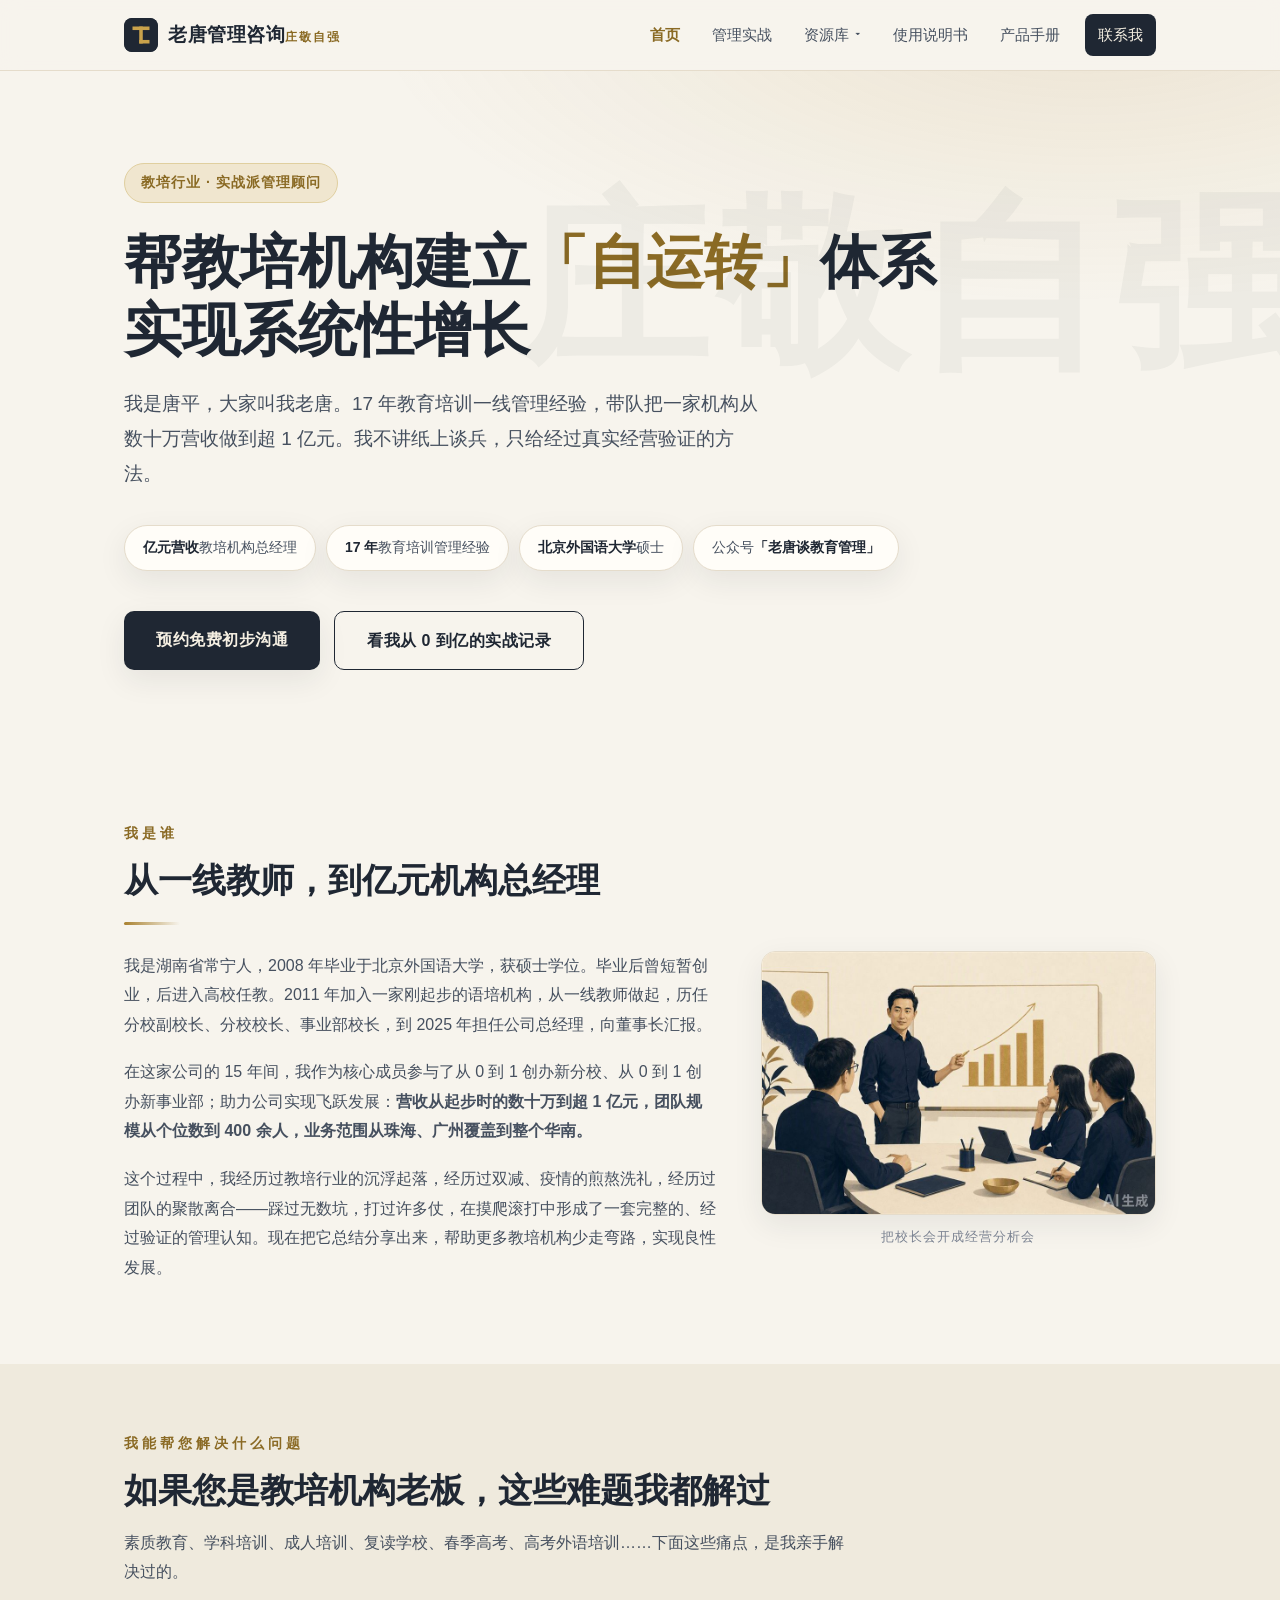
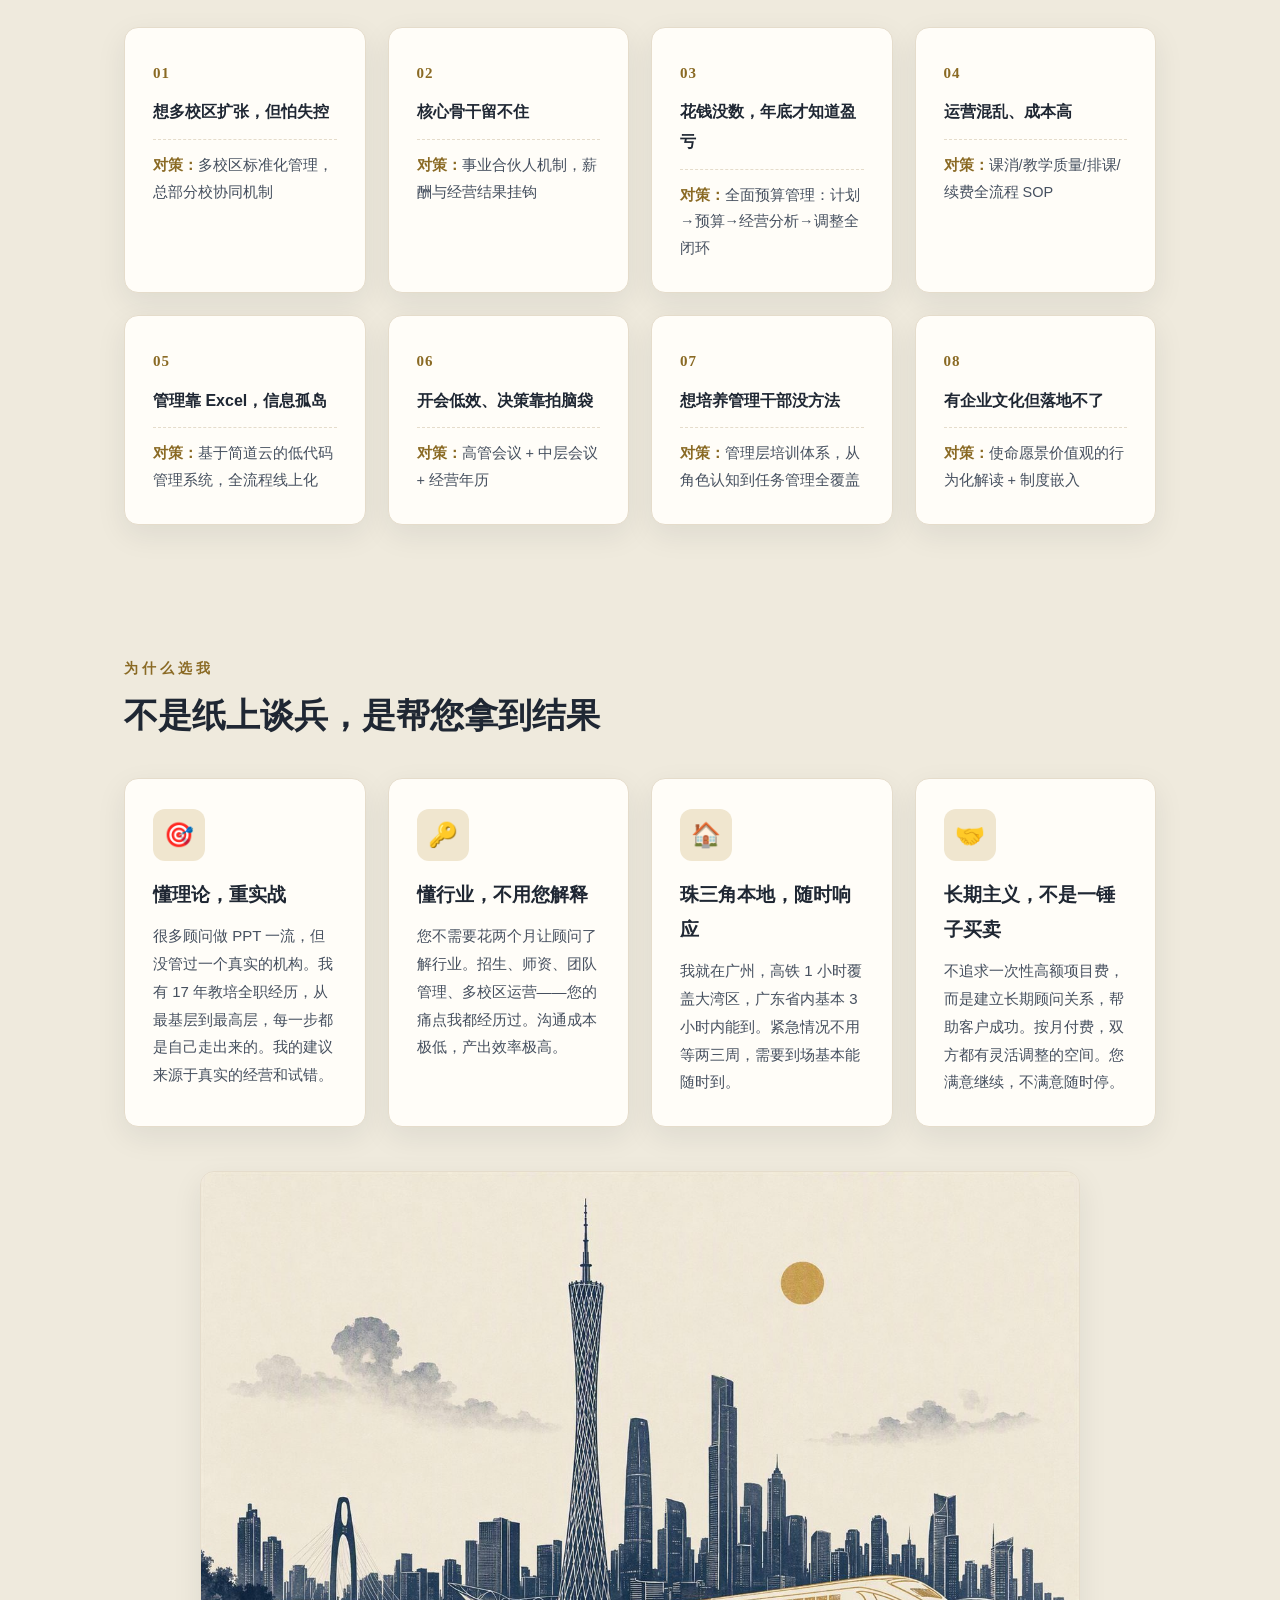
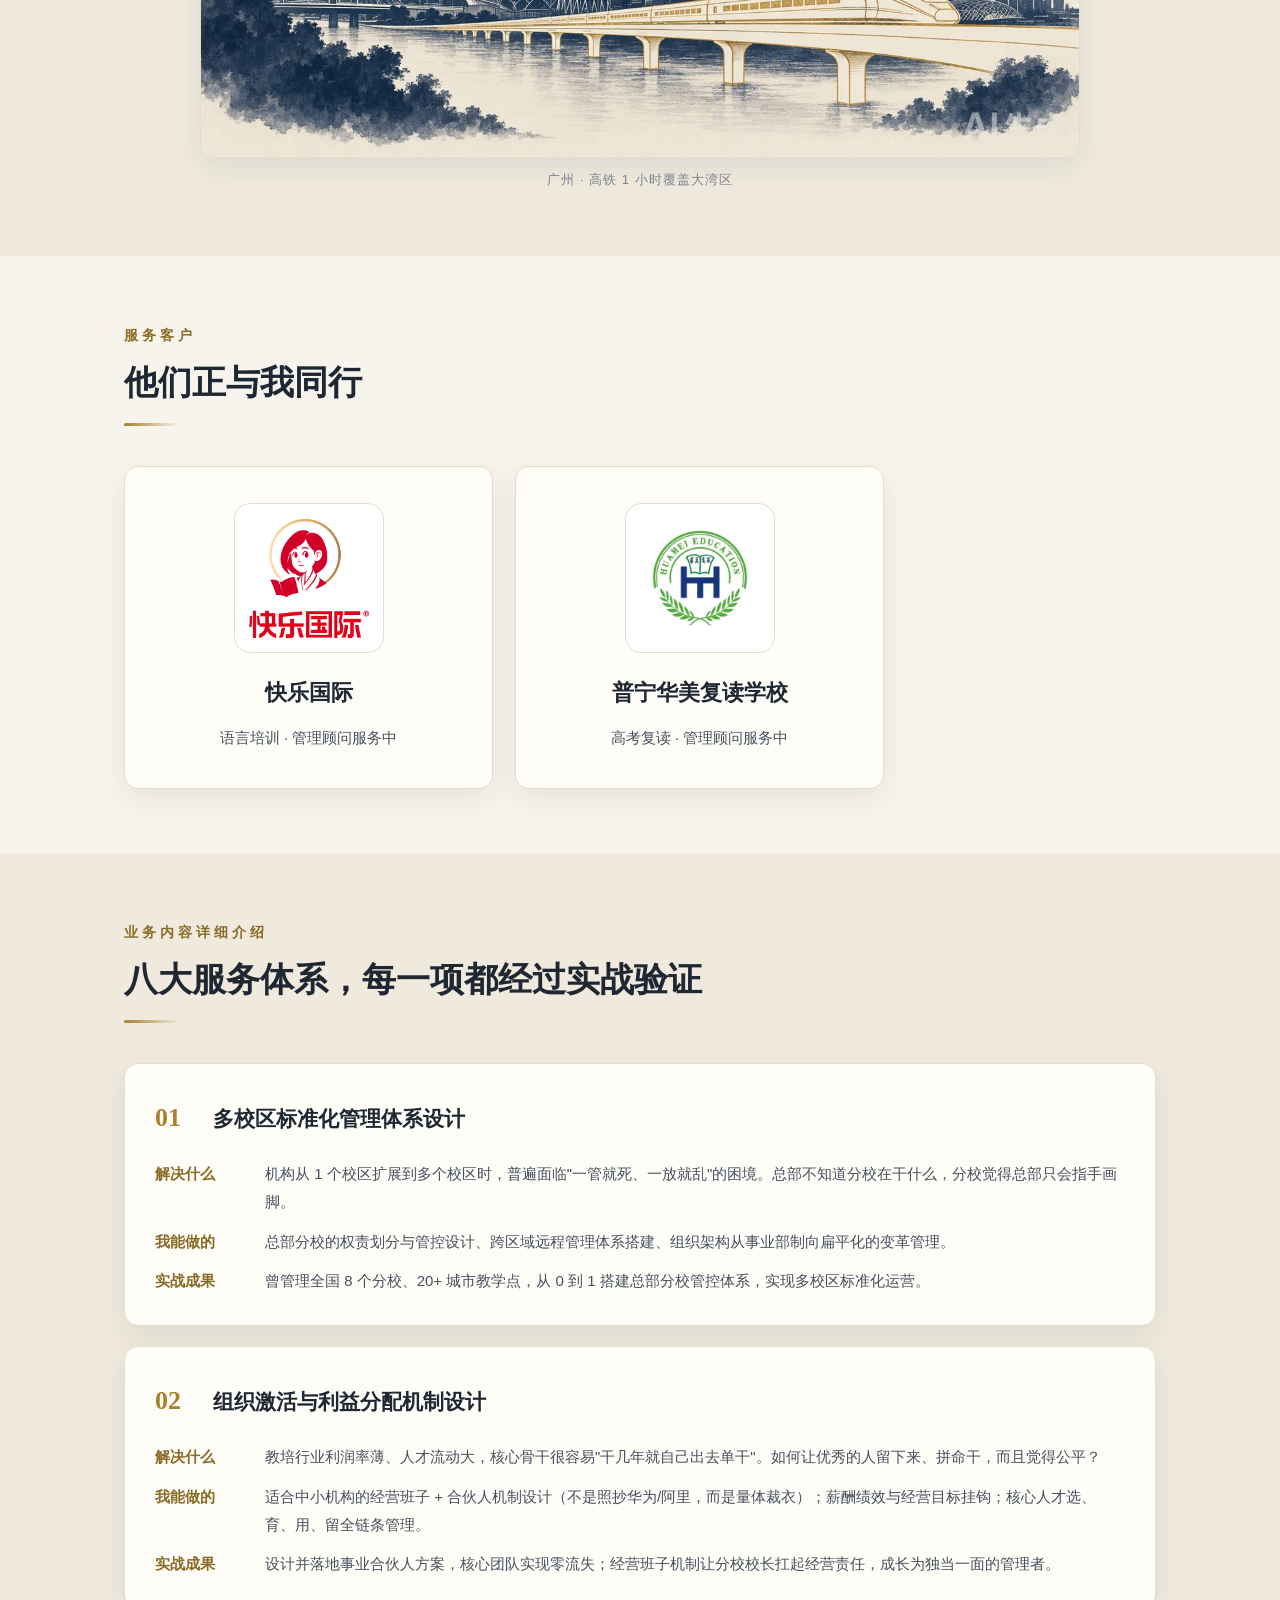
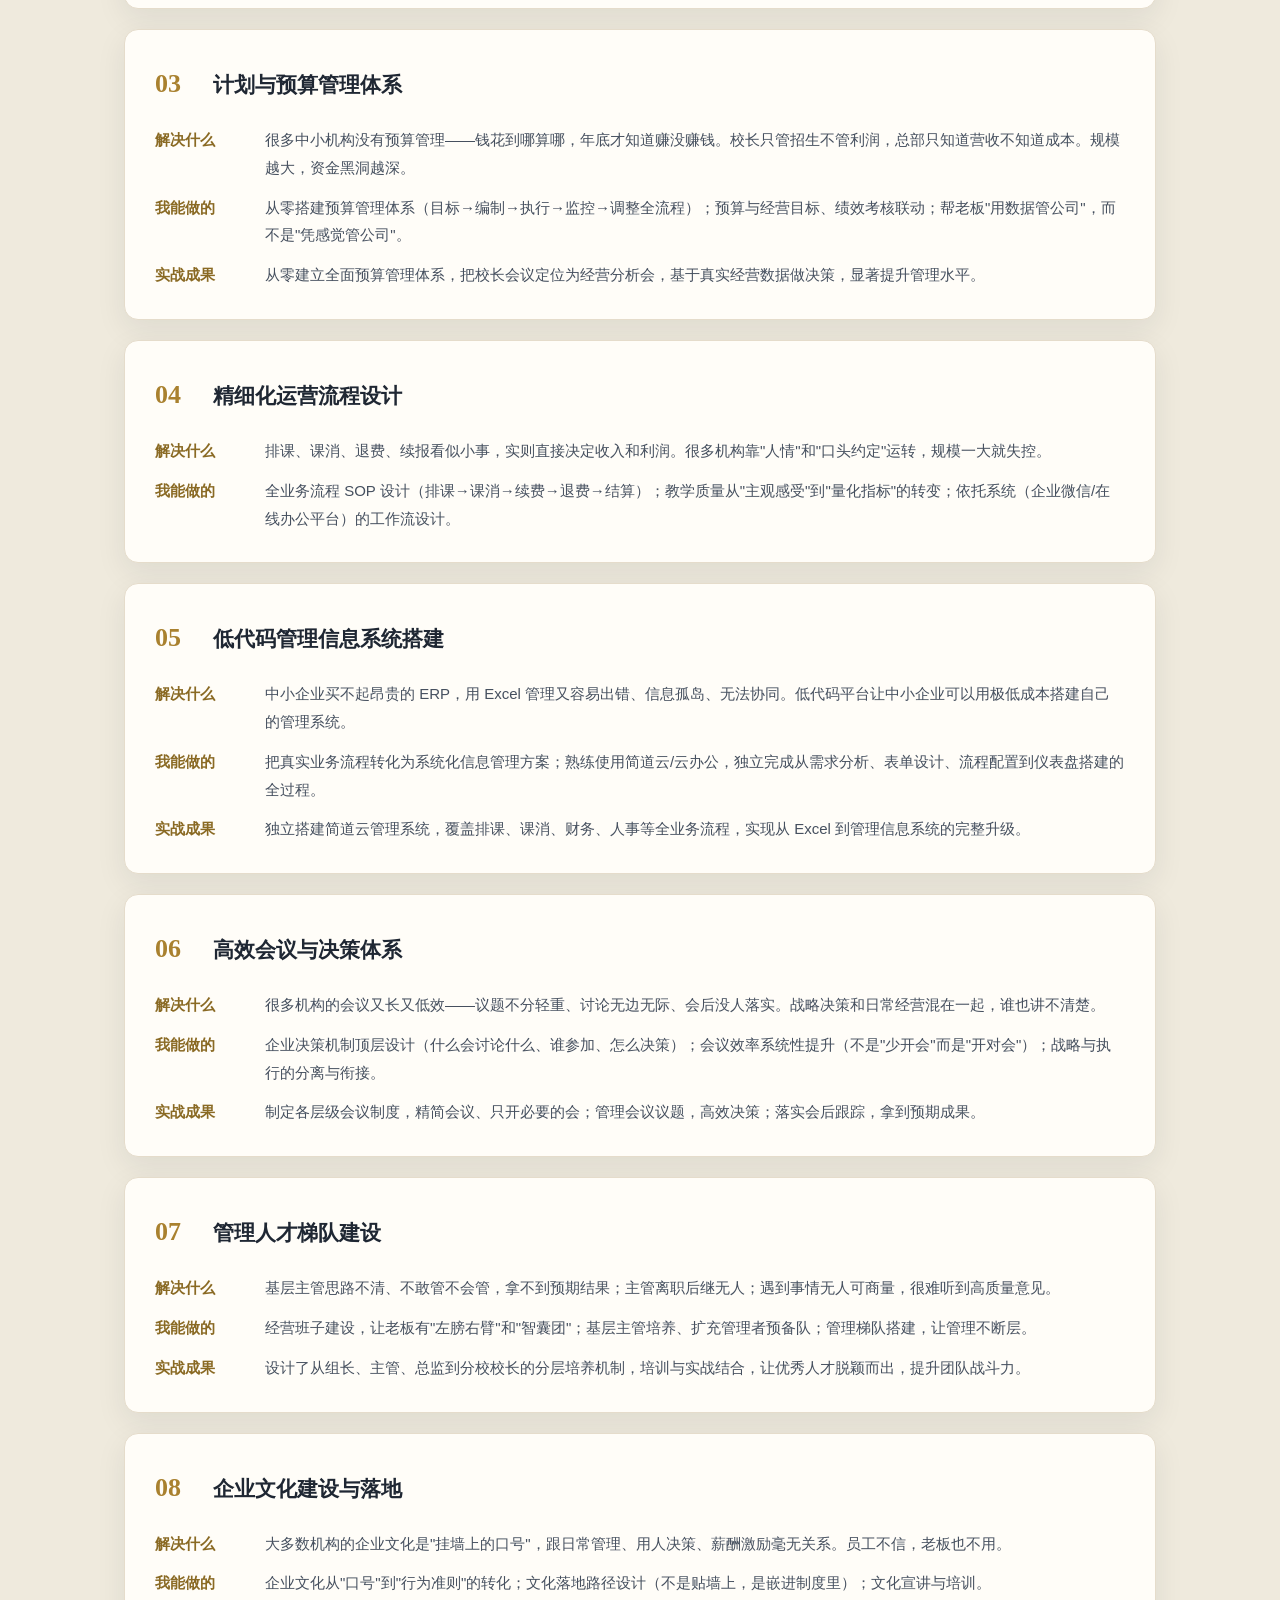
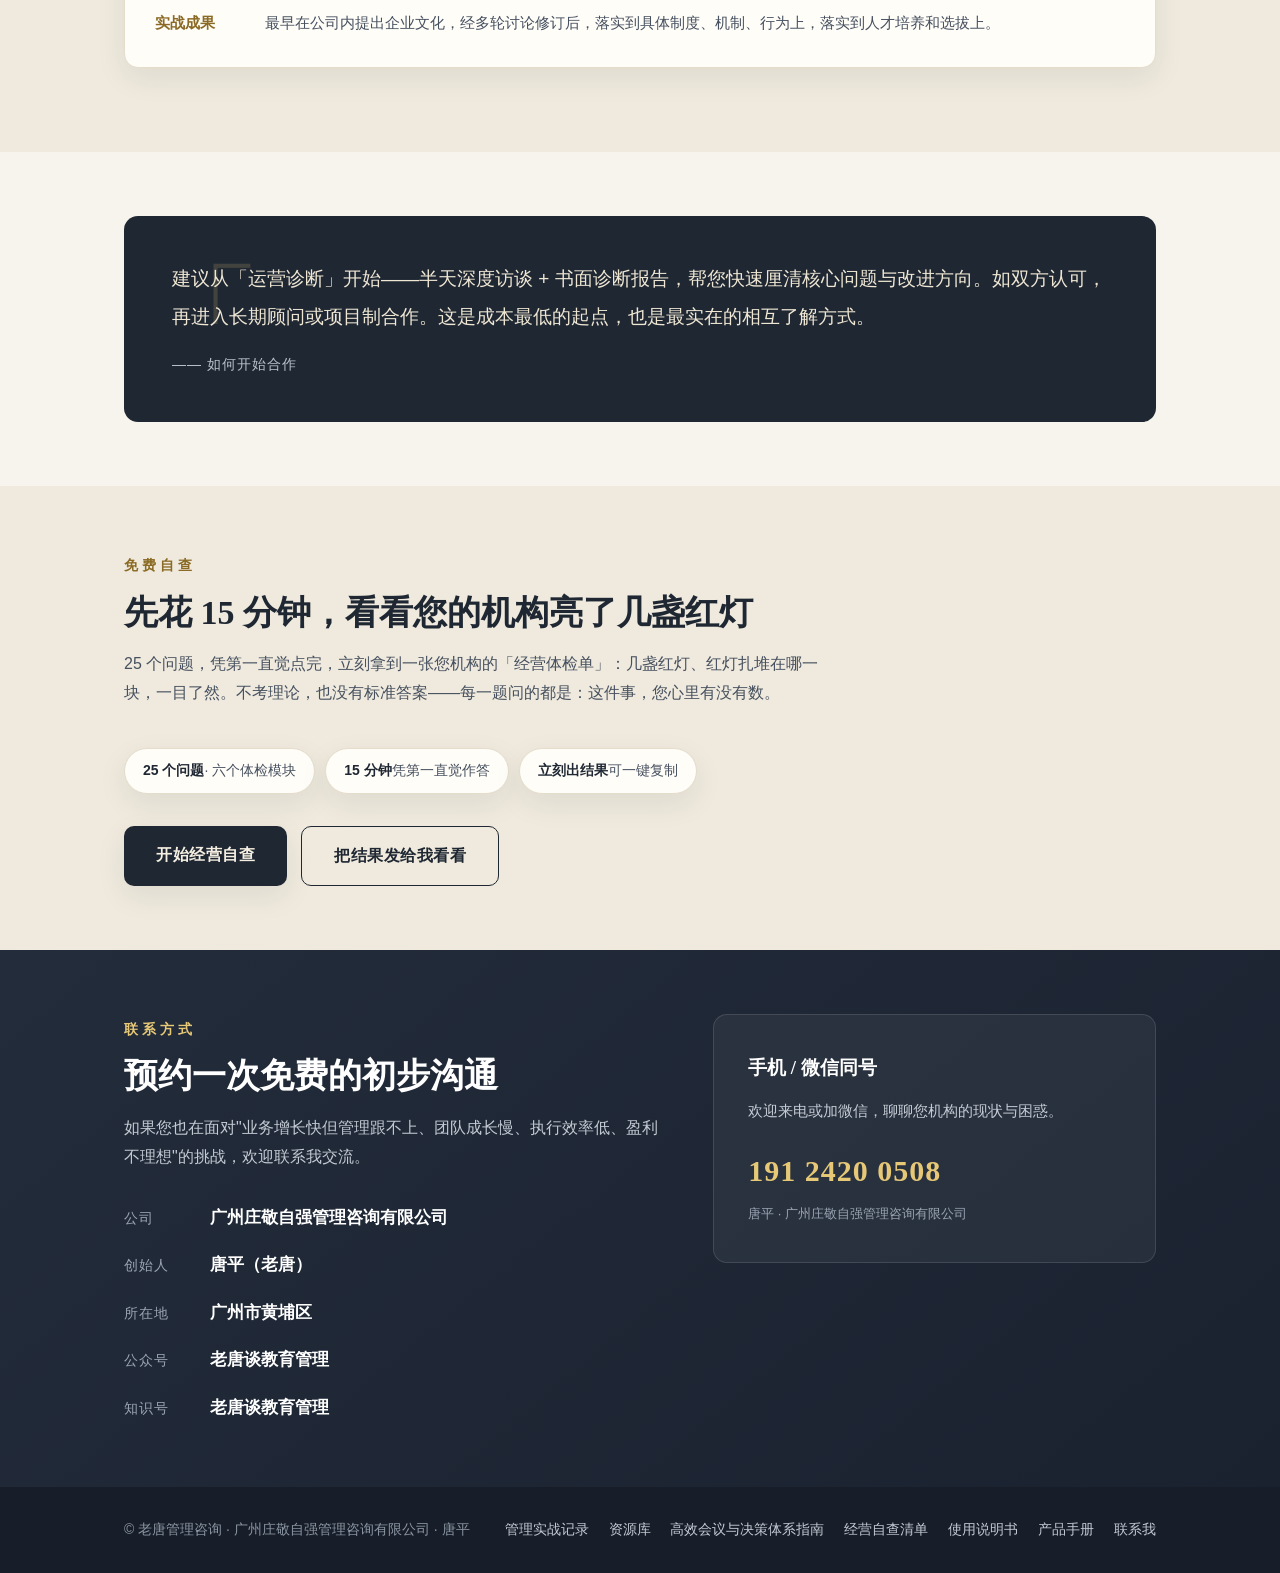
<file: index.html>
<!DOCTYPE html>
<html lang="zh-CN">
<head>
<meta charset="UTF-8">
<meta name="viewport" content="width=device-width, initial-scale=1.0">
<meta name="color-scheme" content="light dark">
<meta name="theme-color" media="(prefers-color-scheme: light)" content="#f7f4ed">
<meta name="theme-color" media="(prefers-color-scheme: dark)" content="#12151b">
<title>老唐管理咨询 · 教培行业实战派管理顾问 | 唐平</title>
<meta name="description" content="唐平（老唐），17年教育培训管理经验，亿元营收教培机构总经理。为教培机构提供多校区管理、预算体系、组织激活、数字化等实战管理咨询服务。">
<meta property="og:type" content="website">
<meta property="og:site_name" content="老唐管理咨询">
<meta property="og:title" content="老唐管理咨询 · 教培行业实战派管理顾问 | 唐平">
<meta property="og:description" content="唐平（老唐），17年教育培训管理经验，亿元营收教培机构总经理。为教培机构提供多校区管理、预算体系、组织激活、数字化等实战管理咨询服务。">
<meta property="og:url" content="https://kuaieltang.github.io/">
<meta property="og:image" content="https://kuaieltang.github.io/img-skyline.jpg">
<meta property="og:locale" content="zh_CN">
<link rel="icon" type="image/svg+xml" href="logo.svg">
<link rel="icon" type="image/png" sizes="64x64" href="logo-64.png">
<link rel="stylesheet" href="style.css">
<!-- 百度统计 -->
<script>
var _hmt = _hmt || [];
(function() {
  var hm = document.createElement("script");
  hm.src = "https://hm.baidu.com/hm.js?043c0b5ba553f957fb49d6e25bbfd659";
  var s = document.getElementsByTagName("script")[0];
  s.parentNode.insertBefore(hm, s);
})();
</script>
</head>
<body>

<nav class="nav">
  <div class="nav-inner">
    <a class="brand" href="index.html">
      <img class="seal" src="logo.svg" alt="老唐管理咨询">
      <span>老唐管理咨询<small>庄敬自强</small></span>
    </a>
    <div class="nav-links">
      <a href="index.html" class="active">首页</a>
      <a href="record.html">管理实战</a>
      <div class="nav-drop">
        <a class="nav-drop-btn" href="library.html">资源库 <span class="caret">&#9662;</span></a>
        <div class="nav-drop-menu" id="nav-res">
          <a href="library.html"><span class="t">资源库总览</span><span class="d">全部资料一览</span></a>
          <a href="decision-system.html"><span class="t">教培机构经营决策系统（PDF 版）</span><span class="d">33 页 · 可搜索</span></a>
          <a href="decision-deck.html"><span class="t">经营决策体系 · 放映版</span><span class="d">75 屏 · 投影或阅读</span></a>
          <a href="meeting.html"><span class="t">高效会议与决策体系指南</span><span class="d">38 屏放映版 · 投影讲解用</span></a>
          <a href="meeting-read.html"><span class="t">会议指南 · 图文阅读版</span><span class="d">手机可读 · 含 9 张图示</span></a>
          <a href="selfcheck.html"><span class="t">经营自查清单</span><span class="d">25 题红黄绿灯自测</span></a>
        </div>
      </div>
      <a href="manual.html">使用说明书</a>
      <a href="plan.html">产品手册</a>
      <a href="#contact" class="btn-mini">联系我</a>
    </div>
  </div>
</nav>

<header class="hero">
  <div class="wrap">
    <span class="hero-tag">教培行业 · 实战派管理顾问</span>
    <h1>帮教培机构建立<span class="accent">「自运转」</span>体系<br>实现系统性增长</h1>
    <p class="hero-sub">我是唐平，大家叫我老唐。17 年教育培训一线管理经验，带队把一家机构从数十万营收做到超 1 亿元。我不讲纸上谈兵，只给经过真实经营验证的方法。</p>
    <div class="chips">
      <span class="chip"><b>亿元营收</b>教培机构总经理</span>
      <span class="chip"><b>17 年</b>教育培训管理经验</span>
      <span class="chip"><b>北京外国语大学</b>硕士</span>
      <span class="chip">公众号<b>「老唐谈教育管理」</b></span>
    </div>
    <div class="hero-cta">
      <a href="#contact" class="btn btn-primary">预约免费初步沟通</a>
      <a href="record.html" class="btn btn-ghost">看我从 0 到亿的实战记录</a>
    </div>
  </div>
</header>

<section id="who">
  <div class="wrap">
    <span class="eyebrow">我是谁</span>
    <h2 class="section-title">从一线教师，到亿元机构总经理</h2>
    <div class="rule"></div>
    <div class="who-grid">
      <div class="prose">
      <p>我是湖南省常宁人，2008 年毕业于北京外国语大学，获硕士学位。毕业后曾短暂创业，后进入高校任教。2011 年加入一家刚起步的语培机构，从一线教师做起，历任分校副校长、分校校长、事业部校长，到 2025 年担任公司总经理，向董事长汇报。</p>
      <p>在这家公司的 15 年间，我作为核心成员参与了从 0 到 1 创办新分校、从 0 到 1 创办新事业部；助力公司实现飞跃发展：<b>营收从起步时的数十万到超 1 亿元，团队规模从个位数到 400 余人，业务范围从珠海、广州覆盖到整个华南。</b></p>
      <p>这个过程中，我经历过教培行业的沉浮起落，经历过双减、疫情的煎熬洗礼，经历过团队的聚散离合——踩过无数坑，打过许多仗，在摸爬滚打中形成了一套完整的、经过验证的管理认知。现在把它总结分享出来，帮助更多教培机构少走弯路，实现良性发展。</p>
      </div>
      <figure class="figure">
        <img src="img-meeting.jpg" alt="经营分析会现场">
        <figcaption>把校长会开成经营分析会</figcaption>
      </figure>
    </div>
  </div>
</section>

<section id="problems" class="section-alt">
  <div class="wrap">
    <span class="eyebrow">我能帮您解决什么问题</span>
    <h2 class="section-title">如果您是教培机构老板，这些难题我都解过</h2>
    <p class="section-lead">素质教育、学科培训、成人培训、复读学校、春季高考、高考外语培训……下面这些痛点，是我亲手解决过的。</p>
    <div class="grid grid-4">
      <div class="card pc"><span class="no">01</span><div class="pain" style="margin-top:10px;">想多校区扩张，但怕失控</div><div class="fix"><b>对策：</b>多校区标准化管理，总部分校协同机制</div></div>
      <div class="card pc"><span class="no">02</span><div class="pain" style="margin-top:10px;">核心骨干留不住</div><div class="fix"><b>对策：</b>事业合伙人机制，薪酬与经营结果挂钩</div></div>
      <div class="card pc"><span class="no">03</span><div class="pain" style="margin-top:10px;">花钱没数，年底才知道盈亏</div><div class="fix"><b>对策：</b>全面预算管理：计划→预算→经营分析→调整全闭环</div></div>
      <div class="card pc"><span class="no">04</span><div class="pain" style="margin-top:10px;">运营混乱、成本高</div><div class="fix"><b>对策：</b>课消/教学质量/排课/续费全流程 SOP</div></div>
      <div class="card pc"><span class="no">05</span><div class="pain" style="margin-top:10px;">管理靠 Excel，信息孤岛</div><div class="fix"><b>对策：</b>基于简道云的低代码管理系统，全流程线上化</div></div>
      <div class="card pc"><span class="no">06</span><div class="pain" style="margin-top:10px;">开会低效、决策靠拍脑袋</div><div class="fix"><b>对策：</b>高管会议 + 中层会议 + 经营年历</div></div>
      <div class="card pc"><span class="no">07</span><div class="pain" style="margin-top:10px;">想培养管理干部没方法</div><div class="fix"><b>对策：</b>管理层培训体系，从角色认知到任务管理全覆盖</div></div>
      <div class="card pc"><span class="no">08</span><div class="pain" style="margin-top:10px;">有企业文化但落地不了</div><div class="fix"><b>对策：</b>使命愿景价值观的行为化解读 + 制度嵌入</div></div>
    </div>
  </div>
</section>

<section id="why" class="section-alt">
  <div class="wrap">
    <span class="eyebrow">为什么选我</span>
    <h2 class="section-title">不是纸上谈兵，是帮您拿到结果</h2>
    <div class="grid grid-4" style="margin-top:40px;">
      <div class="card why"><div class="ico">🎯</div><h3>懂理论，重实战</h3><p>很多顾问做 PPT 一流，但没管过一个真实的机构。我有 17 年教培全职经历，从最基层到最高层，每一步都是自己走出来的。我的建议来源于真实的经营和试错。</p></div>
      <div class="card why"><div class="ico">🔑</div><h3>懂行业，不用您解释</h3><p>您不需要花两个月让顾问了解行业。招生、师资、团队管理、多校区运营——您的痛点我都经历过。沟通成本极低，产出效率极高。</p></div>
      <div class="card why"><div class="ico">🏠</div><h3>珠三角本地，随时响应</h3><p>我就在广州，高铁 1 小时覆盖大湾区，广东省内基本 3 小时内能到。紧急情况不用等两三周，需要到场基本能随时到。</p></div>
      <div class="card why"><div class="ico">🤝</div><h3>长期主义，不是一锤子买卖</h3><p>不追求一次性高额项目费，而是建立长期顾问关系，帮助客户成功。按月付费，双方都有灵活调整的空间。您满意继续，不满意随时停。</p></div>
    </div>
    <figure class="figure figure-band">
      <img src="img-skyline.jpg" alt="广州天际线与高铁">
      <figcaption>广州 · 高铁 1 小时覆盖大湾区</figcaption>
    </figure>
  </div>
</section>

<section id="clients">
  <div class="wrap">
    <span class="eyebrow">服务客户</span>
    <h2 class="section-title">他们正与我同行</h2>
    <div class="rule"></div>
    <div class="grid grid-2" style="margin-top:40px;max-width:760px;">
      <div class="card client">
        <div class="client-logo"><img src="logo-kuaile.png" alt="快乐国际 logo"></div>
        <h3>快乐国际</h3>
        <p>语言培训 · 管理顾问服务中</p>
      </div>
      <div class="card client">
        <div class="client-logo"><img src="logo-huamei.jpg" alt="普宁华美复读学校 logo"></div>
        <h3>普宁华美复读学校</h3>
        <p>高考复读 · 管理顾问服务中</p>
      </div>
    </div>
  </div>
</section>

<section id="detail" class="section-alt">
  <div class="wrap">
    <span class="eyebrow">业务内容详细介绍</span>
    <h2 class="section-title">八大服务体系，每一项都经过实战验证</h2>
    <div class="rule"></div>

    <div style="margin-top:40px;">
      <div class="detail">
        <div class="detail-head"><span class="dno">01</span><h3>多校区标准化管理体系设计</h3></div>
        <div class="detail-rows">
          <div class="drow"><span class="k">解决什么</span><span class="v">机构从 1 个校区扩展到多个校区时，普遍面临"一管就死、一放就乱"的困境。总部不知道分校在干什么，分校觉得总部只会指手画脚。</span></div>
          <div class="drow"><span class="k">我能做的</span><span class="v">总部分校的权责划分与管控设计、跨区域远程管理体系搭建、组织架构从事业部制向扁平化的变革管理。</span></div>
          <div class="drow"><span class="k">实战成果</span><span class="v">曾管理全国 8 个分校、20+ 城市教学点，从 0 到 1 搭建总部分校管控体系，实现多校区标准化运营。</span></div>
        </div>
      </div>

      <div class="detail">
        <div class="detail-head"><span class="dno">02</span><h3>组织激活与利益分配机制设计</h3></div>
        <div class="detail-rows">
          <div class="drow"><span class="k">解决什么</span><span class="v">教培行业利润率薄、人才流动大，核心骨干很容易"干几年就自己出去单干"。如何让优秀的人留下来、拼命干，而且觉得公平？</span></div>
          <div class="drow"><span class="k">我能做的</span><span class="v">适合中小机构的经营班子 + 合伙人机制设计（不是照抄华为/阿里，而是量体裁衣）；薪酬绩效与经营目标挂钩；核心人才选、育、用、留全链条管理。</span></div>
          <div class="drow"><span class="k">实战成果</span><span class="v">设计并落地事业合伙人方案，核心团队实现零流失；经营班子机制让分校校长扛起经营责任，成长为独当一面的管理者。</span></div>
        </div>
      </div>

      <div class="detail">
        <div class="detail-head"><span class="dno">03</span><h3>计划与预算管理体系</h3></div>
        <div class="detail-rows">
          <div class="drow"><span class="k">解决什么</span><span class="v">很多中小机构没有预算管理——钱花到哪算哪，年底才知道赚没赚钱。校长只管招生不管利润，总部只知道营收不知道成本。规模越大，资金黑洞越深。</span></div>
          <div class="drow"><span class="k">我能做的</span><span class="v">从零搭建预算管理体系（目标→编制→执行→监控→调整全流程）；预算与经营目标、绩效考核联动；帮老板"用数据管公司"，而不是"凭感觉管公司"。</span></div>
          <div class="drow"><span class="k">实战成果</span><span class="v">从零建立全面预算管理体系，把校长会议定位为经营分析会，基于真实经营数据做决策，显著提升管理水平。</span></div>
        </div>
      </div>

      <div class="detail">
        <div class="detail-head"><span class="dno">04</span><h3>精细化运营流程设计</h3></div>
        <div class="detail-rows">
          <div class="drow"><span class="k">解决什么</span><span class="v">排课、课消、退费、续报看似小事，实则直接决定收入和利润。很多机构靠"人情"和"口头约定"运转，规模一大就失控。</span></div>
          <div class="drow"><span class="k">我能做的</span><span class="v">全业务流程 SOP 设计（排课→课消→续费→退费→结算）；教学质量从"主观感受"到"量化指标"的转变；依托系统（企业微信/在线办公平台）的工作流设计。</span></div>
        </div>
      </div>

      <div class="detail">
        <div class="detail-head"><span class="dno">05</span><h3>低代码管理信息系统搭建</h3></div>
        <div class="detail-rows">
          <div class="drow"><span class="k">解决什么</span><span class="v">中小企业买不起昂贵的 ERP，用 Excel 管理又容易出错、信息孤岛、无法协同。低代码平台让中小企业可以用极低成本搭建自己的管理系统。</span></div>
          <div class="drow"><span class="k">我能做的</span><span class="v">把真实业务流程转化为系统化信息管理方案；熟练使用简道云/云办公，独立完成从需求分析、表单设计、流程配置到仪表盘搭建的全过程。</span></div>
          <div class="drow"><span class="k">实战成果</span><span class="v">独立搭建简道云管理系统，覆盖排课、课消、财务、人事等全业务流程，实现从 Excel 到管理信息系统的完整升级。</span></div>
        </div>
      </div>

      <div class="detail">
        <div class="detail-head"><span class="dno">06</span><h3>高效会议与决策体系</h3></div>
        <div class="detail-rows">
          <div class="drow"><span class="k">解决什么</span><span class="v">很多机构的会议又长又低效——议题不分轻重、讨论无边无际、会后没人落实。战略决策和日常经营混在一起，谁也讲不清楚。</span></div>
          <div class="drow"><span class="k">我能做的</span><span class="v">企业决策机制顶层设计（什么会讨论什么、谁参加、怎么决策）；会议效率系统性提升（不是"少开会"而是"开对会"）；战略与执行的分离与衔接。</span></div>
          <div class="drow"><span class="k">实战成果</span><span class="v">制定各层级会议制度，精简会议、只开必要的会；管理会议议题，高效决策；落实会后跟踪，拿到预期成果。</span></div>
        </div>
      </div>

      <div class="detail">
        <div class="detail-head"><span class="dno">07</span><h3>管理人才梯队建设</h3></div>
        <div class="detail-rows">
          <div class="drow"><span class="k">解决什么</span><span class="v">基层主管思路不清、不敢管不会管，拿不到预期结果；主管离职后继无人；遇到事情无人可商量，很难听到高质量意见。</span></div>
          <div class="drow"><span class="k">我能做的</span><span class="v">经营班子建设，让老板有"左膀右臂"和"智囊团"；基层主管培养、扩充管理者预备队；管理梯队搭建，让管理不断层。</span></div>
          <div class="drow"><span class="k">实战成果</span><span class="v">设计了从组长、主管、总监到分校校长的分层培养机制，培训与实战结合，让优秀人才脱颖而出，提升团队战斗力。</span></div>
        </div>
      </div>

      <div class="detail">
        <div class="detail-head"><span class="dno">08</span><h3>企业文化建设与落地</h3></div>
        <div class="detail-rows">
          <div class="drow"><span class="k">解决什么</span><span class="v">大多数机构的企业文化是"挂墙上的口号"，跟日常管理、用人决策、薪酬激励毫无关系。员工不信，老板也不用。</span></div>
          <div class="drow"><span class="k">我能做的</span><span class="v">企业文化从"口号"到"行为准则"的转化；文化落地路径设计（不是贴墙上，是嵌进制度里）；文化宣讲与培训。</span></div>
          <div class="drow"><span class="k">实战成果</span><span class="v">最早在公司内提出企业文化，经多轮讨论修订后，落实到具体制度、机制、行为上，落实到人才培养和选拔上。</span></div>
        </div>
      </div>
    </div>
  </div>
</section>

<section>
  <div class="wrap">
    <div class="quote">
      <p>建议从「运营诊断」开始——半天深度访谈 + 书面诊断报告，帮您快速厘清核心问题与改进方向。如双方认可，再进入长期顾问或项目制合作。这是成本最低的起点，也是最实在的相互了解方式。</p>
      <div class="src">—— 如何开始合作</div>
    </div>
  </div>
</section>

<section id="selfcheck" class="section-alt">
  <div class="wrap">
    <span class="eyebrow">免费自查</span>
    <h2 class="section-title">先花 15 分钟，看看您的机构亮了几盏红灯</h2>
    <p class="section-lead">25 个问题，凭第一直觉点完，立刻拿到一张您机构的「经营体检单」：几盏红灯、红灯扎堆在哪一块，一目了然。不考理论，也没有标准答案——每一题问的都是：这件事，您心里有没有数。</p>
    <div class="chips" style="margin-bottom:32px;">
      <span class="chip"><b>25 个问题</b>· 六个体检模块</span>
      <span class="chip"><b>15 分钟</b>凭第一直觉作答</span>
      <span class="chip"><b>立刻出结果</b>可一键复制</span>
    </div>
    <div class="hero-cta">
      <a href="selfcheck.html" class="btn btn-primary">开始经营自查</a>
      <a href="index.html#contact" class="btn btn-ghost">把结果发给我看看</a>
    </div>
  </div>
</section>

<section id="contact" class="contact">
  <div class="wrap">
    <div class="contact-grid">
      <div>
        <span class="eyebrow" style="color:#e6c877;">联系方式</span>
        <h2 class="section-title">预约一次免费的初步沟通</h2>
        <p class="lead">如果您也在面对"业务增长快但管理跟不上、团队成长慢、执行效率低、盈利不理想"的挑战，欢迎联系我交流。</p>
        <ul class="contact-list">
          <li><span class="k">公司</span><span class="v">广州庄敬自强管理咨询有限公司</span></li>
          <li><span class="k">创始人</span><span class="v">唐平（老唐）</span></li>
          <li><span class="k">所在地</span><span class="v">广州市黄埔区</span></li>
          <li><span class="k">公众号</span><span class="v">老唐谈教育管理</span></li>
          <li><span class="k">知识号</span><span class="v">老唐谈教育管理</span></li>
        </ul>
      </div>
      <div class="contact-card">
        <h3>手机 / 微信同号</h3>
        <p>欢迎来电或加微信，聊聊您机构的现状与困惑。</p>
        <div class="big">&#49;&#57;&#49; &#50;&#52;&#50;&#48; &#48;&#53;&#48;&#56;</div>
        <div class="note">唐平 · 广州庄敬自强管理咨询有限公司</div>
      </div>
    </div>
  </div>
</section>

<footer>
  <div class="wrap">
    <span>© 老唐管理咨询 · 广州庄敬自强管理咨询有限公司 · 唐平</span>
    <span>
      <a href="record.html">管理实战记录</a>
      <a href="library.html">资源库</a>
      <a href="meeting.html">高效会议与决策体系指南</a>
      <a href="selfcheck.html">经营自查清单</a>
      <a href="manual.html">使用说明书</a>
      <a href="plan.html">产品手册</a>
      <a href="#contact">联系我</a>
    </span>
  </div>
</footer>

<script src="nav.js"></script>

</body>
</html>
</file>
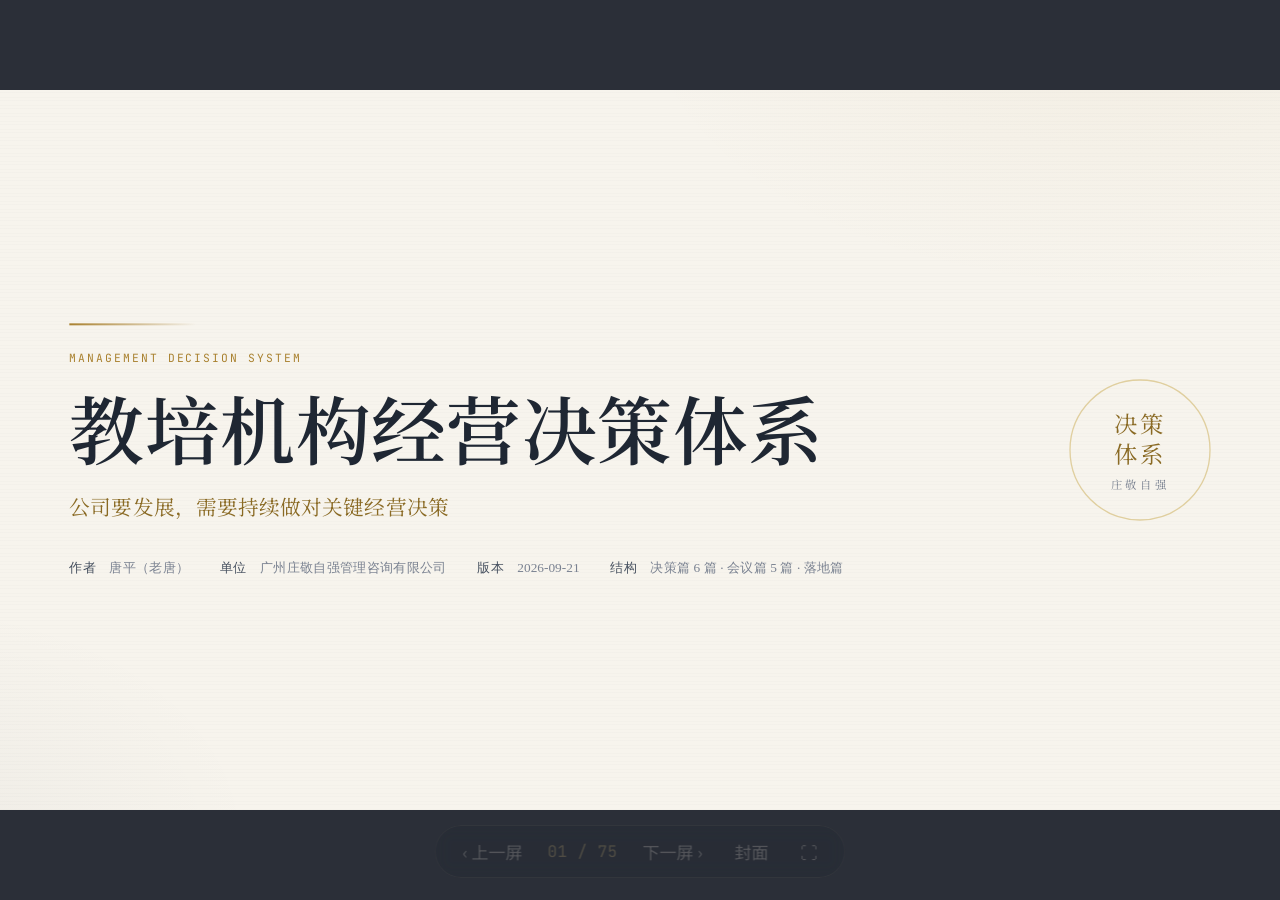
<file: decision-deck.html>
<!DOCTYPE html>
<html lang="zh-CN">
<head>
<meta charset="UTF-8">
<meta name="viewport" content="width=device-width, initial-scale=1.0">
<title>教培机构经营决策体系 · 放映版｜唐平（老唐）</title>
<meta name="description" content="公司要发展，需要持续做对关键经营决策。会议是决策的载体。教培机构经营决策体系：决策篇 6 篇 + 会议篇 5 篇 + 落地篇与附录工具。唐平（老唐）｜广州庄敬自强管理咨询有限公司。">
<meta name="author" content="唐平（老唐）｜广州庄敬自强管理咨询有限公司">
<link rel="preconnect" href="https://fonts.googleapis.com">
<link rel="preconnect" href="https://fonts.gstatic.com" crossorigin>
<link href="https://fonts.googleapis.com/css2?family=Noto+Serif+SC:wght@400;500;600;700&family=Noto+Sans+SC:wght@300;400;500;700&family=JetBrains+Mono:wght@400;500&display=swap" rel="stylesheet">
<style>
/* ============================================================
   设计令牌：纸 + 墨 + 金（唯一来源 = 网站 style.css 的 :root）
   ============================================================ */
:root{
  --paper:#f7f4ed;      /* 纸底 */
  --paper2:#efeadd;     /* 交替底 */
  --card:#fffdf8;       /* 卡片底 */
  --ink:#1f2733;        /* 墨 */
  --ink2:#46505f;       /* 次级 */
  --ink3:#7a8291;       /* 弱化 */
  --gold:#a9812f;       /* 主金 */
  --gold-d:#8a6a24;     /* 深金 */
  --gold-pale:#f0e6cf;  /* 金浅底 */
  --gold-line:#e0cf9f;  /* 金边框 */
  --rule:#e5dccb;       /* 分隔线 */
  --panel:#1f2733;      /* 深墨面板 */
  --panel-fg:#f5efe2;
  --panel-num:#e6c877;
  --green:#3f7d58;      /* 档位语义色（保留） */
  --amber:#b8862b;
  --red:#a6392b;

  --serif:'Noto Serif SC',"Songti SC","SimSun",serif;
  --sans:'Noto Sans SC',"PingFang SC","Microsoft YaHei",sans-serif;
  --mono:'JetBrains Mono',ui-monospace,monospace;

  --stage-bg:#2b2f38;
  --slide-bg:var(--paper);
  --maxw:1560px;
  --ease:cubic-bezier(.16,1,.3,1);
}

/* ============================================================
   固定 1920x1080 舞台（含 viewport-base 规则）
   ============================================================ */
*{margin:0;padding:0;box-sizing:border-box}
html,body{width:100%;height:100%;margin:0;overflow:hidden;background:var(--stage-bg)}
.deck-viewport{position:fixed;inset:0;overflow:hidden;background:var(--stage-bg)}
/* transform-origin 取舞台几何中心（绝对像素，不随 left/top 漂移）：
   于是「元素中心 = origin + translate」，横竖屏共用同一套居中公式。
   ⚠️ 不要用 50% 50%（语义随元素尺寸漂移），也不要用回 0 0 —— 见 JS 里 scale()。 */
.deck-stage{position:absolute;left:0;top:0;width:1920px;height:1080px;overflow:hidden;
  transform-origin:960px 540px;background:var(--slide-bg)}
.slide{position:absolute;inset:0;width:1920px;height:1080px;overflow:hidden;display:block;
  visibility:hidden;opacity:0;pointer-events:none;background:var(--slide-bg)}
.slide.active,.slide.visible{visibility:visible;opacity:1;pointer-events:auto;z-index:1}
img,video,canvas,svg{max-width:100%;max-height:100%}
.deck-controls{position:fixed;left:50%;bottom:22px;transform:translateX(-50%);z-index:1000}

/* ============================================================
   纸纹：极淡的横向纤维 + 角落暖光，让纸底不至于死板
   ============================================================ */
.slide::before{
  content:'';position:absolute;inset:0;pointer-events:none;
  background:
    radial-gradient(1200px 700px at 88% -12%,rgba(169,129,47,.055),transparent 62%),
    radial-gradient(900px 600px at -8% 104%,rgba(31,39,51,.038),transparent 60%),
    repeating-linear-gradient(0deg,rgba(31,39,51,.016) 0 1px,transparent 1px 4px);
}
.slide>*{position:relative;z-index:1}

/* ============================================================
   通用版心与页眉页脚
   定位：发给别人阅读（高密度 / 阅读优先）
   —— 版心压低、留白收紧，一屏承载 4~8 条要点 / 4~6 张卡片。
   ============================================================ */
.pad{position:absolute;inset:0;padding:74px 104px 70px;display:flex;
  flex-direction:column;justify-content:center;overflow:hidden}
.pad>*{flex:0 0 auto}
/* 顶部标题区不参与居中，让整体在标题下方均匀分布 */
.pad.tight{justify-content:flex-start}
.hdr{position:absolute;left:104px;right:104px;top:40px;display:flex;
  align-items:baseline;justify-content:space-between;
  border-bottom:1px solid var(--rule);padding-bottom:12px}
.hdr .hz{font-family:var(--serif);font-size:19px;letter-spacing:.1em;color:var(--ink3)}
.hdr .hr{font-family:var(--mono);font-size:15px;letter-spacing:.16em;color:var(--gold)}
.ftr{position:absolute;left:104px;right:104px;bottom:32px;display:flex;
  align-items:center;justify-content:space-between;color:var(--ink3);font-size:15px}
.ftr .fl{font-family:var(--serif);letter-spacing:.06em}
.ftr .fn{font-family:var(--mono);font-size:15px;color:var(--gold);letter-spacing:.06em}

/* 标题层级 */
h1.title{font-family:var(--serif);font-weight:600;font-size:96px;line-height:1.18;
  letter-spacing:.01em;color:var(--ink)}
h2.sh{font-family:var(--serif);font-weight:600;font-size:46px;line-height:1.24;color:var(--ink)}
h3.hh{font-family:var(--serif);font-weight:600;font-size:33px;line-height:1.3;color:var(--ink)}
h4.h4{font-family:var(--serif);font-weight:600;font-size:26px;line-height:1.34;color:var(--ink)}
.kicker{font-family:var(--mono);font-size:17px;letter-spacing:.2em;color:var(--gold);
  text-transform:uppercase}
.lead{font-size:25px;line-height:1.72;color:var(--ink2)}
.body{font-size:22px;line-height:1.74;color:var(--ink2)}
.small{font-size:18px;line-height:1.66;color:var(--ink3)}
.smaller{font-size:16px;line-height:1.6;color:var(--ink3)}
b{font-weight:700;color:var(--ink)}
.goldline{height:2px;background:linear-gradient(90deg,var(--gold),rgba(169,129,47,0));border:0}

/* 卡片 / 强调块 */
.card{background:var(--card);border:1px solid var(--rule);border-radius:14px;padding:28px 32px}
.card.g{border-color:var(--gold-line);background:var(--gold-pale)}
.callout{background:var(--card);border-left:4px solid var(--gold);border-radius:0 12px 12px 0;
  padding:20px 26px;font-size:21px;line-height:1.7;color:var(--ink2)}
.note{background:var(--gold-pale);border:1px solid var(--gold-line);border-radius:12px;
  padding:20px 26px;font-size:21px;line-height:1.7;color:var(--ink2)}
.panel{background:var(--panel);color:var(--panel-fg);border-radius:14px;padding:34px 38px}
.panel .num{font-family:var(--mono);color:var(--panel-num)}
.quote{font-family:var(--serif);font-size:28px;line-height:1.66;color:var(--ink);
  padding-left:24px;border-left:4px solid var(--gold)}
.quote .src{display:block;margin-top:14px;font-family:var(--sans);font-size:19px;
  color:var(--ink3);font-weight:400}

/* 数字统计 */
.stat{font-family:var(--mono);font-size:56px;line-height:1;color:var(--gold);font-weight:500}
.stat-l{font-size:18px;color:var(--ink3);margin-top:8px;letter-spacing:.04em}

/* 列表 */
ul.tick{list-style:none}
ul.tick li{position:relative;padding-left:28px;margin-bottom:11px;font-size:22px;
  line-height:1.7;color:var(--ink2)}
ul.tick li::before{content:'';position:absolute;left:5px;top:.62em;width:8px;height:8px;
  border-radius:50%;background:var(--gold)}
ul.tick.sm li{font-size:20px;margin-bottom:9px;padding-left:25px}

/* 表格 */
table{width:100%;border-collapse:collapse;font-size:19px}
th,td{padding:12px 16px;text-align:left;border-bottom:1px solid var(--rule);
  vertical-align:top;line-height:1.56}
th{font-family:var(--serif);font-weight:600;color:var(--ink);background:var(--gold-pale);
  font-size:19px}
td{color:var(--ink2)}
tr:last-child td{border-bottom:0}
td.k{font-family:var(--serif);color:var(--ink);white-space:nowrap}
table.dense{font-size:17px}
table.dense th,table.dense td{padding:9px 13px;line-height:1.5}
table.dense th{font-size:17px}

/* ============================================================
   阅读优先新增组件
   ============================================================ */
/* 小节标题（屏内分栏的小标题） */
.sec-t{display:flex;align-items:center;gap:14px;margin-bottom:16px}
.sec-t .bar{width:4px;height:26px;background:var(--gold);border-radius:2px;flex:0 0 auto}
.sec-t .tt{font-family:var(--serif);font-size:26px;font-weight:600;color:var(--ink)}
.sec-t .tag{font-family:var(--mono);font-size:15px;color:var(--gold);letter-spacing:.12em}

/* 定义行（左词右释） */
.rows{display:flex;flex-direction:column}
.rows .r{display:flex;gap:22px;padding:14px 0;border-bottom:1px solid var(--rule)}
.rows .r:last-child{border-bottom:0}
.rows .r .k{flex:0 0 168px;font-family:var(--serif);font-size:21px;color:var(--gold-d);
  line-height:1.5}
.rows .r .v{flex:1;font-size:20px;line-height:1.66;color:var(--ink2)}
.rows .r .k.w{flex:0 0 226px}

/* 引文卡（作者 + 原文） */
.qcard{background:var(--card);border:1px solid var(--rule);border-radius:12px;
  padding:22px 26px;border-left:4px solid var(--gold)}
.qcard .q{font-family:var(--serif);font-size:21px;line-height:1.66;color:var(--ink)}
.qcard .s{margin-top:12px;font-size:17px;color:var(--ink3)}

/* 密排要点（两列） */
.two-col{display:grid;grid-template-columns:1fr 1fr;gap:12px 40px}

/* ============================================================
   动画
   ============================================================ */
.rv{opacity:0;transform:translateY(18px);
  transition:opacity .5s var(--ease),transform .5s var(--ease)}
.slide.visible .rv{opacity:1;transform:none}
.slide.visible .rv:nth-child(1){transition-delay:.04s}
.slide.visible .rv:nth-child(2){transition-delay:.08s}
.slide.visible .rv:nth-child(3){transition-delay:.12s}
.slide.visible .rv:nth-child(4){transition-delay:.16s}
.slide.visible .rv:nth-child(5){transition-delay:.20s}
.slide.visible .rv:nth-child(6){transition-delay:.24s}
.slide.visible .rv:nth-child(7){transition-delay:.28s}
.slide.visible .rv:nth-child(8){transition-delay:.32s}
.slide.visible .rv:nth-child(n+9){transition-delay:.34s}

/* ============================================================
   控件（舞台外）
   ============================================================ */
.ctrl{display:flex;align-items:center;gap:14px;background:rgba(31,39,51,.92);
  border:1px solid rgba(224,207,159,.28);border-radius:999px;padding:9px 18px;
  backdrop-filter:blur(8px);opacity:.2;transition:opacity .3s}
.ctrl:hover{opacity:1}
.ctrl button{background:none;border:0;color:#f5efe2;font-size:17px;cursor:pointer;
  padding:4px 9px;border-radius:8px;font-family:var(--sans)}
.ctrl button:hover{background:rgba(224,207,159,.16)}
.ctrl .cnum{font-family:var(--mono);font-size:16px;color:#e6c877;min-width:74px;
  text-align:center;white-space:nowrap}
.ctrl .cbar{position:absolute;left:0;bottom:0;height:2px;background:var(--gold);width:0;
  transition:width .28s var(--ease)}
.ctrl-wrap{position:relative;border-radius:999px;overflow:hidden}
/* 手机窄屏：控件条压到一行内（基准版约 425px 宽，390px 视口会折成三行），
   并把默认 opacity 提到 1 —— 触屏没有 hover，.2 的"半隐身"在手机上等于用不了；
   键盘操作提示（F 全屏 / E 编辑）在手机上没意义，收起。 */
@media (max-width:760px){
  .ctrl{gap:8px;padding:6px 10px;opacity:1}
  .ctrl button{padding:6px 7px;font-size:14px;white-space:nowrap}
  .ctrl .cnum{min-width:0;font-size:14px;white-space:nowrap}
  .hint{display:none}
}
/* 触屏没有 hover，控件条会一直停在 .2 的"半隐身"，等于点不到翻页。
   注意：本机无头浏览器对 hover:none 判定不可靠，所以这条只作增强、不作唯一依据——
   万一不生效，只是退化成原来的半隐身，不会挡住任何入口。 */
@media (hover:none){
  .ctrl{opacity:1}
  .hint{display:none}
}

.hint{position:fixed;right:26px;bottom:26px;z-index:1000;color:rgba(245,239,226,.5);
  font-size:15px;font-family:var(--sans);letter-spacing:.03em;
  transition:opacity .6s;pointer-events:none}
.hint.off{opacity:0}

.edit-hotzone{position:fixed;top:0;left:0;width:80px;height:80px;z-index:10000;cursor:pointer}
.edit-toggle{position:fixed;top:14px;left:14px;z-index:10001;opacity:0;pointer-events:none;
  transition:opacity .3s ease;background:rgba(31,39,51,.94);border:1px solid rgba(224,207,159,.35);
  color:#f5efe2;border-radius:10px;padding:9px 13px;font-size:16px;cursor:pointer;
  font-family:var(--sans)}
.edit-toggle.show,.edit-toggle.active{opacity:1;pointer-events:auto}
.edit-bar{position:fixed;top:14px;left:60px;z-index:10001;display:none;gap:10px;
  align-items:center;background:rgba(31,39,51,.94);border:1px solid rgba(224,207,159,.35);
  border-radius:10px;padding:7px 13px;color:#f5efe2;font-size:15px;font-family:var(--sans)}
.edit-bar.on{display:flex}
.edit-bar button{background:rgba(224,207,159,.14);border:1px solid rgba(224,207,159,.3);
  color:#f5efe2;border-radius:7px;padding:4px 10px;font-size:14px;cursor:pointer;
  font-family:var(--sans)}
[contenteditable="true"]:focus{outline:2px dashed var(--gold);outline-offset:5px;border-radius:4px}

/* ============================================================
   横屏模式 —— 手机竖屏「转横」查看
   16:9 的舞台在竖屏手机上只能缩成一条，字小到看不清。
   横屏模式把 1920x1080 舞台整体旋转 90°，铺满整个竖屏视口，
   等效于「把手机横过来看」；由右上角悬浮按钮切换，状态存 localStorage。
   不依赖屏幕方向 API（iOS Safari 不支持锁定），也不靠媒体查询判定设备
   （部分无头/桌面浏览器不认 hover:none）——显隐由 JS 判定后加 .show。
   ============================================================ */
.rotate-btn{position:fixed;top:14px;right:14px;z-index:10002;
  display:none;align-items:center;gap:6px;padding:10px 14px;
  border:1px solid var(--gold-line);border-radius:999px;
  background:rgba(255,253,248,.95);color:var(--ink);
  font-family:var(--sans);font-size:13px;font-weight:500;letter-spacing:.02em;
  cursor:pointer;box-shadow:0 6px 20px rgba(31,39,51,.22);
  -webkit-tap-highlight-color:transparent;transition:opacity .25s ease}
.rotate-btn svg{display:block;flex:none}
.rotate-btn.show{display:inline-flex}
.rotate-btn.active{background:var(--panel);color:var(--panel-num);border-color:var(--panel)}
/* 全屏时按钮贴到屏幕上沿；横屏模式下按钮处在旋转坐标系里，改贴左下角 */
:fullscreen .rotate-btn.show{top:14px;right:14px}
body.force-land:fullscreen .rotate-btn.show{top:auto;right:auto;bottom:14px;left:14px}
/* 横屏时正文占满全屏，翻页提示先收起来，别压着内容 */
body.force-land .hint{opacity:0;pointer-events:none}
/* 横屏时舞台只占视口高度的一部分（上下留边），把控件条放到留边里，不压住正文 */
body.force-land .deck-controls{bottom:6px}

/* ============================================================
   打印
   ============================================================ */
@media print{
  html,body{width:1920px;height:auto;overflow:visible;background:#fff}
  .deck-viewport{position:static;overflow:visible;background:#fff}
  .deck-stage{position:static;width:auto;height:auto;transform:none !important;background:none}
  .slide{position:relative;display:block !important;visibility:visible !important;
    opacity:1 !important;pointer-events:auto !important;width:1920px;height:1080px;
    break-after:page;page-break-after:always}
  .slide:last-child{break-after:auto;page-break-after:auto}
  .deck-controls,.hint,.edit-hotzone,.edit-toggle,.edit-bar,.rotate-btn{display:none !important}
}
@media (prefers-reduced-motion:reduce){
  *,*::before,*::after{animation-duration:.01ms !important;transition-duration:.2s !important}
}

/* ============================================================
   版面专属
   ============================================================ */

/* --- 封面 --- */
.cover{display:flex;flex-direction:column;justify-content:center;height:100%;
  padding:0 104px}
.cover .rule1{width:190px;height:3px;
  background:linear-gradient(90deg,var(--gold),rgba(169,129,47,0));margin:0 0 38px}
.cover h1{font-size:112px}
.cover .tag{margin-top:30px;font-size:31px;color:var(--gold-d);font-family:var(--serif);
  letter-spacing:.02em}
.cover .meta{margin-top:56px;display:flex;gap:46px;flex-wrap:wrap;font-size:20px;
  color:var(--ink3)}
.cover .meta b{color:var(--ink2);font-weight:500}
.cover .seal{position:absolute;right:104px;top:50%;transform:translateY(-50%);
  width:212px;height:212px;border:2px solid var(--gold-line);border-radius:50%;
  display:flex;flex-direction:column;align-items:center;justify-content:center;
  color:var(--gold-d);font-family:var(--serif);letter-spacing:.22em}
.cover .seal .s1{font-size:35px;line-height:1.3}
.cover .seal .s2{font-size:17px;letter-spacing:.3em;margin-top:11px;color:var(--ink3)}

/* --- 大数字封面 --- */
.bignum{font-family:var(--mono);font-size:164px;line-height:.92;color:var(--gold);
  font-weight:500;letter-spacing:-.02em}

/* --- 目录 --- */
.toc{display:grid;grid-template-columns:1fr 1fr;gap:44px 64px;margin-top:38px}
.toc .part{border-top:2px solid var(--gold);padding-top:18px}
.toc .part .pt{font-family:var(--serif);font-size:26px;color:var(--gold-d);margin-bottom:16px;
  letter-spacing:.04em}
.toc ol{list-style:none;counter-reset:t}
.toc ol li{counter-increment:t;position:relative;padding-left:46px;margin-bottom:12px;
  font-size:22px;color:var(--ink2);line-height:1.5}
.toc ol li::before{content:counter(t,decimal-leading-zero);position:absolute;left:0;top:.06em;
  font-family:var(--mono);font-size:17px;color:var(--gold)}

/* --- 篇章页 --- */
.parthead{display:flex;flex-direction:column;justify-content:center;height:100%;padding:0 104px;
  background:var(--panel);color:var(--panel-fg)}
.parthead .pw{font-family:var(--mono);font-size:20px;letter-spacing:.32em;color:var(--panel-num);
  margin-bottom:30px}
.parthead h1{font-family:var(--serif);font-size:84px;color:var(--panel-fg);line-height:1.2;
  font-weight:600}
.parthead .desc{margin-top:32px;font-size:26px;color:rgba(245,239,226,.72);line-height:1.7;
  max-width:1180px}
.parthead .idx{position:absolute;right:96px;bottom:64px;font-family:var(--mono);
  font-size:180px;color:rgba(230,200,119,.11);line-height:1;font-weight:500}
.parthead .bar{width:220px;height:3px;
  background:linear-gradient(90deg,var(--panel-num),rgba(230,200,119,0));margin-bottom:34px}

/* --- 篇首（带编号的节页） --- */
.secw{font-family:var(--mono);font-size:18px;letter-spacing:.28em;color:var(--gold);
  margin-bottom:22px}
.secbody{margin-top:34px}

/* --- 两栏 --- */
.two{display:grid;grid-template-columns:1fr 1fr;gap:44px;align-items:start}
.two.w6040{grid-template-columns:1.5fr 1fr}
.two.w4060{grid-template-columns:1fr 1.5fr}
.two.w7030{grid-template-columns:2.4fr 1fr}
.three{display:grid;grid-template-columns:repeat(3,1fr);gap:26px}
.four{display:grid;grid-template-columns:repeat(4,1fr);gap:20px}

/* --- 编号大卡（四个保证 / 五条药方等） --- */
.numcard{background:var(--card);border:1px solid var(--gold-line);border-radius:14px;
  padding:24px 26px;position:relative;overflow:hidden}
.numcard::after{content:'';position:absolute;left:0;top:0;right:0;height:3px;background:var(--gold)}
.numcard .no{font-family:var(--mono);font-size:32px;color:var(--gold);line-height:1}
.numcard .nm{font-family:var(--serif);font-size:25px;color:var(--ink);margin-top:12px}
.numcard .ds{font-size:19px;color:var(--ink3);margin-top:10px;line-height:1.58}

/* --- 竖排步骤 / 阶梯 --- */
.steps{display:flex;flex-direction:column;gap:14px}
.step{display:flex;align-items:stretch;background:var(--card);border:1px solid var(--rule);
  border-radius:14px;overflow:hidden}
.step .sn2{flex:0 0 82px;background:var(--gold-pale);display:flex;align-items:center;
  justify-content:center;font-family:var(--mono);font-size:32px;color:var(--gold-d);
  border-right:1px solid var(--gold-line)}
.step .sb2{flex:1;padding:17px 26px}
.step .sb2 .st{font-family:var(--serif);font-size:25px;color:var(--ink)}
.step .sb2 .sd{font-size:19px;color:var(--ink3);margin-top:7px;line-height:1.58}

/* --- 深色数据带 --- */
.band{display:grid;grid-template-columns:repeat(3,1fr);gap:2px;background:var(--gold-line);
  border-radius:14px;overflow:hidden}
.band.four-col{grid-template-columns:repeat(4,1fr)}
.band>div{background:var(--panel);padding:28px 30px}
.band .n{font-family:var(--mono);font-size:50px;color:var(--panel-num);line-height:1}
.band .l{font-size:19px;color:rgba(245,239,226,.66);margin-top:12px;line-height:1.55}

/* --- 图区 --- */
/* 固定舞台里图区必须有「可用的剩余高度」上限，否则 SVG 按宽度撑高会溢出屏。
   关键：SVG 有固有宽高比，只写 width:100% 会让高度 = 宽度/比例 而越界。
   做法：给 svg 同时设 max-height:100% + width:auto，两条约束一起生效才等比缩。 */
.figsl{display:flex;flex-direction:column;height:100%}
.figwrap{background:var(--card);border:1px solid var(--rule);border-radius:14px;
  padding:18px 24px;display:flex;flex-direction:column;gap:12px;
  flex:1 1 auto;min-height:0}
.figwrap .figbox{flex:1 1 auto;min-height:0;display:flex;align-items:center;
  justify-content:center;overflow:hidden}
.figwrap svg{display:block;width:auto;height:100%;max-width:100%;max-height:100%}
.figwrap .cap{font-size:17px;line-height:1.6;color:var(--ink3)}
/* 图 + 注释双栏：左图右注（阅读优先的主力版面） */
.figrow{display:grid;grid-template-columns:1.72fr 1fr;gap:26px;align-items:stretch;
  flex:1 1 auto;min-height:0}

/* --- 对比双栏 --- */
.vs{display:grid;grid-template-columns:1fr 1fr;gap:0;border-radius:14px;overflow:hidden;
  border:1px solid var(--rule)}
.vs>div{padding:28px 32px}
.vs .bad{background:var(--card)}
.vs .good{background:var(--gold-pale)}
.vs .vsh{display:flex;align-items:center;justify-content:space-between;
  padding-bottom:14px;margin-bottom:18px;border-bottom:1px solid var(--gold-line)}
.vs .vst{font-family:var(--serif);font-size:30px;color:var(--ink)}
.vs .good .vst{color:var(--gold-d)}

/* 结尾 */
.end{display:flex;flex-direction:column;justify-content:center;align-items:center;
  height:100%;text-align:center;padding:0 104px}
.end .ct{margin-top:44px;display:grid;grid-template-columns:repeat(2,auto);gap:18px 64px;
  font-size:22px;color:var(--ink2)}
.end .ct b{color:var(--ink3);font-weight:500;margin-right:10px}
.end .sig{margin-top:52px;font-family:var(--serif);font-size:25px;color:var(--gold-d)}
</style>
<!-- 百度统计 -->
<script>
var _hmt = _hmt || [];
(function() {
  var hm = document.createElement("script");
  hm.src = "https://hm.baidu.com/hm.js?043c0b5ba553f957fb49d6e25bbfd659";
  var s = document.getElementsByTagName("script")[0];
  s.parentNode.insertBefore(hm, s);
})();
</script>
</head>
<body>
<div class="deck-viewport">
<main class="deck-stage" id="deckStage">
<section class="slide active visible" data-kind="cover"><div class="cover"><div class="rule1"></div><div class="kicker" style="margin-bottom:26px">MANAGEMENT DECISION SYSTEM</div><h1 class="title">教培机构经营决策体系</h1><div class="tag">公司要发展，需要持续做对关键经营决策</div><div class="meta"><span><b>作者</b>　唐平（老唐）</span><span><b>单位</b>　广州庄敬自强管理咨询有限公司</span><span><b>版本</b>　2026-09-21</span><span><b>结构</b>　决策篇 6 篇 · 会议篇 5 篇 · 落地篇</span></div><div class="seal"><div class="s1">决策</div><div class="s1">体系</div><div class="s2">庄敬自强</div></div></div></section>
<section class="slide" data-kind="claim"><div class="hdr"><span class="hz">主张</span><span class="hr">THESIS</span></div><div class="ftr"><span class="fl">教培机构经营决策体系</span><span class="fn">02 / 75</span></div><div class="pad" style="display:flex;flex-direction:column;justify-content:center"><h1 class="title rv" style="font-size:84px;line-height:1.26">公司要发展，需要持续做对<b>关键经营决策</b>。<br>会议是决策的<b>载体</b>。</h1><hr class="goldline rv" style="width:420px;margin:40px 0 32px"><div class="rv two" style="gap:56px"><p class="body" style="font-size:23px;line-height:1.74">对公司来说，决策——尤其是高层（战略层面）、中层（运营层面）的决策——才是最重要的。关键决策塑造了机构，决定了机构能否得到市场的认可和客户的信任。</p><p class="body" style="font-size:23px;line-height:1.74">会议本身不产生成果，只有会议的决策在会后得到落实，才产生真正的成果。所以先讲清决策，再落到会议：先做对决策，才谈得上把会开好。</p></div></div></section>
<section class="slide" data-kind="why"><div class="hdr"><span class="hz">导言</span><span class="hr">WHY</span></div><div class="ftr"><span class="fl">教培机构经营决策体系</span><span class="fn">03 / 75</span></div><div class="pad"><h2 class="sh rv">为什么先把「决策」讲清楚</h2><div class="two w6040" style="margin-top:36px"><div><p class="lead rv" style="font-size:26px">公司要发展，需要的不是开更多的会，而是<b>持续做对关键经营决策</b>。</p><p class="body rv" style="margin-top:22px">基于 17 年的教培机构管理经验，并结合对各种经典管理学著作的研读，我总结出了一套经营决策体系，并落实到会议中。</p><p class="body rv" style="margin-top:18px">这份材料分三部分：<b>决策篇</b>讲「做对决策」（6 篇，总纲），<b>会议篇</b>讲「把会开好」（5 篇，操作细则），<b>落地篇</b>讲「从读到用」。先讲清决策，再落到会议。</p><div class="note rv" style="margin-top:24px">阅读方式：每一屏是一个完整话题。可以先通读一遍，再挑最痛的那一部分照着做。</div></div><div class="panel rv" style="align-self:start"><div class="kicker" style="color:var(--panel-num);margin-bottom:22px">阅读路径</div><div class="steps" style="gap:0"><div style="padding:16px 0;border-bottom:1px solid rgba(245,239,226,.14)"><div class="num" style="font-size:28px;font-weight:500">01</div><div style="font-family:var(--serif);font-size:25px;margin-top:9px">决策篇</div><div style="font-size:18px;color:rgba(245,239,226,.62);margin-top:7px;line-height:1.6">总纲：把关键决策做对</div></div><div style="padding:16px 0;border-bottom:1px solid rgba(245,239,226,.14)"><div class="num" style="font-size:28px;font-weight:500">02</div><div style="font-family:var(--serif);font-size:25px;margin-top:9px">会议篇</div><div style="font-size:18px;color:rgba(245,239,226,.62);margin-top:7px;line-height:1.6">细则：把会开好</div></div><div style="padding:16px 0;border-bottom:1px solid rgba(245,239,226,.14)"><div class="num" style="font-size:28px;font-weight:500">03</div><div style="font-family:var(--serif);font-size:25px;margin-top:9px">落地篇</div><div style="font-size:18px;color:rgba(245,239,226,.62);margin-top:7px;line-height:1.6">路径：从读到用</div></div></div></div></div></div></section>
<section class="slide" data-kind="toc"><div class="hdr"><span class="hz">目录</span><span class="hr">CONTENTS</span></div><div class="ftr"><span class="fl">教培机构经营决策体系</span><span class="fn">04 / 75</span></div><div class="pad"><h2 class="sh rv">这篇体系讲什么</h2><div class="toc"><div class="part hxv rv"><div class="pt">第一部分　决策篇（总纲）· 6 屏—34 屏</div><ol style="counter-reset:t 0"><li>什么是关键决策</li><li>决策的具体议题来自哪里</li><li>决策何时做：时机与衔接</li><li>决策谁来做：层级、分权与集体决策</li><li>决策怎么做对：质量的四个保证</li><li>决策怎么用人：人才梯队与人事决策</li></ol></div><div class="part hxv rv"><div class="pt">第二部分　会议篇（操作细则）· 36 屏—65 屏</div><ol style="counter-reset:t 6"><li>会议为什么重要：它是决策的载体</li><li>会议怎么设计：把决策排进日程</li><li>会议怎么运行：把会开好</li><li>会议怎么掌舵：领导是关键</li><li>会议怎么治理：定期体检与治本</li></ol></div></div><div class="callout rv" style="margin-top:30px"><b>第三部分　落地篇（66 屏起）</b>　导入六步 + 分层适配 + 决策闭环 + 优先级矩阵　<span class="small">附录：经营分析会指南 · 核心经营指标 · 决策日志模板</span></div><div class="note rv" style="margin-top:16px">全文共 75 屏：决策篇 6 篇（关键决策 / 议题来源 / 时机 / 层级 / 质量 / 用人）、会议篇 5 篇（为什么 / 怎么设计 / 怎么运行 / 怎么掌舵 / 怎么治理）、落地篇 1 篇 + 两份附录工具。</div></div></section>
<section class="slide" data-kind="part"><div class="hdr"><span class="hz">第一部分</span><span class="hr">PART ONE</span></div><div class="ftr"><span class="fl">决策篇</span><span class="fn">05 / 75</span></div><div class="parthead"><div class="pw">PART ONE / 决策篇</div><div class="bar"></div><h1>决策篇<br>做对决策</h1><div class="desc">能定义「我们是一家怎样的机构」、「我们未来是一家怎样的机构」的决策，就是关键决策。本篇回答六个问题：是什么、议题从哪来、何时做、谁来做、怎么做对、怎么用人。</div><div class="idx">I</div></div></section>
<section class="slide" data-kind="sec"><div class="hdr"><span class="hz">第一篇</span><span class="hr">01</span></div><div class="ftr"><span class="fl">决策篇 · 什么是关键决策</span><span class="fn">06 / 75</span></div><div class="pad"><h2 class="sh rv" style="font-size:56px">关键决策清单</h2><p class="lead rv" style="margin-top:26px;max-width:1300px;font-size:27px">不是所有决策都叫关键决策。先看清「关键」在哪里。</p><hr class="goldline rv" style="width:280px;margin:40px 0 34px"><ul class="tick" style="max-width:1180px"><li class="rv" style="font-size:24px;margin-bottom:14px">关键决策定义「我们是谁、要去哪」</li><li class="rv" style="font-size:24px;margin-bottom:14px">12 项清单，覆盖定位 / 能力 / 投入三层</li><li class="rv" style="font-size:24px;margin-bottom:14px">决策权必须归位到对应层级</li></ul></div></section>
<section class="slide" data-kind="two_para"><div class="hdr"><span class="hz">第一篇 · 什么是关键决策</span><span class="hr">01 / WHAT</span></div><div class="ftr"><span class="fl">决策篇 · 关键决策清单</span><span class="fn">07 / 75</span></div><div class="pad"><h2 class="sh rv">什么决策，才叫「关键决策」</h2><div class="two rv" style="margin-top:26px;align-items:stretch"><div class="card rv" style="height:100%;padding:28px 30px"><div style="font-family:var(--serif);font-size:26px;color:var(--gold-d)">判据</div><hr class="goldline" style="width:110px;margin:16px 0 4px"><p class="body" style="font-size:20px;margin-top:15px">能定义「我们是一家怎样的机构」、「我们未来是一家怎样的机构」的决策，就是关键决策。关键决策，通常涉及到以下问题。</p><p class="body" style="font-size:20px;margin-top:15px">培训机构的成功，有赖于「做对关键决策」。正是关键决策塑造了机构，决定了机构能否得到市场的认可和客户的信任。</p><div class="callout" style="margin-top:22px;font-size:19px">判据只有一条：这个问题回答完，机构的方向就定了。</div></div><div class="card rv" style="height:100%;padding:28px 30px"><div style="font-family:var(--serif);font-size:26px;color:var(--gold-d)">两类决策者，两种责任</div><hr class="goldline" style="width:110px;margin:16px 0 4px"><p class="body" style="font-size:20px;margin-top:15px"><b>最高（核心）管理团队</b>：做出关键决策本身。</p><p class="body" style="font-size:20px;margin-top:15px"><b>中层管理团队</b>：把关键决策转化为具体的目标、具体的计划和清晰的预算；制定配套的制度、规则和流程；确保基层管理者在目标、计划和预算的指引下，按制度、规则、流程落实到位，取得具体成果。</p><div class="callout" style="margin-top:22px;font-size:19px">关键决策不能下放给中层，否则方向会散。</div></div></div></div></section>
<section class="slide" data-kind="figslide"><div class="hdr"><span class="hz">第一篇 · 什么是关键决策</span><span class="hr">01 / CHECKLIST</span></div><div class="ftr"><span class="fl">决策篇 · 关键决策清单</span><span class="fn">08 / 75</span></div><div class="pad figsl"><h2 class="sh rv">12 项关键决策，分三层</h2><p class="body rv" style="margin-top:16px;max-width:1520px">12 个问题，就是 12 项关键决策。它们层层递进：先定位，再能力，后投入。</p><div style="margin-top:22px;flex:1 1 auto;min-height:0;display:flex"><div class="figwrap rv"><div class="figbox"><svg viewBox="0 0 1000 402" xmlns="http://www.w3.org/2000/svg" role="img" aria-label="示意图"><rect x="0" y="20" width="186" height="106" rx="10" fill="var(--gold-pale)"/><rect x="0" y="20" width="5" height="106" rx="2" fill="var(--gold)"/><text x="24" y="70" font-size="34" fill="var(--ink)" text-anchor="start" font-weight="600" font-family="var(--serif)" letter-spacing="0">定位</text><text x="24" y="100" font-size="23" fill="var(--ink3)" text-anchor="start" font-weight="400" font-family="var(--sans)" letter-spacing="0">决定方向</text><rect x="200" y="20" width="188" height="106" rx="10" fill="var(--card)" stroke="var(--gold-line)" stroke-width="1.4"/><text x="294" y="82" font-size="28" fill="var(--ink)" text-anchor="middle" font-weight="400" font-family="var(--sans)" letter-spacing="0">赛道</text><rect x="404" y="20" width="188" height="106" rx="10" fill="var(--card)" stroke="var(--gold-line)" stroke-width="1.4"/><text x="498" y="82" font-size="28" fill="var(--ink)" text-anchor="middle" font-weight="400" font-family="var(--sans)" letter-spacing="0">愿景</text><rect x="608" y="20" width="188" height="106" rx="10" fill="var(--card)" stroke="var(--gold-line)" stroke-width="1.4"/><text x="702" y="82" font-size="28" fill="var(--ink)" text-anchor="middle" font-weight="400" font-family="var(--sans)" letter-spacing="0">客户</text><rect x="812" y="20" width="188" height="106" rx="10" fill="var(--card)" stroke="var(--gold-line)" stroke-width="1.4"/><text x="906" y="82" font-size="28" fill="var(--ink)" text-anchor="middle" font-weight="400" font-family="var(--sans)" letter-spacing="0">价值</text><rect x="0" y="148" width="186" height="106" rx="10" fill="var(--gold-pale)"/><rect x="0" y="148" width="5" height="106" rx="2" fill="var(--gold)"/><text x="24" y="198" font-size="34" fill="var(--ink)" text-anchor="start" font-weight="600" font-family="var(--serif)" letter-spacing="0">能力</text><text x="24" y="228" font-size="23" fill="var(--ink3)" text-anchor="start" font-weight="400" font-family="var(--sans)" letter-spacing="0">决定兑现</text><rect x="200" y="148" width="188" height="106" rx="10" fill="var(--card)" stroke="var(--gold-line)" stroke-width="1.4"/><text x="294" y="210" font-size="28" fill="var(--ink)" text-anchor="middle" font-weight="400" font-family="var(--sans)" letter-spacing="0">产品</text><rect x="404" y="148" width="188" height="106" rx="10" fill="var(--card)" stroke="var(--gold-line)" stroke-width="1.4"/><text x="498" y="210" font-size="28" fill="var(--ink)" text-anchor="middle" font-weight="400" font-family="var(--sans)" letter-spacing="0">核心竞争力</text><rect x="608" y="148" width="188" height="106" rx="10" fill="var(--card)" stroke="var(--gold-line)" stroke-width="1.4"/><text x="702" y="210" font-size="28" fill="var(--ink)" text-anchor="middle" font-weight="400" font-family="var(--sans)" letter-spacing="0">核心价值观</text><rect x="812" y="148" width="188" height="106" rx="10" fill="var(--card)" stroke="var(--gold-line)" stroke-width="1.4"/><text x="906" y="210" font-size="28" fill="var(--ink)" text-anchor="middle" font-weight="400" font-family="var(--sans)" letter-spacing="0">组织架构</text><rect x="0" y="276" width="186" height="106" rx="10" fill="var(--gold-pale)"/><rect x="0" y="276" width="5" height="106" rx="2" fill="var(--gold)"/><text x="24" y="326" font-size="34" fill="var(--ink)" text-anchor="start" font-weight="600" font-family="var(--serif)" letter-spacing="0">投入</text><text x="24" y="356" font-size="23" fill="var(--ink3)" text-anchor="start" font-weight="400" font-family="var(--sans)" letter-spacing="0">决定速度</text><rect x="200" y="276" width="188" height="106" rx="10" fill="var(--card)" stroke="var(--gold-line)" stroke-width="1.4"/><text x="294" y="338" font-size="28" fill="var(--ink)" text-anchor="middle" font-weight="400" font-family="var(--sans)" letter-spacing="0">高管团队</text><rect x="404" y="276" width="188" height="106" rx="10" fill="var(--card)" stroke="var(--gold-line)" stroke-width="1.4"/><text x="498" y="338" font-size="28" fill="var(--ink)" text-anchor="middle" font-weight="400" font-family="var(--sans)" letter-spacing="0">资本支出</text><rect x="608" y="276" width="188" height="106" rx="10" fill="var(--card)" stroke="var(--gold-line)" stroke-width="1.4"/><text x="702" y="338" font-size="28" fill="var(--ink)" text-anchor="middle" font-weight="400" font-family="var(--sans)" letter-spacing="0">目标</text><rect x="812" y="276" width="188" height="106" rx="10" fill="var(--card)" stroke="var(--gold-line)" stroke-width="1.4"/><text x="906" y="338" font-size="28" fill="var(--ink)" text-anchor="middle" font-weight="400" font-family="var(--sans)" letter-spacing="0">创新</text></svg></div><div class="cap">图 1　关键决策清单：定位 → 能力 → 投入</div></div></div></div></section>
<section class="slide" data-kind="table"><div class="hdr"><span class="hz">第一篇 · 什么是关键决策</span><span class="hr">01 / 12 ITEMS</span></div><div class="ftr"><span class="fl">决策篇 · 关键决策清单</span><span class="fn">09 / 75</span></div><div class="pad"><h2 class="sh rv">12 项关键决策，逐条对照</h2><p class="body rv" style="margin-top:16px;max-width:1520px">12 项分三层：先定位，再能力，后投入。对着每一条提问：我们机构有明确答案吗？答案写在纸上了吗？换个人来答，答案一样吗？</p><div class="card rv" style="margin-top:24px;padding:0;overflow:hidden"><table class="dense"><thead><tr><th>层次</th><th>决策维度</th><th>核心问题与判断要点</th></tr></thead><tbody><tr><td>定位</td><td>赛道</td><td>我们业务是什么？边界在哪里？是否需要调整或拓展？</td></tr><tr><td>定位</td><td>愿景</td><td>我们梦想变成什么样？3–5 年后希望被市场如何定义？</td></tr><tr><td>定位</td><td>客户</td><td>客户画像是什么？我们明确拒绝什么样的客户？拒绝标准是什么？</td></tr><tr><td>定位</td><td>价值</td><td>客户最看重的价值是什么（效果 / 体验 / 交付确定性 / 服务 / 性价比等）？</td></tr><tr><td>能力</td><td>产品</td><td>课程产品有哪些？分别如何定位？生命周期如何管理？</td></tr><tr><td>能力</td><td>核心竞争力</td><td>（客户认为）我们比别人强在哪儿？可验证的证据是什么？</td></tr><tr><td>能力</td><td>核心价值观</td><td>我们赞扬、奖励什么样的行为？绝不容忍、惩罚什么样的行为？</td></tr><tr><td>能力</td><td>组织架构</td><td>组织架构是怎样的？总部与分校权责如何划分？</td></tr><tr><td>投入</td><td>高管团队</td><td>高管团队是哪些人？关键岗位是否匹配当前最重要任务？</td></tr><tr><td>投入</td><td>资本支出</td><td>公司会进行哪些投资？优先级如何排序（场地 / 教研 / 数字化 / 人才）？</td></tr><tr><td>投入</td><td>目标</td><td>未来三年，财务（营收 / 利润 / 现金流）、教学产品、教研成果、团队发展目标是怎样的？</td></tr><tr><td>投入</td><td>创新</td><td>我们会进行哪些创新（新产品 / 新渠道 / 新市场 / 新流程等）？成功标准是什么？多长时间验证？预计投入多少？</td></tr></tbody></table></div></div></section>
<section class="slide" data-kind="split"><div class="hdr"><span class="hz">第一篇 · 什么是关键决策</span><span class="hr">01 / WHO</span></div><div class="ftr"><span class="fl">决策篇 · 关键决策清单</span><span class="fn">10 / 75</span></div><div class="pad"><h2 class="sh rv">关键决策由谁做？</h2><div class="two rv" style="margin-top:32px;align-items:stretch"><div class="card " style="height:100%"><h3 class="hh" style="font-size:29px"><span style="color:var(--gold);font-family:var(--mono);font-size:23px;margin-right:13px">B</span>最高（核心）管理团队</h3><hr class="goldline" style="width:120px;margin:18px 0 20px"><ul class="tick"><li style="font-size:21px">赛道与愿景</li><li style="font-size:21px">客户与价值</li><li style="font-size:21px">产品与核心竞争力</li><li style="font-size:21px">核心价值观</li><li style="font-size:21px">三年目标</li><li style="font-size:21px">组织架构与高管团队</li><li style="font-size:21px">资本支出与创新</li></ul></div><div class="card g" style="height:100%"><h3 class="hh" style="font-size:29px"><span style="color:var(--gold);font-family:var(--mono);font-size:23px;margin-right:13px">A</span>中层管理团队</h3><hr class="goldline" style="width:120px;margin:18px 0 20px"><ul class="tick"><li style="font-size:21px">把关键决策转化为具体目标</li><li style="font-size:21px">制定具体计划与清晰预算</li><li style="font-size:21px">制定配套制度、规则和流程</li><li style="font-size:21px">确保基层按规则落实到位</li><li style="font-size:21px">取得具体成果</li></ul></div></div><div class="callout rv" style="margin-top:26px">关键决策必须由最高管理团队做出；中层负责把它变成目标、计划、预算和规则。</div></div></section>
<section class="slide" data-kind="sec"><div class="hdr"><span class="hz">第二篇</span><span class="hr">02</span></div><div class="ftr"><span class="fl">决策篇 · 决策的具体议题来自哪里</span><span class="fn">11 / 75</span></div><div class="pad"><h2 class="sh rv" style="font-size:56px">议题从哪来</h2><p class="lead rv" style="margin-top:26px;max-width:1300px;font-size:27px">德鲁克：管理者要做出的真正重要的决策，不是找到正确的答案，而是提出正确的问题。</p><hr class="goldline rv" style="width:280px;margin:40px 0 34px"><ul class="tick" style="max-width:1180px"><li class="rv" style="font-size:24px;margin-bottom:14px">正确的问题来自机会，而不是问题</li><li class="rv" style="font-size:24px;margin-bottom:14px">至少每半年做一次外部环境扫描</li><li class="rv" style="font-size:24px;margin-bottom:14px">「不做什么」「什么也不做」同样是决策</li></ul></div></section>
<section class="slide" data-kind="figslide"><div class="hdr"><span class="hz">第二篇 · 议题从哪来</span><span class="hr">02 / OPPORTUNITY</span></div><div class="ftr"><span class="fl">决策篇 · 聚焦于机会</span><span class="fn">12 / 75</span></div><div class="pad figsl"><h2 class="sh rv">聚焦机会，而不是解决问题</h2><p class="body rv" style="margin-top:16px;max-width:1520px">德鲁克：管理者首先要聚焦于机会，而不是解决问题。因为企业的成果在外部。</p><div style="margin-top:22px;flex:1 1 auto;min-height:0;display:flex"><div class="figwrap rv"><div class="figbox"><svg viewBox="0 0 1000 344" xmlns="http://www.w3.org/2000/svg" role="img" aria-label="示意图"><rect x="0" y="14" width="400" height="226" rx="12" fill="var(--card)" stroke="var(--rule)" stroke-width="1.4"/><text x="30" y="70" font-size="34" fill="var(--ink2)" text-anchor="start" font-weight="600" font-family="var(--serif)" letter-spacing="0">问题导向</text><text x="30" y="106" font-size="26" fill="var(--ink3)" text-anchor="start" font-weight="400" font-family="var(--sans)" letter-spacing="0">内部 / 成本 / 正确的做事</text><text x="30" y="166" font-size="27" fill="var(--ink2)" text-anchor="start" font-weight="400" font-family="var(--sans)" letter-spacing="0">不解决会损失 100 块</text><text x="30" y="206" font-size="26" fill="var(--ink3)" text-anchor="start" font-weight="400" font-family="var(--sans)" letter-spacing="0">很多问题不值得解决</text><rect x="600" y="14" width="400" height="226" rx="12" fill="var(--gold-pale)" stroke="var(--gold-line)" stroke-width="1.4"/><rect x="600" y="14" width="400" height="5" rx="2" fill="var(--gold)"/><text x="630" y="70" font-size="34" fill="var(--gold-d)" text-anchor="start" font-weight="600" font-family="var(--serif)" letter-spacing="0">机会导向</text><text x="630" y="106" font-size="26" fill="var(--gold-d)" text-anchor="start" font-weight="400" font-family="var(--sans)" letter-spacing="0">外部 / 成果 / 做正确的事</text><text x="630" y="166" font-size="27" fill="var(--gold-d)" text-anchor="start" font-weight="400" font-family="var(--sans)" letter-spacing="0">抓住可以赚 1000 块</text><text x="630" y="206" font-size="26" fill="var(--gold-d)" text-anchor="start" font-weight="400" font-family="var(--sans)" letter-spacing="0">要喂饱机会，饿死问题</text><line x1="422" y1="153" x2="578" y2="153" stroke="var(--gold)" stroke-width="2.6"/><path d="M 578 153 L 560 162 L 560 144 Z" fill="var(--gold)"/><text x="500" y="113" font-size="26" fill="var(--gold-d)" text-anchor="middle" font-weight="600" font-family="var(--sans)" letter-spacing="0">资源优先分配</text><line x1="0" y1="292" x2="307" y2="292" stroke="var(--rule)" stroke-width="1.6"/><text x="0" y="324" font-size="24" fill="var(--ink3)" text-anchor="start" font-weight="400" font-family="var(--sans)" letter-spacing="0">内部只有成本，成果在外部</text><line x1="333" y1="292" x2="641" y2="292" stroke="var(--rule)" stroke-width="1.6"/><text x="333" y="324" font-size="24" fill="var(--ink3)" text-anchor="start" font-weight="400" font-family="var(--sans)" letter-spacing="0">解决问题不必然产生成果</text><line x1="667" y1="292" x2="974" y2="292" stroke="var(--rule)" stroke-width="1.6"/><text x="667" y="324" font-size="24" fill="var(--ink3)" text-anchor="start" font-weight="400" font-family="var(--sans)" letter-spacing="0">把资源优先分配给机会</text></svg></div><div class="cap">图 2　问题导向 vs 机会导向</div></div></div></div></section>
<section class="slide" data-kind="two_para"><div class="hdr"><span class="hz">第二篇 · 议题从哪来</span><span class="hr">02 / WHY CARE</span></div><div class="ftr"><span class="fl">决策篇 · 聚焦于机会</span><span class="fn">13 / 75</span></div><div class="pad"><h2 class="sh rv">为什么「机会导向」比「问题导向」重要</h2><div class="two rv" style="margin-top:26px;align-items:stretch"><div class="card rv" style="height:100%;padding:28px 30px"><div style="font-family:var(--serif);font-size:26px;color:var(--gold-d)">德鲁克的三条理由</div><hr class="goldline" style="width:110px;margin:16px 0 4px"><p class="body" style="font-size:20px;margin-top:15px">管理学大师德鲁克指出，管理者要做出的真正重要的决策，不是去找到<b>正确的答案，而是提出正确的问题</b>。正确的问题来自<b>机会</b>——存在于外部的、真正能带来成果的机会。管理者首先要聚焦于机会，要「喂饱机会，饿死问题」。</p><p class="body" style="font-size:20px;margin-top:15px"><b>我们所关注的问题，都存在于企业内部</b>，但是企业的成果在外部（赢得市场的认可、客户的购买），内部只有成本。也就是说，<b>解决问题并不必然产生成果</b>。</p><p class="body" style="font-size:20px;margin-top:15px"><b>解决问题在本质上只是一个效率改善的问题</b>，是为了「正确的做事」，而企业首先要确保自己「做正确的事」。</p><p class="body" style="font-size:20px;margin-top:15px"><b>企业要取得成果，就必须发现和把握外部环境中的机会</b>，把内部资源优先分配给机会。</p><div class="callout" style="margin-top:22px;font-size:19px">内部只有成本，成果在外部。</div></div><div class="card rv" style="height:100%;padding:28px 30px"><div style="font-family:var(--serif);font-size:26px;color:var(--gold-d)">一个比方：100 块 vs 1000 块</div><hr class="goldline" style="width:110px;margin:16px 0 4px"><p class="body" style="font-size:20px;margin-top:15px">现在你有一个问题，如果不解决，你会损失 100 块钱，你要不要解决？答案是不一定。如果在你解决这个问题的同时，你有一个可以从别人那里<b>赚 1000 块</b>的机会呢？</p><p class="body" style="font-size:20px;margin-top:15px">「损失 100 块」是自己的事、是内部的事，是萦绕在你心头的「问题」；而从别人那里「赚到 1000 块」则是外部的事，是取得成果的「机会」。</p><p class="body" style="font-size:20px;margin-top:15px">所以机会导向，倒逼我们向外看、向成果看，而不是孜孜于解决问题——<b>很多问题不值得解决</b>。</p><p class="body" style="font-size:20px;margin-top:15px"><b>当前 AI 备受关注</b>。对教培机构来说，AI 是不是机会？谁能让 AI 在实际经营中产生实实在在的成果（产品优化、效率提升、成本降低等），AI 就是巨大的机会；如果不能，AI 就是威胁。</p><div class="callout" style="margin-top:22px;font-size:19px">机会导向，倒逼我们向外看、向成果看。</div></div></div></div></section>
<section class="slide" data-kind="quote"><div class="hdr"><span class="hz">第二篇 · 议题从哪来</span><span class="hr">02 / REN</span></div><div class="ftr"><span class="fl">决策篇 · 聚焦于机会</span><span class="fn">14 / 75</span></div><div class="pad" style="display:flex;flex-direction:column;justify-content:center"><blockquote class="quote rv" style="font-size:38px;line-height:1.58;max-width:1420px">企业经营宛如滚滚长江，在奔腾入海的过程中，必然伴随着泥沙俱下，有问题很正常。只要在正确的目标牵引下滚滚向前，过程中的问题都将不再成为问题。<span class="src">—— 任正非</span></blockquote><hr class="goldline rv" style="width:320px;margin:38px 0 30px"><p class="lead rv" style="max-width:1300px">现实中一些管理者好像天生有「洁癖」，整天拿着显微镜找问题，舍本逐末。企业很多问题是过程性和阶段性的，无须解决却非要解决，就是做无效功。</p></div></section>
<section class="slide" data-kind="kv"><div class="hdr"><span class="hz">第二篇 · 议题从哪来</span><span class="hr">02 / SCAN</span></div><div class="ftr"><span class="fl">决策篇 · 外部环境扫描</span><span class="fn">15 / 75</span></div><div class="pad"><h2 class="sh rv">至少每半年，做一次外部环境扫描</h2><p class="body rv" style="margin-top:16px;max-width:1600px">就教培机构来说，校长们总是容易被繁杂的内部事务所纠缠，往往忽视关注外部的变化。</p><div class="rv grid1" style="margin-top:22px;display:flex;flex-direction:column;gap:18px"><div class="card rv" style="padding:22px 26px"><div class="sec-t" style="margin-bottom:10px"><span class="bar"></span><span class="tt" style="font-size:23px">外部环境扫描清单</span><span class="tag" style="margin-left:auto">建议每半年一次</span></div><div class="rows"><div class="r"><div class="k">政策与合规</div><div class="v">最新监管要求、资质、广告、学费监管、教师资格红线。</div></div><div class="r"><div class="k">人口与生源</div><div class="v">本地适龄人口变化、入学政策、竞品动态。</div></div><div class="r"><div class="k">客户需求</div><div class="v">家长最关注的价值排序是否变化（效果 / 安全 / 体验 / 价格）？</div></div><div class="r"><div class="k">技术与模式</div><div class="v">AI 辅助教学、线上线下融合、内容交付方式有什么新的可能？</div></div><div class="r"><div class="k">竞品与替代</div><div class="v">谁在抢走我们的客户？客户为什么会离开？我们的核心竞争力还在吗？</div></div></div></div></div><div class="note rv" style="margin-top:20px">找出其变化，发现蕴藏在其中、能够带来成果和领先优势的机会。</div></div></section>
<section class="slide" data-kind="two_para"><div class="hdr"><span class="hz">第二篇 · 议题从哪来</span><span class="hr">02 / STOP</span></div><div class="ftr"><span class="fl">决策篇 · 议题从哪来</span><span class="fn">16 / 75</span></div><div class="pad"><h2 class="sh rv">决策不总是「要做什么」</h2><div class="two rv" style="margin-top:26px;align-items:stretch"><div class="card rv" style="height:100%;padding:28px 30px"><div style="font-family:var(--serif);font-size:26px;color:var(--gold-d)">不做、停止做，同等重要</div><hr class="goldline" style="width:110px;margin:16px 0 4px"><p class="body" style="font-size:20px;margin-top:15px">值得强调的是，「<b>不做什么</b>」「<b>停止做什么</b>」同等重要。</p><p class="body" style="font-size:20px;margin-top:15px">「<b>有计划的放弃</b>」，是每个机构的必要动作。所有决策都是基于决策<b>当时</b>的情况做出的，时过境迁，这些决策或早或晚，都会变得<b>不再有效</b>。</p><p class="body" style="font-size:20px;margin-top:15px">因此，机构必须定期对已经过时、不再产生成果的决策（以及这些决策产生的惯例、行为、制度、流程）进行「断舍离」，否则组织就会越来越臃肿，同时无法释放资源去抓住真的「机会」——那些真正会带来成果的事情。</p><div class="callout" style="margin-top:22px;font-size:19px">有计划的放弃，是每个机构的必要动作。</div></div><div class="card rv" style="height:100%;padding:28px 30px"><div style="font-family:var(--serif);font-size:26px;color:var(--gold-d)">「什么也不做」也是选项之一</div><hr class="goldline" style="width:110px;margin:16px 0 4px"><p class="body" style="font-size:20px;margin-top:15px">另外，不要忘记，「<b>什么也不做</b>」也是决策的选项之一。</p><p class="body" style="font-size:20px;margin-top:15px">有的时候，不做任何改变，事情也不会出什么问题，「什么也不做」才是最好的决策。</p><div class="callout" style="margin-top:22px;font-size:19px">决策的三个方向：做什么、不做什么、什么也不做。</div></div></div></div></section>
<section class="slide" data-kind="sec"><div class="hdr"><span class="hz">第三篇</span><span class="hr">03</span></div><div class="ftr"><span class="fl">决策篇 · 决策何时做</span><span class="fn">17 / 75</span></div><div class="pad"><h2 class="sh rv" style="font-size:56px">时机与衔接</h2><p class="lead rv" style="margin-top:26px;max-width:1300px;font-size:27px">想起来了就决策、没空就不决策——这是机构节奏混乱的根源。</p><hr class="goldline rv" style="width:280px;margin:40px 0 34px"><ul class="tick" style="max-width:1180px"><li class="rv" style="font-size:24px;margin-bottom:14px">决策时机错了，要么仓促，要么贻误战机</li><li class="rv" style="font-size:24px;margin-bottom:14px">把「重大决策」和重要运营事项提前塞进日程</li><li class="rv" style="font-size:24px;margin-bottom:14px">决策之间层层咬合，不能跳步</li></ul></div></section>
<section class="slide" data-kind="two_para"><div class="hdr"><span class="hz">第三篇 · 决策何时做</span><span class="hr">03 / TIMING</span></div><div class="ftr"><span class="fl">决策篇 · 时机与衔接</span><span class="fn">18 / 75</span></div><div class="pad"><h2 class="sh rv">为什么决策的时机不能「随性」</h2><div class="two rv" style="margin-top:26px;align-items:stretch"><div class="card rv" style="height:100%;padding:28px 30px"><div style="font-family:var(--serif);font-size:26px;color:var(--gold-d)">随性决策的两种后果</div><hr class="goldline" style="width:110px;margin:16px 0 4px"><p class="body" style="font-size:20px;margin-top:15px">很多机构的老板比较「随性」：想起来了就决策，没想起来就不决策；有空就决策，没空就不决策。整个公司节奏混乱，员工茫然不知所措。</p><p class="body" style="font-size:20px;margin-top:15px">决策时机错了，要么被迫<b>仓促决策</b>、要么<b>贻误战机</b>，都会造成严重影响，应该避免。</p><div class="callout" style="margin-top:22px;font-size:19px">决策时机错了，后面所有的动作都要加倍还债。</div></div><div class="card rv" style="height:100%;padding:28px 30px"><div style="font-family:var(--serif);font-size:26px;color:var(--gold-d)">教培机构有天然的节拍</div><hr class="goldline" style="width:110px;margin:16px 0 4px"><p class="body" style="font-size:20px;margin-top:15px">教培机构几乎都是围绕学校或社会化考试来做运营的。</p><p class="body" style="font-size:20px;margin-top:15px">学校有明显的开学、放假周期，社会化考试大多有固定日程，教培机构应该可以结合学校周期和社会化考试日程，建立起自己的经营节奏。</p><p class="body" style="font-size:20px;margin-top:15px">在经营周期的合适时间节点，<b>提前研判、提前决策</b>。</p><div class="callout" style="margin-top:22px;font-size:19px">具体来说，要根据时间节点，把「重大决策」和重要运营事项提前塞进日程，形成「经营年历」。</div></div></div></div></section>
<section class="slide" data-kind="figslide"><div class="hdr"><span class="hz">第三篇 · 决策何时做</span><span class="hr">03 / CHAIN</span></div><div class="ftr"><span class="fl">决策篇 · 时机与衔接</span><span class="fn">19 / 75</span></div><div class="pad figsl"><h2 class="sh rv">决策之间，层层咬合</h2><p class="body rv" style="margin-top:16px;max-width:1520px">经营周期内，每个时间节点都绑着必须做出的决策。用长期计划指导短期计划。</p><div style="margin-top:22px;flex:1 1 auto;min-height:0;display:flex"><div class="figwrap rv"><div class="figbox"><svg viewBox="0 0 1000 392" xmlns="http://www.w3.org/2000/svg" role="img" aria-label="示意图"><rect x="0" y="14" width="1000" height="78" rx="12" fill="var(--gold-pale)" stroke="var(--gold-line)" stroke-width="1.4"/><rect x="0" y="14" width="6" height="78" rx="3" fill="var(--gold)"/><text x="36" y="64" font-size="32" fill="var(--ink)" text-anchor="start" font-weight="600" font-family="var(--serif)" letter-spacing="0">三年（战略）计划</text><text x="970" y="64" font-size="28" fill="var(--gold-d)" text-anchor="end" font-weight="600" font-family="var(--sans)" letter-spacing="0">指导</text><line x1="128" y1="96" x2="128" y2="128" stroke="var(--gold)" stroke-width="2.2"/><path d="M 128 128 L 122 115 L 134 115 Z" fill="var(--gold)"/><rect x="0" y="132" width="868" height="78" rx="12" fill="var(--paper2)" stroke="var(--rule)" stroke-width="1.4"/><rect x="0" y="132" width="6" height="78" rx="3" fill="var(--gold)"/><text x="36" y="182" font-size="32" fill="var(--ink)" text-anchor="start" font-weight="600" font-family="var(--serif)" letter-spacing="0">一年经营计划与目标</text><text x="838" y="182" font-size="28" fill="var(--ink2)" text-anchor="end" font-weight="600" font-family="var(--sans)" letter-spacing="0">分解</text><line x1="128" y1="214" x2="128" y2="246" stroke="var(--gold)" stroke-width="2.2"/><path d="M 128 246 L 122 233 L 134 233 Z" fill="var(--gold)"/><rect x="0" y="250" width="736" height="78" rx="12" fill="var(--card)" stroke="var(--rule)" stroke-width="1.4"/><rect x="0" y="250" width="6" height="78" rx="3" fill="var(--gold)"/><text x="36" y="300" font-size="32" fill="var(--ink)" text-anchor="start" font-weight="600" font-family="var(--serif)" letter-spacing="0">日常运营动作</text><text x="706" y="300" font-size="28" fill="var(--ink3)" text-anchor="end" font-weight="600" font-family="var(--sans)" letter-spacing="0">落地</text><text x="0" y="372" font-size="25" fill="var(--ink3)" text-anchor="start" font-weight="400" font-family="var(--sans)" letter-spacing="0">先有长期计划，才有一年计划；先有经营目标，才有日常动作。不能跳步、不能倒置。</text></svg></div><div class="cap">图 3　长期计划 → 短期计划 → 日常行为</div></div></div></div></section>
<section class="slide" data-kind="kv"><div class="hdr"><span class="hz">第三篇 · 决策何时做</span><span class="hr">03 / SEQUENCE</span></div><div class="ftr"><span class="fl">决策篇 · 时机与衔接</span><span class="fn">20 / 75</span></div><div class="pad"><h2 class="sh rv">一个真实的时间表：7 月至次年 6 月</h2><p class="body rv" style="margin-top:16px;max-width:1600px">以我曾任总校长的机构为例，经营周期为每年 7 月至次年 6 月。由此反推出了一整条决策链——顺序不能颠倒。</p><div class="rv grid1" style="margin-top:22px;display:flex;flex-direction:column;gap:18px"><div class="card rv" style="padding:22px 26px"><div class="sec-t" style="margin-bottom:10px"><span class="bar"></span><span class="tt" style="font-size:23px">倒推的决策链条</span><span class="tag" style="margin-left:auto">不能跳步、不能倒置</span></div><div class="rows"><div class="r"><div class="k">6 月底前</div><div class="v">必须做出下一年度的预算。</div></div><div class="r"><div class="k">要做预算</div><div class="v">就必须确定下一年度的年度计划（含经营目标）。</div></div><div class="r"><div class="k">要定年度计划</div><div class="v">又必须依据未来三年的三年（战略）计划。</div></div><div class="r"><div class="k">最终目的</div><div class="v">把机构的发展战略落实到经营中：用长期计划指导短期计划，把短期计划变成日常经营行为。</div></div></div></div></div><div class="note rv" style="margin-top:20px">决策之间必须层层咬合：先有三年经营计划，才能定一年经营计划与目标；先有经营目标，才能落实到日常运营动作。不能跳步、不能倒置。</div></div></section>
<section class="slide" data-kind="figrow"><div class="hdr"><span class="hz">第三篇 · 决策何时做</span><span class="hr">03 / CALENDAR</span></div><div class="ftr"><span class="fl">决策篇 · 时机与衔接</span><span class="fn">21 / 75</span></div><div class="pad"><h2 class="sh rv">经营年历，就是「重大决策日程」</h2><p class="body rv" style="margin-top:14px;max-width:1520px">教培机构的「经营年历」，就如同农民的「二十四节气」，指导我们在正确的时间节点上，春耕、播种、收获，争取「多打粮食」。</p><div class="figrow rv" style="margin-top:18px"><div class="figwrap rv"><div class="figbox"><svg viewBox="0 0 1000 660" xmlns="http://www.w3.org/2000/svg" role="img" aria-label="示意图"><circle cx="12" cy="26" r="9" fill="var(--gold)"/><text x="34" y="34" font-size="27" fill="var(--gold-d)" text-anchor="start" font-weight="600" font-family="var(--mono)" letter-spacing="0">07 月</text><text x="0" y="74" font-size="22" fill="var(--ink2)" text-anchor="start" font-weight="400" font-family="var(--sans)" letter-spacing="0">年度经营分析会</text><text x="0" y="106" font-size="22" fill="var(--ink2)" text-anchor="start" font-weight="400" font-family="var(--sans)" letter-spacing="0">年度总结表彰大会</text><circle cx="345" cy="26" r="9" fill="var(--gold)"/><text x="367" y="34" font-size="27" fill="var(--gold-d)" text-anchor="start" font-weight="600" font-family="var(--mono)" letter-spacing="0">10 / 01 月</text><text x="333" y="74" font-size="22" fill="var(--ink2)" text-anchor="start" font-weight="400" font-family="var(--sans)" letter-spacing="0">季度 · 半年度</text><text x="333" y="106" font-size="22" fill="var(--ink2)" text-anchor="start" font-weight="400" font-family="var(--sans)" letter-spacing="0">经营分析会</text><circle cx="679" cy="26" r="9" fill="var(--gold)"/><text x="701" y="34" font-size="27" fill="var(--gold-d)" text-anchor="start" font-weight="600" font-family="var(--mono)" letter-spacing="0">04 / 05 月</text><text x="667" y="74" font-size="22" fill="var(--ink2)" text-anchor="start" font-weight="400" font-family="var(--sans)" letter-spacing="0">战略研讨会</text><text x="667" y="106" font-size="22" fill="var(--ink2)" text-anchor="start" font-weight="400" font-family="var(--sans)" letter-spacing="0">年度计划研讨会</text><line x1="0" y1="136" x2="1000" y2="136" stroke="var(--rule)" stroke-width="1.6"/><path d="M 492.9 197.2 A 202.9 202.9 0 0 0 595.3 220.8 L 557.7 291.4 A 123.0 123.0 0 0 1 495.7 277.1 Z" fill="var(--gold)"/><text x="537" y="251" font-size="30" fill="var(--panel-fg)" text-anchor="middle" font-weight="700" font-family="var(--mono)" letter-spacing="0">07</text><path d="M 595.3 220.8 A 202.9 202.9 0 0 0 672.1 292.5 L 604.3 334.8 A 123.0 123.0 0 0 1 557.7 291.4 Z" fill="var(--paper2)" stroke="var(--rule)" stroke-width="1.4"/><text x="611" y="291" font-size="30" fill="var(--ink2)" text-anchor="middle" font-weight="400" font-family="var(--mono)" letter-spacing="0">08</text><path d="M 672.1 292.5 A 202.9 202.9 0 0 0 702.8 392.9 L 622.9 395.7 A 123.0 123.0 0 0 1 604.3 334.8 Z" fill="var(--paper2)" stroke="var(--rule)" stroke-width="1.4"/><text x="656" y="362" font-size="30" fill="var(--ink2)" text-anchor="middle" font-weight="400" font-family="var(--mono)" letter-spacing="0">09</text><path d="M 702.8 392.9 A 202.9 202.9 0 0 0 679.2 495.3 L 608.6 457.7 A 123.0 123.0 0 0 1 622.9 395.7 Z" fill="var(--amber)"/><text x="659" y="447" font-size="30" fill="var(--panel-fg)" text-anchor="middle" font-weight="700" font-family="var(--mono)" letter-spacing="0">10</text><path d="M 679.2 495.3 A 202.9 202.9 0 0 0 607.5 572.1 L 565.2 504.3 A 123.0 123.0 0 0 1 608.6 457.7 Z" fill="var(--paper2)" stroke="var(--rule)" stroke-width="1.4"/><text x="619" y="521" font-size="30" fill="var(--ink2)" text-anchor="middle" font-weight="400" font-family="var(--mono)" letter-spacing="0">11</text><path d="M 607.5 572.1 A 202.9 202.9 0 0 0 507.1 602.8 L 504.3 522.9 A 123.0 123.0 0 0 1 565.2 504.3 Z" fill="var(--paper2)" stroke="var(--rule)" stroke-width="1.4"/><text x="548" y="566" font-size="30" fill="var(--ink2)" text-anchor="middle" font-weight="400" font-family="var(--mono)" letter-spacing="0">12</text><path d="M 507.1 602.8 A 202.9 202.9 0 0 0 404.7 579.2 L 442.3 508.6 A 123.0 123.0 0 0 1 504.3 522.9 Z" fill="var(--amber)"/><text x="463" y="569" font-size="30" fill="var(--panel-fg)" text-anchor="middle" font-weight="700" font-family="var(--mono)" letter-spacing="0">01</text><path d="M 404.7 579.2 A 202.9 202.9 0 0 0 327.9 507.5 L 395.7 465.2 A 123.0 123.0 0 0 1 442.3 508.6 Z" fill="var(--paper2)" stroke="var(--rule)" stroke-width="1.4"/><text x="389" y="529" font-size="30" fill="var(--ink2)" text-anchor="middle" font-weight="400" font-family="var(--mono)" letter-spacing="0">02</text><path d="M 327.9 507.5 A 202.9 202.9 0 0 0 297.2 407.1 L 377.1 404.3 A 123.0 123.0 0 0 1 395.7 465.2 Z" fill="var(--paper2)" stroke="var(--rule)" stroke-width="1.4"/><text x="344" y="458" font-size="30" fill="var(--ink2)" text-anchor="middle" font-weight="400" font-family="var(--mono)" letter-spacing="0">03</text><path d="M 297.2 407.1 A 202.9 202.9 0 0 0 320.8 304.7 L 391.4 342.3 A 123.0 123.0 0 0 1 377.1 404.3 Z" fill="var(--gold)"/><text x="341" y="373" font-size="30" fill="var(--panel-fg)" text-anchor="middle" font-weight="700" font-family="var(--mono)" letter-spacing="0">04</text><path d="M 320.8 304.7 A 202.9 202.9 0 0 0 392.5 227.9 L 434.8 295.7 A 123.0 123.0 0 0 1 391.4 342.3 Z" fill="var(--gold)"/><text x="381" y="299" font-size="30" fill="var(--panel-fg)" text-anchor="middle" font-weight="700" font-family="var(--mono)" letter-spacing="0">05</text><path d="M 392.5 227.9 A 202.9 202.9 0 0 0 492.9 197.2 L 495.7 277.1 A 123.0 123.0 0 0 1 434.8 295.7 Z" fill="var(--paper2)" stroke="var(--rule)" stroke-width="1.4"/><text x="452" y="254" font-size="30" fill="var(--ink2)" text-anchor="middle" font-weight="400" font-family="var(--mono)" letter-spacing="0">06</text><circle cx="500" cy="400" r="107" fill="var(--panel)"/><text x="500" y="390" font-size="40" fill="var(--panel-fg)" text-anchor="middle" font-weight="600" font-family="var(--serif)" letter-spacing="0">经营</text><text x="500" y="440" font-size="40" fill="var(--panel-num)" text-anchor="middle" font-weight="600" font-family="var(--serif)" letter-spacing="0">年历</text><text x="500" y="654" font-size="23" fill="var(--ink3)" text-anchor="middle" font-weight="400" font-family="var(--sans)" letter-spacing="0">深色格：重要会议节点　·　浅色格：常规运营月</text></svg></div><div class="cap">图 4　经营年历：7 月至次年 6 月（示例）</div></div><div style="display:flex;flex-direction:column;overflow:hidden"><div class="sec-t"><span class="bar"></span><span class="tt">深色格 = 决策节点</span></div><div style="flex:1 1 auto;min-height:0;overflow:hidden"><div class="r" style="display:block;padding:13px 0;border-bottom:1px solid var(--rule)"><div style="font-family:var(--serif);font-size:20px;color:var(--gold-d);line-height:1.5">07 月</div><div style="font-size:18px;line-height:1.62;color:var(--ink2);margin-top:6px">年度经营分析会 · 年度总结表彰大会</div></div><div class="r" style="display:block;padding:13px 0;border-bottom:1px solid var(--rule)"><div style="font-family:var(--serif);font-size:20px;color:var(--gold-d);line-height:1.5">10 月</div><div style="font-size:18px;line-height:1.62;color:var(--ink2);margin-top:6px">Q1 季度经营分析会</div></div><div class="r" style="display:block;padding:13px 0;border-bottom:1px solid var(--rule)"><div style="font-family:var(--serif);font-size:20px;color:var(--gold-d);line-height:1.5">01 月</div><div style="font-size:18px;line-height:1.62;color:var(--ink2);margin-top:6px">半年度经营分析会</div></div><div class="r" style="display:block;padding:13px 0;border-bottom:1px solid var(--rule)"><div style="font-family:var(--serif);font-size:20px;color:var(--gold-d);line-height:1.5">04 月</div><div style="font-size:18px;line-height:1.62;color:var(--ink2);margin-top:6px">Q3 季度经营分析会 · 战略研讨会</div></div><div class="r" style="display:block;padding:13px 0;border-bottom:1px solid var(--rule)"><div style="font-family:var(--serif);font-size:20px;color:var(--gold-d);line-height:1.5">05 月</div><div style="font-size:18px;line-height:1.62;color:var(--ink2);margin-top:6px">年度计划研讨会</div></div></div><div class="smaller" style="margin-top:12px;padding-top:10px;border-top:1px solid var(--rule)">浅色格是常规运营月：教师星级评定、薪酬回顾、人才盘点、组织氛围调查、预算制定等。</div></div></div></div></section>
<section class="slide" data-kind="sec"><div class="hdr"><span class="hz">第四篇</span><span class="hr">04</span></div><div class="ftr"><span class="fl">决策篇 · 决策谁来做</span><span class="fn">22 / 75</span></div><div class="pad"><h2 class="sh rv" style="font-size:56px">层级、分权与集体决策</h2><p class="lead rv" style="margin-top:26px;max-width:1300px;font-size:27px">决策放在哪个层级，本质上是组织架构设计的问题。</p><hr class="goldline rv" style="width:280px;margin:40px 0 34px"><ul class="tick" style="max-width:1180px"><li class="rv" style="font-size:24px;margin-bottom:14px">分校担责 → 决策权尽可能下放</li><li class="rv" style="font-size:24px;margin-bottom:14px">例外形成【总部审批清单】</li><li class="rv" style="font-size:24px;margin-bottom:14px">重大决策不能一人「独裁」</li></ul></div></section>
<section class="slide" data-kind="figslide"><div class="hdr"><span class="hz">第四篇 · 决策谁来做</span><span class="hr">04 / LEVELS</span></div><div class="ftr"><span class="fl">决策篇 · 层级与分权</span><span class="fn">23 / 75</span></div><div class="pad figsl"><h2 class="sh rv">三层结构：清单内审批，清单外下放</h2><p class="body rv" style="margin-top:16px;max-width:1520px">总部持有否决权，但不替分校做决定——决定即负责。</p><div style="margin-top:22px;flex:1 1 auto;min-height:0;display:flex"><div class="figwrap rv"><div class="figbox"><svg viewBox="0 0 1000 378" xmlns="http://www.w3.org/2000/svg" role="img" aria-label="示意图"><rect x="0" y="14" width="1000" height="74" rx="12" fill="var(--paper2)" stroke="var(--rule)" stroke-width="1.4"/><text x="34" y="61" font-size="32" fill="var(--ink)" text-anchor="start" font-weight="600" font-family="var(--serif)" letter-spacing="0">总部经营班子</text><text x="966" y="61" font-size="26" fill="var(--ink3)" text-anchor="end" font-weight="400" font-family="var(--sans)" letter-spacing="0">总校长、各职能部门总监、分校校长</text><rect x="72" y="122" width="856" height="132" rx="12" fill="var(--gold-pale)" stroke="var(--gold-line)" stroke-width="1.4"/><text x="106" y="168" font-size="30" fill="var(--gold-d)" text-anchor="start" font-weight="600" font-family="var(--serif)" letter-spacing="0">总部审批清单</text><text x="894" y="168" font-size="24" fill="var(--gold-d)" text-anchor="end" font-weight="400" font-family="var(--sans)" letter-spacing="0">清单内：总部审批（拥有否决权）</text><circle cx="113" cy="201" r="6" fill="var(--gold)"/><text x="132" y="206" font-size="24" fill="var(--ink2)" text-anchor="start" font-weight="400" font-family="var(--sans)" letter-spacing="0">年度计划与预算</text><circle cx="376" cy="201" r="6" fill="var(--gold)"/><text x="395" y="206" font-size="24" fill="var(--ink2)" text-anchor="start" font-weight="400" font-family="var(--sans)" letter-spacing="0">增减课程产品</text><circle cx="638" cy="201" r="6" fill="var(--gold)"/><text x="657" y="206" font-size="24" fill="var(--ink2)" text-anchor="start" font-weight="400" font-family="var(--sans)" letter-spacing="0">大额 / 预算外支出</text><circle cx="113" cy="239" r="6" fill="var(--gold)"/><text x="132" y="244" font-size="24" fill="var(--ink2)" text-anchor="start" font-weight="400" font-family="var(--sans)" letter-spacing="0">特殊合作协议</text><circle cx="376" cy="239" r="6" fill="var(--gold)"/><text x="395" y="244" font-size="24" fill="var(--ink2)" text-anchor="start" font-weight="400" font-family="var(--sans)" letter-spacing="0">分校班子与主管任免</text><circle cx="638" cy="239" r="6" fill="var(--gold)"/><text x="657" y="244" font-size="24" fill="var(--ink2)" text-anchor="start" font-weight="400" font-family="var(--sans)" letter-spacing="0">负面行为认定</text><rect x="0" y="288" width="1000" height="74" rx="12" fill="var(--card)" stroke="var(--gold-line)" stroke-width="1.4"/><rect x="0" y="288" width="6" height="74" rx="3" fill="var(--gold)"/><text x="34" y="335" font-size="32" fill="var(--ink)" text-anchor="start" font-weight="600" font-family="var(--serif)" letter-spacing="0">分校经营班子</text><text x="966" y="335" font-size="26" fill="var(--ink3)" text-anchor="end" font-weight="400" font-family="var(--sans)" letter-spacing="0">清单外：分校决定即负责（对业绩和利润负责）</text><line x1="36" y1="128" x2="36" y2="282" stroke="var(--gold)" stroke-width="2.2"/><path d="M 36 282 L 30 270 L 42 270 Z" fill="var(--gold)"/><text x="58" y="216" font-size="24" fill="var(--gold-d)" text-anchor="start" font-weight="600" font-family="var(--sans)" letter-spacing="0">下放</text><line x1="964" y1="282" x2="964" y2="128" stroke="var(--gold)" stroke-width="2.2"/><path d="M 964 128 L 958 140 L 970 140 Z" fill="var(--gold)"/><text x="942" y="216" font-size="24" fill="var(--gold-d)" text-anchor="end" font-weight="600" font-family="var(--sans)" letter-spacing="0">审批</text></svg></div><div class="cap">图 5　总部经营班子 · 总部审批清单 · 分校经营班子</div></div></div></div></section>
<section class="slide" data-kind="kv"><div class="hdr"><span class="hz">第四篇 · 决策谁来做</span><span class="hr">04 / DECENTRALIZE</span></div><div class="ftr"><span class="fl">决策篇 · 层级与分权</span><span class="fn">24 / 75</span></div><div class="pad"><h2 class="sh rv">决策权限，按「谁担责」来划分</h2><p class="body rv" style="margin-top:16px;max-width:1600px">关于谁来决策，首先要确定决策应该在哪个层级做出，然后放到对应层级的会议上。</p><div class="rv grid1" style="margin-top:22px;display:flex;flex-direction:column;gap:18px"><div class="card rv" style="padding:22px 26px"><div class="sec-t" style="margin-bottom:10px"><span class="bar"></span><span class="tt" style="font-size:23px">分权原则</span><span class="tag" style="margin-left:auto">决定即负责</span></div><div class="rows"><div class="r"><div class="k">基本原则</div><div class="v">对于有总部和分校（或校区）的机构，要明确区分总部和分校的决策权限。</div></div><div class="r"><div class="k">判断依据</div><div class="v">如果分校承担了经营责任（对业绩和利润负责），那么应该把决策权限尽可能下放到分校（或校区），除非某些例外。</div></div><div class="r"><div class="k">例外处理</div><div class="v">这些例外应该形成清单，即【总部审批清单】。不在清单里列出的事项，由分校经营班子决定（决定即负责）。</div></div><div class="r"><div class="k">否决权</div><div class="v">例如，分校经营班子可以提名分校的教学主管人选，但必须经过总部审批之后，才能正式任命——也就是说，总部拥有否决权。</div></div></div></div></div><div class="note rv" style="margin-top:20px">明确了决策层级之后，各层级的会议议题的筛选就有了依据。什么议题应该在哪个层级的会议上讨论，是非常清楚的。</div></div></section>
<section class="slide" data-kind="table"><div class="hdr"><span class="hz">第四篇 · 决策谁来做</span><span class="hr">04 / APPROVAL</span></div><div class="ftr"><span class="fl">决策篇 · 总部审批清单</span><span class="fn">25 / 75</span></div><div class="pad"><h2 class="sh rv">【总部审批清单】（示例）</h2><p class="body rv" style="margin-top:16px;max-width:1520px">这些例外应该形成清单。不在清单里列出的事项，由分校经营班子决定（决定即负责）。</p><div class="card rv" style="margin-top:24px;padding:0;overflow:hidden"><table class="dense"><thead><tr><th>#</th><th>事项</th><th>审批人</th><th>说明</th></tr></thead><tbody><tr><td>1</td><td>年度计划、年度预算（含经营目标）</td><td>总校长</td><td>各分校在每年度末月制定下一年度计划和预算</td></tr><tr><td>2</td><td>增减课程产品</td><td>总校长</td><td>—</td></tr><tr><td>3</td><td>大额支出</td><td>总校长</td><td>需摊销、折旧的大额支出（1 万元以上）</td></tr><tr><td>4</td><td>预算外支出</td><td>总校长</td><td>申请预算外的支出</td></tr><tr><td>5</td><td>特殊合作协议</td><td>总校长</td><td>正常合作政策之外的合作协议</td></tr><tr><td>6</td><td>特殊薪酬待遇</td><td>人力总监</td><td>—</td></tr><tr><td>7</td><td>分校经营班子成员任免</td><td>总校长</td><td>由分校校长提名</td></tr><tr><td>8</td><td>分校部门主管任免</td><td>总校长</td><td>由分校经营班子讨论、分校校长提名</td></tr><tr><td>9</td><td>负面行为认定和处理</td><td>总校长</td><td>由分校经营班子讨论、提出处理意见</td></tr><tr><td>10</td><td>其他涉及重大利益或重大风险的事项</td><td>总校长</td><td>由分校经营班子讨论、分校校长申请</td></tr></tbody></table></div></div></section>
<section class="slide" data-kind="cards"><div class="hdr"><span class="hz">第四篇 · 决策谁来做</span><span class="hr">04 / COLLECTIVE</span></div><div class="ftr"><span class="fl">决策篇 · 集体决策</span><span class="fn">26 / 75</span></div><div class="pad"><h2 class="sh rv">重大决策，必须集体讨论后做出</h2><div class="three rv" style="margin-top:36px"><div class="card rv" style="border-color:var(--gold-line)"><div style="font-family:var(--serif);font-size:27px;color:var(--ink)">总部经营班子</div><hr class="goldline" style="width:100px;margin:16px 0 18px"><p class="body" style="font-size:21px">包括总校长、各职能部门总监，还有分校校长。</p></div><div class="card rv" style="border-color:var(--gold-line)"><div style="font-family:var(--serif);font-size:27px;color:var(--ink)">分校经营班子</div><hr class="goldline" style="width:100px;margin:16px 0 18px"><p class="body" style="font-size:21px">包括分校校长和部分主管；由分校校长提名，总部批准后决定。</p></div><div class="card rv" style="border-color:var(--gold-line)"><div style="font-family:var(--serif);font-size:27px;color:var(--ink)">为什么要集体</div><hr class="goldline" style="width:100px;margin:16px 0 18px"><p class="body" style="font-size:21px">避免分校事无巨细都请示总部，也避免分校校长一人拍脑袋决策。</p></div></div><div class="callout rv" style="margin-top:30px">不论是总部，还是分校的重大决策，都不能由总校长或分校校长一人「独裁」，而必须经过总部或分校经营班子集体讨论之后，方能做出。</div></div></section>
<section class="slide" data-kind="sec"><div class="hdr"><span class="hz">第五篇</span><span class="hr">05</span></div><div class="ftr"><span class="fl">决策篇 · 决策怎么做对</span><span class="fn">27 / 75</span></div><div class="pad"><h2 class="sh rv" style="font-size:56px">质量的四个保证</h2><p class="lead rv" style="margin-top:26px;max-width:1300px;font-size:27px">很难说清什么是正确的决策方式，但什么是错误的决策方式，显而易见。</p><hr class="goldline rv" style="width:280px;margin:40px 0 34px"><ul class="tick" style="max-width:1180px"><li class="rv" style="font-size:24px;margin-bottom:14px">芒格：知道会死在哪，就永远不去那</li><li class="rv" style="font-size:24px;margin-bottom:14px">五种特征，识别大概率失败的决策</li><li class="rv" style="font-size:24px;margin-bottom:14px">时间 / 信息 / 机制 / 复盘，四道保证</li></ul></div></section>
<section class="slide" data-kind="two_para"><div class="hdr"><span class="hz">第五篇 · 决策怎么做对</span><span class="hr">05 / FAILURE</span></div><div class="ftr"><span class="fl">决策篇 · 四个保证</span><span class="fn">28 / 75</span></div><div class="pad"><h2 class="sh rv">先识别「大概率失败」的决策</h2><div class="two rv" style="margin-top:26px;align-items:stretch"><div class="card rv" style="height:100%;padding:28px 30px"><div style="font-family:var(--serif);font-size:26px;color:var(--gold-d)">芒格的一句话</div><hr class="goldline" style="width:110px;margin:16px 0 4px"><p class="body" style="font-size:20px;margin-top:15px">查理·芒格说：<b>如果我知道我会死在哪里，那我将永远不去那个地方。</b></p><p class="body" style="font-size:20px;margin-top:15px">我们很难说出什么是正确的决策方式，但是什么是错误的决策方式，则是显而易见的。</p><div class="callout" style="margin-top:22px;font-size:19px">与其追问「怎样才对」，不如先避开「一定错」。</div></div><div class="card rv" style="height:100%;padding:28px 30px"><div style="font-family:var(--serif);font-size:26px;color:var(--gold-d)">五种危险信号</div><hr class="goldline" style="width:110px;margin:16px 0 4px"><p class="body" style="font-size:20px;margin-top:15px"><b>仓促的</b>决策</p><p class="body" style="font-size:20px;margin-top:15px"><b>冲动的</b>决策</p><p class="body" style="font-size:20px;margin-top:15px"><b>信息来源单一的</b>决策</p><p class="body" style="font-size:20px;margin-top:15px"><b>一意孤行的</b>决策</p><p class="body" style="font-size:20px;margin-top:15px"><b>一致「同意」的</b>决策</p><div class="callout" style="margin-top:22px;font-size:19px">一致「同意」，往往是没人敢说话的信号——它比激烈争论更危险。</div></div></div></div></section>
<section class="slide" data-kind="figslide"><div class="hdr"><span class="hz">第五篇 · 决策怎么做对</span><span class="hr">05 / GUARANTEES</span></div><div class="ftr"><span class="fl">决策篇 · 四个保证</span><span class="fn">29 / 75</span></div><div class="pad figsl"><h2 class="sh rv">四个保证</h2><p class="body rv" style="margin-top:16px;max-width:1520px">把最宝贵的资源，留给最重要的决策。</p><div style="margin-top:22px;flex:1 1 auto;min-height:0;display:flex"><div class="figwrap rv"><div class="figbox"><svg viewBox="0 0 1000 354" xmlns="http://www.w3.org/2000/svg" role="img" aria-label="示意图"><rect x="0" y="10" width="487" height="128" rx="12" fill="var(--card)" stroke="var(--gold-line)" stroke-width="1.4"/><rect x="0" y="10" width="487" height="5" rx="2" fill="var(--gold)"/><text x="34" y="84" font-size="46" fill="var(--gold)" text-anchor="start" font-weight="500" font-family="var(--mono)" letter-spacing="0">01</text><text x="116" y="78" font-size="34" fill="var(--ink)" text-anchor="start" font-weight="600" font-family="var(--serif)" letter-spacing="0">时间保证</text><text x="34" y="116" font-size="25" fill="var(--ink3)" text-anchor="start" font-weight="400" font-family="var(--sans)" letter-spacing="0">高质量 · 完整 · 充裕</text><rect x="513" y="10" width="487" height="128" rx="12" fill="var(--card)" stroke="var(--gold-line)" stroke-width="1.4"/><rect x="513" y="10" width="487" height="5" rx="2" fill="var(--gold)"/><text x="547" y="84" font-size="46" fill="var(--gold)" text-anchor="start" font-weight="500" font-family="var(--mono)" letter-spacing="0">02</text><text x="629" y="78" font-size="34" fill="var(--ink)" text-anchor="start" font-weight="600" font-family="var(--serif)" letter-spacing="0">信息来源</text><text x="547" y="116" font-size="25" fill="var(--ink3)" text-anchor="start" font-weight="400" font-family="var(--sans)" letter-spacing="0">走动式管理 · 外部视角</text><rect x="0" y="164" width="487" height="128" rx="12" fill="var(--card)" stroke="var(--gold-line)" stroke-width="1.4"/><rect x="0" y="164" width="487" height="5" rx="2" fill="var(--gold)"/><text x="34" y="238" font-size="46" fill="var(--gold)" text-anchor="start" font-weight="500" font-family="var(--mono)" letter-spacing="0">03</text><text x="116" y="232" font-size="34" fill="var(--ink)" text-anchor="start" font-weight="600" font-family="var(--serif)" letter-spacing="0">流程机制</text><text x="34" y="270" font-size="25" fill="var(--ink3)" text-anchor="start" font-weight="400" font-family="var(--sans)" letter-spacing="0">动议中心 · 正反辩论</text><rect x="513" y="164" width="487" height="128" rx="12" fill="var(--card)" stroke="var(--gold-line)" stroke-width="1.4"/><rect x="513" y="164" width="487" height="5" rx="2" fill="var(--gold)"/><text x="547" y="238" font-size="46" fill="var(--gold)" text-anchor="start" font-weight="500" font-family="var(--mono)" letter-spacing="0">04</text><text x="629" y="232" font-size="34" fill="var(--ink)" text-anchor="start" font-weight="600" font-family="var(--serif)" letter-spacing="0">复盘</text><text x="547" y="270" font-size="25" fill="var(--ink3)" text-anchor="start" font-weight="400" font-family="var(--sans)" letter-spacing="0">决策日志 · 反馈分析法</text><text x="0" y="334" font-size="25" fill="var(--ink3)" text-anchor="start" font-weight="400" font-family="var(--sans)" letter-spacing="0">仓促、冲动、信息单一、一意孤行、一致「同意」——这五类决策大概率失败。</text></svg></div><div class="cap">图 6　时间 · 信息 · 机制 · 复盘</div></div></div></div></section>
<section class="slide" data-kind="two_para"><div class="hdr"><span class="hz">第五篇 · 决策怎么做对</span><span class="hr">05 / TIME+INFO</span></div><div class="ftr"><span class="fl">决策篇 · 四个保证</span><span class="fn">30 / 75</span></div><div class="pad"><h2 class="sh rv">保证一 · 保证二：时间与信息</h2><div class="two rv" style="margin-top:26px;align-items:stretch"><div class="card rv" style="height:100%;padding:28px 30px"><div style="font-family:var(--serif);font-size:26px;color:var(--gold-d)">保证一　时间保证</div><hr class="goldline" style="width:110px;margin:16px 0 4px"><p class="body" style="font-size:20px;margin-top:15px">提高决策有效性的第一条：把高质量的、完整的、充裕的时间，预留给最重要的决策。</p><p class="body" style="font-size:20px;margin-top:15px"><b>高质量</b>：参会者精力最充沛、判断力最佳的时间段。</p><p class="body" style="font-size:20px;margin-top:15px"><b>完整</b>：不被打断、能心无旁骛地思考问题。</p><p class="body" style="font-size:20px;margin-top:15px"><b>充裕</b>：保证调查、研究、思考、会前沟通、会中讨论都有足够的时间。</p><div class="callout" style="margin-top:22px;font-size:19px">这种安排，客观上保证了重大决策在时间上得到了高度重视、认真对待。</div></div><div class="card rv" style="height:100%;padding:28px 30px"><div style="font-family:var(--serif);font-size:26px;color:var(--gold-d)">保证二　信息来源</div><hr class="goldline" style="width:110px;margin:16px 0 4px"><p class="body" style="font-size:20px;margin-top:15px">决策所依据的信息来源的<b>真实性</b>和<b>多样性</b>很重要。</p><p class="body" style="font-size:20px;margin-top:15px">因此，决策者（尤其是拍板的领导）<b>绝不能只听汇报</b>，一定要进行「<b>走动式管理</b>」，亲自到业务现场，与一线员工和客户（学生和家长）交流，获得一手信息。</p><p class="body" style="font-size:20px;margin-top:15px">除此之外，重大决策<b>还应</b>邀请独立董事或外部顾问出席，有意识地增加外部视角，尽量避免信息盲区。</p><div class="callout" style="margin-top:22px;font-size:19px">只听汇报做的决策，是在为别人的过滤买单。</div></div></div></div></section>
<section class="slide" data-kind="two_para"><div class="hdr"><span class="hz">第五篇 · 决策怎么做对</span><span class="hr">05 / MECHANISM</span></div><div class="ftr"><span class="fl">决策篇 · 四个保证</span><span class="fn">31 / 75</span></div><div class="pad"><h2 class="sh rv">保证三 · 保证四：机制与复盘</h2><div class="two rv" style="margin-top:26px;align-items:stretch"><div class="card rv" style="height:100%;padding:28px 30px"><div style="font-family:var(--serif);font-size:26px;color:var(--gold-d)">保证三　流程机制</div><hr class="goldline" style="width:110px;margin:16px 0 4px"><p class="body" style="font-size:20px;margin-top:15px">决策最终一定会转化为具体行动，否则就只是良好愿望。决策的议题一定要坚持「<b>动议中心原则</b>」：议题应该是一条具体的、明确的、可操作的行动方案或行动建议，决策只需决定是否同意这一行动方案。</p><p class="body" style="font-size:20px;margin-top:15px">在议事规则上，对同一议题，要让正反两方充分辩论、让正反两方<b>分别表决</b>，最后再由领导拍板。<b>领导过早表态，是大忌。</b></p><p class="body" style="font-size:20px;margin-top:15px">对于重大议题，要鼓励甚至刻意制造反对意见。如华为就有著名的「<b>蓝军机制</b>」——「蓝军的任务，就是模仿对手，研究怎么打败华为」。</p><div class="callout" style="margin-top:22px;font-size:19px">就重大议题来说，没有任何异议、没有权衡比较过多种备选方案的决策，往往无异于赌博。</div></div><div class="card rv" style="height:100%;padding:28px 30px"><div style="font-family:var(--serif);font-size:26px;color:var(--gold-d)">保证四　复盘</div><hr class="goldline" style="width:110px;margin:16px 0 4px"><p class="body" style="font-size:20px;margin-top:15px">保留「<b>决策日志</b>」：把每一次重大决策都记录下来——当时为什么做这个决策、大家提出了哪些风险、有哪些不同意见，都记录在案。</p><p class="body" style="font-size:20px;margin-top:15px">这种方法称为「<b>反馈分析法</b>」：要求我们在做重大决策时写下「预期会发生什么及理由」，隔一段时间（如 3 个月、半年或一年），拿实际结果与预期对照，就会有很多认知上的收获——这正是团队经验的积累。</p><p class="body" style="font-size:20px;margin-top:15px">所以决策不是「拍板完了就结束」，而要形成闭环：执行中收集反馈 → 对照决策日志的预期 → 偏差即修正 → 沉淀进下一轮决策。</p><div class="callout" style="margin-top:22px;font-size:19px">落到机制设计上：每月经营分析会做差异分析，年度末做决策系统性复盘总结。</div></div></div></div></section>
<section class="slide" data-kind="sec"><div class="hdr"><span class="hz">第六篇</span><span class="hr">06</span></div><div class="ftr"><span class="fl">决策篇 · 决策怎么用人</span><span class="fn">32 / 75</span></div><div class="pad"><h2 class="sh rv" style="font-size:56px">人才梯队与人事决策</h2><p class="lead rv" style="margin-top:26px;max-width:1300px;font-size:27px">让人参与决策，本身就是培养人才的有力手段。</p><hr class="goldline rv" style="width:280px;margin:40px 0 34px"><ul class="tick" style="max-width:1180px"><li class="rv" style="font-size:24px;margin-bottom:14px">经营班子候补成员列席、观摩</li><li class="rv" style="font-size:24px;margin-bottom:14px">人事决策成功率一向不高，需刻意设计</li><li class="rv" style="font-size:24px;margin-bottom:14px">错误的任命，是任命者的责任</li></ul></div></section>
<section class="slide" data-kind="two_para"><div class="hdr"><span class="hz">第六篇 · 决策怎么用人</span><span class="hr">06 / TALENT</span></div><div class="ftr"><span class="fl">决策篇 · 人才梯队</span><span class="fn">33 / 75</span></div><div class="pad"><h2 class="sh rv">让人参与决策，就是培养人才</h2><div class="two rv" style="margin-top:26px;align-items:stretch"><div class="card rv" style="height:100%;padding:28px 30px"><div style="font-family:var(--serif);font-size:26px;color:var(--gold-d)">参与决策的三重作用</div><hr class="goldline" style="width:110px;margin:16px 0 4px"><p class="body" style="font-size:20px;margin-top:15px">通过集体决策，我们还能不断培养人才，<b>沉淀集体知识</b>。</p><p class="body" style="font-size:20px;margin-top:15px">实践证明，让人参与决策，能<b>很好地培养、锻炼和检验</b>人才。之所以强调要加强总部和分校经营班子的建设、强调经营班子集体决策，目的之一是让<b>对经营结果承担责任的人</b>参与到重大决策中来——这是培养后备人才的有力手段。</p><div class="callout" style="margin-top:22px;font-size:19px">培养人才最贵的成本，是「等他犯错」。集体决策把这个成本降下来。</div></div><div class="card rv" style="height:100%;padding:28px 30px"><div style="font-family:var(--serif);font-size:26px;color:var(--gold-d)">一个具体做法</div><hr class="goldline" style="width:110px;margin:16px 0 4px"><p class="body" style="font-size:20px;margin-top:15px">我在前公司时，还会有意识地邀请<b>经营班子的候补成员</b>参加经营班子会议。</p><p class="body" style="font-size:20px;margin-top:15px">他们一开始可能只是旁听，但通过观摩学习，就能深刻理解公司的重大决策是如何做出的，获益匪浅。</p><div class="callout" style="margin-top:22px;font-size:19px">候补成员列席 → 观摩 → 有判断力 → 进入班子。</div></div></div></div></section>
<section class="slide" data-kind="two_para"><div class="hdr"><span class="hz">第六篇 · 决策怎么用人</span><span class="hr">06 / APPOINTMENT</span></div><div class="ftr"><span class="fl">决策篇 · 人事决策</span><span class="fn">34 / 75</span></div><div class="pad"><h2 class="sh rv">提高人事决策成功率的六件事</h2><div class="two rv" style="margin-top:26px;align-items:stretch"><div class="card rv" style="height:100%;padding:28px 30px"><div style="font-family:var(--serif);font-size:26px;color:var(--gold-d)">一、先看清岗位与候选人</div><hr class="goldline" style="width:110px;margin:16px 0 4px"><p class="body" style="font-size:20px;margin-top:15px"><b>了解岗位</b>：该岗位当前最重要的任务是什么？完成该任务最重要的能力是什么？</p><p class="body" style="font-size:20px;margin-top:15px"><b>考察多个候选人</b>：根据每个候选人过往的实战表现，了解其优势和长处，看其优势是否跟岗位当前的任务相匹配。「组织的任务就是把个人的长处变成构件，组合在一起去取得绩效。」</p><p class="body" style="font-size:20px;margin-top:15px"><b>创造「实战机会」</b>：要提拔教学主管，可以让候选人还在教师岗位上时，就给他安排一些临时性的、「具有管理性质」的任务（需要明确目标、分工、沟通协调、激励），以实战检验其潜力和意愿。在教培机构，好老师未必会成为好的教学主管——教学能力与管理能力是两套模型。</p><div class="callout" style="margin-top:22px;font-size:19px">人事决策，尤其是人员任用的决策，成功率一向不高，可见其难。</div></div><div class="card rv" style="height:100%;padding:28px 30px"><div style="font-family:var(--serif);font-size:26px;color:var(--gold-d)">二、上任之后，扶上马还要送一程</div><hr class="goldline" style="width:110px;margin:16px 0 4px"><p class="body" style="font-size:20px;margin-top:15px"><b>扶上马送一程</b>：确保候选人上任后清楚知道当前的任务和目标，帮助他切换到新岗位所需的思维方式和工作方式（尤其从一线岗位到主管岗位）。至少前三个月密切关注，必要时及时给予支持；或安排专门培训、安排「导师」带教。</p><p class="body" style="font-size:20px;margin-top:15px"><b>设置见习期</b>：任何任用都有可能失败，一定要留后路。要事先明确见习期的「关键任务清单」与「三个月 / 六个月评估节点」，未达到预期如何调整。</p><p class="body" style="font-size:20px;margin-top:15px"><b>及时纠正错误任命</b>：错误的任命，是任命者的责任，而不是当事人本人的过错。一旦发现任命错了，就要及时纠正（退回原岗或换到更合适的岗位），虽然很难，也必须做。一个人在错误的岗位上，是无法取得成就的。</p><div class="callout" style="margin-top:22px;font-size:19px">错误的任命，是任命者的责任——但发现错了，必须及时纠正。</div></div></div></div></section>
<section class="slide" data-kind="part"><div class="hdr"><span class="hz">第二部分</span><span class="hr">PART TWO</span></div><div class="ftr"><span class="fl">会议篇</span><span class="fn">35 / 75</span></div><div class="parthead"><div class="pw">PART TWO / 会议篇</div><div class="bar"></div><h1>会议篇<br>把会开好</h1><div class="desc">会议是决策的载体。本篇回答五个问题：为什么重要、怎么设计、怎么运行、怎么掌舵、怎么治理。</div><div class="idx">II</div></div></section>
<section class="slide" data-kind="sec"><div class="hdr"><span class="hz">第七篇</span><span class="hr">07</span></div><div class="ftr"><span class="fl">会议篇 · 会议为什么重要</span><span class="fn">36 / 75</span></div><div class="pad"><h2 class="sh rv" style="font-size:56px">它是决策的载体</h2><p class="lead rv" style="margin-top:26px;max-width:1300px;font-size:27px">毫不为过地说，大约 80% 的重大经营决策，都是在会议上做出的。</p><hr class="goldline rv" style="width:280px;margin:40px 0 34px"><ul class="tick" style="max-width:1180px"><li class="rv" style="font-size:24px;margin-bottom:14px">事关经营决策有效性</li><li class="rv" style="font-size:24px;margin-bottom:14px">事关成本和效率</li><li class="rv" style="font-size:24px;margin-bottom:14px">事关企业文化和领导力</li></ul></div></section>
<section class="slide" data-kind="two_para"><div class="hdr"><span class="hz">第七篇 · 会议为什么重要</span><span class="hr">07 / EFFECTIVE</span></div><div class="ftr"><span class="fl">会议篇 · 决策的载体</span><span class="fn">37 / 75</span></div><div class="pad"><h2 class="sh rv">7.1　事关经营决策有效性</h2><div class="two rv" style="margin-top:26px;align-items:stretch"><div class="card rv" style="height:100%;padding:28px 30px"><div style="font-family:var(--serif);font-size:26px;color:var(--gold-d)">会议的分量</div><hr class="goldline" style="width:110px;margin:16px 0 4px"><p class="body" style="font-size:20px;margin-top:15px">毫不为过地说，大约 <b>80% 的重大经营决策都是在会议上做出的</b>。</p><p class="body" style="font-size:20px;margin-top:15px">会议的议题设置是否合理，是否得到充分研讨，决策能否执行到位，不仅决定了会议的成败，也关系到正确决策能否做出，进而影响公司的生存和发展。</p><div class="callout" style="margin-top:22px;font-size:19px">决策做不对，往往不是决策那一刻错了，而是会议没把它议透。</div></div><div class="card rv" style="height:100%;padding:28px 30px"><div style="font-family:var(--serif);font-size:26px;color:var(--gold-d)">这一篇的三个层次</div><hr class="goldline" style="width:110px;margin:16px 0 4px"><p class="body" style="font-size:20px;margin-top:15px"><b>7.1 决策有效性</b>：议题设置是否合理、能否议透、决策能否执行到位。</p><p class="body" style="font-size:20px;margin-top:15px"><b>7.2 成本与效率</b>：会议的直接成本、机会成本都很高，而且浪费常常看不见。</p><p class="body" style="font-size:20px;margin-top:15px"><b>7.3 文化与领导力</b>：会议是检验和塑造企业文化、发挥领导力的关键时刻。</p><div class="callout" style="margin-top:22px;font-size:19px">三件事叠加，决定了必须对会议做通盘设计，而不能零敲碎打。</div></div></div></div></section>
<section class="slide" data-kind="figrow"><div class="hdr"><span class="hz">第七篇 · 会议为什么重要</span><span class="hr">07 / COST</span></div><div class="ftr"><span class="fl">会议篇 · 会议的成本</span><span class="fn">38 / 75</span></div><div class="pad"><h2 class="sh rv">7.2　会议不产生成果，成本却是真的</h2><p class="body rv" style="margin-top:14px;max-width:1520px">一场 10 个人 2 小时的例会，直接消耗 20 个工时。随心所欲地开会，相当于无声地烧钱。</p><div class="figrow rv" style="margin-top:18px"><div class="figwrap rv"><div class="figbox"><svg viewBox="0 0 1000 446" xmlns="http://www.w3.org/2000/svg" role="img" aria-label="示意图"><text x="0" y="46" font-size="30" fill="var(--ink)" text-anchor="start" font-weight="600" font-family="var(--serif)" letter-spacing="0">一场会议的直接成本</text><rect x="0" y="90" width="141" height="46" rx="8" fill="var(--paper2)" stroke="var(--rule)" stroke-width="1.4"/><text x="163" y="122" font-size="26" fill="var(--ink2)" text-anchor="start" font-weight="400" font-family="var(--sans)" letter-spacing="0">参会 10 人</text><rect x="0" y="152" width="141" height="46" rx="8" fill="var(--paper2)" stroke="var(--rule)" stroke-width="1.4"/><text x="163" y="184" font-size="26" fill="var(--ink2)" text-anchor="start" font-weight="400" font-family="var(--sans)" letter-spacing="0">会议 2 小时</text><rect x="0" y="214" width="141" height="46" rx="8" fill="var(--paper2)" stroke="var(--rule)" stroke-width="1.4"/><text x="163" y="246" font-size="26" fill="var(--ink2)" text-anchor="start" font-weight="400" font-family="var(--sans)" letter-spacing="0">时薪 100 元</text><rect x="0" y="276" width="432" height="66" rx="10" fill="var(--gold-pale)" stroke="var(--gold-line)" stroke-width="1.4"/><rect x="0" y="276" width="6" height="66" rx="3" fill="var(--gold)"/><text x="30" y="322" font-size="46" fill="var(--gold-d)" text-anchor="start" font-weight="600" font-family="var(--mono)" letter-spacing="0">＝ 2000 元</text><text x="0" y="384" font-size="25" fill="var(--ink3)" text-anchor="start" font-weight="400" font-family="var(--sans)" letter-spacing="0">会议本身不产生成果，只有会后的行动才产生成果。</text><text x="0" y="418" font-size="25" fill="var(--ink2)" text-anchor="start" font-weight="400" font-family="var(--sans)" letter-spacing="0">会议不必「圆满结束」，而要「满载而归」。</text><circle cx="790" cy="182" r="120" fill="none" stroke="var(--paper2)" stroke-width="40"/><circle cx="790" cy="182" r="120" fill="none" stroke="var(--gold)" stroke-width="40" stroke-dasharray="603.2 754.0" transform="rotate(-90 790 182)" stroke-linecap="butt"/><text x="790" y="182" font-size="80" fill="var(--gold-d)" text-anchor="middle" font-weight="600" font-family="var(--mono)" letter-spacing="0">80%</text><text x="790" y="274" font-size="24" fill="var(--ink2)" text-anchor="middle" font-weight="400" font-family="var(--sans)" letter-spacing="0">重大经营决策</text><text x="790" y="306" font-size="24" fill="var(--ink2)" text-anchor="middle" font-weight="400" font-family="var(--sans)" letter-spacing="0">在会议上做出</text></svg></div><div class="cap">图 7　会议的直接成本与决策占比</div></div><div style="display:flex;flex-direction:column;overflow:hidden"><div class="sec-t"><span class="bar"></span><span class="tt">成本拆开看</span></div><div style="flex:1 1 auto;min-height:0;overflow:hidden"><div class="r" style="display:block;padding:13px 0;border-bottom:1px solid var(--rule)"><div style="font-family:var(--serif);font-size:20px;color:var(--gold-d);line-height:1.5">直接成本</div><div style="font-size:18px;line-height:1.62;color:var(--ink2);margin-top:6px">10 人 × 2 小时 = 20 工时；按时薪 100 元计 = 2000 元。</div></div><div class="r" style="display:block;padding:13px 0;border-bottom:1px solid var(--rule)"><div style="font-family:var(--serif);font-size:20px;color:var(--gold-d);line-height:1.5">机会成本</div><div style="font-size:18px;line-height:1.62;color:var(--ink2);margin-top:6px">人们在开会时，就做不了其他工作；会议本身并不产生成果，只有决策在会后落实才产生成果。</div></div><div class="r" style="display:block;padding:13px 0;border-bottom:1px solid var(--rule)"><div style="font-family:var(--serif);font-size:20px;color:var(--gold-d);line-height:1.5">看不见的浪费</div><div style="font-size:18px;line-height:1.62;color:var(--ink2);margin-top:6px">广告界说「我知道我有一半的广告费浪费了，但不知道是哪一半」。会议也一样：等待迟到者、跑题发言、情绪化争执……</div></div><div class="r" style="display:block;padding:13px 0;border-bottom:1px solid var(--rule)"><div style="font-family:var(--serif);font-size:20px;color:var(--gold-d);line-height:1.5">结论</div><div style="font-size:18px;line-height:1.62;color:var(--ink2);margin-top:6px">成本大不是问题，问题是成本必须取得相应的成果。会议不必「圆满结束」，而要「满载而归」。</div></div></div></div></div></div></section>
<section class="slide" data-kind="two_para"><div class="hdr"><span class="hz">第七篇 · 会议为什么重要</span><span class="hr">07 / CULTURE</span></div><div class="ftr"><span class="fl">会议篇 · 会议与文化</span><span class="fn">39 / 75</span></div><div class="pad"><h2 class="sh rv">7.3　会开得怎样，企业文化就是怎样的</h2><div class="two rv" style="margin-top:26px;align-items:stretch"><div class="card rv" style="height:100%;padding:28px 30px"><div style="font-family:var(--serif);font-size:26px;color:var(--gold-d)">会议塑造文化</div><hr class="goldline" style="width:110px;margin:16px 0 4px"><p class="body" style="font-size:20px;margin-top:15px">开会是集体活动，影响到所有参会者。会开得怎么样，事关企业文化的塑造。<b>会开得怎样，企业文化就是怎样的。</b></p><p class="body" style="font-size:20px;margin-top:15px">会议，是展现、检验和塑造企业文化的重要时刻。</p><div class="callout" style="margin-top:22px;font-size:19px">领导能否以身作则直面问题、挖掘机会，对参会者影响重大。</div></div><div class="card rv" style="height:100%;padding:28px 30px"><div style="font-family:var(--serif);font-size:26px;color:var(--gold-d)">会议也是领导力的最佳时刻</div><hr class="goldline" style="width:110px;margin:16px 0 4px"><p class="body" style="font-size:20px;margin-top:15px">领导能否对会议取得预期成果负起责任，能否在决策过程中展现<b>开放、包容、理性、务实</b>的态度。</p><p class="body" style="font-size:20px;margin-top:15px">可以说，会议还是管理者发挥领导力的最佳时刻。</p><div class="callout" style="margin-top:22px;font-size:19px">会议不必「圆满结束」，而要「满载而归」。</div></div></div></div></section>
<section class="slide" data-kind="cards3"><div class="hdr"><span class="hz">第七篇 · 会议为什么重要</span><span class="hr">07 / SYSTEM</span></div><div class="ftr"><span class="fl">会议篇 · 高效会议体系</span><span class="fn">40 / 75</span></div><div class="pad"><h2 class="sh rv">高效会议体系，本质上是三件事</h2><div class="three rv" style="margin-top:38px"><div class="card rv" style="border-color:var(--gold-line)"><div class="stat" style="font-size:36px">01</div><div style="font-family:var(--serif);font-size:26px;color:var(--ink);margin-top:15px">决策匹配</div><p class="body" style="font-size:20px;margin-top:14px;line-height:1.66">将公司的重大决策匹配到重要会议，确保决策有抓手、会议有成果。</p></div><div class="card rv" style="border-color:var(--gold-line)"><div class="stat" style="font-size:36px">02</div><div style="font-family:var(--serif);font-size:26px;color:var(--ink);margin-top:15px">时间预算</div><p class="body" style="font-size:20px;margin-top:14px;line-height:1.66">对会议做专项时间预算，减少时间浪费，让成本产出成果。</p></div><div class="card rv" style="border-color:var(--gold-line)"><div class="stat" style="font-size:36px">03</div><div style="font-family:var(--serif);font-size:26px;color:var(--ink);margin-top:15px">文化抓手</div><p class="body" style="font-size:20px;margin-top:14px;line-height:1.66">从会议抓起，让企业文化「活」在日常，让领导力得到发挥。</p></div></div><div class="panel rv" style="margin-top:32px;padding:26px 32px"><p style="font-size:22px;line-height:1.66">高效会议体系，是把会议常见的「问题」，转变为聚力增效的「机会」，实现：少开会、开好会、开出成果。有体系地开会，是一个成熟公司的表现。</p></div></div></section>
<section class="slide" data-kind="sec"><div class="hdr"><span class="hz">第八篇</span><span class="hr">08</span></div><div class="ftr"><span class="fl">会议篇 · 会议怎么设计</span><span class="fn">41 / 75</span></div><div class="pad"><h2 class="sh rv" style="font-size:56px">把决策排进日程</h2><p class="lead rv" style="margin-top:26px;max-width:1300px;font-size:27px">普通的时间管理塞满日程，德鲁克式的时间管理倒逼取舍。</p><hr class="goldline rv" style="width:280px;margin:40px 0 34px"><ul class="tick" style="max-width:1180px"><li class="rv" style="font-size:24px;margin-bottom:14px">从经营决策的需要出发，整体设计</li><li class="rv" style="font-size:24px;margin-bottom:14px">从时间预算出发，控制「会议总时长」</li><li class="rv" style="font-size:24px;margin-bottom:14px">分类设计 + 经营年历</li></ul></div></section>
<section class="slide" data-kind="table"><div class="hdr"><span class="hz">第八篇 · 会议怎么设计</span><span class="hr">08 / MONTHS</span></div><div class="ftr"><span class="fl">会议篇 · 会议体系设计</span><span class="fn">42 / 75</span></div><div class="pad"><h2 class="sh rv">8.1　各月经营分析会，定位不同</h2><p class="body rv" style="margin-top:16px;max-width:1520px">每月召开经营分析会，对照年度预算和各项经营目标（业绩、利润、教学教研、团队发展等）进行差异分析，找出问题、发现机会、制定具体行动计划。考虑到回顾的周期，各月定位不同（经营年度为 7 月至次年 6 月）：</p><div class="card rv" style="margin-top:24px;padding:0;overflow:hidden"><table class="dense"><thead><tr><th>月份</th><th>会议定位</th><th>回顾范围</th></tr></thead><tbody><tr><td>07 月</td><td>年度经营分析会</td><td>上一年度经营情况（全年度）</td></tr><tr><td>01 月</td><td>半年度经营分析会</td><td>半年度经营情况</td></tr><tr><td>04 月 · 10 月</td><td>季度经营分析会</td><td>上季度经营情况</td></tr><tr><td>其他月份</td><td>月度经营分析会</td><td>上月经营情况</td></tr></tbody></table></div></div></section>
<section class="slide" data-kind="figrow"><div class="hdr"><span class="hz">第八篇 · 会议怎么设计</span><span class="hr">08 / LAYERS</span></div><div class="ftr"><span class="fl">会议篇 · 会议体系设计</span><span class="fn">43 / 75</span></div><div class="pad"><h2 class="sh rv">机构层的会议，一次规划清楚</h2><p class="body rv" style="margin-top:14px;max-width:1520px">把决策落到重要会议中，形成由宏观战略到日常经营的会议体系。会议日程在年度计划研讨会上决定，会前由总部人力行政部提前研究、列出具体日程。</p><div class="figrow rv" style="margin-top:18px"><div class="figwrap rv"><div class="figbox"><svg viewBox="0 0 1000 438" xmlns="http://www.w3.org/2000/svg" role="img" aria-label="示意图"><rect x="0" y="12" width="1000" height="126" rx="12" fill="var(--gold-pale)" stroke="var(--gold-line)" stroke-width="1.4"/><rect x="0" y="12" width="6" height="126" rx="3" fill="var(--gold)"/><text x="38" y="60" font-size="34" fill="var(--ink)" text-anchor="start" font-weight="600" font-family="var(--serif)" letter-spacing="0">机构层</text><text x="38" y="100" font-size="24" fill="var(--ink2)" text-anchor="start" font-weight="400" font-family="var(--sans)" letter-spacing="0">战略研讨会 · 年度计划研讨会 · 经营分析会 · 年会 · 专题会</text><text x="970" y="128" font-size="22" fill="var(--ink3)" text-anchor="end" font-weight="400" font-family="var(--sans)" letter-spacing="0">由总部人力行政部统一排定，进共享日程</text><rect x="0" y="162" width="910" height="126" rx="12" fill="var(--card)" stroke="var(--gold-line)" stroke-width="1.4"/><rect x="0" y="162" width="6" height="126" rx="3" fill="var(--gold)"/><text x="38" y="210" font-size="34" fill="var(--ink)" text-anchor="start" font-weight="600" font-family="var(--serif)" letter-spacing="0">分校层</text><text x="38" y="250" font-size="24" fill="var(--ink2)" text-anchor="start" font-weight="400" font-family="var(--sans)" letter-spacing="0">分校经营班子会 · 分校月度会 · 部门协调会</text><text x="880" y="278" font-size="22" fill="var(--ink3)" text-anchor="end" font-weight="400" font-family="var(--sans)" letter-spacing="0">各分校按同一方法自行规划，报总部备案</text><rect x="0" y="312" width="820" height="126" rx="12" fill="var(--card)" stroke="var(--gold-line)" stroke-width="1.4"/><rect x="0" y="312" width="6" height="126" rx="3" fill="var(--gold)"/><text x="38" y="360" font-size="34" fill="var(--ink)" text-anchor="start" font-weight="600" font-family="var(--serif)" letter-spacing="0">部门层</text><text x="38" y="400" font-size="24" fill="var(--ink2)" text-anchor="start" font-weight="400" font-family="var(--sans)" letter-spacing="0">部门周会 · 项目例会 · 临时专题沟通</text><text x="790" y="428" font-size="22" fill="var(--ink3)" text-anchor="end" font-weight="400" font-family="var(--sans)" letter-spacing="0">能两人沟通解决的，不开会</text></svg></div><div class="cap">图 8　机构层 / 分校层 / 部门层会议体系</div></div><div style="display:flex;flex-direction:column;overflow:hidden"><div class="sec-t"><span class="bar"></span><span class="tt">一条主线</span></div><div style="flex:1 1 auto;min-height:0;overflow:hidden"><div class="r" style="display:block;padding:13px 0;border-bottom:1px solid var(--rule)"><div style="font-family:var(--serif);font-size:20px;color:var(--gold-d);line-height:1.5">战略研讨会</div><div style="font-size:18px;line-height:1.62;color:var(--ink2);margin-top:6px">4–5 月开会，回顾三年规划落实情况，决定未来三年计划（滚动计划）及下一年度关键人事变动——提前进行人事布局，让承担经营责任的人参与下一环节。</div></div><div class="r" style="display:block;padding:13px 0;border-bottom:1px solid var(--rule)"><div style="font-family:var(--serif);font-size:20px;color:var(--gold-d);line-height:1.5">年度计划研讨会</div><div style="font-size:18px;line-height:1.62;color:var(--ink2);margin-top:6px">5 月底，基于三年计划决定下一年度年度计划；会后各部门、各分校分头做预算，6 月底提交，经总校长和董事长批准后执行。</div></div><div class="r" style="display:block;padding:13px 0;border-bottom:1px solid var(--rule)"><div style="font-family:var(--serif);font-size:20px;color:var(--gold-d);line-height:1.5">经营分析会</div><div style="font-size:18px;line-height:1.62;color:var(--ink2);margin-top:6px">每月对照预算与目标做差异分析。</div></div><div class="r" style="display:block;padding:13px 0;border-bottom:1px solid var(--rule)"><div style="font-family:var(--serif);font-size:20px;color:var(--gold-d);line-height:1.5">年会 · 专题会</div><div style="font-size:18px;line-height:1.62;color:var(--ink2);margin-top:6px">年会每年一次、固定日期；教学教研、招生工作专题会各每年一次各 1 天；增设会议必须经过研究讨论。</div></div></div><div class="smaller" style="margin-top:12px;padding-top:10px;border-top:1px solid var(--rule)">特别说明：以上是整个机构层面的重要会议规划。分校内部、总部各部门内部的会议，由各分校、各部门按照类似的方法进行整体规划，整体原则：还是「少开会、开好会、开出成果」。</div></div></div></div></section>
<section class="slide" data-kind="two_para"><div class="hdr"><span class="hz">第八篇 · 会议怎么设计</span><span class="hr">08 / TIME</span></div><div class="ftr"><span class="fl">会议篇 · 时间预算</span><span class="fn">44 / 75</span></div><div class="pad"><h2 class="sh rv">8.2　普通的时间管理 vs 德鲁克式的时间管理</h2><div class="two rv" style="margin-top:26px;align-items:stretch"><div class="card rv" style="height:100%;padding:28px 30px"><div style="font-family:var(--serif);font-size:26px;color:var(--gold-d)">普通：为任务分配时间</div><hr class="goldline" style="width:110px;margin:16px 0 4px"><p class="body" style="font-size:20px;margin-top:15px">绝大多数人的思维是「为任务分配时间」：我有这些任务要完成，必须要给它们分配时间，塞进日程表里。</p><p class="body" style="font-size:20px;margin-top:15px">其结果，就是日程表满满当当，忙得不可开交，但是否「卓有成效」呢？未必。</p><p class="body" style="font-size:20px;margin-top:15px">这种做法隐含的前提是：<b>所有任务都必做</b>，因此必须在日程表获得一块时间。</p><div class="callout" style="margin-top:22px;font-size:19px">结果是「塞满日程」，忙而低效。</div></div><div class="card rv" style="height:100%;padding:28px 30px"><div style="font-family:var(--serif);font-size:26px;color:var(--gold-d)">德鲁克式：为时间匹配任务</div><hr class="goldline" style="width:110px;margin:16px 0 4px"><p class="body" style="font-size:20px;margin-top:15px">德鲁克指出，时间是最宝贵的资源。与金钱、人力或设备不同，时间<b>租不到、借不到、买不到、极其稀缺、毫无弹性且无法储存</b>。</p><p class="body" style="font-size:20px;margin-top:15px">所以我们必须「<b>为时间匹配任务</b>」：什么样的任务配得上如此宝贵的时间？只有那些最重要、最能产生成果的任务才配得上。</p><p class="body" style="font-size:20px;margin-top:15px">因为时间是有限资源，所以必须做出<b>取舍</b>——这也正是「为时间匹配任务」与「为任务分配时间」的根本差别。</p><div class="callout" style="margin-top:22px;font-size:19px">倒逼我们「做出取舍」，卓有成效。</div></div></div></div></section>
<section class="slide" data-kind="kv"><div class="hdr"><span class="hz">第八篇 · 会议怎么设计</span><span class="hr">08 / BUDGET</span></div><div class="ftr"><span class="fl">会议篇 · 时间预算</span><span class="fn">45 / 75</span></div><div class="pad"><h2 class="sh rv">给会议做时间预算：两条硬规矩</h2><p class="body rv" style="margin-top:16px;max-width:1600px">会议是公认的时间杀手。建立高效会议体系，就是以全面的「时间预算」，用德鲁克式的办法来管理会议。</p><div class="rv grid1" style="margin-top:22px;display:flex;flex-direction:column;gap:18px"><div class="card rv" style="padding:22px 26px"><div class="sec-t" style="margin-bottom:10px"><span class="bar"></span><span class="tt" style="font-size:23px">两条硬规矩</span><span class="tag" style="margin-left:auto">严控总时长 · 优先重大决策</span></div><div class="rows"><div class="r"><div class="k">严控「会议总时长」</div><div class="v">因为开会本身不会产出任何成果——只有会后的行动才会。所以总量必须先压住，而不是先把会排满再想办法。</div></div><div class="r"><div class="k">为「重大经营决策」的会议优先安排时长</div><div class="v">最重要的时间，留给最重要的决策。</div></div></div></div></div><div class="note rv" style="margin-top:20px">控制总量的办法之一：增设会议必须经过研究讨论——这既是纪律，也天然压制了会议膨胀。</div></div></section>
<section class="slide" data-kind="table"><div class="hdr"><span class="hz">第八篇 · 会议怎么设计</span><span class="hr">08 / TYPES</span></div><div class="ftr"><span class="fl">会议篇 · 会议分类设计</span><span class="fn">46 / 75</span></div><div class="pad"><h2 class="sh rv">8.3　五类会议，区别对待、同类标准化</h2><p class="body rv" style="margin-top:16px;max-width:1520px">不同类型会议的议题、决策产出、频率时长、参会人员都不同，但同类会议要做到标准化。</p><div class="card rv" style="margin-top:24px;padding:0;overflow:hidden"><table class="dense"><thead><tr><th>会议类型</th><th>频率与时长</th><th>参会人</th><th>议题来源</th><th>产出物</th><th>准备周期</th></tr></thead><tbody><tr><td>战略研讨会</td><td>每年 1 次<br>1 天</td><td>总部经营班子、分校校长、外部顾问</td><td>三年规划回顾、政策与行业变化</td><td>未来三年滚动计划、关键人事布局</td><td>提前 1 个月</td></tr><tr><td>年度计划研讨会</td><td>每年 1 次<br>半天</td><td>总部经营班子、分校校长</td><td>三年计划分解、上年差异</td><td>下一年度经营计划与目标</td><td>提前 2 周</td></tr><tr><td>经营分析会</td><td>每月 1 次<br>半天（年度 1 天）</td><td>分校校长、部门总监</td><td>预算与实际差异、同期对比差异、指标看板</td><td>具体行动方案与责任人</td><td>提前 1 周</td></tr><tr><td>年会</td><td>每年 1 次<br>1–2 天</td><td>全体员工</td><td>年度经营成果</td><td>总结表彰、来年动员</td><td>提前 1 个月</td></tr><tr><td>专题会<br>（招生复盘、教学教研等）</td><td>每年 1 次<br>1 天</td><td>相关部门与分校骨干</td><td>关键领域目标与差距；运营数据与一线反馈</td><td>关键领域行动计划</td><td>提前 2 周</td></tr></tbody></table></div></div></section>
<section class="slide" data-kind="formula"><div class="hdr"><span class="hz">第八篇 · 会议怎么设计</span><span class="hr">08 / SCHEDULE</span></div><div class="ftr"><span class="fl">会议篇 · 日程与年历</span><span class="fn">47 / 75</span></div><div class="pad"><h2 class="sh rv">8.4　会议日程 + 运营事项 + 外部日程 = 经营年历</h2><div class="panel rv" style="margin-top:28px;text-align:center;padding:36px 34px"><div style="font-family:var(--serif);font-size:36px;line-height:1.5;color:var(--panel-fg)">经营年历 = 重要会议日程 + 重要运营事项 + 外部日程 + 全员活动</div></div><div class="rv" style="margin-top:12px"><div class="rv" style="display:flex;gap:30px;padding:20px 0;border-bottom:1px solid var(--rule)"><div style="flex:0 0 200px;font-family:var(--serif);font-size:25px;color:var(--gold-d)">会议日程</div><div class="body" style="font-size:20px">在年度计划研讨会上决定重要会议的具体日程（会前由总部人力行政部提前研究、列出具体日程）。</div></div><div class="rv" style="display:flex;gap:30px;padding:20px 0;border-bottom:1px solid var(--rule)"><div style="flex:0 0 200px;font-family:var(--serif);font-size:25px;color:var(--gold-d)">日程落地</div><div class="body" style="font-size:20px">由总部人力行政部在企业微信内创建团队共享日程，并设置提前提醒（有些会议提前一个月提醒，有些提前一周），以便大家提前准备。</div></div><div class="rv" style="display:flex;gap:30px;padding:20px 0;border-bottom:1px solid var(--rule)"><div style="flex:0 0 200px;font-family:var(--serif);font-size:25px;color:var(--gold-d)">经营年历</div><div class="body" style="font-size:20px">在重要会议日程的基础上，加入教培机构常见的重要运营事项、外部日历（如开学季、考试季、高考、重要节假日等）和全员活动。</div></div></div><div class="callout rv" style="margin-top:26px">如此一来，机构的经营就有了自己的节奏。有了节奏，大家就能张弛有度；有了节奏，大家就有心理预期，能提前准备、事先安排。</div></div></section>
<section class="slide" data-kind="table"><div class="hdr"><span class="hz">第八篇 · 会议怎么设计</span><span class="hr">08 / CALENDAR</span></div><div class="ftr"><span class="fl">会议篇 · 经营年历</span><span class="fn">48 / 75</span></div><div class="pad"><h2 class="sh rv">经营年历（参考示例）</h2><p class="body rv" style="margin-top:16px;max-width:1520px">按经营年度 7 月至次年 6 月排列，内部管理与运营节奏与外部日程并列。</p><div class="card rv" style="margin-top:24px;padding:0;overflow:hidden"><table class="dense"><thead><tr><th>月份</th><th>内部（管理与运营节奏）</th><th>外部（学校与社会化考试）</th></tr></thead><tbody><tr><td>07 月</td><td>教师星级评定（7 月初）；年度薪酬回顾（7 月初）；【会议】年度经营分析会；【年会】年度总结表彰大会（7 月底）；暑期开课与暑秋续班</td><td>暑假</td></tr><tr><td>08 月</td><td>重要制度集中修订；暑期教学质检</td><td>暑假</td></tr><tr><td>09 月</td><td>秋季开课；暑秋消课盘点</td><td>秋学期开学</td></tr><tr><td>10 月</td><td>【会议】Q1 季度经营分析会；秋学期人才盘点</td><td>—</td></tr><tr><td>11 月</td><td>教研磨课集中月</td><td>—</td></tr><tr><td>12 月</td><td>组织氛围调查；IT 清理月；寒春续班启动</td><td>—</td></tr><tr><td>01 月</td><td>【会议】半年度经营分析会；年度薪酬回顾（1 月初）；寒假开课</td><td>—</td></tr><tr><td>02 月</td><td>寒假教学质检；春学期续班窗口</td><td>寒假 / 春学期开学</td></tr><tr><td>03 月</td><td>春学期人才盘点；春季招生与转化</td><td>—</td></tr><tr><td>04 月</td><td>【会议】Q3 季度经营分析会；【会议】战略研讨会（月底）；暑期招生启动</td><td>—</td></tr><tr><td>05 月</td><td>【会议】年度计划研讨会（月底）；秋季教材季；秋季招生启动</td><td>—</td></tr><tr><td>06 月</td><td>下年度预算制定；暑秋续班冲刺</td><td>高考（6.6–6.8）；高考成绩查询（6.24–6.26）</td></tr></tbody></table></div></div></section>
<section class="slide" data-kind="sec"><div class="hdr"><span class="hz">第九篇</span><span class="hr">09</span></div><div class="ftr"><span class="fl">会议篇 · 会议怎么运行</span><span class="fn">49 / 75</span></div><div class="pad"><h2 class="sh rv" style="font-size:56px">把会开好</h2><p class="lead rv" style="margin-top:26px;max-width:1300px;font-size:27px">重准备、重落实；明确主持人责权；会前筛议题，会后成闭环。</p><hr class="goldline rv" style="width:280px;margin:40px 0 34px"><ul class="tick" style="max-width:1180px"><li class="rv" style="font-size:24px;margin-bottom:14px">两个「二八原则」+「151 原则」</li><li class="rv" style="font-size:24px;margin-bottom:14px">主持人责权：时间纪律就一条，禁止迟到</li><li class="rv" style="font-size:24px;margin-bottom:14px">议题成熟度：四道闸门，不满足不上会</li></ul></div></section>
<section class="slide" data-kind="figslide"><div class="hdr"><span class="hz">第九篇 · 会议怎么运行</span><span class="hr">09 / 2080</span></div><div class="ftr"><span class="fl">会议篇 · 运行原则</span><span class="fn">50 / 75</span></div><div class="pad figsl"><h2 class="sh rv">9.1　两个「二八原则」</h2><p class="body rv" style="margin-top:16px;max-width:1520px">会议的功夫，八成在会前和会后，只有两成在会中。</p><div style="margin-top:22px;flex:1 1 auto;min-height:0;display:flex"><div class="figwrap rv"><div class="figbox"><svg viewBox="0 0 1000 338" xmlns="http://www.w3.org/2000/svg" role="img" aria-label="示意图"><text x="0" y="50" font-size="32" fill="var(--ink)" text-anchor="start" font-weight="600" font-family="var(--serif)" letter-spacing="0">重准备</text><text x="160" y="50" font-size="27" fill="var(--ink2)" text-anchor="start" font-weight="400" font-family="var(--sans)" letter-spacing="0">8 分精力会前准备</text><rect x="0" y="76" width="860" height="54" rx="10" fill="var(--paper2)" stroke="var(--rule)" stroke-width="1.4"/><rect x="0" y="76" width="688" height="54" rx="10" fill="var(--gold)"/><rect x="688" y="76" width="172" height="54" rx="10" fill="rgba(31,39,51,.10)"/><text x="344" y="112" font-size="30" fill="var(--panel)" text-anchor="middle" font-weight="600" font-family="var(--mono)" letter-spacing="0">8 分</text><text x="774" y="112" font-size="30" fill="var(--ink2)" text-anchor="middle" font-weight="600" font-family="var(--mono)" letter-spacing="0">2 分</text><text x="0" y="172" font-size="25" fill="var(--ink3)" text-anchor="start" font-weight="400" font-family="var(--sans)" letter-spacing="0">2 分精力会中决策</text><text x="0" y="226" font-size="32" fill="var(--ink)" text-anchor="start" font-weight="600" font-family="var(--serif)" letter-spacing="0">重落实</text><text x="160" y="226" font-size="27" fill="var(--ink2)" text-anchor="start" font-weight="400" font-family="var(--sans)" letter-spacing="0">2 分精力会议决策</text><rect x="0" y="252" width="860" height="54" rx="10" fill="var(--paper2)" stroke="var(--rule)" stroke-width="1.4"/><rect x="0" y="252" width="172" height="54" rx="10" fill="var(--gold)"/><rect x="172" y="252" width="688" height="54" rx="10" fill="rgba(31,39,51,.10)"/><text x="86" y="288" font-size="30" fill="var(--panel)" text-anchor="middle" font-weight="600" font-family="var(--mono)" letter-spacing="0">2 分</text><text x="516" y="288" font-size="30" fill="var(--ink2)" text-anchor="middle" font-weight="600" font-family="var(--mono)" letter-spacing="0">8 分</text><text x="0" y="348" font-size="25" fill="var(--ink3)" text-anchor="start" font-weight="400" font-family="var(--sans)" letter-spacing="0">8 分精力会后落实</text></svg></div><div class="cap">图 9　重准备 · 重落实：精力分配</div></div></div></div></section>
<section class="slide" data-kind="two_para"><div class="hdr"><span class="hz">第九篇 · 会议怎么运行</span><span class="hr">09 / RULES</span></div><div class="ftr"><span class="fl">会议篇 · 运行原则</span><span class="fn">51 / 75</span></div><div class="pad"><h2 class="sh rv">重准备 · 重落实：两句原话</h2><div class="two rv" style="margin-top:26px;align-items:stretch"><div class="card rv" style="height:100%;padding:28px 30px"><div style="font-family:var(--serif);font-size:26px;color:var(--gold-d)">重准备：8 分精力会前准备，2 分精力会中决策</div><hr class="goldline" style="width:110px;margin:16px 0 4px"><p class="body" style="font-size:20px;margin-top:15px">毛主席说：「<b>调查研究是十月怀胎，解决问题是一朝分娩。</b>」</p><p class="body" style="font-size:20px;margin-top:15px">会前要充分调查、小范围研究。</p><div class="callout" style="margin-top:22px;font-size:19px">会前没想清楚的，会中也想不清楚。</div></div><div class="card rv" style="height:100%;padding:28px 30px"><div style="font-family:var(--serif);font-size:26px;color:var(--gold-d)">重落实：2 分精力会议决策，8 分精力会后落实</div><hr class="goldline" style="width:110px;margin:16px 0 4px"><p class="body" style="font-size:20px;margin-top:15px">德鲁克说：「<b>决策如果没有明确的行动方案，便不能称为『做了决策』，而是良好的意愿而已。</b>」</p><p class="body" style="font-size:20px;margin-top:15px">所以决策必须包含执行。</p><div class="callout" style="margin-top:22px;font-size:19px">会议是集体活动。开会「151 原则」：提前 1 天发出议题、提前 5 分钟到场、会后 1 小时内发出会议纪要。</div></div></div></div></section>
<section class="slide" data-kind="three_blocks"><div class="hdr"><span class="hz">第九篇 · 会议怎么运行</span><span class="hr">09 / 151</span></div><div class="ftr"><span class="fl">会议篇 · 151 原则</span><span class="fn">52 / 75</span></div><div class="pad"><h2 class="sh rv">「151 原则」与会前四件事</h2><div class="three rv" style="margin-top:34px;align-items:stretch"><div class="card rv" style="height:100%;padding:26px 28px"><div style="font-family:var(--serif);font-size:25px;color:var(--ink)">开会「151 原则」</div><hr class="goldline" style="width:100px;margin:16px 0 18px"><ul class="tick sm"><li style="font-size:20px">提前 1 天发出议题</li><li style="font-size:20px">提前 5 分钟到场</li><li style="font-size:20px">会后 1 小时内发出会议纪要</li></ul></div><div class="card rv" style="height:100%;padding:26px 28px"><div style="font-family:var(--serif);font-size:25px;color:var(--ink)">会前四件事</div><hr class="goldline" style="width:100px;margin:16px 0 18px"><ul class="tick sm"><li style="font-size:20px">议题筛选：按三原则筛选</li><li style="font-size:20px">明确目标：解决什么、拿到什么</li><li style="font-size:20px">明确流程：有哪些环节、分别多久</li><li style="font-size:20px">发布通知：确保知晓并准备</li></ul></div><div class="card rv" style="height:100%;padding:26px 28px"><div style="font-family:var(--serif);font-size:25px;color:var(--ink)">议事规则</div><hr class="goldline" style="width:100px;margin:16px 0 18px"><ul class="tick sm"><li style="font-size:20px">议题即动议：具体、明确、可操作</li><li style="font-size:20px">正反分开表决</li><li style="font-size:20px">对主持人发言，防情绪化</li><li style="font-size:20px">轮流发言，人人有机会</li></ul></div></div><div class="callout rv" style="margin-top:28px">会前准备得越充分——事先有初步沟通、有初步方案、有提前发布的议题，大家有思考和准备，流程越清晰——会议花费的时间就越少，会议就越高效。</div></div></section>
<section class="slide" data-kind="figrow"><div class="hdr"><span class="hz">第九篇 · 会议怎么运行</span><span class="hr">09 / AGENDA</span></div><div class="ftr"><span class="fl">会议篇 · 议题设置</span><span class="fn">53 / 75</span></div><div class="pad"><h2 class="sh rv">9.3　会前的关键动作：筛选议题</h2><p class="body rv" style="margin-top:14px;max-width:1520px">德鲁克说：「最危险的事情并非给出错误的答案，而是提出了错误的问题。」很多会议低效，一个容易忽视的原因就是讨论了错误的议题。</p><div class="figrow rv" style="margin-top:18px"><div class="figwrap rv"><div class="figbox"><svg viewBox="0 0 1000 554" xmlns="http://www.w3.org/2000/svg" role="img" aria-label="示意图"><text x="0" y="48" font-size="32" fill="var(--ink)" text-anchor="start" font-weight="600" font-family="var(--serif)" letter-spacing="0">议题成熟度：四道闸门</text><rect x="0" y="74" width="1000" height="86" rx="12" fill="var(--card)" stroke="var(--gold-line)" stroke-width="1.4"/><circle cx="46" cy="117" r="24" fill="var(--gold)"/><text x="46" y="126" font-size="30" fill="var(--panel-fg)" text-anchor="middle" font-weight="700" font-family="var(--mono)" letter-spacing="0">1</text><text x="92" y="118" font-size="28" fill="var(--ink)" text-anchor="start" font-weight="500" font-family="var(--sans)" letter-spacing="0">已形成明确、可操作的行动建议</text><text x="92" y="148" font-size="23" fill="var(--ink3)" text-anchor="start" font-weight="400" font-family="var(--sans)" letter-spacing="0">而非停留在「想法」阶段</text><rect x="46" y="182" width="954" height="86" rx="12" fill="var(--card)" stroke="var(--gold-line)" stroke-width="1.4"/><circle cx="92" cy="225" r="24" fill="var(--gold)"/><text x="92" y="234" font-size="30" fill="var(--panel-fg)" text-anchor="middle" font-weight="700" font-family="var(--mono)" letter-spacing="0">2</text><text x="138" y="236" font-size="28" fill="var(--ink)" text-anchor="start" font-weight="500" font-family="var(--sans)" letter-spacing="0">有基本数据支撑或调研结论</text><rect x="92" y="290" width="908" height="86" rx="12" fill="var(--card)" stroke="var(--gold-line)" stroke-width="1.4"/><circle cx="138" cy="333" r="24" fill="var(--gold)"/><text x="138" y="342" font-size="30" fill="var(--panel-fg)" text-anchor="middle" font-weight="700" font-family="var(--mono)" letter-spacing="0">3</text><text x="184" y="334" font-size="28" fill="var(--ink)" text-anchor="start" font-weight="500" font-family="var(--sans)" letter-spacing="0">复杂议题已在小范围预讨论过</text><text x="184" y="364" font-size="23" fill="var(--ink3)" text-anchor="start" font-weight="400" font-family="var(--sans)" letter-spacing="0">经营班子 / 部门</text><rect x="138" y="398" width="862" height="86" rx="12" fill="var(--card)" stroke="var(--gold-line)" stroke-width="1.4"/><circle cx="184" cy="441" r="24" fill="var(--gold)"/><text x="184" y="450" font-size="30" fill="var(--panel-fg)" text-anchor="middle" font-weight="700" font-family="var(--mono)" letter-spacing="0">4</text><text x="230" y="452" font-size="28" fill="var(--ink)" text-anchor="start" font-weight="500" font-family="var(--sans)" letter-spacing="0">不属于群内可直接解决的简单事项</text><text x="0" y="532" font-size="25" fill="var(--ink3)" text-anchor="start" font-weight="400" font-family="var(--sans)" letter-spacing="0">不满足则不上会。会前筛选议题，领导应参与其中。</text></svg></div><div class="cap">图 10　议题成熟度：四道闸门</div></div><div style="display:flex;flex-direction:column;overflow:hidden"><div class="sec-t"><span class="bar"></span><span class="tt">议题筛选三原则</span></div><div style="flex:1 1 auto;min-height:0;overflow:hidden"><div class="r" style="display:block;padding:13px 0;border-bottom:1px solid var(--rule)"><div style="font-family:var(--serif);font-size:20px;color:var(--gold-d);line-height:1.5">动议中心原则</div><div style="font-size:18px;line-height:1.62;color:var(--ink2);margin-top:6px">重要议题一定要事先酝酿、充分准备，形成明确、具体、可操作的行动建议（即「动议」），然后才作为议题拿出来讨论。</div></div><div class="r" style="display:block;padding:13px 0;border-bottom:1px solid var(--rule)"><div style="font-family:var(--serif);font-size:20px;color:var(--gold-d);line-height:1.5">机会导向原则</div><div style="font-size:18px;line-height:1.62;color:var(--ink2);margin-top:6px">议题选择不能（仅）是「问题导向」，而应该是「机会导向」：什么行动是取得成果的机会？我们做什么事情，会带来很大成果？</div></div><div class="r" style="display:block;padding:13px 0;border-bottom:1px solid var(--rule)"><div style="font-family:var(--serif);font-size:20px;color:var(--gold-d);line-height:1.5">性质匹配原则</div><div style="font-size:18px;line-height:1.62;color:var(--ink2);margin-top:6px">只讨论与本次会议性质（周期跨度）相符的议题。月度经营分析会不应该讨论年度计划研讨会才讨论的问题——这些议题应该攒起来。</div></div></div><div class="smaller" style="margin-top:12px;padding-top:10px;border-top:1px solid var(--rule)">议题成熟度四道闸门（见左图）：不满足则不上会。会前仔细「筛选议题」十分必要，且领导应该参与其中。</div></div></div></div></section>
<section class="slide" data-kind="table"><div class="hdr"><span class="hz">第九篇 · 会议怎么运行</span><span class="hr">09 / CHAIR</span></div><div class="ftr"><span class="fl">会议篇 · 主持人责权</span><span class="fn">54 / 75</span></div><div class="pad"><h2 class="sh rv">9.2　明确主持人责权：会议没开好，先打主持人五十大板</h2><p class="body rv" style="margin-top:16px;max-width:1520px">会开不好，往往因为没有明确的责任人。明确会议的第一责任人是主持人。成功的会议，需要这样的主持人：富有责任感、规则意识强、善于沟通。（如果领导自己主持，更要注意；建议领导指定主持人，给年轻人创造锻炼机会。）</p><div class="card rv" style="margin-top:24px;padding:0;overflow:hidden"><table class=""><thead><tr><th>主持人的责任（三条）</th><th>主持人应有的权力（四条）</th></tr></thead><tbody><tr><td>确保会议准时结束</td><td>采取有力措施，维护时间纪律</td></tr><tr><td>引导参会者理性讨论、充分讨论</td><td>掌控议程，让大家围绕议题发言，禁止跑题</td></tr><tr><td>确保会议达到预期成果</td><td>维护议事规则，禁止打断别人、禁止人身攻击</td></tr><tr><td></td><td>约定每个人的发言次数和发言时间，超时提醒、打断发言</td></tr></tbody></table></div></div></section>
<section class="slide" data-kind="list_big"><div class="hdr"><span class="hz">第九篇 · 会议怎么运行</span><span class="hr">09 / DISCIPLINE</span></div><div class="ftr"><span class="fl">会议篇 · 时间纪律</span><span class="fn">55 / 75</span></div><div class="pad"><h2 class="sh rv">时间纪律，就一条：禁止迟到</h2><p class="lead rv" style="margin-top:18px">这一条，大家都没意见，关键是怎么落地？</p><div class="rv" style="margin-top:26px;max-width:1520px"><div class="step rv" style="margin-bottom:13px"><div class="sn2" style="flex:0 0 64px;font-size:28px">01</div><div class="sb2"><div class="sd" style="font-size:21px;color:var(--ink2);margin-top:0;line-height:1.64">约定惩罚措施，迟到者乐捐，作为团建经费——领导首先要遵守这条。</div></div></div><div class="step rv" style="margin-bottom:13px"><div class="sn2" style="flex:0 0 64px;font-size:28px">02</div><div class="sb2"><div class="sd" style="font-size:21px;color:var(--ink2);margin-top:0;line-height:1.64">借鉴某些公司的做法：9:00 召开的会议，9:01 就把会议室的门从里面反锁。只要这样做一次，就可以使所有与会者今后都按时到场。</div></div></div><div class="step rv" style="margin-bottom:13px"><div class="sn2" style="flex:0 0 64px;font-size:28px">03</div><div class="sb2"><div class="sd" style="font-size:21px;color:var(--ink2);margin-top:0;line-height:1.64">迟到者错过了重要信息，不要重新开始或为他回顾——记住，迎合迟到者，实际上是在惩罚守时的人。</div></div></div><div class="step rv" style="margin-bottom:13px"><div class="sn2" style="flex:0 0 64px;font-size:28px">04</div><div class="sb2"><div class="sd" style="font-size:21px;color:var(--ink2);margin-top:0;line-height:1.64">每次会后复盘超时原因，提出整改措施。</div></div></div></div><div class="panel rv" style="margin-top:24px;padding:24px 30px"><p style="font-size:21px;line-height:1.66">主持人应该在其他人之后、在领导之前发表意见。</p></div></div></section>
<section class="slide" data-kind="two_para"><div class="hdr"><span class="hz">第九篇 · 会议怎么运行</span><span class="hr">09 / MOTION</span></div><div class="ftr"><span class="fl">会议篇 · 议事规则</span><span class="fn">56 / 75</span></div><div class="pad"><h2 class="sh rv">9.4　议事规则与决策程序</h2><div class="two rv" style="margin-top:26px;align-items:stretch"><div class="card rv" style="height:100%;padding:28px 30px"><div style="font-family:var(--serif);font-size:26px;color:var(--gold-d)">议事规则（四条）</div><hr class="goldline" style="width:110px;margin:16px 0 4px"><p class="body" style="font-size:20px;margin-top:15px">议题应该是一条具体的、明确的、可操作的行动方案或行动建议。</p><p class="body" style="font-size:20px;margin-top:15px">同一议题，让正、反两方充分辩论，<b>分开表决</b>（同意的、反对的分别表决）。</p><p class="body" style="font-size:20px;margin-top:15px">要求发言人都<b>对着主持人发言</b>，防止情绪化发言、引发争吵。</p><p class="body" style="font-size:20px;margin-top:15px"><b>轮流发言</b>，让每个人都有发言机会。</p><div class="callout" style="margin-top:22px;font-size:19px">关于议事规则，可以进一步学习《罗伯特议事规则》——西方人开会开了几百年，有成熟的规则可学。</div></div><div class="card rv" style="height:100%;padding:28px 30px"><div style="font-family:var(--serif);font-size:26px;color:var(--gold-d)">决策程序（五步）</div><hr class="goldline" style="width:110px;margin:16px 0 4px"><p class="body" style="font-size:20px;margin-top:15px"><b>①</b> 主持人清晰明了地说明<b>议题</b>（动议）。</p><p class="body" style="font-size:20px;margin-top:15px"><b>②</b> 参会者（主持人和领导除外）轮流发表意见。</p><p class="body" style="font-size:20px;margin-top:15px"><b>③</b> 主持人最后发表个人意见。</p><p class="body" style="font-size:20px;margin-top:15px"><b>④</b>（如有需要）（主持人）请大家就正、反两方意见举手表决。</p><p class="body" style="font-size:20px;margin-top:15px"><b>⑤</b>（主持人请）领导最后拍板。<b>拍板之后，不再议。</b></p><div class="callout" style="margin-top:22px;font-size:19px">先民主（人人发言），后集中（领导拍板），拍完就翻篇。</div></div></div></div></section>
<section class="slide" data-kind="figslide"><div class="hdr"><span class="hz">第九篇 · 会议怎么运行</span><span class="hr">09 / FLOW</span></div><div class="ftr"><span class="fl">会议篇 · 会议流程</span><span class="fn">57 / 75</span></div><div class="pad figsl"><h2 class="sh rv">一场会议的完整流程</h2><p class="body rv" style="margin-top:16px;max-width:1520px">会前四件事、会中议事规则与决策程序、会后三件事。</p><div style="margin-top:22px;flex:1 1 auto;min-height:0;display:flex"><div class="figwrap rv"><div class="figbox"><svg viewBox="0 0 1000 406" xmlns="http://www.w3.org/2000/svg" role="img" aria-label="示意图"><rect x="0" y="10" width="234" height="330" rx="12" fill="var(--gold-pale)" stroke="var(--gold-line)" stroke-width="1.4"/><rect x="0" y="10" width="234" height="52" rx="0" fill="var(--gold)"/><text x="117" y="44" font-size="28" fill="var(--panel)" text-anchor="middle" font-weight="600" font-family="var(--serif)" letter-spacing="0">会前</text><text x="117" y="102" font-size="28" fill="var(--ink)" text-anchor="middle" font-weight="600" font-family="var(--serif)" letter-spacing="0">四件事</text><text x="117" y="152" font-size="24" fill="var(--ink2)" text-anchor="middle" font-weight="400" font-family="var(--sans)" letter-spacing="0">议题筛选</text><text x="117" y="196" font-size="24" fill="var(--ink2)" text-anchor="middle" font-weight="400" font-family="var(--sans)" letter-spacing="0">明确目标</text><text x="117" y="240" font-size="24" fill="var(--ink2)" text-anchor="middle" font-weight="400" font-family="var(--sans)" letter-spacing="0">明确流程</text><text x="117" y="284" font-size="24" fill="var(--ink2)" text-anchor="middle" font-weight="400" font-family="var(--sans)" letter-spacing="0">发布通知</text><line x1="236" y1="175" x2="252" y2="175" stroke="var(--gold)" stroke-width="2"/><path d="M 252 175 L 242 180 L 242 170 Z" fill="var(--gold)"/><rect x="256" y="10" width="234" height="330" rx="12" fill="var(--card)" stroke="var(--rule)" stroke-width="1.4"/><rect x="256" y="10" width="234" height="52" rx="0" fill="var(--ink2)"/><text x="372" y="44" font-size="28" fill="var(--panel-fg)" text-anchor="middle" font-weight="600" font-family="var(--serif)" letter-spacing="0">会中</text><text x="372" y="102" font-size="28" fill="var(--ink)" text-anchor="middle" font-weight="600" font-family="var(--serif)" letter-spacing="0">议事规则</text><text x="372" y="152" font-size="24" fill="var(--ink2)" text-anchor="middle" font-weight="400" font-family="var(--sans)" letter-spacing="0">议题即动议</text><text x="372" y="196" font-size="24" fill="var(--ink2)" text-anchor="middle" font-weight="400" font-family="var(--sans)" letter-spacing="0">正反分开表决</text><text x="372" y="240" font-size="24" fill="var(--ink2)" text-anchor="middle" font-weight="400" font-family="var(--sans)" letter-spacing="0">对主持人发言</text><text x="372" y="284" font-size="24" fill="var(--ink2)" text-anchor="middle" font-weight="400" font-family="var(--sans)" letter-spacing="0">轮流发言</text><line x1="492" y1="175" x2="508" y2="175" stroke="var(--gold)" stroke-width="2"/><path d="M 508 175 L 497 180 L 497 170 Z" fill="var(--gold)"/><rect x="511" y="10" width="234" height="330" rx="12" fill="var(--card)" stroke="var(--rule)" stroke-width="1.4"/><rect x="511" y="10" width="234" height="52" rx="0" fill="var(--ink2)"/><text x="628" y="44" font-size="28" fill="var(--panel-fg)" text-anchor="middle" font-weight="600" font-family="var(--serif)" letter-spacing="0">会中</text><text x="628" y="102" font-size="28" fill="var(--ink)" text-anchor="middle" font-weight="600" font-family="var(--serif)" letter-spacing="0">决策程序</text><text x="628" y="152" font-size="24" fill="var(--ink2)" text-anchor="middle" font-weight="400" font-family="var(--sans)" letter-spacing="0">主持人说明议题</text><text x="628" y="196" font-size="24" fill="var(--ink2)" text-anchor="middle" font-weight="400" font-family="var(--sans)" letter-spacing="0">参会者轮流发言</text><text x="628" y="240" font-size="24" fill="var(--ink2)" text-anchor="middle" font-weight="400" font-family="var(--sans)" letter-spacing="0">主持人最后发言</text><text x="628" y="284" font-size="24" fill="var(--ink2)" text-anchor="middle" font-weight="400" font-family="var(--sans)" letter-spacing="0">领导最后拍板</text><line x1="748" y1="175" x2="764" y2="175" stroke="var(--gold)" stroke-width="2"/><path d="M 764 175 L 752 180 L 752 170 Z" fill="var(--gold)"/><rect x="766" y="10" width="234" height="330" rx="12" fill="var(--gold-pale)" stroke="var(--gold-line)" stroke-width="1.4"/><rect x="766" y="10" width="234" height="52" rx="0" fill="var(--gold)"/><text x="883" y="44" font-size="28" fill="var(--panel)" text-anchor="middle" font-weight="600" font-family="var(--serif)" letter-spacing="0">会后</text><text x="883" y="102" font-size="28" fill="var(--ink)" text-anchor="middle" font-weight="600" font-family="var(--serif)" letter-spacing="0">三件事</text><text x="883" y="152" font-size="24" fill="var(--ink2)" text-anchor="middle" font-weight="400" font-family="var(--sans)" letter-spacing="0">1 小时内发纪要</text><text x="883" y="196" font-size="24" fill="var(--ink2)" text-anchor="middle" font-weight="400" font-family="var(--sans)" letter-spacing="0">告知需知晓的人</text><text x="883" y="240" font-size="24" fill="var(--ink2)" text-anchor="middle" font-weight="400" font-family="var(--sans)" letter-spacing="0">复盘会议</text><text x="0" y="384" font-size="25" fill="var(--ink3)" text-anchor="start" font-weight="400" font-family="var(--sans)" letter-spacing="0">下次会议首先回顾上次决策的落实情况，形成闭环。</text></svg></div><div class="cap">图 11　会前 · 会中 · 会后全流程</div></div></div></div></section>
<section class="slide" data-kind="cards3"><div class="hdr"><span class="hz">第九篇 · 会议怎么运行</span><span class="hr">09 / FOLLOWUP</span></div><div class="ftr"><span class="fl">会议篇 · 会后落实</span><span class="fn">58 / 75</span></div><div class="pad"><h2 class="sh rv">会后三件事</h2><div class="three rv" style="margin-top:38px"><div class="card rv" style="border-color:var(--gold-line)"><div class="stat" style="font-size:36px">01</div><div style="font-family:var(--serif);font-size:26px;color:var(--ink);margin-top:15px">1 小时内发纪要</div><p class="body" style="font-size:20px;margin-top:14px;line-height:1.66">会议纪要本质上是个行动清单：做什么事（任务）、谁去做（责任人）、什么时候完成（完成时限）。</p></div><div class="card rv" style="border-color:var(--gold-line)"><div class="stat" style="font-size:36px">02</div><div style="font-family:var(--serif);font-size:26px;color:var(--ink);margin-top:15px">告知需知晓的人</div><p class="body" style="font-size:20px;margin-top:14px;line-height:1.66">把会议结论告知所有需要知晓的人，避免信息断层。</p></div><div class="card rv" style="border-color:var(--gold-line)"><div class="stat" style="font-size:36px">03</div><div style="font-family:var(--serif);font-size:26px;color:var(--ink);margin-top:15px">复盘会议本身</div><p class="body" style="font-size:20px;margin-top:14px;line-height:1.66">会议是否达到预期目标？以后如何改进？</p></div></div><div class="panel rv" style="margin-top:32px;padding:26px 32px"><p style="font-size:22px;line-height:1.66">会议的结束，是工作的开始。下次会议，首先应该回顾和检查上次会议决策的落实情况，形成闭环。</p></div></div></section>
<section class="slide" data-kind="sec"><div class="hdr"><span class="hz">第十篇</span><span class="hr">10</span></div><div class="ftr"><span class="fl">会议篇 · 会议怎么掌舵</span><span class="fn">59 / 75</span></div><div class="pad"><h2 class="sh rv" style="font-size:56px">领导是关键</h2><p class="lead rv" style="margin-top:26px;max-width:1300px;font-size:27px">很多公司开不好会，首要原因是领导不重视——不仅不重视，还带头破坏规则。</p><hr class="goldline rv" style="width:280px;margin:40px 0 34px"><ul class="tick" style="max-width:1180px"><li class="rv" style="font-size:24px;margin-bottom:14px">六种病灶，都从领导开始</li><li class="rv" style="font-size:24px;margin-bottom:14px">领导力是什么？是责任，是行动，是榜样</li><li class="rv" style="font-size:24px;margin-bottom:14px">敢于拍板，但不垄断话语权</li></ul></div></section>
<section class="slide" data-kind="figslide"><div class="hdr"><span class="hz">第十篇 · 会议怎么掌舵</span><span class="hr">10 / LEADER</span></div><div class="ftr"><span class="fl">会议篇 · 领导是关键</span><span class="fn">60 / 75</span></div><div class="pad figsl"><h2 class="sh rv">六种病灶，五条药方</h2><p class="body rv" style="margin-top:16px;max-width:1520px">糟糕的会议只会导致决策失误、执行不力、士气低迷、人心涣散，让领导威信扫地、让企业文化沦为口号。</p><div style="margin-top:22px;flex:1 1 auto;min-height:0;display:flex"><div class="figwrap rv"><div class="figbox"><svg viewBox="0 0 1000 466" xmlns="http://www.w3.org/2000/svg" role="img" aria-label="示意图"><rect x="0" y="10" width="484" height="392" rx="12" fill="var(--card)" stroke="var(--rule)" stroke-width="1.4"/><rect x="0" y="10" width="484" height="72" rx="0" fill="var(--ink3)"/><text x="242" y="58" font-size="34" fill="var(--panel-fg)" text-anchor="middle" font-weight="600" font-family="var(--serif)" letter-spacing="0">六种病灶</text><circle cx="42" cy="110" r="7" fill="var(--ink3)"/><text x="68" y="118" font-size="26" fill="var(--ink2)" text-anchor="start" font-weight="400" font-family="var(--sans)" letter-spacing="0">领导迟到</text><circle cx="42" cy="160" r="7" fill="var(--ink3)"/><text x="68" y="168" font-size="26" fill="var(--ink2)" text-anchor="start" font-weight="400" font-family="var(--sans)" letter-spacing="0">领导早退</text><circle cx="42" cy="210" r="7" fill="var(--ink3)"/><text x="68" y="218" font-size="26" fill="var(--ink2)" text-anchor="start" font-weight="400" font-family="var(--sans)" letter-spacing="0">领导不准备</text><circle cx="42" cy="260" r="7" fill="var(--ink3)"/><text x="68" y="268" font-size="26" fill="var(--ink2)" text-anchor="start" font-weight="400" font-family="var(--sans)" letter-spacing="0">领导一言堂</text><circle cx="42" cy="310" r="7" fill="var(--ink3)"/><text x="68" y="318" font-size="26" fill="var(--ink2)" text-anchor="start" font-weight="400" font-family="var(--sans)" letter-spacing="0">领导随意增加议题</text><circle cx="42" cy="360" r="7" fill="var(--ink3)"/><text x="68" y="368" font-size="26" fill="var(--ink2)" text-anchor="start" font-weight="400" font-family="var(--sans)" letter-spacing="0">领导急于表态</text><rect x="516" y="10" width="484" height="392" rx="12" fill="var(--gold-pale)" stroke="var(--gold-line)" stroke-width="1.4"/><rect x="516" y="10" width="484" height="72" rx="0" fill="var(--gold)"/><text x="758" y="58" font-size="34" fill="var(--panel)" text-anchor="middle" font-weight="600" font-family="var(--serif)" letter-spacing="0">五条药方</text><circle cx="558" cy="117" r="18" fill="var(--gold)"/><text x="558" y="124" font-size="26" fill="var(--panel-fg)" text-anchor="middle" font-weight="700" font-family="var(--mono)" letter-spacing="0">1</text><text x="592" y="125" font-size="26" fill="var(--gold-d)" text-anchor="start" font-weight="400" font-family="var(--sans)" letter-spacing="0">带头遵守规则</text><circle cx="558" cy="177" r="18" fill="var(--gold)"/><text x="558" y="184" font-size="26" fill="var(--panel-fg)" text-anchor="middle" font-weight="700" font-family="var(--mono)" letter-spacing="0">2</text><text x="592" y="185" font-size="26" fill="var(--gold-d)" text-anchor="start" font-weight="400" font-family="var(--sans)" letter-spacing="0">不急于表态</text><circle cx="558" cy="237" r="18" fill="var(--gold)"/><text x="558" y="244" font-size="26" fill="var(--panel-fg)" text-anchor="middle" font-weight="700" font-family="var(--mono)" letter-spacing="0">3</text><text x="592" y="245" font-size="26" fill="var(--gold-d)" text-anchor="start" font-weight="400" font-family="var(--sans)" letter-spacing="0">敢于拍板，不垄断话语权</text><circle cx="558" cy="297" r="18" fill="var(--gold)"/><text x="558" y="304" font-size="26" fill="var(--panel-fg)" text-anchor="middle" font-weight="700" font-family="var(--mono)" letter-spacing="0">4</text><text x="592" y="305" font-size="26" fill="var(--gold-d)" text-anchor="start" font-weight="400" font-family="var(--sans)" letter-spacing="0">拍完板就翻篇</text><circle cx="558" cy="357" r="18" fill="var(--gold)"/><text x="558" y="364" font-size="26" fill="var(--panel-fg)" text-anchor="middle" font-weight="700" font-family="var(--mono)" letter-spacing="0">5</text><text x="592" y="365" font-size="26" fill="var(--gold-d)" text-anchor="start" font-weight="400" font-family="var(--sans)" letter-spacing="0">对会议成果负起责任</text><text x="0" y="444" font-size="25" fill="var(--ink3)" text-anchor="start" font-weight="400" font-family="var(--sans)" letter-spacing="0">领导力是什么？是责任，是行动，是榜样。</text></svg></div><div class="cap">图 12　病灶与药方</div></div></div></div></section>
<section class="slide" data-kind="two_para"><div class="hdr"><span class="hz">第十篇 · 会议怎么掌舵</span><span class="hr">10 / ROOT CAUSE</span></div><div class="ftr"><span class="fl">会议篇 · 领导是关键</span><span class="fn">61 / 75</span></div><div class="pad"><h2 class="sh rv">病灶与药方（逐条）</h2><div class="two rv" style="margin-top:26px;align-items:stretch"><div class="card rv" style="height:100%;padding:28px 30px"><div style="font-family:var(--serif);font-size:26px;color:var(--gold-d)">六种病灶：带头破坏规则</div><hr class="goldline" style="width:110px;margin:16px 0 4px"><p class="body" style="font-size:20px;margin-top:15px">领导迟到</p><p class="body" style="font-size:20px;margin-top:15px">领导早退</p><p class="body" style="font-size:20px;margin-top:15px">领导不准备</p><p class="body" style="font-size:20px;margin-top:15px">领导一言堂</p><p class="body" style="font-size:20px;margin-top:15px">领导随意增加议题</p><p class="body" style="font-size:20px;margin-top:15px">领导急于表态</p><div class="callout" style="margin-top:22px;font-size:19px">记住：领导的作风是怎样的，公司的文化就是怎样的。</div></div><div class="card rv" style="height:100%;padding:28px 30px"><div style="font-family:var(--serif);font-size:26px;color:var(--gold-d)">五条药方：真正厉害的领导怎么做</div><hr class="goldline" style="width:110px;margin:16px 0 4px"><p class="body" style="font-size:20px;margin-top:15px"><b>带头遵守规则</b>：不小心破坏规则要自罚。</p><p class="body" style="font-size:20px;margin-top:15px"><b>不急于表态</b>：领导要最后表态，表态之前不动声色，表情「中立」。</p><p class="body" style="font-size:20px;margin-top:15px"><b>敢于拍板，但不垄断话语权</b>：又要拍板又要垄断话语权是灾难；优柔寡断、不敢拍板同样不行。</p><p class="body" style="font-size:20px;margin-top:15px"><b>拍完板就翻篇</b>：不要拍完板又讨论——那就无休无止。</p><p class="body" style="font-size:20px;margin-top:15px"><b>对会议成果负起责任</b>：以实际行动让会议活泼生动、卓有成效。他必须以身作则，树立标杆。</p><div class="callout" style="margin-top:22px;font-size:19px">领导力是什么？是责任，是行动，是榜样。</div></div></div></div></section>
<section class="slide" data-kind="two_para"><div class="hdr"><span class="hz">第十篇 · 会议怎么掌舵</span><span class="hr">10 / DECIDE</span></div><div class="ftr"><span class="fl">会议篇 · 敢于拍板</span><span class="fn">62 / 75</span></div><div class="pad"><h2 class="sh rv">要敢于拍板，但不垄断话语权</h2><div class="two rv" style="margin-top:26px;align-items:stretch"><div class="card rv" style="height:100%;padding:28px 30px"><div style="font-family:var(--serif);font-size:26px;color:var(--gold-d)">两个反面</div><hr class="goldline" style="width:110px;margin:16px 0 4px"><p class="body" style="font-size:20px;margin-top:15px">领导要拍板，还要垄断话语权，这是<b>灾难</b>。</p><p class="body" style="font-size:20px;margin-top:15px">优柔寡断、不敢拍板，<b>同样不行</b>。</p><div class="callout" style="margin-top:22px;font-size:19px">该拍板的时候要拍板。</div></div><div class="card rv" style="height:100%;padding:28px 30px"><div style="font-family:var(--serif);font-size:26px;color:var(--gold-d)">一个正面</div><hr class="goldline" style="width:110px;margin:16px 0 4px"><p class="body" style="font-size:20px;margin-top:15px">拍完板就翻篇——不要拍完板又讨论，那就无休无止。</p><p class="body" style="font-size:20px;margin-top:15px">领导要最后表态，表态之前不动声色，表情「中立」。</p><div class="callout" style="margin-top:22px;font-size:19px">我认为，会议是发挥领导力的最佳时机。</div></div></div></div></section>
<section class="slide" data-kind="sec"><div class="hdr"><span class="hz">第十一篇</span><span class="hr">11</span></div><div class="ftr"><span class="fl">会议篇 · 会议怎么治理</span><span class="fn">63 / 75</span></div><div class="pad"><h2 class="sh rv" style="font-size:56px">定期体检与治本</h2><p class="lead rv" style="margin-top:26px;max-width:1300px;font-size:27px">德鲁克认为，任何组织都要「有计划地放弃」。</p><hr class="goldline rv" style="width:280px;margin:40px 0 34px"><ul class="tick" style="max-width:1180px"><li class="rv" style="font-size:24px;margin-bottom:14px">定期给会议体系做「体检」</li><li class="rv" style="font-size:24px;margin-bottom:14px">会议过多，是组织不健全的表现</li><li class="rv" style="font-size:24px;margin-bottom:14px">治本三策，把会议管到根上</li></ul></div></section>
<section class="slide" data-kind="figrow"><div class="hdr"><span class="hz">第十一篇 · 会议怎么治理</span><span class="hr">11 / REVIEW</span></div><div class="ftr"><span class="fl">会议篇 · 定期体检</span><span class="fn">64 / 75</span></div><div class="pad"><h2 class="sh rv">11.1　定期给会议体系做「体检」</h2><p class="body rv" style="margin-top:14px;max-width:1520px">砍掉赘肉，重新论证每一场会议的必要性。</p><div class="figrow rv" style="margin-top:18px"><div class="figwrap rv"><div class="figbox"><svg viewBox="0 0 1000 386" xmlns="http://www.w3.org/2000/svg" role="img" aria-label="示意图"><rect x="0" y="10" width="1000" height="112" rx="12" fill="var(--card)" stroke="var(--gold-line)" stroke-width="1.4"/><rect x="0" y="10" width="6" height="112" rx="3" fill="var(--gold)"/><text x="38" y="62" font-size="32" fill="var(--ink)" text-anchor="start" font-weight="600" font-family="var(--serif)" letter-spacing="0">会议总时长超了吗？</text><text x="38" y="100" font-size="25" fill="var(--ink3)" text-anchor="start" font-weight="400" font-family="var(--sans)" letter-spacing="0">哪些会可以取消、哪些会可以合并？如何防止单次会议超时？</text><rect x="0" y="142" width="1000" height="112" rx="12" fill="var(--card)" stroke="var(--gold-line)" stroke-width="1.4"/><rect x="0" y="142" width="6" height="112" rx="3" fill="var(--gold)"/><text x="38" y="194" font-size="32" fill="var(--ink)" text-anchor="start" font-weight="600" font-family="var(--serif)" letter-spacing="0">会议取得预期成果了吗？</text><text x="38" y="232" font-size="25" fill="var(--ink3)" text-anchor="start" font-weight="400" font-family="var(--sans)" letter-spacing="0">哪些行为妨碍了成果？</text><rect x="0" y="274" width="1000" height="112" rx="12" fill="var(--card)" stroke="var(--gold-line)" stroke-width="1.4"/><rect x="0" y="274" width="6" height="112" rx="3" fill="var(--gold)"/><text x="38" y="326" font-size="32" fill="var(--ink)" text-anchor="start" font-weight="600" font-family="var(--serif)" letter-spacing="0">如何优化和改进？</text><text x="38" y="364" font-size="25" fill="var(--ink3)" text-anchor="start" font-weight="400" font-family="var(--sans)" letter-spacing="0">治本三策：理清架构 · 健全制度 · 少开无用会</text></svg></div><div class="cap">图 13　体检三问</div></div><div style="display:flex;flex-direction:column;overflow:hidden"><div class="sec-t"><span class="bar"></span><span class="tt">体检怎么用</span></div><div style="flex:1 1 auto;min-height:0;overflow:hidden"><div class="r" style="display:block;padding:13px 0;border-bottom:1px solid var(--rule)"><div style="font-family:var(--serif);font-size:20px;color:var(--gold-d);line-height:1.5">谁来做</div><div style="font-size:18px;line-height:1.62;color:var(--ink2);margin-top:6px">由总部人力行政部牵头，各分校、各部门配合。</div></div><div class="r" style="display:block;padding:13px 0;border-bottom:1px solid var(--rule)"><div style="font-family:var(--serif);font-size:20px;color:var(--gold-d);line-height:1.5">多久一次</div><div style="font-size:18px;line-height:1.62;color:var(--ink2);margin-top:6px">建议每季度或每半年一次；每次调整会议体系后一个季度再回头看。</div></div><div class="r" style="display:block;padding:13px 0;border-bottom:1px solid var(--rule)"><div style="font-family:var(--serif);font-size:20px;color:var(--gold-d);line-height:1.5">对着什么问</div><div style="font-size:18px;line-height:1.62;color:var(--ink2);margin-top:6px">对着全年会议总时长、每场会议的产出、以及「哪些会是靠制度本该不开的」。</div></div><div class="r" style="display:block;padding:13px 0;border-bottom:1px solid var(--rule)"><div style="font-family:var(--serif);font-size:20px;color:var(--gold-d);line-height:1.5">产出什么</div><div style="font-size:18px;line-height:1.62;color:var(--ink2);margin-top:6px">一份「取消 / 合并 / 保留」清单，并同步修订经营年历与共享日程。</div></div></div><div class="smaller" style="margin-top:12px;padding-top:10px;border-top:1px solid var(--rule)">德鲁克：任何组织都要「有计划地放弃」。会议也一样。</div></div></div></div></section>
<section class="slide" data-kind="two_para"><div class="hdr"><span class="hz">第十一篇 · 会议怎么治理</span><span class="hr">11 / ROOT</span></div><div class="ftr"><span class="fl">会议篇 · 治本三策</span><span class="fn">65 / 75</span></div><div class="pad"><h2 class="sh rv">11.2　治本：会议过多，是组织不健全的表现</h2><div class="two rv" style="margin-top:26px;align-items:stretch"><div class="card rv" style="height:100%;padding:28px 30px"><div style="font-family:var(--serif);font-size:26px;color:var(--gold-d)">隐蔽原因</div><hr class="goldline" style="width:110px;margin:16px 0 4px"><p class="body" style="font-size:20px;margin-top:15px">还有一个隐蔽原因：公司的<b>制度体系、组织架构不健全</b>，导致会议很多。</p><p class="body" style="font-size:20px;margin-top:15px">组织架构不清晰，责权利不明确，那就只有通过会议来解决；</p><p class="body" style="font-size:20px;margin-top:15px">普遍性问题，不去制定制度规则，而是每次都当做特殊问题去研究，那肯定就是会议泛滥了。</p><div class="callout" style="margin-top:22px;font-size:19px">德鲁克说：会议过多，是组织不健全的表现。</div></div><div class="card rv" style="height:100%;padding:28px 30px"><div style="font-family:var(--serif);font-size:26px;color:var(--gold-d)">治本三策</div><hr class="goldline" style="width:110px;margin:16px 0 4px"><p class="body" style="font-size:20px;margin-top:15px"><b>理清组织架构</b>，明确责权利——能靠结构解决的问题，不应该靠会议解决。</p><p class="body" style="font-size:20px;margin-top:15px"><b>针对普遍性问题，制定制度流程</b>——要靠制度流程解决的，不能反复开会研究。</p><p class="body" style="font-size:20px;margin-top:15px"><b>分流沟通层级</b>——能够两人沟通、异步沟通解决的问题，不需要强行开会。</p><div class="callout" style="margin-top:22px;font-size:19px">一句话：少开会、开好会、开出成果。</div></div></div></div></section>
<section class="slide" data-kind="part"><div class="hdr"><span class="hz">第三部分</span><span class="hr">PART THREE</span></div><div class="ftr"><span class="fl">落地篇</span><span class="fn">66 / 75</span></div><div class="parthead"><div class="pw">PART THREE / 落地篇</div><div class="bar"></div><h1>落地篇<br>从读到用</h1><div class="desc">这套体系不是写出来的，而是用出来的。给一条能走通的路：按六步导入，先抓好三类「主干会议」，小微机构另有简化版。</div><div class="idx">III</div></div></section>
<section class="slide" data-kind="sec"><div class="hdr"><span class="hz">第十二篇</span><span class="hr">12</span></div><div class="ftr"><span class="fl">落地篇 · 如何落地</span><span class="fn">67 / 75</span></div><div class="pad"><h2 class="sh rv" style="font-size:56px">导入路径与分层适配</h2><p class="lead rv" style="margin-top:26px;max-width:1300px;font-size:27px">这套体系不是写出来的，而是用出来的。</p><hr class="goldline rv" style="width:280px;margin:40px 0 34px"><ul class="tick" style="max-width:1180px"><li class="rv" style="font-size:24px;margin-bottom:14px">按六步导入，不要贪多求全</li><li class="rv" style="font-size:24px;margin-bottom:14px">先抓好战略研讨会 / 年度计划研讨会 / 经营分析会三类「主干会议」</li><li class="rv" style="font-size:24px;margin-bottom:14px">小微机构有简化版，不必照搬</li></ul></div></section>
<section class="slide" data-kind="figrow"><div class="hdr"><span class="hz">第十二篇 · 如何落地</span><span class="hr">12 / SIX STEPS</span></div><div class="ftr"><span class="fl">落地篇 · 导入六步</span><span class="fn">68 / 75</span></div><div class="pad"><h2 class="sh rv">12.1　从导入到迭代的六步</h2><p class="body rv" style="margin-top:14px;max-width:1520px">对一家教培机构来说，建议按六步导入。</p><div class="figrow rv" style="margin-top:18px"><div class="figwrap rv"><div class="figbox"><svg viewBox="0 0 1000 366" xmlns="http://www.w3.org/2000/svg" role="img" aria-label="示意图"><rect x="0" y="10" width="319" height="158" rx="12" fill="var(--card)" stroke="var(--gold-line)" stroke-width="1.4"/><rect x="0" y="10" width="319" height="5" rx="2" fill="var(--gold)"/><text x="30" y="76" font-size="40" fill="var(--gold)" text-anchor="start" font-weight="500" font-family="var(--mono)" letter-spacing="0">01</text><text x="100" y="70" font-size="30" fill="var(--ink)" text-anchor="start" font-weight="600" font-family="var(--serif)" letter-spacing="0">诊断现状</text><text x="30" y="112" font-size="22" fill="var(--ink3)" text-anchor="start" font-weight="400" font-family="var(--sans)" letter-spacing="0">盘点时间节点、有哪些会、</text><text x="30" y="139" font-size="22" fill="var(--ink3)" text-anchor="start" font-weight="400" font-family="var(--sans)" letter-spacing="0">做了什么决策、是否落地</text><rect x="341" y="10" width="319" height="158" rx="12" fill="var(--card)" stroke="var(--gold-line)" stroke-width="1.4"/><rect x="341" y="10" width="319" height="5" rx="2" fill="var(--gold)"/><text x="371" y="76" font-size="40" fill="var(--gold)" text-anchor="start" font-weight="500" font-family="var(--mono)" letter-spacing="0">02</text><text x="441" y="70" font-size="30" fill="var(--ink)" text-anchor="start" font-weight="600" font-family="var(--serif)" letter-spacing="0">搭经营班子</text><text x="371" y="112" font-size="22" fill="var(--ink3)" text-anchor="start" font-weight="400" font-family="var(--sans)" letter-spacing="0">搭起总部和分校决策班子，</text><text x="371" y="139" font-size="22" fill="var(--ink3)" text-anchor="start" font-weight="400" font-family="var(--sans)" letter-spacing="0">明确层级与权限清单</text><rect x="681" y="10" width="319" height="158" rx="12" fill="var(--card)" stroke="var(--gold-line)" stroke-width="1.4"/><rect x="681" y="10" width="319" height="5" rx="2" fill="var(--gold)"/><text x="711" y="76" font-size="40" fill="var(--gold)" text-anchor="start" font-weight="500" font-family="var(--mono)" letter-spacing="0">03</text><text x="781" y="70" font-size="30" fill="var(--ink)" text-anchor="start" font-weight="600" font-family="var(--serif)" letter-spacing="0">定经营年历</text><text x="711" y="112" font-size="22" fill="var(--ink3)" text-anchor="start" font-weight="400" font-family="var(--sans)" letter-spacing="0">结合经营周期，把关键决策</text><text x="711" y="139" font-size="22" fill="var(--ink3)" text-anchor="start" font-weight="400" font-family="var(--sans)" letter-spacing="0">排进重要会议，形成年历</text><rect x="0" y="192" width="319" height="158" rx="12" fill="var(--card)" stroke="var(--gold-line)" stroke-width="1.4"/><rect x="0" y="192" width="319" height="5" rx="2" fill="var(--gold)"/><text x="30" y="258" font-size="40" fill="var(--gold)" text-anchor="start" font-weight="500" font-family="var(--mono)" letter-spacing="0">04</text><text x="100" y="252" font-size="30" fill="var(--ink)" text-anchor="start" font-weight="600" font-family="var(--serif)" letter-spacing="0">立议事规则</text><text x="30" y="294" font-size="22" fill="var(--ink3)" text-anchor="start" font-weight="400" font-family="var(--sans)" letter-spacing="0">议题筛选、正反辩论、领导</text><text x="30" y="321" font-size="22" fill="var(--ink3)" text-anchor="start" font-weight="400" font-family="var(--sans)" letter-spacing="0">最后拍板、1 小时出纪要</text><rect x="341" y="192" width="319" height="158" rx="12" fill="var(--card)" stroke="var(--gold-line)" stroke-width="1.4"/><rect x="341" y="192" width="319" height="5" rx="2" fill="var(--gold)"/><text x="371" y="258" font-size="40" fill="var(--gold)" text-anchor="start" font-weight="500" font-family="var(--mono)" letter-spacing="0">05</text><text x="441" y="252" font-size="30" fill="var(--ink)" text-anchor="start" font-weight="600" font-family="var(--serif)" letter-spacing="0">跑满一个周期</text><text x="371" y="294" font-size="22" fill="var(--ink3)" text-anchor="start" font-weight="400" font-family="var(--sans)" letter-spacing="0">先照年历跑满一年，</text><text x="371" y="321" font-size="22" fill="var(--ink3)" text-anchor="start" font-weight="400" font-family="var(--sans)" letter-spacing="0">别急着优化，先把节奏跑出来</text><rect x="681" y="192" width="319" height="158" rx="12" fill="var(--card)" stroke="var(--gold-line)" stroke-width="1.4"/><rect x="681" y="192" width="319" height="5" rx="2" fill="var(--gold)"/><text x="711" y="258" font-size="40" fill="var(--gold)" text-anchor="start" font-weight="500" font-family="var(--mono)" letter-spacing="0">06</text><text x="781" y="252" font-size="30" fill="var(--ink)" text-anchor="start" font-weight="600" font-family="var(--serif)" letter-spacing="0">复盘迭代</text><text x="711" y="294" font-size="22" fill="var(--ink3)" text-anchor="start" font-weight="400" font-family="var(--sans)" letter-spacing="0">年末做系统性复盘，砍掉</text><text x="711" y="321" font-size="22" fill="var(--ink3)" text-anchor="start" font-weight="400" font-family="var(--sans)" letter-spacing="0">没用的会，补齐缺位的决策</text></svg></div><div class="cap">图 14　导入六步</div></div><div style="display:flex;flex-direction:column;overflow:hidden"><div class="sec-t"><span class="bar"></span><span class="tt">六个步骤</span></div><div style="flex:1 1 auto;min-height:0;overflow:hidden"><div class="r" style="display:block;padding:13px 0;border-bottom:1px solid var(--rule)"><div style="font-family:var(--serif);font-size:20px;color:var(--gold-d);line-height:1.5">第一步　诊断现状</div><div style="font-size:18px;line-height:1.62;color:var(--ink2);margin-top:6px">盘点机构现在在哪些时间节点、有哪些会、做了什么样的决策、决策是否有落地。</div></div><div class="r" style="display:block;padding:13px 0;border-bottom:1px solid var(--rule)"><div style="font-family:var(--serif);font-size:20px;color:var(--gold-d);line-height:1.5">第二步　搭经营班子</div><div style="font-size:18px;line-height:1.62;color:var(--ink2);margin-top:6px">先把总部和分校的决策班子搭起来，明确层级和权限清单。</div></div><div class="r" style="display:block;padding:13px 0;border-bottom:1px solid var(--rule)"><div style="font-family:var(--serif);font-size:20px;color:var(--gold-d);line-height:1.5">第三步　定经营年历</div><div style="font-size:18px;line-height:1.62;color:var(--ink2);margin-top:6px">结合本机构的经营周期，把关键决策排进重要会议，形成年历。</div></div><div class="r" style="display:block;padding:13px 0;border-bottom:1px solid var(--rule)"><div style="font-family:var(--serif);font-size:20px;color:var(--gold-d);line-height:1.5">第四步　立议事规则</div><div style="font-size:18px;line-height:1.62;color:var(--ink2);margin-top:6px">把议题筛选、正反辩论、领导最后拍板、会后 1 小时发出纪要这几条铁律立起来。</div></div><div class="r" style="display:block;padding:13px 0;border-bottom:1px solid var(--rule)"><div style="font-family:var(--serif);font-size:20px;color:var(--gold-d);line-height:1.5">第五步　跑满一个周期</div><div style="font-size:18px;line-height:1.62;color:var(--ink2);margin-top:6px">先照年历跑满一年，别急着优化，先把节奏跑出来。</div></div><div class="r" style="display:block;padding:13px 0;border-bottom:1px solid var(--rule)"><div style="font-family:var(--serif);font-size:20px;color:var(--gold-d);line-height:1.5">第六步　复盘迭代</div><div style="font-size:18px;line-height:1.62;color:var(--ink2);margin-top:6px">年末做一次系统性复盘，砍掉没用的会，补齐缺位的决策。</div></div></div><div class="smaller" style="margin-top:12px;padding-top:10px;border-top:1px solid var(--rule)">不要贪多求全。先抓好战略研讨会、年度计划研讨会、经营分析会这三类「主干会议」，其余逐步补齐；会议规则也先定最要紧的几条，领导带头遵守，再逐步完善。</div></div></div></div></section>
<section class="slide" data-kind="figrow"><div class="hdr"><span class="hz">第十二篇 · 如何落地</span><span class="hr">12 / LOOP</span></div><div class="ftr"><span class="fl">落地篇 · 决策闭环</span><span class="fn">69 / 75</span></div><div class="pad"><h2 class="sh rv">让决策形成闭环</h2><p class="body rv" style="margin-top:14px;max-width:1520px">决策不是「拍板完了就结束」，而是要形成闭环：执行中收集反馈，对照日志的预期，偏差即修正，沉淀进下一轮决策。</p><div class="figrow rv" style="margin-top:18px"><div class="figwrap rv"><div class="figbox"><svg viewBox="0 0 1000 520" xmlns="http://www.w3.org/2000/svg" role="img" aria-label="示意图"><circle cx="500" cy="252" r="128" fill="none" stroke="var(--gold-line)" stroke-width="2.2"/><circle cx="500" cy="124" r="12" fill="var(--gold)"/><circle cx="628" cy="252" r="12" fill="var(--gold)"/><circle cx="500" cy="380" r="12" fill="var(--gold)"/><circle cx="372" cy="252" r="12" fill="var(--gold)"/><text x="500" y="104" font-size="28" fill="var(--ink)" text-anchor="middle" font-weight="600" font-family="var(--serif)" letter-spacing="0">制定决策</text><text x="654" y="263" font-size="28" fill="var(--ink)" text-anchor="start" font-weight="600" font-family="var(--serif)" letter-spacing="0">执行落地</text><text x="500" y="418" font-size="28" fill="var(--ink)" text-anchor="middle" font-weight="600" font-family="var(--serif)" letter-spacing="0">收集反馈</text><text x="346" y="263" font-size="28" fill="var(--ink)" text-anchor="end" font-weight="600" font-family="var(--serif)" letter-spacing="0">对照预期</text><circle cx="591" cy="161" r="7" fill="var(--gold)"/><circle cx="409" cy="161" r="7" fill="var(--gold)"/><circle cx="409" cy="343" r="7" fill="var(--gold)"/><circle cx="591" cy="343" r="7" fill="var(--gold)"/><circle cx="500" cy="252" r="76" fill="var(--panel)"/><text x="500" y="244" font-size="40" fill="var(--panel-fg)" text-anchor="middle" font-weight="600" font-family="var(--serif)" letter-spacing="0">决策</text><text x="500" y="290" font-size="40" fill="var(--panel-num)" text-anchor="middle" font-weight="600" font-family="var(--serif)" letter-spacing="0">闭环</text><text x="500" y="510" font-size="24" fill="var(--ink3)" text-anchor="middle" font-weight="400" font-family="var(--sans)" letter-spacing="0">决策不是「拍完板就结束」</text></svg></div><div class="cap">图 15　决策闭环</div></div><div style="display:flex;flex-direction:column;overflow:hidden"><div class="sec-t"><span class="bar"></span><span class="tt">闭环四步</span></div><div style="flex:1 1 auto;min-height:0;overflow:hidden"><div class="r" style="display:block;padding:13px 0;border-bottom:1px solid var(--rule)"><div style="font-family:var(--serif);font-size:20px;color:var(--gold-d);line-height:1.5">① 执行中收集反馈</div><div style="font-size:18px;line-height:1.62;color:var(--ink2);margin-top:6px">让一线把真实结果带回来，而不是等汇报。</div></div><div class="r" style="display:block;padding:13px 0;border-bottom:1px solid var(--rule)"><div style="font-family:var(--serif);font-size:20px;color:var(--gold-d);line-height:1.5">② 对照决策日志的预期</div><div style="font-size:18px;line-height:1.62;color:var(--ink2);margin-top:6px">当初写下「预期会发生什么及理由」，现在拿出来比对。</div></div><div class="r" style="display:block;padding:13px 0;border-bottom:1px solid var(--rule)"><div style="font-family:var(--serif);font-size:20px;color:var(--gold-d);line-height:1.5">③ 偏差即修正</div><div style="font-size:18px;line-height:1.62;color:var(--ink2);margin-top:6px">偏差不是追责，是修正认知。</div></div><div class="r" style="display:block;padding:13px 0;border-bottom:1px solid var(--rule)"><div style="font-family:var(--serif);font-size:20px;color:var(--gold-d);line-height:1.5">④ 沉淀进下一轮决策</div><div style="font-size:18px;line-height:1.62;color:var(--ink2);margin-top:6px">把认知写下来，进入下一轮决策与复盘。</div></div></div><div class="smaller" style="margin-top:12px;padding-top:10px;border-top:1px solid var(--rule)">落到机制上：每月经营分析会做差异分析，年度末做决策系统性复盘总结。</div></div></div></div></section>
<section class="slide" data-kind="figrow"><div class="hdr"><span class="hz">第十二篇 · 如何落地</span><span class="hr">12 / MATRIX</span></div><div class="ftr"><span class="fl">落地篇 · 从哪里切入</span><span class="fn">70 / 75</span></div><div class="pad"><h2 class="sh rv">先动哪一块？</h2><p class="body rv" style="margin-top:14px;max-width:1520px">按「战略影响 × 时机紧迫」两条轴，先做左上角那件事。</p><div class="figrow rv" style="margin-top:18px"><div class="figwrap rv"><div class="figbox"><svg viewBox="0 0 1000 560" xmlns="http://www.w3.org/2000/svg" role="img" aria-label="示意图"><line x1="92" y1="452" x2="930" y2="452" stroke="var(--ink3)" stroke-width="2"/><line x1="92" y1="452" x2="92" y2="66" stroke="var(--ink3)" stroke-width="2"/><path d="M 930 452 l -15 7 l 0 -14 Z" fill="var(--ink3)"/><path d="M 92 66 l -7 15 l 14 0 Z" fill="var(--ink3)"/><text x="930" y="488" font-size="26" fill="var(--ink3)" text-anchor="end" font-weight="400" font-family="var(--sans)" letter-spacing="0">战略影响 →</text><text x="78" y="96" font-size="26" fill="var(--ink3)" text-anchor="end" font-weight="400" font-family="var(--sans)" letter-spacing="0">时机紧迫 ↑</text><rect x="112" y="88" width="386" height="172" rx="12" fill="var(--gold-pale)" stroke="var(--gold-line)" stroke-width="1.4"/><rect x="112" y="88" width="386" height="5" rx="2" fill="var(--gold)"/><text x="142" y="164" font-size="40" fill="var(--gold-d)" text-anchor="start" font-weight="600" font-family="var(--serif)" letter-spacing="0">立即决策</text><text x="142" y="208" font-size="25" fill="var(--ink3)" text-anchor="start" font-weight="400" font-family="var(--sans)" letter-spacing="0">高层会议 · 董事会</text><rect x="522" y="88" width="386" height="172" rx="12" fill="var(--card)" stroke="var(--rule)" stroke-width="1.4"/><text x="552" y="164" font-size="40" fill="var(--ink2)" text-anchor="start" font-weight="600" font-family="var(--serif)" letter-spacing="0">授权决策</text><text x="552" y="208" font-size="25" fill="var(--ink3)" text-anchor="start" font-weight="400" font-family="var(--sans)" letter-spacing="0">下放到分校 / 部门</text><rect x="112" y="280" width="386" height="172" rx="12" fill="var(--gold-pale)" stroke="var(--gold-line)" stroke-width="1.4"/><rect x="112" y="280" width="386" height="5" rx="2" fill="var(--gold)"/><text x="142" y="356" font-size="40" fill="var(--gold-d)" text-anchor="start" font-weight="600" font-family="var(--serif)" letter-spacing="0">计划决策</text><text x="142" y="400" font-size="25" fill="var(--ink3)" text-anchor="start" font-weight="400" font-family="var(--sans)" letter-spacing="0">纳入经营年历</text><rect x="522" y="280" width="386" height="172" rx="12" fill="var(--card)" stroke="var(--rule)" stroke-width="1.4"/><text x="552" y="356" font-size="40" fill="var(--ink2)" text-anchor="start" font-weight="600" font-family="var(--serif)" letter-spacing="0">记录观察</text><text x="552" y="400" font-size="25" fill="var(--ink3)" text-anchor="start" font-weight="400" font-family="var(--sans)" letter-spacing="0">进清单，定期回看</text></svg></div><div class="cap">图 16　优先级矩阵：从哪里开始</div></div><div style="display:flex;flex-direction:column;overflow:hidden"><div class="sec-t"><span class="bar"></span><span class="tt">四类决策的处置方式</span></div><div style="flex:1 1 auto;min-height:0;overflow:hidden"><div class="r" style="display:block;padding:13px 0;border-bottom:1px solid var(--rule)"><div style="font-family:var(--serif);font-size:20px;color:var(--gold-d);line-height:1.5">立即决策</div><div style="font-size:18px;line-height:1.62;color:var(--ink2);margin-top:6px">战略影响大、时机紧迫 → 上高层会议 / 董事会，尽快定。</div></div><div class="r" style="display:block;padding:13px 0;border-bottom:1px solid var(--rule)"><div style="font-family:var(--serif);font-size:20px;color:var(--gold-d);line-height:1.5">授权决策</div><div style="font-size:18px;line-height:1.62;color:var(--ink2);margin-top:6px">影响有限但等不起 → 下放到分校 / 部门，用【总部审批清单】兜底。</div></div><div class="r" style="display:block;padding:13px 0;border-bottom:1px solid var(--rule)"><div style="font-family:var(--serif);font-size:20px;color:var(--gold-d);line-height:1.5">计划决策</div><div style="font-size:18px;line-height:1.62;color:var(--ink2);margin-top:6px">战略影响大、可以从容准备 → 纳入经营年历，在固定节点做。</div></div><div class="r" style="display:block;padding:13px 0;border-bottom:1px solid var(--rule)"><div style="font-family:var(--serif);font-size:20px;color:var(--gold-d);line-height:1.5">记录观察</div><div style="font-size:18px;line-height:1.62;color:var(--ink2);margin-top:6px">影响小也不紧迫 → 进清单，定期回看，别浪费会议时间。</div></div></div><div class="smaller" style="margin-top:12px;padding-top:10px;border-top:1px solid var(--rule)">矩阵的用处：把「要不要现在开会」变成一个可判断的问题。</div></div></div></div></section>
<section class="slide" data-kind="cards3"><div class="hdr"><span class="hz">第十二篇 · 如何落地</span><span class="hr">12 / SIMPLIFY</span></div><div class="ftr"><span class="fl">落地篇 · 小微机构简化版</span><span class="fn">71 / 75</span></div><div class="pad"><h2 class="sh rv">12.2　分层适配：小微机构的简化版</h2><div class="three rv" style="margin-top:38px"><div class="card rv" style="border-color:var(--gold-line)"><div class="stat" style="font-size:36px">01</div><div style="font-family:var(--serif);font-size:26px;color:var(--ink);margin-top:15px">决策层级合并</div><p class="body" style="font-size:20px;margin-top:14px;line-height:1.66">老板（校长）再加两三位核心骨干组成经营班子，重大事项一起议。</p></div><div class="card rv" style="border-color:var(--gold-line)"><div class="stat" style="font-size:36px">02</div><div style="font-family:var(--serif);font-size:26px;color:var(--ink);margin-top:15px">会议精简</div><p class="body" style="font-size:20px;margin-top:14px;line-height:1.66">保留战略研讨会、年度计划研讨会、月度经营分析会三类主干会议，把专题会按需临时召集。</p></div><div class="card rv" style="border-color:var(--gold-line)"><div class="stat" style="font-size:36px">03</div><div style="font-family:var(--serif);font-size:26px;color:var(--ink);margin-top:15px">工具沿用</div><p class="body" style="font-size:20px;margin-top:14px;line-height:1.66">决策日志、经营指标看板、经营年历一样能用，而且对小微机构更重要——因为小机构更输不起一次错误决策。</p></div></div><div class="panel rv" style="margin-top:32px;padding:26px 32px"><p style="font-size:22px;line-height:1.66">前面的设计默认机构有总部、分校和经营班子，更适合中大型连锁。对只有一到三个校区、没有总部的机构，不必照搬。一句话：不论大小机构，做对决策、把会开好这两件事都同等重要。</p></div></div></section>
<section class="slide" data-kind="appendix_b"><div class="hdr"><span class="hz">附录一</span><span class="hr">APPENDIX 1</span></div><div class="ftr"><span class="fl">附录 · 经营分析会指南</span><span class="fn">72 / 75</span></div><div class="pad"><h2 class="sh rv">教培机构「经营分析会」开会指南</h2><div class="two rv" style="margin-top:26px;align-items:stretch"><div class="card rv" style="height:100%;padding:26px 30px"><div style="font-family:var(--serif);font-size:26px;color:var(--gold-d)">基本安排</div><hr class="goldline" style="width:110px;margin:16px 0 6px"><div style="margin-top:18px"><div style="font-family:var(--serif);font-size:22px;color:var(--ink)">会议目的</div><div class="body" style="font-size:19px;margin-top:7px">通过差异分析，挖掘机会，找出问题；研讨、决定解决方案；形成共识，明确行动方案；沉淀集体经验（分校之间、部门之间交流经验，并沉淀下来）。</div></div><div style="margin-top:18px"><div style="font-family:var(--serif);font-size:22px;color:var(--ink)">召集人与参会人</div><div class="body" style="font-size:19px;margin-top:7px">召集人：由总校长召集。参会人：总校长、各分校校长、各部门总监。</div></div><div style="margin-top:18px"><div style="font-family:var(--serif);font-size:22px;color:var(--ink)">会议日程</div><div class="body" style="font-size:19px;margin-top:7px">由人力行政部在年度末提前排定下一年度会议日程，设置提前提醒；日程确定后在企业微信内及时共享，让其他参会人加入。</div></div><div style="margin-top:18px"><div style="font-family:var(--serif);font-size:22px;color:var(--ink)">各月会议定位</div><div class="body" style="font-size:19px;margin-top:7px">4 月、10 月 → 季度经营分析会；1 月 → 半年度经营分析会；7 月 → 年度经营分析会；其他月份 → 月度经营分析会。（假设经营年度为 7 月至次年 6 月）</div></div></div><div class="card rv" style="height:100%;padding:26px 30px"><div style="font-family:var(--serif);font-size:26px;color:var(--gold-d)">流程与准备</div><hr class="goldline" style="width:110px;margin:16px 0 6px"><div style="margin-top:18px"><div style="font-family:var(--serif);font-size:22px;color:var(--ink)">会议流程</div><div class="body" style="font-size:19px;margin-top:7px">回顾上次会议决策落地情况（约 15 分钟）→ 本次议题讨论与决策（约 40 分钟）→ 各分校、部门核心数据与差异分析汇报（约 40 分钟）→ 总校长总结与行动清单确认（约 15 分钟）→ 发出会议记录。</div></div><div style="margin-top:18px"><div style="font-family:var(--serif);font-size:22px;color:var(--ink)">会议准备</div><div class="body" style="font-size:19px;margin-top:7px">参会人提前在群内发出汇报文件；汇报内容要求：讲重点、讲措施，不要过多讲细节、讲故事、讲个案；会后各自复盘，持续优化汇报内容。</div></div><div style="margin-top:18px"><div style="font-family:var(--serif);font-size:22px;color:var(--ink)">议题收集</div><div class="body" style="font-size:19px;margin-top:7px">各分校 / 部门把要提交的议题登记到「议题收集」栏；建议在会前一周的经营班子会先讨论确定要上会的议题。</div></div></div></div><div class="callout rv" style="margin-top:24px"><b>议题筛选（由召集人把关）</b>：简单议题不上会，群内直接解决；复杂议题必须基于事先公布、已基本成熟的行动方案再讨论；不讨论还停留在「想法」阶段、未经调研、没有方案的临时议题；不讨论重复议题（除非有一半参会人附议）。</div></div></section>
<section class="slide" data-kind="table"><div class="hdr"><span class="hz">附录一</span><span class="hr">APPENDIX 1</span></div><div class="ftr"><span class="fl">附录 · 核心经营指标</span><span class="fn">73 / 75</span></div><div class="pad"><h2 class="sh rv">核心经营指标建议</h2><p class="body rv" style="margin-top:16px;max-width:1520px">我建议教培机构围绕以下几类指标建立自己的经营看板，进行差异分析。</p><div class="card rv" style="margin-top:24px;padding:0;overflow:hidden"><table class="dense"><thead><tr><th>维度</th><th>建议核心指标</th></tr></thead><tbody><tr><td>财务</td><td>现金流、确认收入、毛利、管理费用占比、课消率、人效、坪效</td></tr><tr><td>学员</td><td>在读人数、新增学员人数、班级数、班均人数、学员生命周期价值（LTV）</td></tr><tr><td>教学</td><td>满班率、退费率、NPS / 满意度、提分率 / 通过率、投诉率</td></tr><tr><td>市场销售</td><td>获客成本（CAC）、转化率、续费率、转介绍率</td></tr><tr><td>团队</td><td>关键岗位空缺率、干部储备、教师流失率</td></tr></tbody></table></div></div></section>
<section class="slide" data-kind="table"><div class="hdr"><span class="hz">附录二</span><span class="hr">APPENDIX 2</span></div><div class="ftr"><span class="fl">附录 · 决策日志模板</span><span class="fn">74 / 75</span></div><div class="pad"><h2 class="sh rv">决策日志模板</h2><p class="body rv" style="margin-top:16px;max-width:1520px">保留决策日志，以备日后复盘。这是团队经验积累最便宜的方式。</p><div class="card rv" style="margin-top:24px;padding:0;overflow:hidden"><table class="dense"><thead><tr><th>项目</th><th>内容</th></tr></thead><tbody><tr><td>决策事项</td><td>（本次决策要解决什么问题 / 做什么决定）</td></tr><tr><td>决策日期</td><td></td></tr><tr><td>决策层级</td><td>（战略层 / 运营层）</td></tr><tr><td>为什么做这个决策</td><td>（当时的理由与依据）</td></tr><tr><td>当时提出的风险</td><td>（大家提出了哪些风险）</td></tr><tr><td>不同意见</td><td>（有哪些分歧、备选方案）</td></tr><tr><td>预期结果</td><td>（预期会发生什么）</td></tr><tr><td>复盘日期</td><td>（3 个月 / 半年 / 一年后）</td></tr><tr><td>实际结果</td><td>（与预期对照）</td></tr><tr><td>复盘结论</td><td>（偏差原因、认知收获、下一轮改进）</td></tr></tbody></table></div></div></section>
<section class="slide" data-kind="end"><div class="end"><div class="kicker rv">THANKS</div><h1 class="title rv" style="font-size:72px;margin-top:32px">公司要发展，<br>需要持续做对关键经营决策。</h1><hr class="goldline rv" style="width:380px;margin:48px auto 0"><div class="sig rv">唐平（老唐）｜ 广州庄敬自强管理咨询有限公司</div><div class="ct rv"><span><b>微信</b>tangcping</span><span><b>手机</b>191&nbsp;2420&nbsp;0508</span><span><b>邮箱</b>tohyo@foxmail.com</span><span><b>公众号</b>老唐谈教育管理</span></div><div class="small rv" style="margin-top:42px;color:var(--ink3)">更新日期　2026-09-21　·　按键 ← → 翻页　·　按 F 全屏　·　按 E 编辑</div></div></section>
</main>
</div>

<div class="edit-hotzone"></div>
<button class="edit-toggle" id="editToggle" title="编辑模式（E）">✏️ 编辑</button>
<div class="edit-bar" id="editBar">
  <span>编辑模式：点任意文字即可改</span>
  <button id="btnSave">保存到本机</button>
  <button id="btnExp">导出 HTML</button>
  <button id="btnRst">恢复原始</button>
  <span id="editMsg" style="color:#e6c877"></span>
</div>

<div class="deck-controls">
  <div class="ctrl-wrap">
    <div class="ctrl">
      <button onclick="deck.prev()" title="上一屏（←）">‹ 上一屏</button>
      <span class="cnum" id="cnum">01 / 01 / 75</span>
      <button onclick="deck.next()" title="下一屏（→ 空格）">下一屏 ›</button>
      <button onclick="deck.go(0)" title="回到封面（Home）">封面</button>
      <button onclick="if(!document.fullscreenElement)document.documentElement.requestFullscreen();else document.exitFullscreen()" title="全屏（F）">⛶</button>
    </div>
    <div class="cbar" id="cbar"></div>
  </div>
</div>

<button class="rotate-btn" id="rotateBtn" type="button" aria-pressed="false"
        title="横屏查看（把手机横过来看的等效效果）">
  <svg width="17" height="17" viewBox="0 0 24 24" fill="none" stroke="currentColor"
       stroke-width="2" stroke-linecap="round" stroke-linejoin="round" aria-hidden="true">
    <path d="M4 9V6a2 2 0 0 1 2-2h2"/><path d="M16 4h2a2 2 0 0 1 2 2v3"/>
    <path d="M4 15v3a2 2 0 0 0 2 2h2"/><path d="M16 20h2a2 2 0 0 0 2-2v-3"/>
  </svg>
  <span class="rotate-label">横屏查看</span>
</button>
<div class="hint" id="hint">← → 或滚轮翻页　·　F 全屏　·　E 编辑</div>

<script>

/* ============================================================
   放映控制器：固定舞台等比缩放 + 翻页 + 深链 + 编辑模式
   ============================================================ */
class Deck {
  constructor(){
    this.slides = [...document.querySelectorAll('.slide')];
    this.stage  = document.getElementById('deckStage');
    this.i = 0;
    this.scale();
    window.addEventListener('resize', ()=>this.scale());
    this.keys();
    this.touch();
    this.wheel();
    this.hash();
    window.addEventListener('hashchange', ()=>this.hash());
    this.go(this.i, true);
    this.hintFade();
  }
  /* 舞台等比缩放（+ 可选横屏旋转）：整块缩放，绝不重排内容。
     transform-origin 已设为舞台几何中心 (960px,540px)，因此
     「元素中心 = origin + translate」恒成立 —— 居中条件永远是
       tx = vw/2 - 960,  ty = vh/2 - 540
     与旋转角度无关，横竖屏共用同一套公式。
     横屏（a=90）时 1920x1080 被旋成 1080x1920，缩放系数按旋转后的外接框算。
     ⚠️ 平移必须写在 transform 里，绝不能用 left/top 代替：改 left/top 会把
        transform-origin 一起挪走，旋转后的画面会整个跑出屏幕。 */
  scale(){
    const a = document.body.classList.contains('force-land') ? 90 : 0;
    const rad = a*Math.PI/180, cos = Math.cos(rad), sin = Math.sin(rad);
    const vw = window.innerWidth, vh = window.innerHeight;
    const f = Math.min((vw*Math.abs(cos) + vh*Math.abs(sin))/1920,
                       (vw*Math.abs(sin) + vh*Math.abs(cos))/1080);
    this.stage.style.transform =
      `translate(${vw/2-960}px,${vh/2-540}px) rotate(${a}deg) scale(${f})`;
  }
  go(n, silent){
    n = Math.max(0, Math.min(n, this.slides.length-1));
    const prev = this.i;
    this.i = n;
    this.slides.forEach((s,k)=>{
      const on = k===n;
      s.classList.toggle('active', on);
      s.classList.toggle('visible', on);
      if(on && !silent){ /* 重触发入场动画 */
        s.querySelectorAll('.rv').forEach(e=>{
          e.style.transition='none'; e.offsetHeight;
          e.style.transition='';
        });
      }
    });
    const nu = document.getElementById('cnum');
    if(nu) nu.textContent = String(n+1).padStart(2,'0') + ' / ' + this.slides.length;
    const bar = document.getElementById('cbar');
    if(bar) bar.style.width = ((n+1)/this.slides.length*100) + '%';
    if(!silent) history.replaceState(null,'','#'+(n+1));
  }
  next(){ this.go(this.i+1); }
  prev(){ this.go(this.i-1); }
  hash(){
    const m = location.hash.match(/^#(\d+)$/);
    if(m){ this.go(parseInt(m[1],10)-1, true); }
  }
  keys(){
    document.addEventListener('keydown', e=>{
      const editing = e.target.getAttribute && e.target.getAttribute('contenteditable')==='true';
      if((e.key==='e'||e.key==='E') && !editing){ this.toggleEdit(); return; }
      if(editing) return;
      if(e.key==='ArrowRight'||e.key==='ArrowDown'||e.key===' '||e.key==='PageDown'||e.key==='Enter'){
        e.preventDefault(); this.next();
      } else if(e.key==='ArrowLeft'||e.key==='ArrowUp'||e.key==='PageUp'||e.key==='Backspace'){
        e.preventDefault(); this.prev();
      } else if(e.key==='Home'){ e.preventDefault(); this.go(0); }
      else if(e.key==='End'){ e.preventDefault(); this.go(this.slides.length-1); }
      else if(e.key==='f'||e.key==='F'){
        if(!document.fullscreenElement) document.documentElement.requestFullscreen();
        else document.exitFullscreen();
      }
    });
  }
  touch(){
    let x0=null, y0=null;
    document.addEventListener('touchstart', e=>{
      x0=e.touches[0].clientX; y0=e.touches[0].clientY;
    }, {passive:true});
    document.addEventListener('touchend', e=>{
      if(x0===null) return;
      const dx=e.changedTouches[0].clientX-x0, dy=e.changedTouches[0].clientY-y0;
      if(Math.abs(dx)>50 && Math.abs(dx)>Math.abs(dy)){ dx<0?this.next():this.prev(); }
      x0=y0=null;
    }, {passive:true});
  }
  wheel(){
    let lock=false, acc=0;
    document.addEventListener('wheel', e=>{
      acc += e.deltaY;
      if(lock || Math.abs(acc)<70) return;
      lock=true; acc>0?this.next():this.prev(); acc=0;
      setTimeout(()=>lock=false, 620);
    }, {passive:true});
  }
  hintFade(){ setTimeout(()=>{ const h=document.getElementById('hint'); if(h) h.classList.add('off'); }, 4200); }

  /* ---------- 编辑模式 ---------- */
  toggleEdit(){
    this.editing = !this.editing;
    const bar = document.getElementById('editBar');
    const tg  = document.getElementById('editToggle');
    bar.classList.toggle('on', this.editing);
    tg.classList.toggle('active', this.editing);
    document.querySelectorAll('.slide').forEach(s=>{
      s.querySelectorAll('h1,h2,h3,p,li,td,th,.st,.sd,.nm,.ds,.l,.t,.q,.vst').forEach(el=>{
        el.setAttribute('contenteditable', this.editing ? 'true' : 'false');
      });
    });
  }
  save(){
    const data = this.slides.map(s=>s.innerHTML);
    try{ localStorage.setItem('jdcx-deck-v1', JSON.stringify(data)); }catch(e){}
    const b=document.getElementById('editMsg'); if(b){ b.textContent='已保存到本机浏览器'; setTimeout(()=>b.textContent='',2200); }
  }
  load(){
    try{
      const raw = localStorage.getItem('jdcx-deck-v1');
      if(!raw) return;
      const data = JSON.parse(raw);
      if(Array.isArray(data) && data.length===this.slides.length){
        this.slides.forEach((s,k)=>{ s.innerHTML = data[k]; });
      }
    }catch(e){}
  }
  reset(){
    localStorage.removeItem('jdcx-deck-v1');
    location.reload();
  }
  exportHTML(){
    const src = document.documentElement.outerHTML;
    const blob = new Blob(['<!DOCTYPE html>\n'+src], {type:'text/html;charset=utf-8'});
    const a = document.createElement('a');
    a.href = URL.createObjectURL(blob);
    a.download = '教培机构经营决策体系_放映版.html';
    a.click();
  }
}
const deck = new Deck();
deck.load();
window.deck = deck;

/* 编辑按钮：热区 hover + 400ms 宽限期（CSS ~ 选择器会因 pointer-events 断链） */
(function(){
  const hz=document.querySelector('.edit-hotzone'), tg=document.getElementById('editToggle');
  let t=null;
  const show=()=>{ clearTimeout(t); tg.classList.add('show'); };
  const hide=()=>{ t=setTimeout(()=>{ if(!deck.editing) tg.classList.remove('show'); },400); };
  hz.addEventListener('mouseenter',show); hz.addEventListener('mouseleave',hide);
  tg.addEventListener('mouseenter',show); tg.addEventListener('mouseleave',hide);
  hz.addEventListener('click',()=>deck.toggleEdit());
  tg.addEventListener('click',()=>deck.toggleEdit());
  document.getElementById('btnSave').addEventListener('click',()=>deck.save());
  document.getElementById('btnExp').addEventListener('click',()=>deck.exportHTML());
  document.getElementById('btnRst').addEventListener('click',()=>deck.reset());
})();

/* ============================================================
   横屏模式 —— 手机竖屏「转横」
   思路：不依赖屏幕方向 API（iOS Safari 不支持锁定方向），
   而是把整个 16:9 舞台 rotate(90deg) 铺满竖屏视口，
   视觉上等同「把手机横过来看」。状态存 localStorage。
   ============================================================ */
(function(){
  var btn=document.getElementById('rotateBtn');
  if(!btn)return;
  var KEY='laotang-decision-deck-land';
  var label=btn.querySelector('.rotate-label');
  var fsEl=document.fullscreenElement||document.webkitFullscreenElement||null;
  var T=function(){ try{return window.top!==window.self;}catch(e){return false;} };

  /* 按钮显隐：手机竖屏（窄高）时出现。
     判定放宽到「视口较窄 + 竖屏」，不硬依赖握持介质检测——
     宁可桌面窄窗口多看到一个按钮，也不要手机上找不到入口。 */
  function syncBtn(){
    var portrait=window.innerHeight>window.innerWidth;
    var narrow=Math.min(window.innerWidth,window.innerHeight)<=860;
    var on=document.body.classList.contains('force-land');
    btn.classList.toggle('show',(portrait&&narrow)||on);
  }
  window.__syncRotateBtn=syncBtn;

  function apply(on){
    document.body.classList.toggle('force-land',on);
    btn.classList.toggle('active',on);
    btn.setAttribute('aria-pressed',on?'true':'false');
    if(label)label.textContent=on?'退出横屏':'横屏查看';
    try{on?localStorage.setItem(KEY,'1'):localStorage.removeItem(KEY);}catch(err){}
    if(window.deck)window.deck.scale();
    syncBtn();
    /* 旋转后重算一次：等浏览器完成布局再收尾 */
    setTimeout(function(){if(window.deck)window.deck.scale();syncBtn();},160);
  }
  function enterFs(){
    /* 在 iframe 里（内嵌预览）就不要再请求全屏，交给宿主控制 */
    if(T())return;
    var el=document.documentElement;
    if(document.fullscreenElement||document.webkitFullscreenElement)return;
    try{
      var p=el.requestFullscreen?el.requestFullscreen({navigationUI:'hide'})
                                :(el.webkitRequestFullscreen&&el.webkitRequestFullscreen());
      if(p&&p.catch)p.catch(function(){});
    }catch(err){}
  }
  function exitFs(){
    try{
      if(document.fullscreenElement&&document.exitFullscreen)document.exitFullscreen();
      else if(document.webkitFullscreenElement&&document.webkitExitFullscreen)document.webkitExitFullscreen();
    }catch(err){}
  }
  btn.addEventListener('click',function(){
    var on=!document.body.classList.contains('force-land');
    apply(on);
    if(on)enterFs();       /* 全屏是加分项，失败也不影响旋转效果 */
    else exitFs();
  });
  /* 用户按系统返回/手势退出全屏时，同步退出横屏模式 */
  function onFsChange(){
    var now=document.fullscreenElement||document.webkitFullscreenElement||null;
    if(fsEl&&!now&&document.body.classList.contains('force-land'))apply(false);
    fsEl=now;
  }
  document.addEventListener('fullscreenchange',onFsChange);
  document.addEventListener('webkitfullscreenchange',onFsChange);
  window.addEventListener('resize',syncBtn);
  window.addEventListener('orientationchange',function(){setTimeout(syncBtn,150);});
  /* 恢复上次选择；也支持 ?land=1 直接用链接进横屏（便于发到微信/打印二维码） */
  syncBtn();
  try{
    var q=/[?&]land=(1|on|true)/.test(location.search);
    if(q||localStorage.getItem(KEY)==='1')apply(true);
  }catch(err){}
})();

</script>
</body>
</html>
</file>
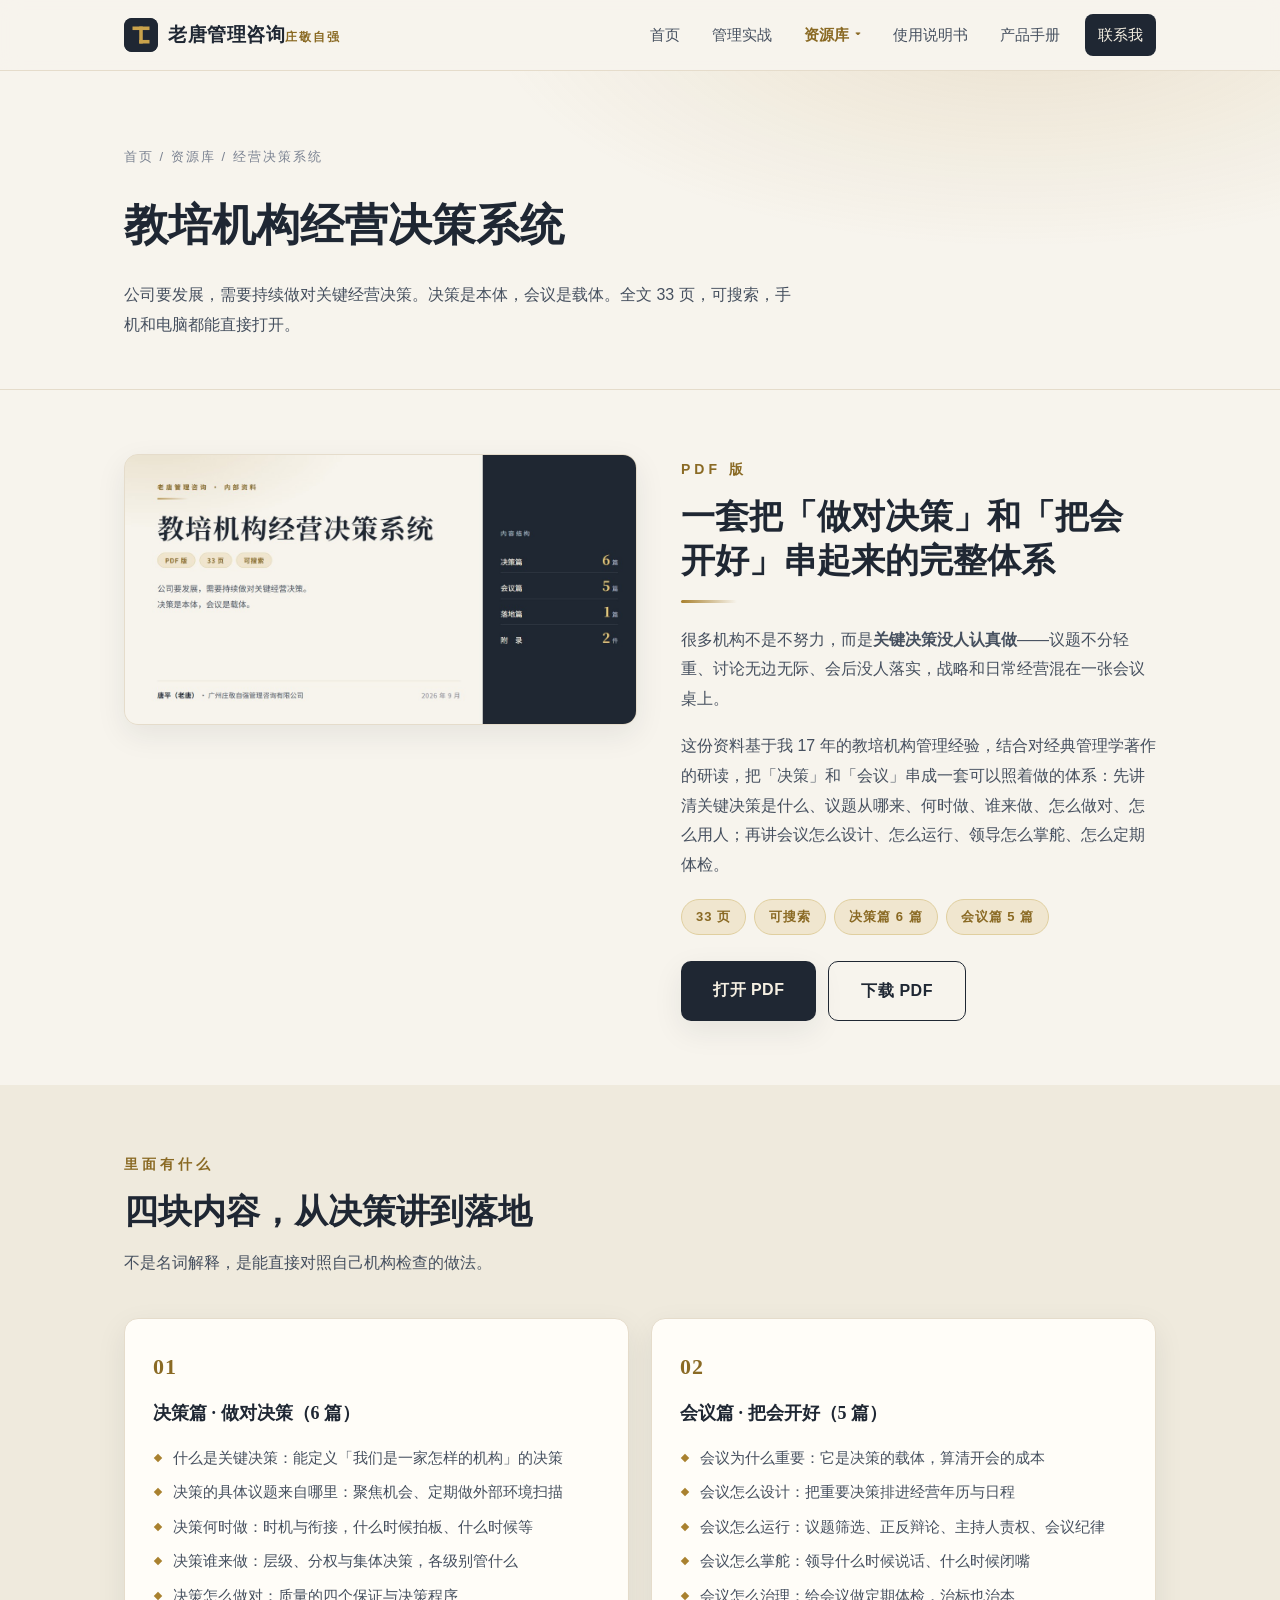
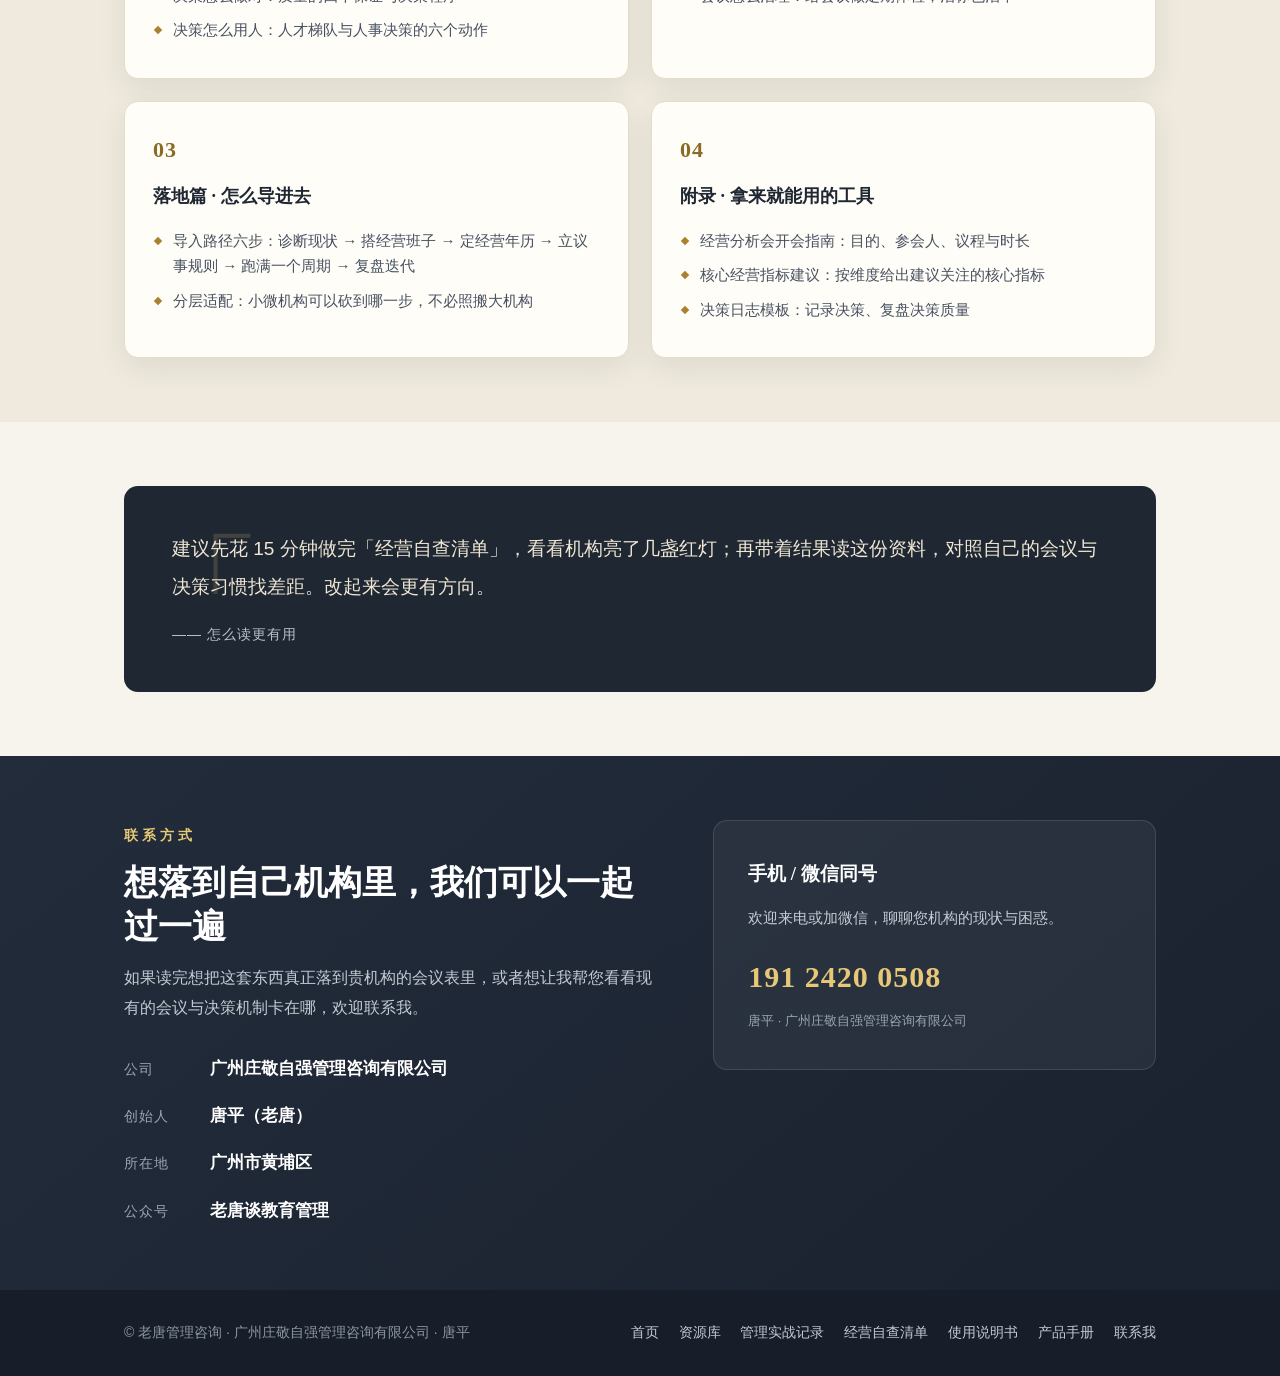
<file: decision-system.html>
<!DOCTYPE html>
<html lang="zh-CN">
<head>
<meta charset="UTF-8">
<meta name="viewport" content="width=device-width, initial-scale=1.0">
<meta name="color-scheme" content="light dark">
<meta name="theme-color" media="(prefers-color-scheme: light)" content="#f7f4ed">
<meta name="theme-color" media="(prefers-color-scheme: dark)" content="#12151b">
<title>教培机构经营决策系统（PDF 版）· 33 页可搜索 | 老唐管理咨询</title>
<meta name="description" content="公司要发展，需要持续做对关键经营决策。决策是本体，会议是载体。33 页 PDF：决策篇 6 篇 + 会议篇 5 篇 + 落地篇与附录工具。唐平（老唐）｜广州庄敬自强管理咨询有限公司。">
<link rel="canonical" href="https://kuaieltang.github.io/decision-system.html">
<meta property="og:type" content="article">
<meta property="og:site_name" content="老唐管理咨询">
<meta property="og:title" content="教培机构经营决策系统（PDF 版）· 33 页可搜索">
<meta property="og:description" content="公司要发展，需要持续做对关键经营决策。决策是本体，会议是载体。决策篇 6 篇 + 会议篇 5 篇 + 落地篇与附录工具。">
<meta property="og:url" content="https://kuaieltang.github.io/decision-system.html">
<meta property="og:image" content="https://kuaieltang.github.io/og-decision.jpg">
<meta property="og:image:width" content="1200">
<meta property="og:image:height" content="630">
<meta property="og:image:alt" content="教培机构经营决策系统 · PDF 版 · 33 页可搜索">
<meta property="og:locale" content="zh_CN">
<meta name="twitter:card" content="summary_large_image">
<meta name="twitter:title" content="教培机构经营决策系统（PDF 版）">
<meta name="twitter:description" content="决策篇 6 篇 + 会议篇 5 篇 + 落地篇与附录工具。33 页，可搜索。">
<meta name="twitter:image" content="https://kuaieltang.github.io/og-decision.jpg">
<link rel="icon" type="image/svg+xml" href="logo.svg">
<link rel="icon" type="image/png" sizes="64x64" href="logo-64.png">
<link rel="stylesheet" href="style.css">
<style>
  /* ---------- 资料落地页专属组件 ---------- */
  .doc-hero { display: grid; grid-template-columns: 1.08fr 1fr; gap: 44px; align-items: start; }
  .doc-hero .cover {
    display: block;
    border: 1px solid var(--line);
    border-radius: var(--radius);
    overflow: hidden;
    box-shadow: var(--shadow);
    background: var(--gold-soft);
  }
  .doc-hero .cover img { width: 100%; display: block; }
  .doc-tags { display: flex; gap: 8px; flex-wrap: wrap; margin: 20px 0 0; }
  .doc-tag {
    font-size: 13px; font-weight: 600; letter-spacing: 1px;
    color: var(--gold-deep); background: var(--gold-soft);
    border: 1px solid var(--gold-border); border-radius: 999px; padding: 5px 14px;
  }
  .doc-acts { margin-top: 26px; display: flex; gap: 12px; flex-wrap: wrap; }

  .inside { display: grid; grid-template-columns: repeat(2, 1fr); gap: 22px; }
  .inside .card { padding: 28px 28px 26px; }
  .inside .card .no { font-size: 22px; }
  .inside .card h3 { font-size: 18px; margin: 10px 0 14px; }
  .inside ul { list-style: none; }
  .inside li {
    position: relative; padding-left: 20px; margin: 9px 0;
    color: var(--text-soft); font-size: 15px; line-height: 1.7;
  }
  .inside li::before {
    content: ""; position: absolute; left: 2px; top: 10px;
    width: 6px; height: 6px; background: var(--gold); transform: rotate(45deg);
  }

  @media (max-width: 900px) {
    .doc-hero { grid-template-columns: 1fr; gap: 30px; }
    .inside { grid-template-columns: 1fr; }
  }
</style>
<!-- 百度统计 -->
<script>
var _hmt = _hmt || [];
(function() {
  var hm = document.createElement("script");
  hm.src = "https://hm.baidu.com/hm.js?043c0b5ba553f957fb49d6e25bbfd659";
  var s = document.getElementsByTagName("script")[0];
  s.parentNode.insertBefore(hm, s);
})();
</script>
</head>
<body>

<nav class="nav">
  <div class="nav-inner">
    <a class="brand" href="index.html">
      <img class="seal" src="logo.svg" alt="老唐管理咨询">
      <span>老唐管理咨询<small>庄敬自强</small></span>
    </a>
    <div class="nav-links">
      <a href="index.html">首页</a>
      <a href="record.html">管理实战</a>
      <div class="nav-drop is-current">
        <a class="nav-drop-btn" href="library.html">资源库 <span class="caret">&#9662;</span></a>
        <div class="nav-drop-menu" id="nav-res">
          <a href="library.html"><span class="t">资源库总览</span><span class="d">全部资料一览</span></a>
          <a href="decision-system.html" class="is-current"><span class="t">教培机构经营决策系统（PDF 版）</span><span class="d">33 页 · 可搜索</span></a>
          <a href="decision-deck.html"><span class="t">经营决策体系 · 放映版</span><span class="d">75 屏 · 投影或阅读</span></a>
          <a href="meeting.html"><span class="t">高效会议与决策体系指南</span><span class="d">38 屏放映版 · 投影讲解用</span></a>
          <a href="meeting-read.html"><span class="t">会议指南 · 图文阅读版</span><span class="d">手机可读 · 含 9 张图示</span></a>
          <a href="selfcheck.html"><span class="t">经营自查清单</span><span class="d">25 题红黄绿灯自测</span></a>
        </div>
      </div>
      <a href="manual.html">使用说明书</a>
      <a href="plan.html">产品手册</a>
      <a href="index.html#contact" class="btn-mini">联系我</a>
    </div>
  </div>
</nav>

<header class="page-head">
  <div class="wrap">
    <div class="crumb">首页 / 资源库 / 经营决策系统</div>
    <h1>教培机构经营决策系统</h1>
    <p class="sub">公司要发展，需要持续做对关键经营决策。决策是本体，会议是载体。全文 33 页，可搜索，手机和电脑都能直接打开。</p>
  </div>
</header>

<section>
  <div class="wrap">
    <div class="doc-hero">
      <a class="cover" href="decision-system.pdf" target="_blank" rel="noopener">
        <img src="og-decision.jpg" alt="《教培机构经营决策系统》PDF 版封面">
      </a>
      <div>
        <span class="eyebrow">PDF 版</span>
        <h2 class="section-title">一套把「做对决策」和「把会开好」串起来的完整体系</h2>
        <div class="rule" style="margin:16px 0 22px;"></div>
        <div class="prose">
          <p>很多机构不是不努力，而是<span style="color:var(--ink);font-weight:600;">关键决策没人认真做</span>——议题不分轻重、讨论无边无际、会后没人落实，战略和日常经营混在一张会议桌上。</p>
          <p>这份资料基于我 17 年的教培机构管理经验，结合对经典管理学著作的研读，把「决策」和「会议」串成一套可以照着做的体系：先讲清关键决策是什么、议题从哪来、何时做、谁来做、怎么做对、怎么用人；再讲会议怎么设计、怎么运行、领导怎么掌舵、怎么定期体检。</p>
        </div>
        <div class="doc-tags">
          <span class="doc-tag">33 页</span>
          <span class="doc-tag">可搜索</span>
          <span class="doc-tag">决策篇 6 篇</span>
          <span class="doc-tag">会议篇 5 篇</span>
        </div>
        <div class="doc-acts">
          <a href="decision-system.pdf" class="btn btn-primary" target="_blank" rel="noopener">打开 PDF</a>
          <a href="decision-system.pdf" class="btn btn-ghost" download>下载 PDF</a>
        </div>
      </div>
    </div>
  </div>
</section>

<section class="section-alt">
  <div class="wrap">
    <span class="eyebrow">里面有什么</span>
    <h2 class="section-title">四块内容，从决策讲到落地</h2>
    <p class="section-lead">不是名词解释，是能直接对照自己机构检查的做法。</p>

    <div class="inside">

      <div class="card">
        <span class="no">01</span>
        <h3>决策篇 · 做对决策（6 篇）</h3>
        <ul>
          <li>什么是关键决策：能定义「我们是一家怎样的机构」的决策</li>
          <li>决策的具体议题来自哪里：聚焦机会、定期做外部环境扫描</li>
          <li>决策何时做：时机与衔接，什么时候拍板、什么时候等</li>
          <li>决策谁来做：层级、分权与集体决策，各级别管什么</li>
          <li>决策怎么做对：质量的四个保证与决策程序</li>
          <li>决策怎么用人：人才梯队与人事决策的六个动作</li>
        </ul>
      </div>

      <div class="card">
        <span class="no">02</span>
        <h3>会议篇 · 把会开好（5 篇）</h3>
        <ul>
          <li>会议为什么重要：它是决策的载体，算清开会的成本</li>
          <li>会议怎么设计：把重要决策排进经营年历与日程</li>
          <li>会议怎么运行：议题筛选、正反辩论、主持人责权、会议纪律</li>
          <li>会议怎么掌舵：领导什么时候说话、什么时候闭嘴</li>
          <li>会议怎么治理：给会议做定期体检，治标也治本</li>
        </ul>
      </div>

      <div class="card">
        <span class="no">03</span>
        <h3>落地篇 · 怎么导进去</h3>
        <ul>
          <li>导入路径六步：诊断现状 → 搭经营班子 → 定经营年历 → 立议事规则 → 跑满一个周期 → 复盘迭代</li>
          <li>分层适配：小微机构可以砍到哪一步，不必照搬大机构</li>
        </ul>
      </div>

      <div class="card">
        <span class="no">04</span>
        <h3>附录 · 拿来就能用的工具</h3>
        <ul>
          <li>经营分析会开会指南：目的、参会人、议程与时长</li>
          <li>核心经营指标建议：按维度给出建议关注的核心指标</li>
          <li>决策日志模板：记录决策、复盘决策质量</li>
        </ul>
      </div>

    </div>
  </div>
</section>

<section>
  <div class="wrap">
    <div class="quote">
      <p>建议先花 15 分钟做完「经营自查清单」，看看机构亮了几盏红灯；再带着结果读这份资料，对照自己的会议与决策习惯找差距。改起来会更有方向。</p>
      <div class="src">—— 怎么读更有用</div>
    </div>
  </div>
</section>

<section id="contact" class="contact">
  <div class="wrap">
    <div class="contact-grid">
      <div>
        <span class="eyebrow" style="color:#e6c877;">联系方式</span>
        <h2 class="section-title">想落到自己机构里，我们可以一起过一遍</h2>
        <p class="lead">如果读完想把这套东西真正落到贵机构的会议表里，或者想让我帮您看看现有的会议与决策机制卡在哪，欢迎联系我。</p>
        <ul class="contact-list">
          <li><span class="k">公司</span><span class="v">广州庄敬自强管理咨询有限公司</span></li>
          <li><span class="k">创始人</span><span class="v">唐平（老唐）</span></li>
          <li><span class="k">所在地</span><span class="v">广州市黄埔区</span></li>
          <li><span class="k">公众号</span><span class="v">老唐谈教育管理</span></li>
        </ul>
      </div>
      <div class="contact-card">
        <h3>手机 / 微信同号</h3>
        <p>欢迎来电或加微信，聊聊您机构的现状与困惑。</p>
        <div class="big">&#49;&#57;&#49; &#50;&#52;&#50;&#48; &#48;&#53;&#48;&#56;</div>
        <div class="note">唐平 · 广州庄敬自强管理咨询有限公司</div>
      </div>
    </div>
  </div>
</section>

<footer>
  <div class="wrap">
    <span>© 老唐管理咨询 · 广州庄敬自强管理咨询有限公司 · 唐平</span>
    <span>
      <a href="index.html">首页</a>
      <a href="library.html">资源库</a>
      <a href="record.html">管理实战记录</a>
      <a href="selfcheck.html">经营自查清单</a>
      <a href="manual.html">使用说明书</a>
      <a href="plan.html">产品手册</a>
      <a href="index.html#contact">联系我</a>
    </span>
  </div>
</footer>

<script src="nav.js"></script>

</body>
</html>
</file>
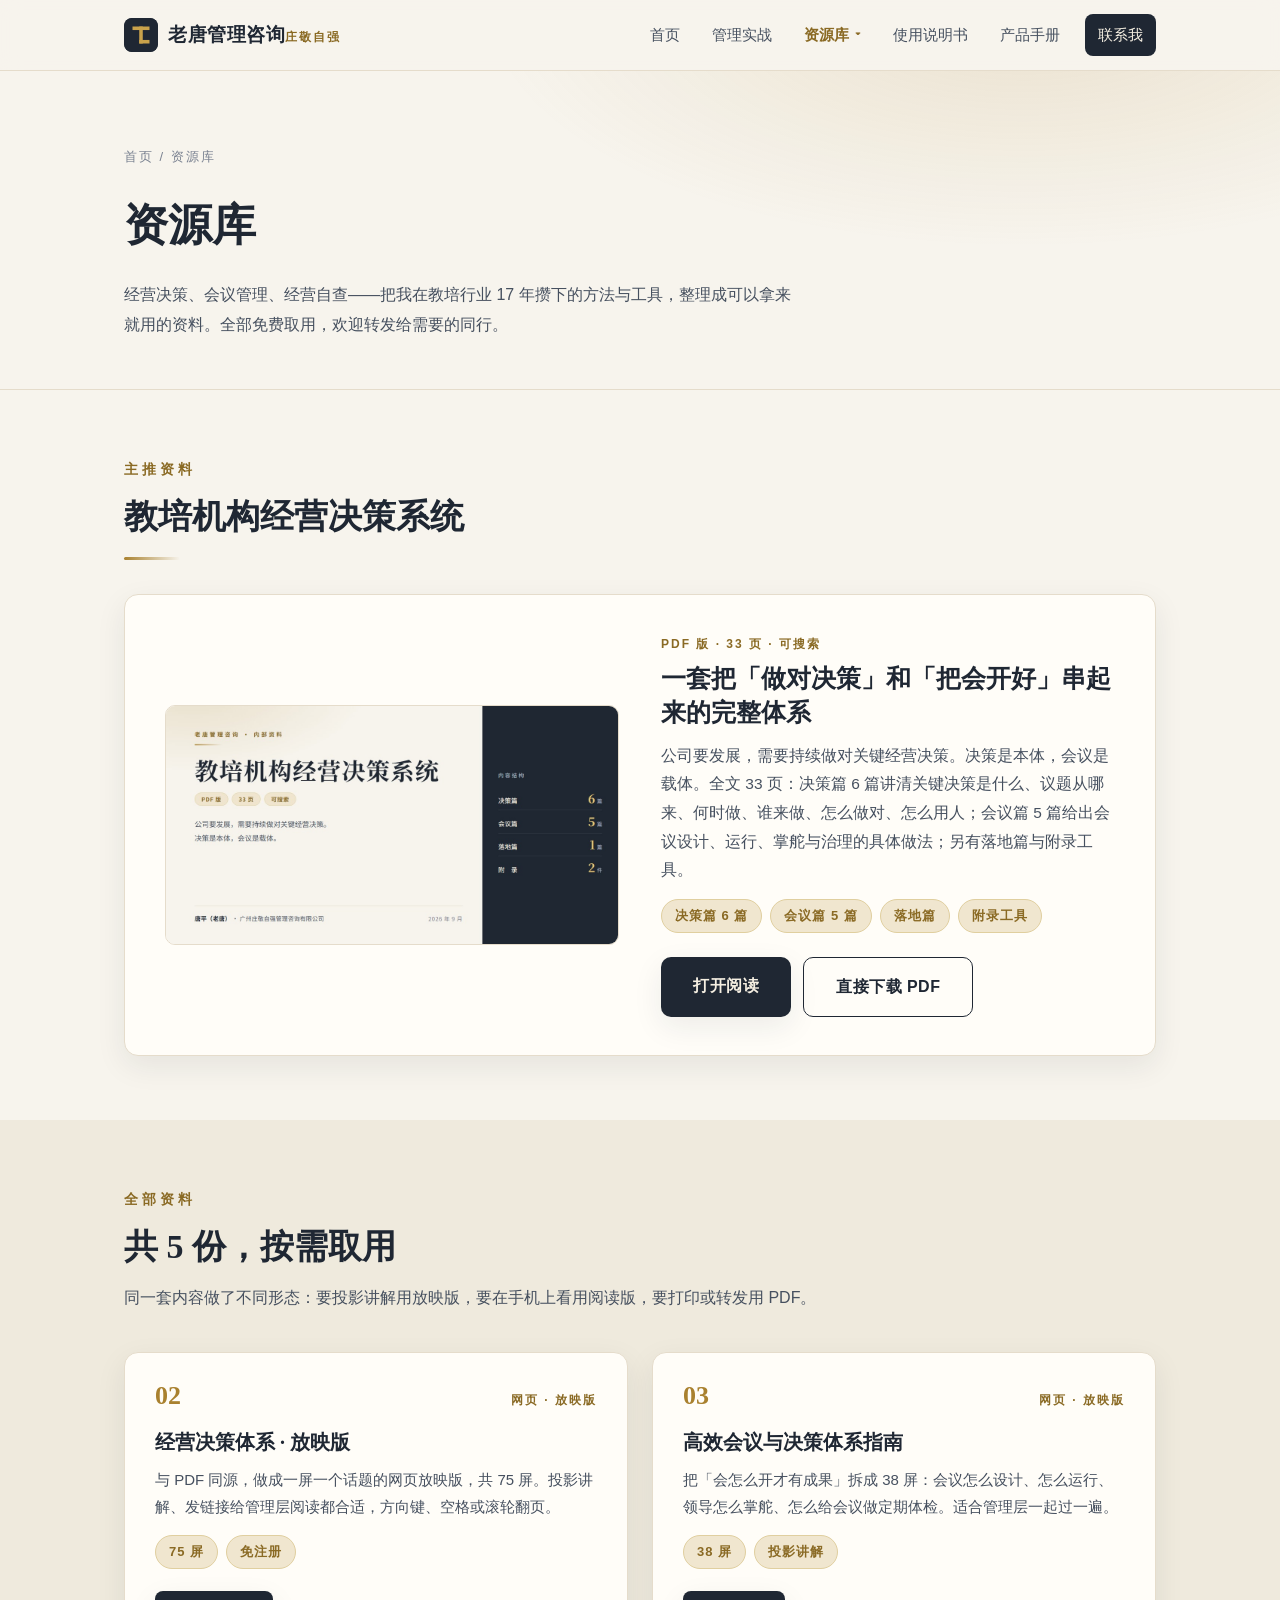
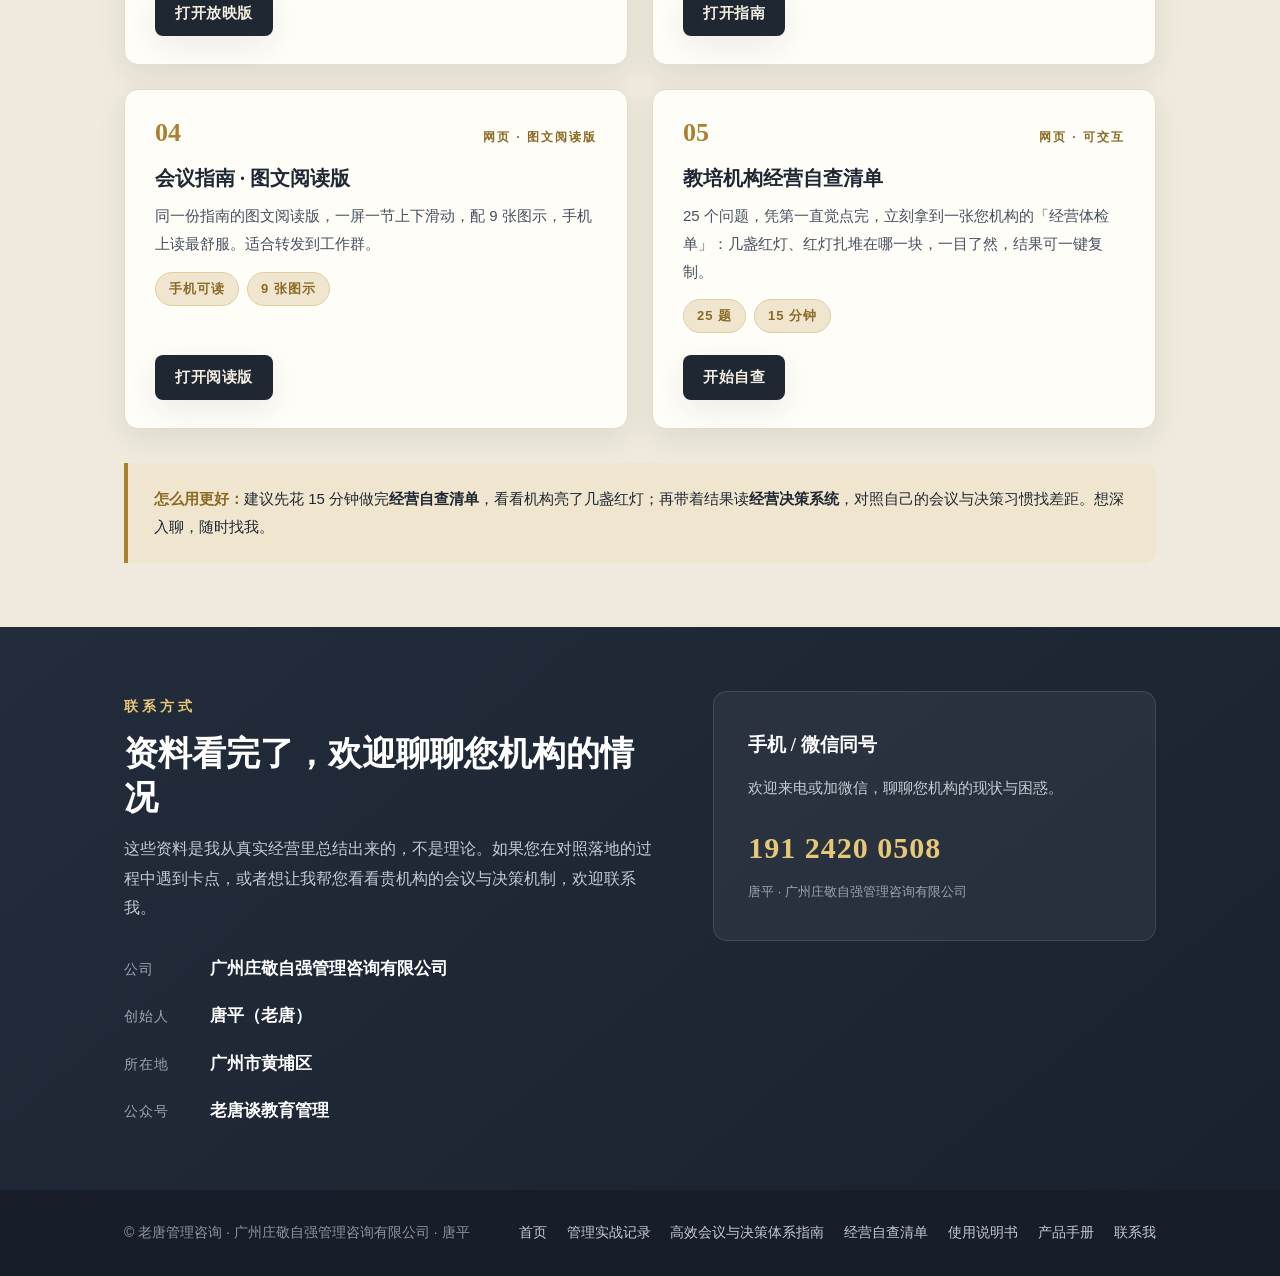
<file: library.html>
<!DOCTYPE html>
<html lang="zh-CN">
<head>
<meta charset="UTF-8">
<meta name="viewport" content="width=device-width, initial-scale=1.0">
<meta name="color-scheme" content="light dark">
<meta name="theme-color" media="(prefers-color-scheme: light)" content="#f7f4ed">
<meta name="theme-color" media="(prefers-color-scheme: dark)" content="#12151b">
<title>资源库 · 经营决策与会议资料 | 老唐管理咨询</title>
<meta name="description" content="老唐管理咨询公开资料库：《教培机构经营决策系统》PDF 版（33 页可搜索）、经营决策体系放映版（75 屏）、高效会议与决策体系指南、经营自查清单（25 题）。全部免费取用。">
<link rel="canonical" href="https://kuaieltang.github.io/library.html">
<meta property="og:type" content="website">
<meta property="og:site_name" content="老唐管理咨询">
<meta property="og:title" content="资源库 · 经营决策与会议资料">
<meta property="og:description" content="经营决策、会议管理、经营自查——17 年教培管理经验攒下的方法与工具，拿来就能用。全部免费取用。">
<meta property="og:url" content="https://kuaieltang.github.io/library.html">
<meta property="og:image" content="https://kuaieltang.github.io/og-library.jpg">
<meta property="og:image:width" content="1200">
<meta property="og:image:height" content="630">
<meta property="og:image:alt" content="老唐管理咨询 · 资源库">
<meta property="og:locale" content="zh_CN">
<meta name="twitter:card" content="summary_large_image">
<meta name="twitter:title" content="资源库 · 经营决策与会议资料">
<meta name="twitter:description" content="经营决策、会议管理、经营自查——17 年教培管理经验攒下的方法与工具，拿来就能用。">
<meta name="twitter:image" content="https://kuaieltang.github.io/og-library.jpg">
<link rel="icon" type="image/svg+xml" href="logo.svg">
<link rel="icon" type="image/png" sizes="64x64" href="logo-64.png">
<link rel="stylesheet" href="style.css">
<style>
  /* ---------- 资源库页面专属组件（颜色一律走站点变量，兼容深色模式） ---------- */
  .res-feature {
    display: grid;
    grid-template-columns: 1fr 1fr;
    gap: 42px;
    align-items: center;
    background: var(--card);
    border: 1px solid var(--line);
    border-radius: var(--radius);
    box-shadow: var(--shadow);
    padding: 38px 40px;
  }
  /* 封面保持 1200×630 原始比例，不做拉伸裁剪；用内边距把卡片挤出来，避免被文字栏撑高 */
  .res-feature .cover {
    display: block;
    background: var(--gold-soft);
    border: 1px solid var(--line);
    border-radius: 10px;
    overflow: hidden;
  }
  .res-feature .cover img { width: 100%; height: auto; display: block; }
  .res-feature .body { display: flex; flex-direction: column; }
  .res-feature h3 { font-size: 25px; line-height: 1.36; margin: 6px 0 12px; }
  .res-feature .desc { color: var(--text-soft); font-size: 15.5px; }
  .res-feature .acts { margin-top: 24px; display: flex; gap: 12px; flex-wrap: wrap; }

  .kind {
    font-size: 12px; font-weight: 600; letter-spacing: 2px;
    color: var(--gold-deep); text-transform: uppercase;
  }

  .tags { display: flex; gap: 8px; flex-wrap: wrap; margin: 14px 0 0; }
  .tag {
    font-size: 13px; color: var(--gold-deep); font-weight: 600;
    background: var(--gold-soft); border: 1px solid var(--gold-border);
    border-radius: 999px; padding: 4px 13px; letter-spacing: 1px;
  }

  .res-grid { display: grid; grid-template-columns: repeat(2, 1fr); gap: 24px; }
  .res {
    background: var(--card);
    border: 1px solid var(--line);
    border-radius: var(--radius);
    padding: 30px 30px 28px;
    box-shadow: var(--shadow);
    display: flex; flex-direction: column;
    transition: transform .2s, box-shadow .2s;
  }
  .res:hover { transform: translateY(-4px); box-shadow: 0 16px 40px rgba(0,0,0,.16); }
  .res .top { display: flex; align-items: baseline; justify-content: space-between; gap: 12px; }
  .res .no {
    font-family: "Noto Serif SC","Songti SC","SimSun",serif;
    font-size: 26px; font-weight: 700; color: var(--gold); line-height: 1;
  }
  .res h3 { font-size: 20px; line-height: 1.4; margin: 16px 0 10px; }
  .res p { color: var(--text-soft); font-size: 15px; }
  .res .acts { margin-top: auto; padding-top: 22px; display: flex; gap: 10px; flex-wrap: wrap; }
  .btn-sm { padding: 9px 20px; font-size: 14.5px; border-radius: 8px; }

  .use-note {
    margin-top: 34px;
    background: var(--gold-soft);
    border-left: 4px solid var(--gold);
    border-radius: 0 12px 12px 0;
    padding: 22px 26px;
    color: var(--text);
    font-size: 15px;
  }
  .use-note b { color: var(--gold-deep); }

  @media (max-width: 900px) {
    .res-feature { grid-template-columns: 1fr; gap: 26px; padding: 26px 24px; }
    .res-feature h3 { font-size: 22px; }
  }
  @media (max-width: 760px) {
    .res-grid { grid-template-columns: 1fr; }
  }
</style>
<!-- 百度统计 -->
<script>
var _hmt = _hmt || [];
(function() {
  var hm = document.createElement("script");
  hm.src = "https://hm.baidu.com/hm.js?043c0b5ba553f957fb49d6e25bbfd659";
  var s = document.getElementsByTagName("script")[0];
  s.parentNode.insertBefore(hm, s);
})();
</script>
</head>
<body>

<nav class="nav">
  <div class="nav-inner">
    <a class="brand" href="index.html">
      <img class="seal" src="logo.svg" alt="老唐管理咨询">
      <span>老唐管理咨询<small>庄敬自强</small></span>
    </a>
    <div class="nav-links">
      <a href="index.html">首页</a>
      <a href="record.html">管理实战</a>
      <div class="nav-drop is-current">
        <a class="nav-drop-btn" href="library.html">资源库 <span class="caret">&#9662;</span></a>
        <div class="nav-drop-menu" id="nav-res">
          <a href="library.html" class="is-current"><span class="t">资源库总览</span><span class="d">全部资料一览</span></a>
          <a href="decision-system.html"><span class="t">教培机构经营决策系统（PDF 版）</span><span class="d">33 页 · 可搜索</span></a>
          <a href="decision-deck.html"><span class="t">经营决策体系 · 放映版</span><span class="d">75 屏 · 投影或阅读</span></a>
          <a href="meeting.html"><span class="t">高效会议与决策体系指南</span><span class="d">38 屏放映版 · 投影讲解用</span></a>
          <a href="meeting-read.html"><span class="t">会议指南 · 图文阅读版</span><span class="d">手机可读 · 含 9 张图示</span></a>
          <a href="selfcheck.html"><span class="t">经营自查清单</span><span class="d">25 题红黄绿灯自测</span></a>
        </div>
      </div>
      <a href="manual.html">使用说明书</a>
      <a href="plan.html">产品手册</a>
      <a href="index.html#contact" class="btn-mini">联系我</a>
    </div>
  </div>
</nav>

<header class="page-head">
  <div class="wrap">
    <div class="crumb">首页 / 资源库</div>
    <h1>资源库</h1>
    <p class="sub">经营决策、会议管理、经营自查——把我在教培行业 17 年攒下的方法与工具，整理成可以拿来就用的资料。全部免费取用，欢迎转发给需要的同行。</p>
  </div>
</header>

<section>
  <div class="wrap">
    <span class="eyebrow">主推资料</span>
    <h2 class="section-title">教培机构经营决策系统</h2>
    <div class="rule" style="margin-bottom:34px;"></div>

    <div class="res-feature">
      <a class="cover" href="decision-system.html">
        <img src="og-decision.jpg" alt="《教培机构经营决策系统》PDF 版封面">
      </a>
      <div class="body">
        <span class="kind">PDF 版 · 33 页 · 可搜索</span>
        <h3>一套把「做对决策」和「把会开好」串起来的完整体系</h3>
        <p class="desc">公司要发展，需要持续做对关键经营决策。决策是本体，会议是载体。全文 33 页：决策篇 6 篇讲清关键决策是什么、议题从哪来、何时做、谁来做、怎么做对、怎么用人；会议篇 5 篇给出会议设计、运行、掌舵与治理的具体做法；另有落地篇与附录工具。</p>
        <div class="tags">
          <span class="tag">决策篇 6 篇</span>
          <span class="tag">会议篇 5 篇</span>
          <span class="tag">落地篇</span>
          <span class="tag">附录工具</span>
        </div>
        <div class="acts">
          <a href="decision-system.html" class="btn btn-primary">打开阅读</a>
          <a href="decision-system.pdf" class="btn btn-ghost" download>直接下载 PDF</a>
        </div>
      </div>
    </div>
  </div>
</section>

<section class="section-alt">
  <div class="wrap">
    <span class="eyebrow">全部资料</span>
    <h2 class="section-title">共 5 份，按需取用</h2>
    <p class="section-lead">同一套内容做了不同形态：要投影讲解用放映版，要在手机上看用阅读版，要打印或转发用 PDF。</p>

    <div class="res-grid">

      <article class="res">
        <div class="top">
          <span class="no">02</span>
          <span class="kind">网页 · 放映版</span>
        </div>
        <h3>经营决策体系 · 放映版</h3>
        <p>与 PDF 同源，做成一屏一个话题的网页放映版，共 75 屏。投影讲解、发链接给管理层阅读都合适，方向键、空格或滚轮翻页。</p>
        <div class="tags"><span class="tag">75 屏</span><span class="tag">免注册</span></div>
        <div class="acts">
          <a href="decision-deck.html" class="btn btn-primary btn-sm">打开放映版</a>
        </div>
      </article>

      <article class="res">
        <div class="top">
          <span class="no">03</span>
          <span class="kind">网页 · 放映版</span>
        </div>
        <h3>高效会议与决策体系指南</h3>
        <p>把「会怎么开才有成果」拆成 38 屏：会议怎么设计、怎么运行、领导怎么掌舵、怎么给会议做定期体检。适合管理层一起过一遍。</p>
        <div class="tags"><span class="tag">38 屏</span><span class="tag">投影讲解</span></div>
        <div class="acts">
          <a href="meeting.html" class="btn btn-primary btn-sm">打开指南</a>
        </div>
      </article>

      <article class="res">
        <div class="top">
          <span class="no">04</span>
          <span class="kind">网页 · 图文阅读版</span>
        </div>
        <h3>会议指南 · 图文阅读版</h3>
        <p>同一份指南的图文阅读版，一屏一节上下滑动，配 9 张图示，手机上读最舒服。适合转发到工作群。</p>
        <div class="tags"><span class="tag">手机可读</span><span class="tag">9 张图示</span></div>
        <div class="acts">
          <a href="meeting-read.html" class="btn btn-primary btn-sm">打开阅读版</a>
        </div>
      </article>

      <article class="res">
        <div class="top">
          <span class="no">05</span>
          <span class="kind">网页 · 可交互</span>
        </div>
        <h3>教培机构经营自查清单</h3>
        <p>25 个问题，凭第一直觉点完，立刻拿到一张您机构的「经营体检单」：几盏红灯、红灯扎堆在哪一块，一目了然，结果可一键复制。</p>
        <div class="tags"><span class="tag">25 题</span><span class="tag">15 分钟</span></div>
        <div class="acts">
          <a href="selfcheck.html" class="btn btn-primary btn-sm">开始自查</a>
        </div>
      </article>

    </div>

    <div class="use-note">
      <b>怎么用更好：</b>建议先花 15 分钟做完<strong>经营自查清单</strong>，看看机构亮了几盏红灯；再带着结果读<strong>经营决策系统</strong>，对照自己的会议与决策习惯找差距。想深入聊，随时找我。
    </div>
  </div>
</section>

<section id="contact" class="contact">
  <div class="wrap">
    <div class="contact-grid">
      <div>
        <span class="eyebrow" style="color:#e6c877;">联系方式</span>
        <h2 class="section-title">资料看完了，欢迎聊聊您机构的情况</h2>
        <p class="lead">这些资料是我从真实经营里总结出来的，不是理论。如果您在对照落地的过程中遇到卡点，或者想让我帮您看看贵机构的会议与决策机制，欢迎联系我。</p>
        <ul class="contact-list">
          <li><span class="k">公司</span><span class="v">广州庄敬自强管理咨询有限公司</span></li>
          <li><span class="k">创始人</span><span class="v">唐平（老唐）</span></li>
          <li><span class="k">所在地</span><span class="v">广州市黄埔区</span></li>
          <li><span class="k">公众号</span><span class="v">老唐谈教育管理</span></li>
        </ul>
      </div>
      <div class="contact-card">
        <h3>手机 / 微信同号</h3>
        <p>欢迎来电或加微信，聊聊您机构的现状与困惑。</p>
        <div class="big">&#49;&#57;&#49; &#50;&#52;&#50;&#48; &#48;&#53;&#48;&#56;</div>
        <div class="note">唐平 · 广州庄敬自强管理咨询有限公司</div>
      </div>
    </div>
  </div>
</section>

<footer>
  <div class="wrap">
    <span>© 老唐管理咨询 · 广州庄敬自强管理咨询有限公司 · 唐平</span>
    <span>
      <a href="index.html">首页</a>
      <a href="record.html">管理实战记录</a>
      <a href="meeting.html">高效会议与决策体系指南</a>
      <a href="selfcheck.html">经营自查清单</a>
      <a href="manual.html">使用说明书</a>
      <a href="plan.html">产品手册</a>
      <a href="index.html#contact">联系我</a>
    </span>
  </div>
</footer>

<script src="nav.js"></script>

</body>
</html>
</file>
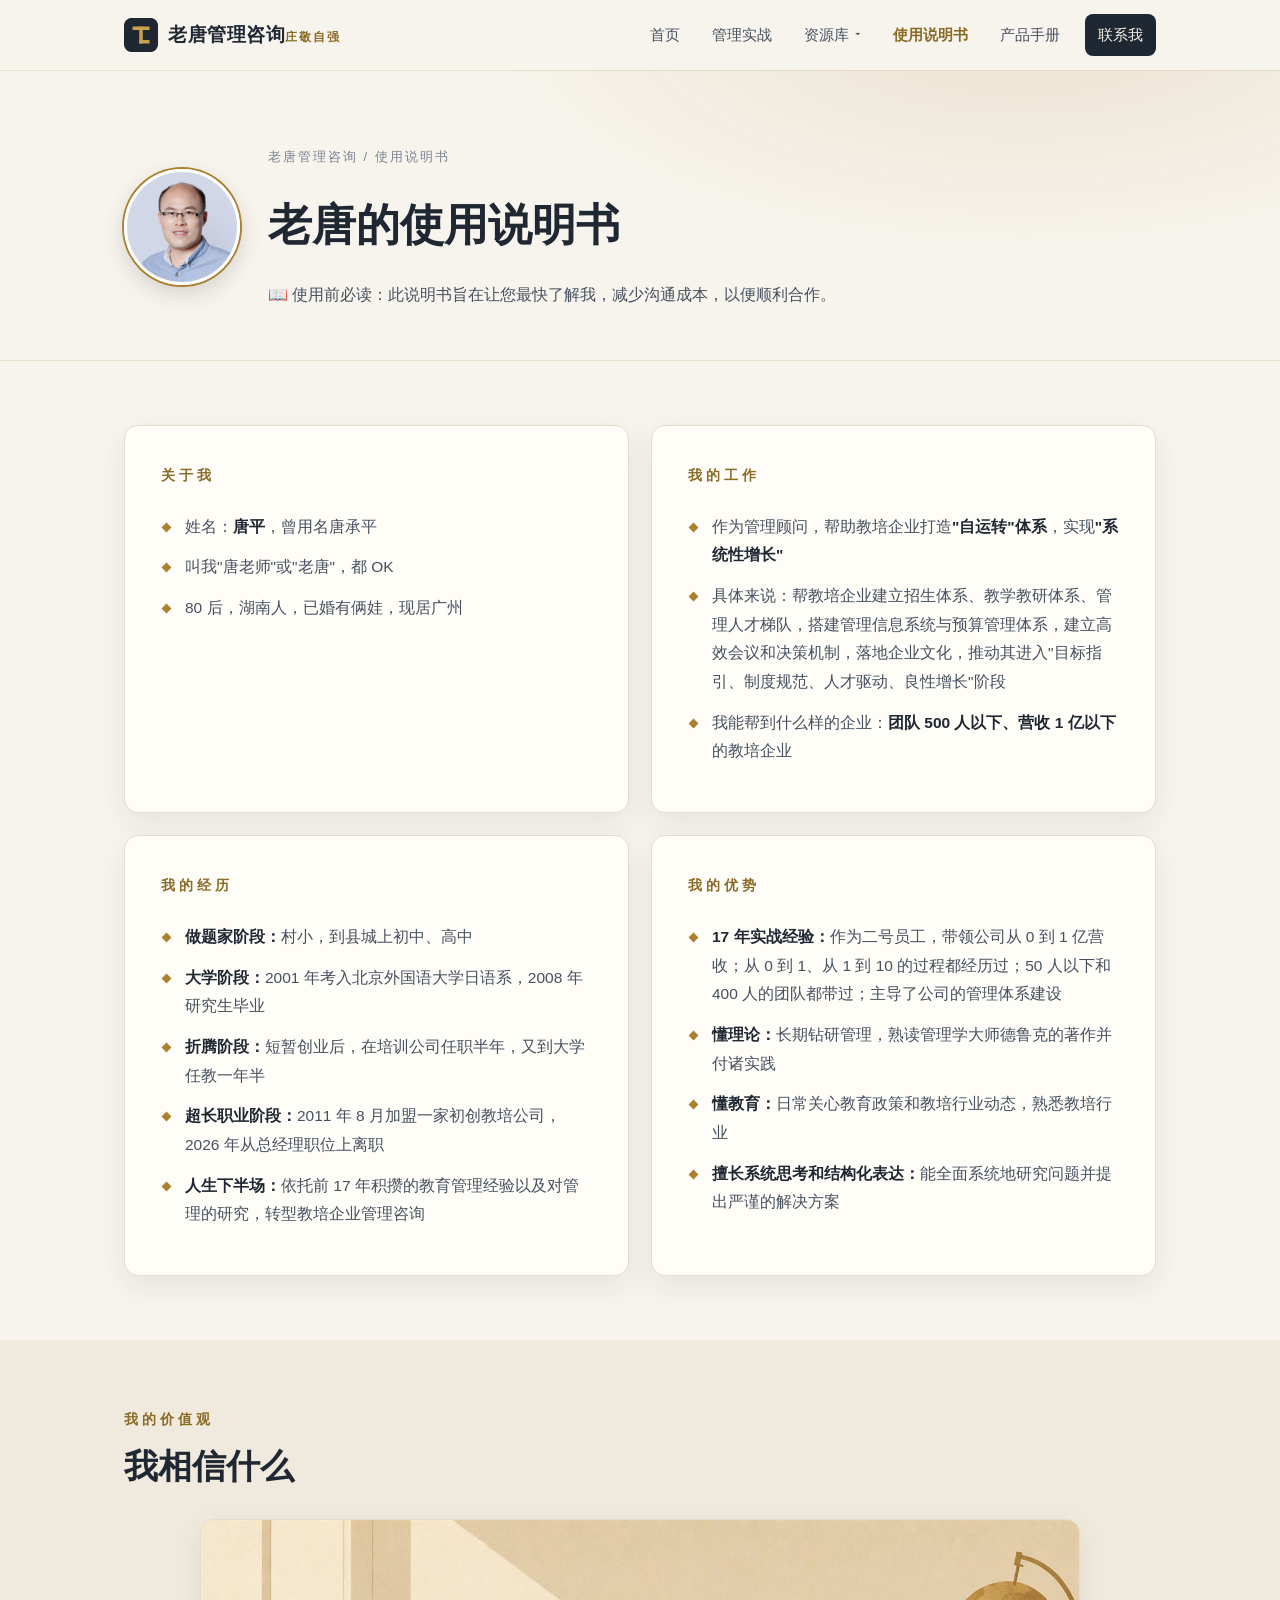
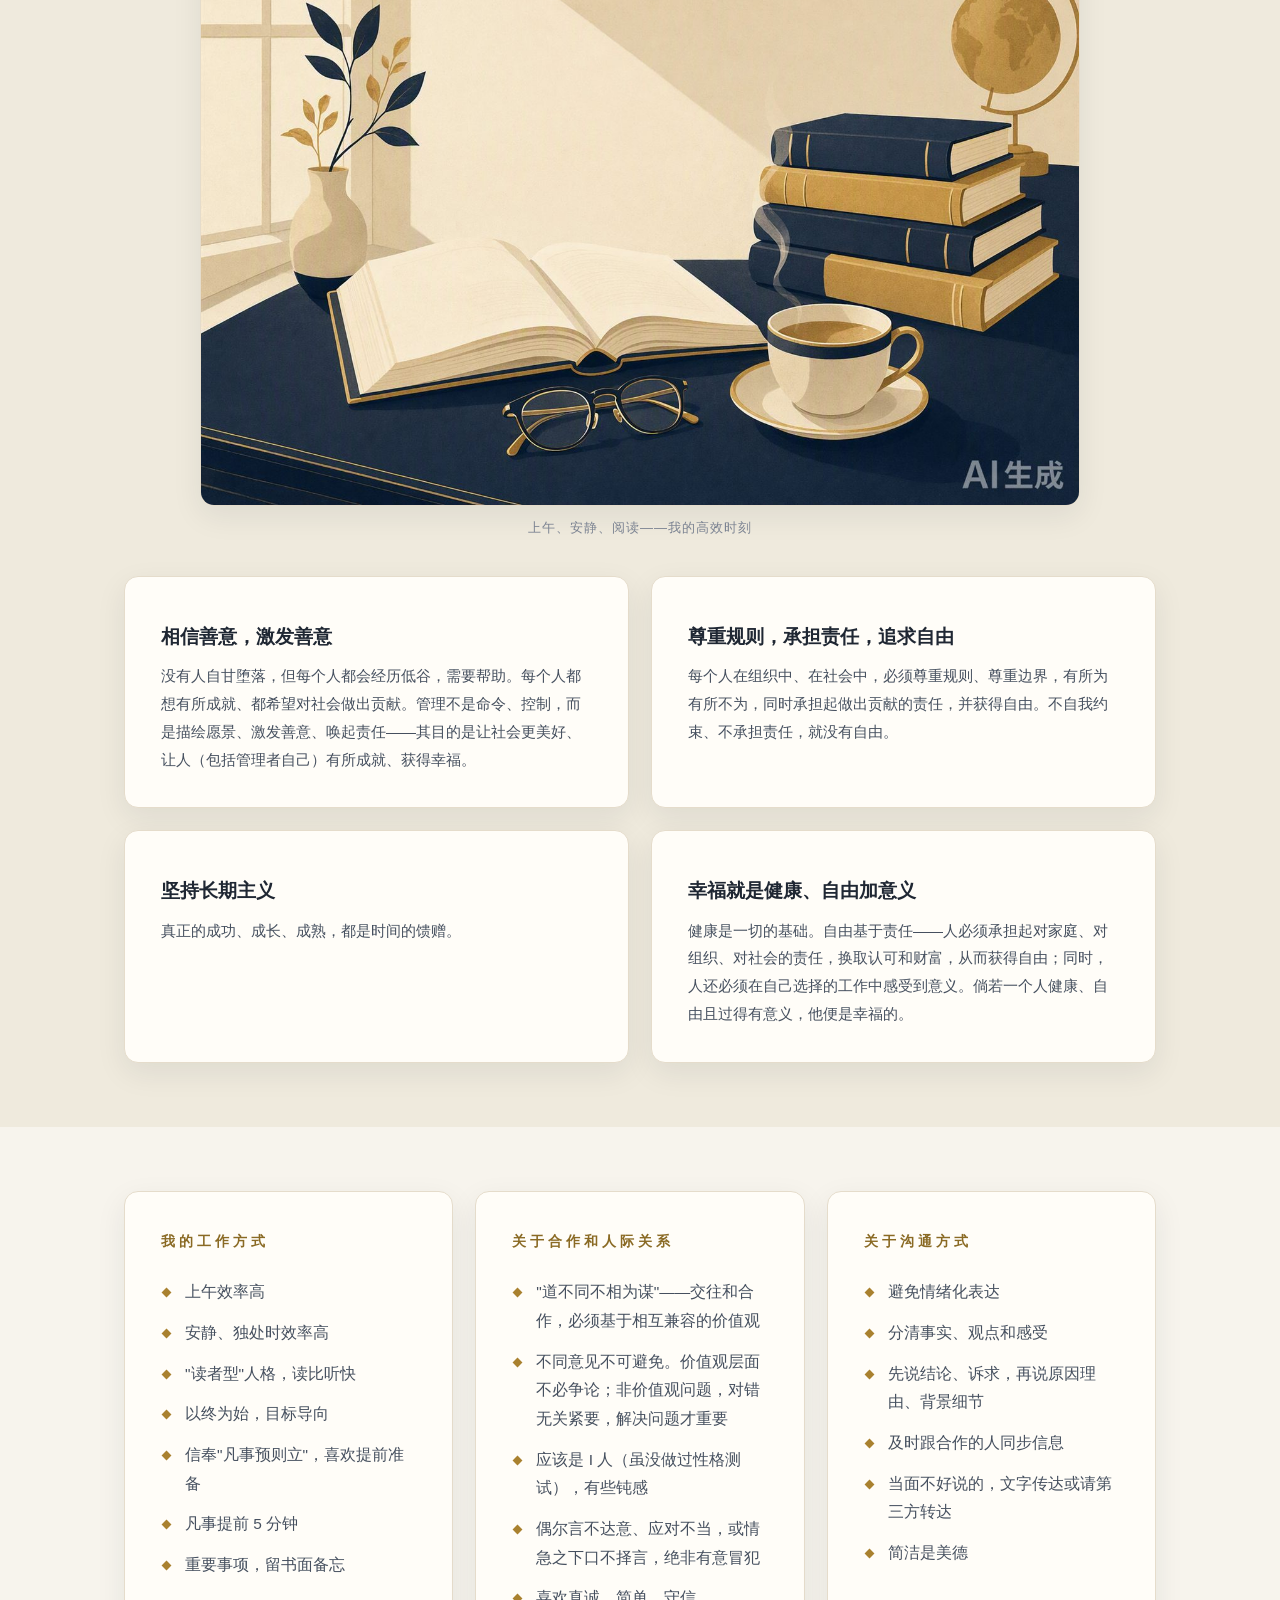
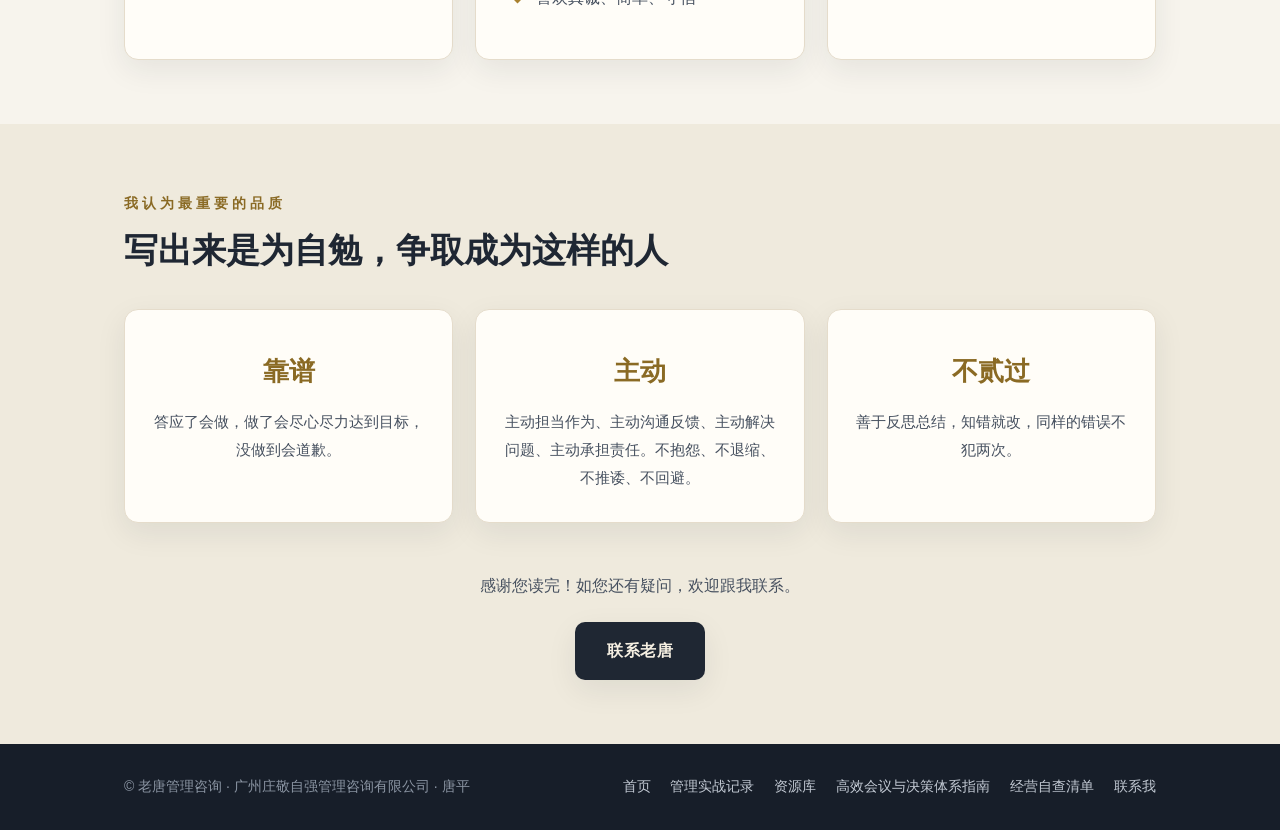
<file: manual.html>
<!DOCTYPE html>
<html lang="zh-CN">
<head>
<meta charset="UTF-8">
<meta name="viewport" content="width=device-width, initial-scale=1.0">
<meta name="color-scheme" content="light dark">
<meta name="theme-color" media="(prefers-color-scheme: light)" content="#f7f4ed">
<meta name="theme-color" media="(prefers-color-scheme: dark)" content="#12151b">
<title>老唐的使用说明书 | 老唐管理咨询</title>
<meta name="description" content="老唐的使用说明书——让您最快了解唐平（老唐），减少沟通成本，以便顺利合作。">
<meta property="og:type" content="website">
<meta property="og:site_name" content="老唐管理咨询">
<meta property="og:title" content="老唐的使用说明书 | 老唐管理咨询">
<meta property="og:description" content="老唐的使用说明书——让您最快了解唐平（老唐），减少沟通成本，以便顺利合作。">
<meta property="og:url" content="https://kuaieltang.github.io/manual.html">
<meta property="og:image" content="https://kuaieltang.github.io/photo.jpg">
<meta property="og:locale" content="zh_CN">
<link rel="icon" type="image/svg+xml" href="logo.svg">
<link rel="icon" type="image/png" sizes="64x64" href="logo-64.png">
<link rel="stylesheet" href="style.css">
<!-- 百度统计 -->
<script>
var _hmt = _hmt || [];
(function() {
  var hm = document.createElement("script");
  hm.src = "https://hm.baidu.com/hm.js?043c0b5ba553f957fb49d6e25bbfd659";
  var s = document.getElementsByTagName("script")[0];
  s.parentNode.insertBefore(hm, s);
})();
</script>
</head>
<body>

<nav class="nav">
  <div class="nav-inner">
    <a class="brand" href="index.html">
      <img class="seal" src="logo.svg" alt="老唐管理咨询">
      <span>老唐管理咨询<small>庄敬自强</small></span>
    </a>
    <div class="nav-links">
      <a href="index.html">首页</a>
      <a href="record.html">管理实战</a>
      <div class="nav-drop">
        <a class="nav-drop-btn" href="library.html">资源库 <span class="caret">&#9662;</span></a>
        <div class="nav-drop-menu" id="nav-res">
          <a href="library.html"><span class="t">资源库总览</span><span class="d">全部资料一览</span></a>
          <a href="decision-system.html"><span class="t">教培机构经营决策系统（PDF 版）</span><span class="d">33 页 · 可搜索</span></a>
          <a href="decision-deck.html"><span class="t">经营决策体系 · 放映版</span><span class="d">75 屏 · 投影或阅读</span></a>
          <a href="meeting.html"><span class="t">高效会议与决策体系指南</span><span class="d">38 屏放映版 · 投影讲解用</span></a>
          <a href="meeting-read.html"><span class="t">会议指南 · 图文阅读版</span><span class="d">手机可读 · 含 9 张图示</span></a>
          <a href="selfcheck.html"><span class="t">经营自查清单</span><span class="d">25 题红黄绿灯自测</span></a>
        </div>
      </div>
      <a href="manual.html" class="active">使用说明书</a>
      <a href="plan.html">产品手册</a>
      <a href="index.html#contact" class="btn-mini">联系我</a>
    </div>
  </div>
</nav>

<header class="page-head">
  <div class="wrap">
    <div class="head-flex">
      <img class="avatar" src="photo.jpg" alt="唐平（老唐）头像">
      <div>
        <div class="crumb">老唐管理咨询 / 使用说明书</div>
        <h1>老唐的使用说明书</h1>
        <p class="sub">📖 使用前必读：此说明书旨在让您最快了解我，减少沟通成本，以便顺利合作。</p>
      </div>
    </div>
  </div>
</header>

<section>
  <div class="wrap">
    <div class="grid grid-2">

      <div class="card manual-card">
        <span class="eyebrow">关于我</span>
        <ul>
          <li>姓名：<b>唐平</b>，曾用名唐承平</li>
          <li>叫我"唐老师"或"老唐"，都 OK</li>
          <li>80 后，湖南人，已婚有俩娃，现居广州</li>
        </ul>
      </div>

      <div class="card manual-card">
        <span class="eyebrow">我的工作</span>
        <ul>
          <li>作为管理顾问，帮助教培企业打造<b>"自运转"体系</b>，实现<b>"系统性增长"</b></li>
          <li>具体来说：帮教培企业建立招生体系、教学教研体系、管理人才梯队，搭建管理信息系统与预算管理体系，建立高效会议和决策机制，落地企业文化，推动其进入"目标指引、制度规范、人才驱动、良性增长"阶段</li>
          <li>我能帮到什么样的企业：<b>团队 500 人以下、营收 1 亿以下</b>的教培企业</li>
        </ul>
      </div>

      <div class="card manual-card">
        <span class="eyebrow">我的经历</span>
        <ul>
          <li><b>做题家阶段：</b>村小，到县城上初中、高中</li>
          <li><b>大学阶段：</b>2001 年考入北京外国语大学日语系，2008 年研究生毕业</li>
          <li><b>折腾阶段：</b>短暂创业后，在培训公司任职半年，又到大学任教一年半</li>
          <li><b>超长职业阶段：</b>2011 年 8 月加盟一家初创教培公司，2026 年从总经理职位上离职</li>
          <li><b>人生下半场：</b>依托前 17 年积攒的教育管理经验以及对管理的研究，转型教培企业管理咨询</li>
        </ul>
      </div>

      <div class="card manual-card">
        <span class="eyebrow">我的优势</span>
        <ul>
          <li><b>17 年实战经验：</b>作为二号员工，带领公司从 0 到 1 亿营收；从 0 到 1、从 1 到 10 的过程都经历过；50 人以下和 400 人的团队都带过；主导了公司的管理体系建设</li>
          <li><b>懂理论：</b>长期钻研管理，熟读管理学大师德鲁克的著作并付诸实践</li>
          <li><b>懂教育：</b>日常关心教育政策和教培行业动态，熟悉教培行业</li>
          <li><b>擅长系统思考和结构化表达：</b>能全面系统地研究问题并提出严谨的解决方案</li>
        </ul>
      </div>

    </div>
  </div>
</section>

<section class="section-alt">
  <div class="wrap">
    <span class="eyebrow">我的价值观</span>
    <h2 class="section-title">我相信什么</h2>
    <figure class="figure figure-band" style="margin-top:30px;">
      <img src="img-desk.jpg" alt="清晨的书桌">
      <figcaption>上午、安静、阅读——我的高效时刻</figcaption>
    </figure>
    <div class="grid grid-2" style="margin-top:36px;">
      <div class="card manual-card">
        <h3 style="margin-bottom:8px;">相信善意，激发善意</h3>
        <p style="color:var(--text-soft);font-size:15px;">没有人自甘堕落，但每个人都会经历低谷，需要帮助。每个人都想有所成就、都希望对社会做出贡献。管理不是命令、控制，而是描绘愿景、激发善意、唤起责任——其目的是让社会更美好、让人（包括管理者自己）有所成就、获得幸福。</p>
      </div>
      <div class="card manual-card">
        <h3 style="margin-bottom:8px;">尊重规则，承担责任，追求自由</h3>
        <p style="color:var(--text-soft);font-size:15px;">每个人在组织中、在社会中，必须尊重规则、尊重边界，有所为有所不为，同时承担起做出贡献的责任，并获得自由。不自我约束、不承担责任，就没有自由。</p>
      </div>
      <div class="card manual-card">
        <h3 style="margin-bottom:8px;">坚持长期主义</h3>
        <p style="color:var(--text-soft);font-size:15px;">真正的成功、成长、成熟，都是时间的馈赠。</p>
      </div>
      <div class="card manual-card">
        <h3 style="margin-bottom:8px;">幸福就是健康、自由加意义</h3>
        <p style="color:var(--text-soft);font-size:15px;">健康是一切的基础。自由基于责任——人必须承担起对家庭、对组织、对社会的责任，换取认可和财富，从而获得自由；同时，人还必须在自己选择的工作中感受到意义。倘若一个人健康、自由且过得有意义，他便是幸福的。</p>
      </div>
    </div>
  </div>
</section>

<section>
  <div class="wrap">
    <div class="grid grid-3">
      <div class="card manual-card">
        <span class="eyebrow">我的工作方式</span>
        <ul>
          <li>上午效率高</li>
          <li>安静、独处时效率高</li>
          <li>"读者型"人格，读比听快</li>
          <li>以终为始，目标导向</li>
          <li>信奉"凡事预则立"，喜欢提前准备</li>
          <li>凡事提前 5 分钟</li>
          <li>重要事项，留书面备忘</li>
        </ul>
      </div>
      <div class="card manual-card">
        <span class="eyebrow">关于合作和人际关系</span>
        <ul>
          <li>"道不同不相为谋"——交往和合作，必须基于相互兼容的价值观</li>
          <li>不同意见不可避免。价值观层面不必争论；非价值观问题，对错无关紧要，解决问题才重要</li>
          <li>应该是 I 人（虽没做过性格测试），有些钝感</li>
          <li>偶尔言不达意、应对不当，或情急之下口不择言，绝非有意冒犯</li>
          <li>喜欢真诚、简单、守信</li>
        </ul>
      </div>
      <div class="card manual-card">
        <span class="eyebrow">关于沟通方式</span>
        <ul>
          <li>避免情绪化表达</li>
          <li>分清事实、观点和感受</li>
          <li>先说结论、诉求，再说原因理由、背景细节</li>
          <li>及时跟合作的人同步信息</li>
          <li>当面不好说的，文字传达或请第三方转达</li>
          <li>简洁是美德</li>
        </ul>
      </div>
    </div>
  </div>
</section>

<section class="section-alt">
  <div class="wrap">
    <span class="eyebrow">我认为最重要的品质</span>
    <h2 class="section-title">写出来是为自勉，争取成为这样的人</h2>
    <div class="grid grid-3" style="margin-top:36px;">
      <div class="card" style="text-align:center;">
        <h3 style="font-size:26px;color:var(--gold-deep);">靠谱</h3>
        <p style="margin-top:12px;">答应了会做，做了会尽心尽力达到目标，没做到会道歉。</p>
      </div>
      <div class="card" style="text-align:center;">
        <h3 style="font-size:26px;color:var(--gold-deep);">主动</h3>
        <p style="margin-top:12px;">主动担当作为、主动沟通反馈、主动解决问题、主动承担责任。不抱怨、不退缩、不推诿、不回避。</p>
      </div>
      <div class="card" style="text-align:center;">
        <h3 style="font-size:26px;color:var(--gold-deep);">不贰过</h3>
        <p style="margin-top:12px;">善于反思总结，知错就改，同样的错误不犯两次。</p>
      </div>
    </div>
    <div style="text-align:center;margin-top:48px;">
      <p style="color:var(--text-soft);margin-bottom:22px;">感谢您读完！如您还有疑问，欢迎跟我联系。</p>
      <a href="index.html#contact" class="btn btn-primary">联系老唐</a>
    </div>
  </div>
</section>

<footer>
  <div class="wrap">
    <span>© 老唐管理咨询 · 广州庄敬自强管理咨询有限公司 · 唐平</span>
    <span>
      <a href="index.html">首页</a>
      <a href="record.html">管理实战记录</a>
      <a href="library.html">资源库</a>
      <a href="meeting.html">高效会议与决策体系指南</a>
      <a href="selfcheck.html">经营自查清单</a>
      <a href="index.html#contact">联系我</a>
    </span>
  </div>
</footer>

<script src="nav.js"></script>

</body>
</html>
</file>
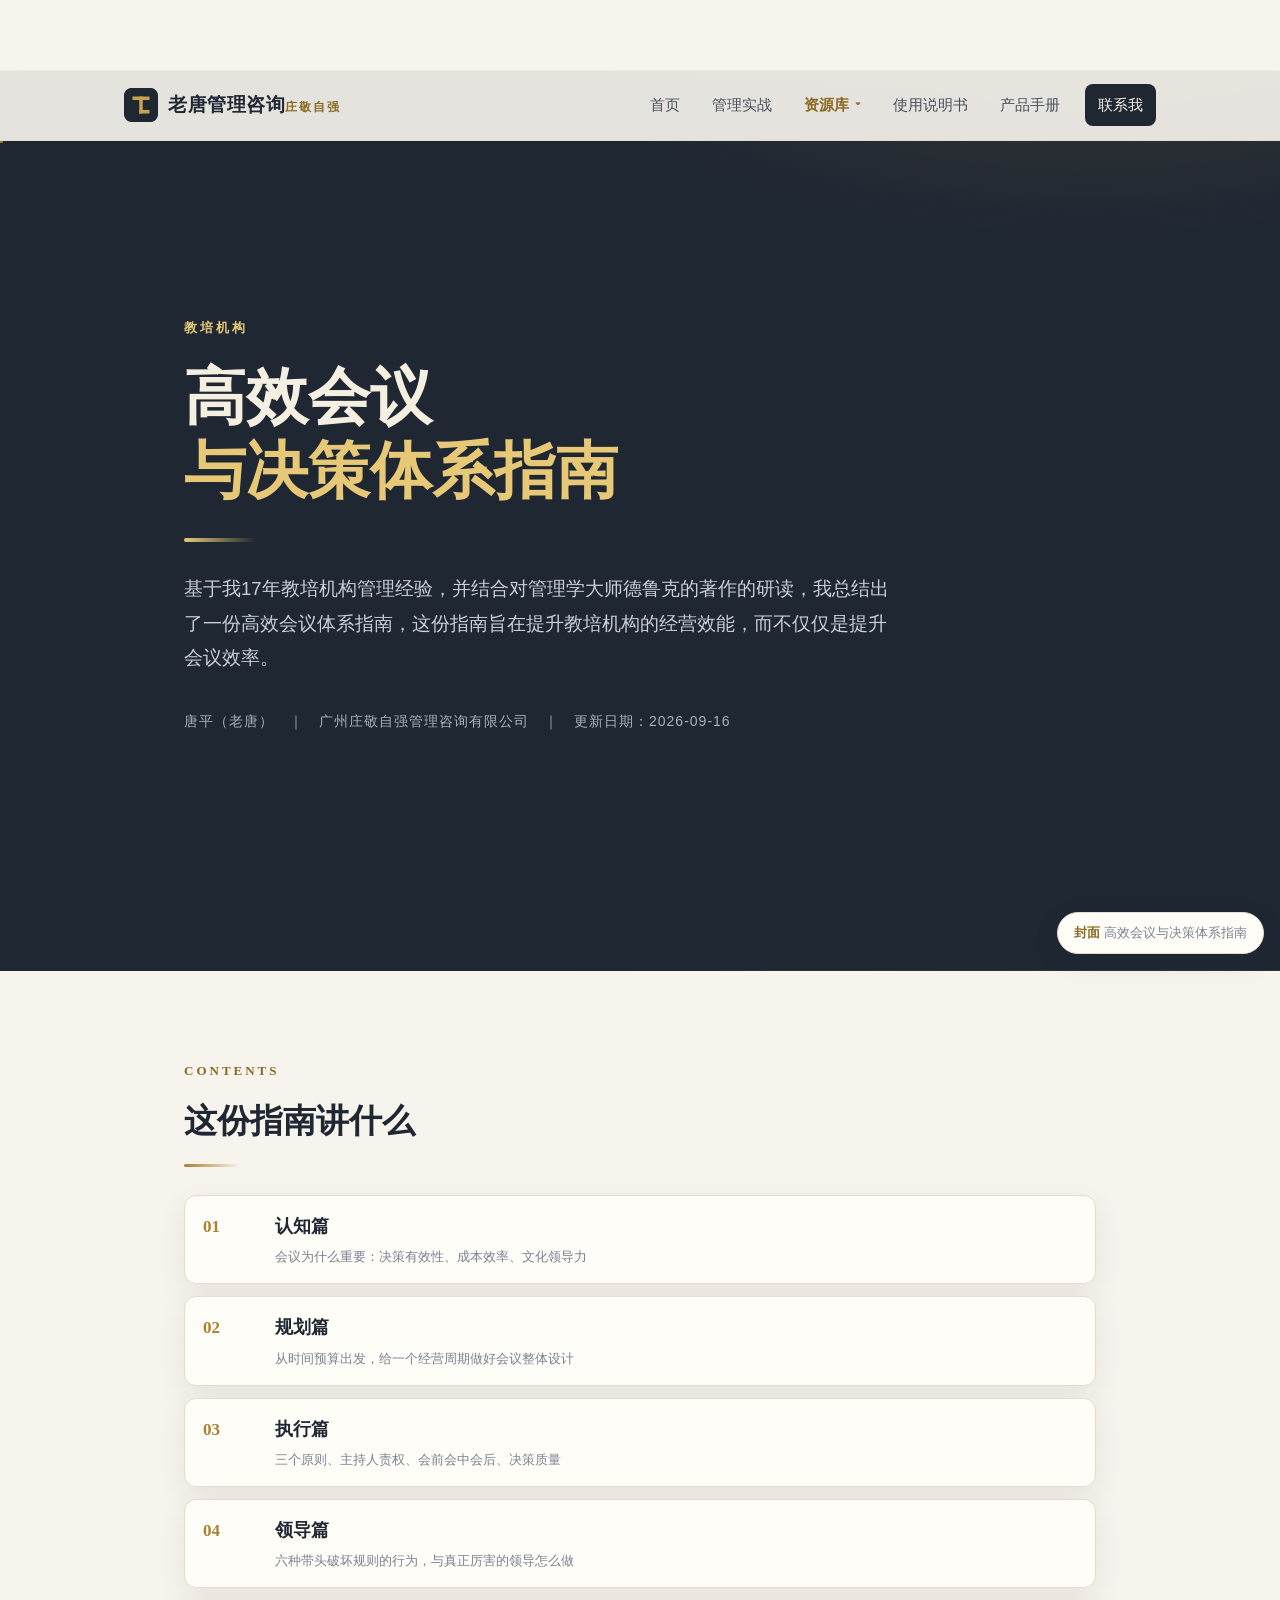
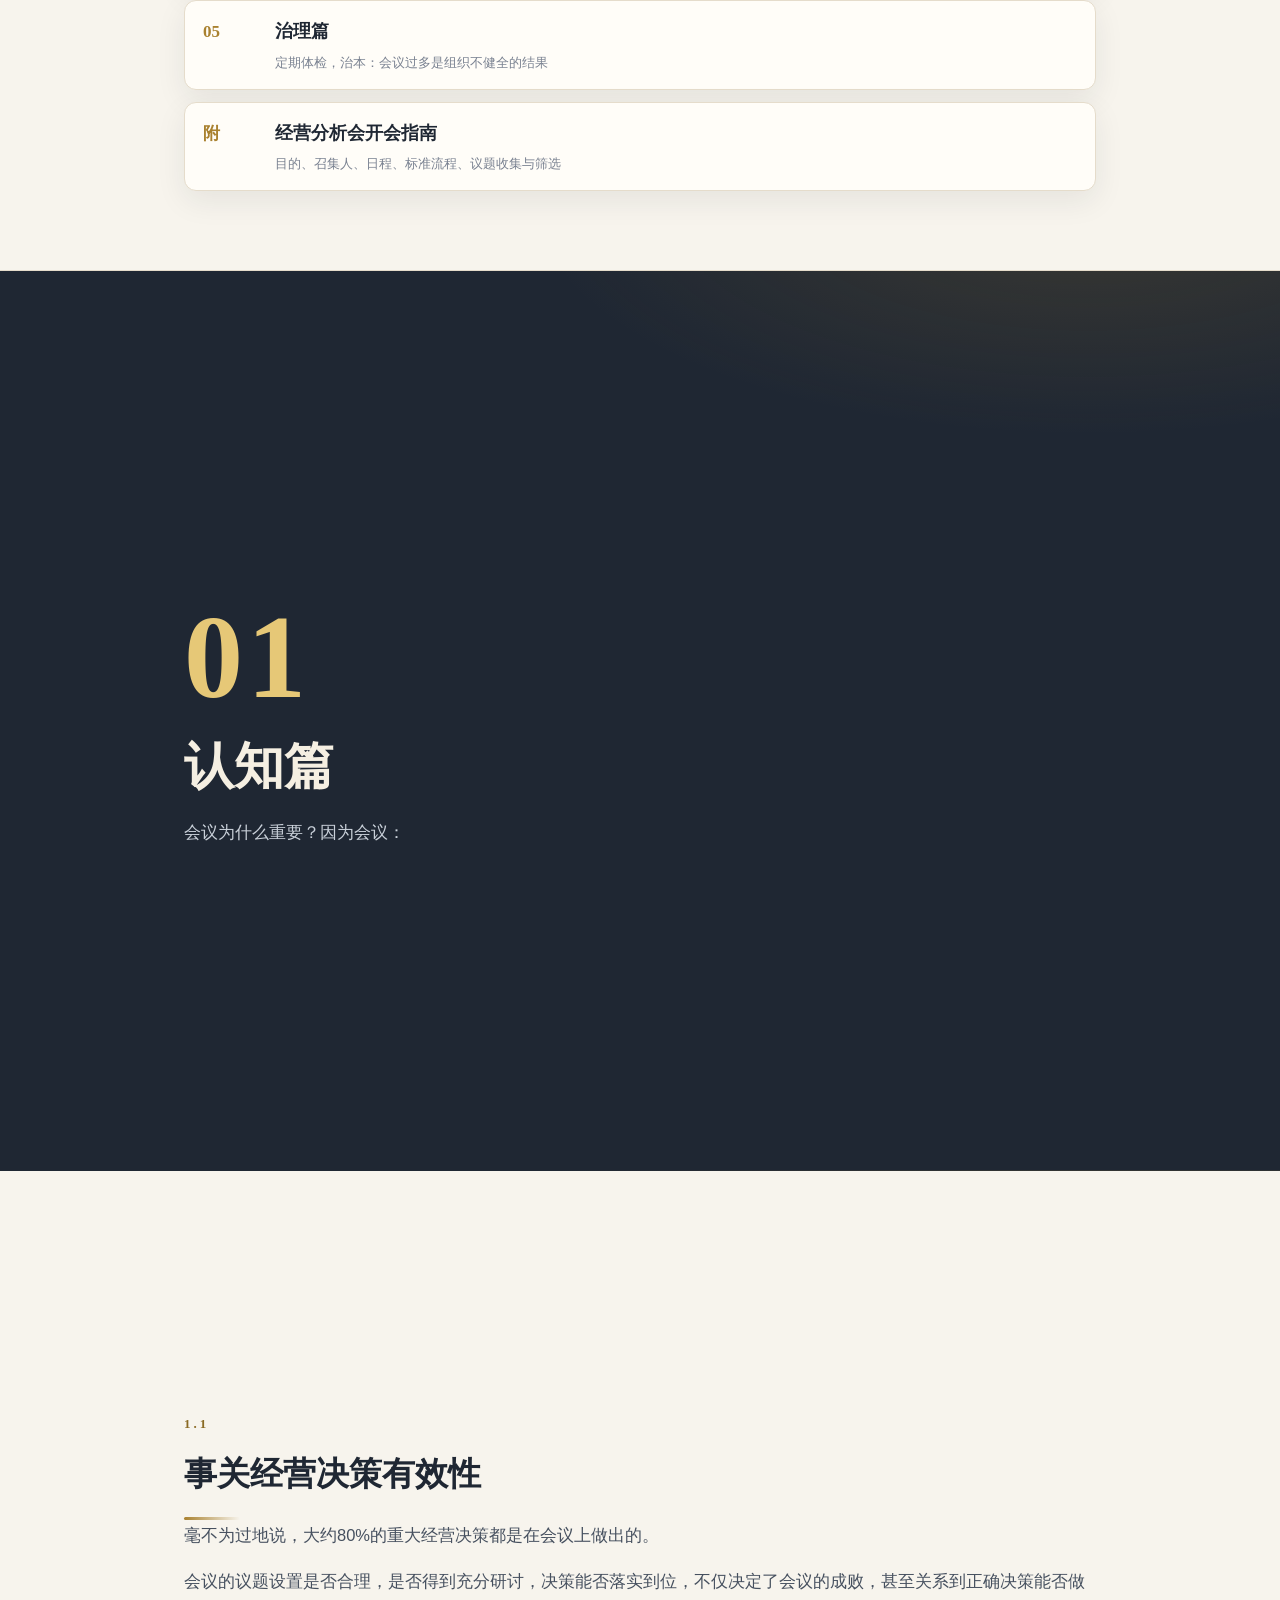
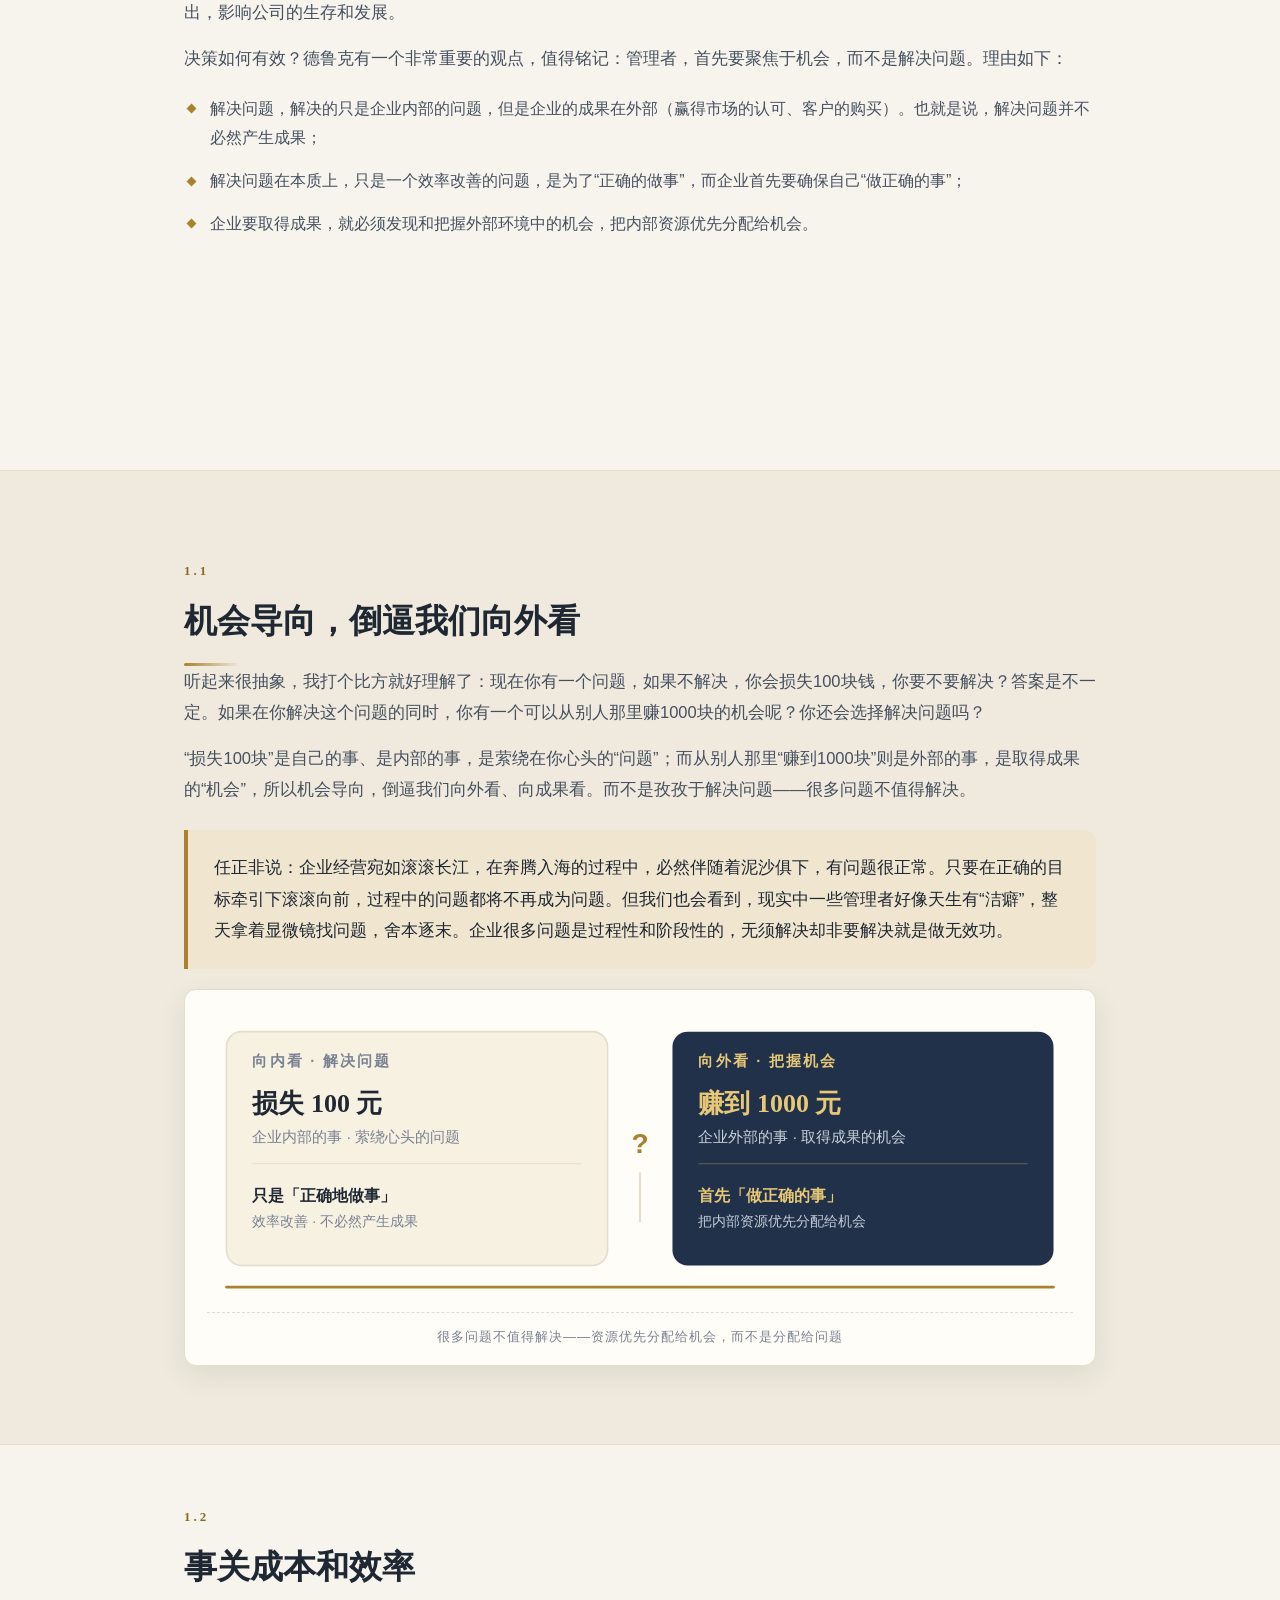
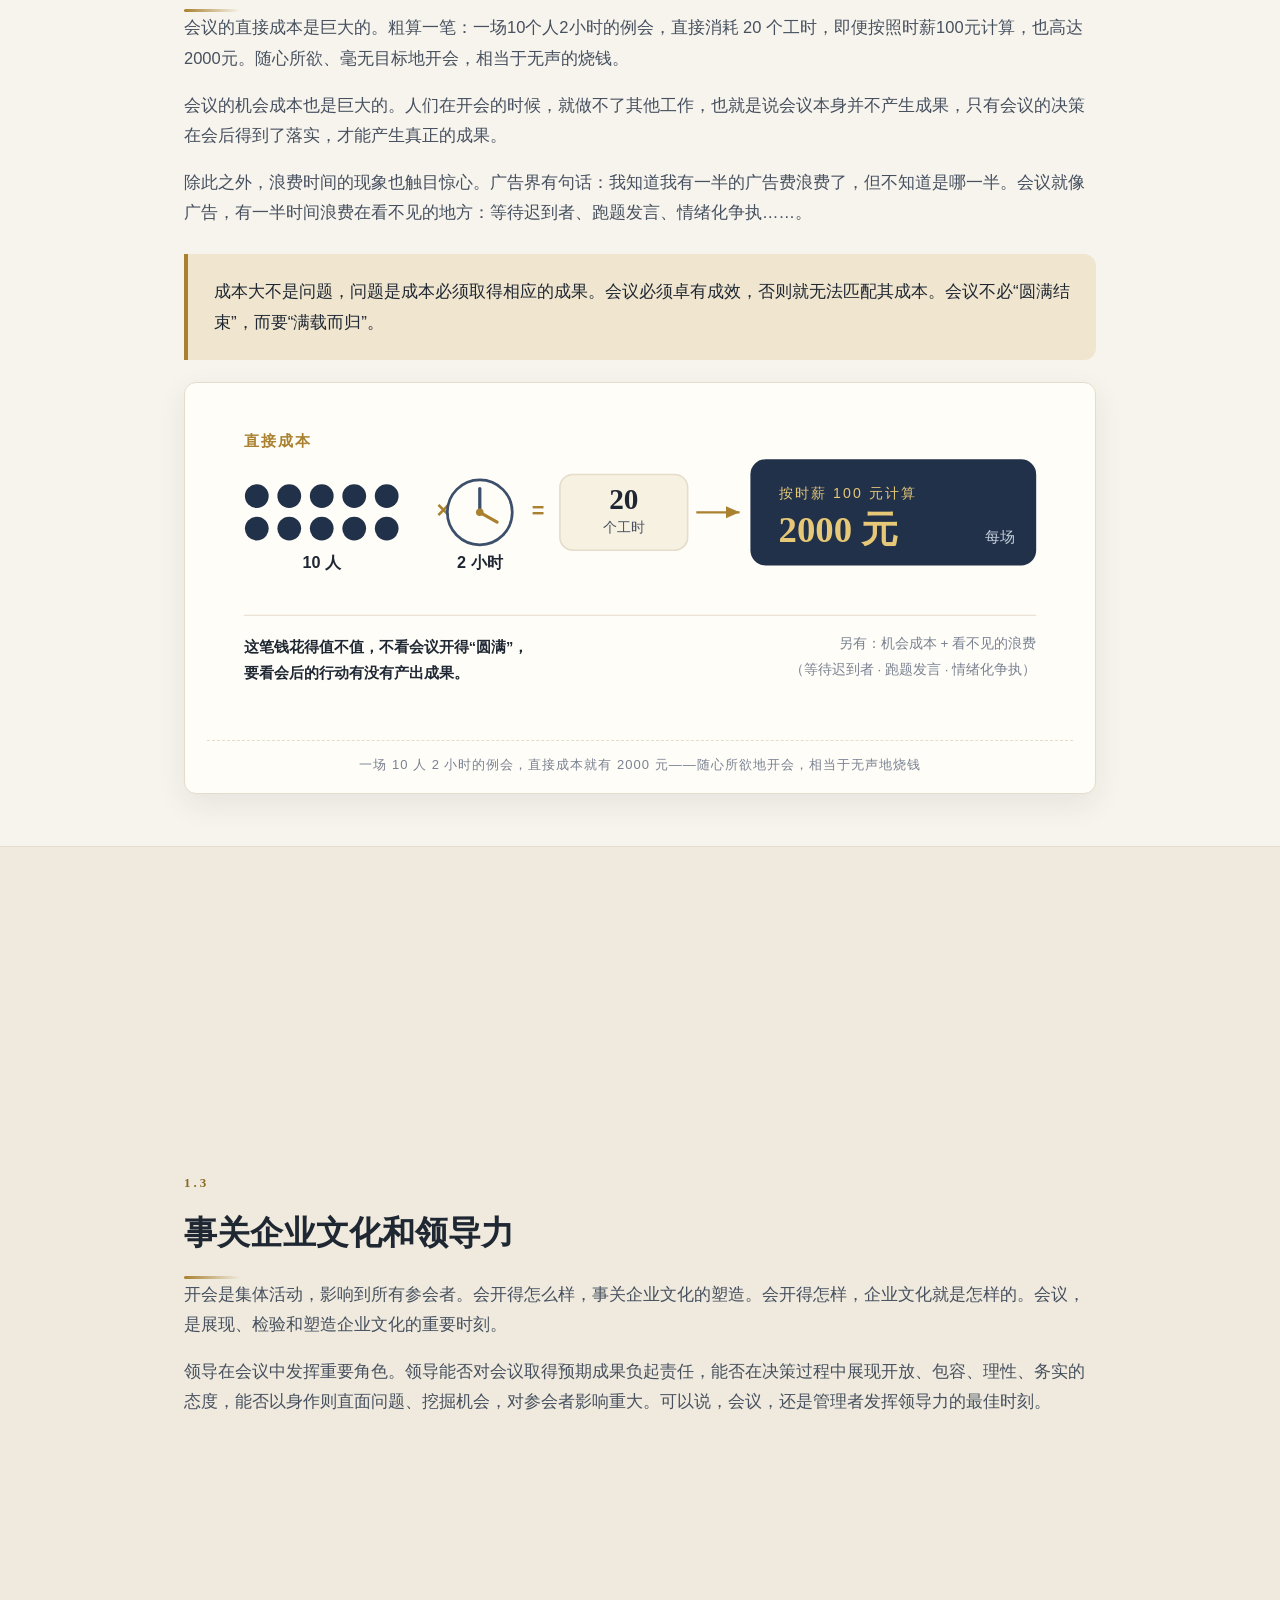
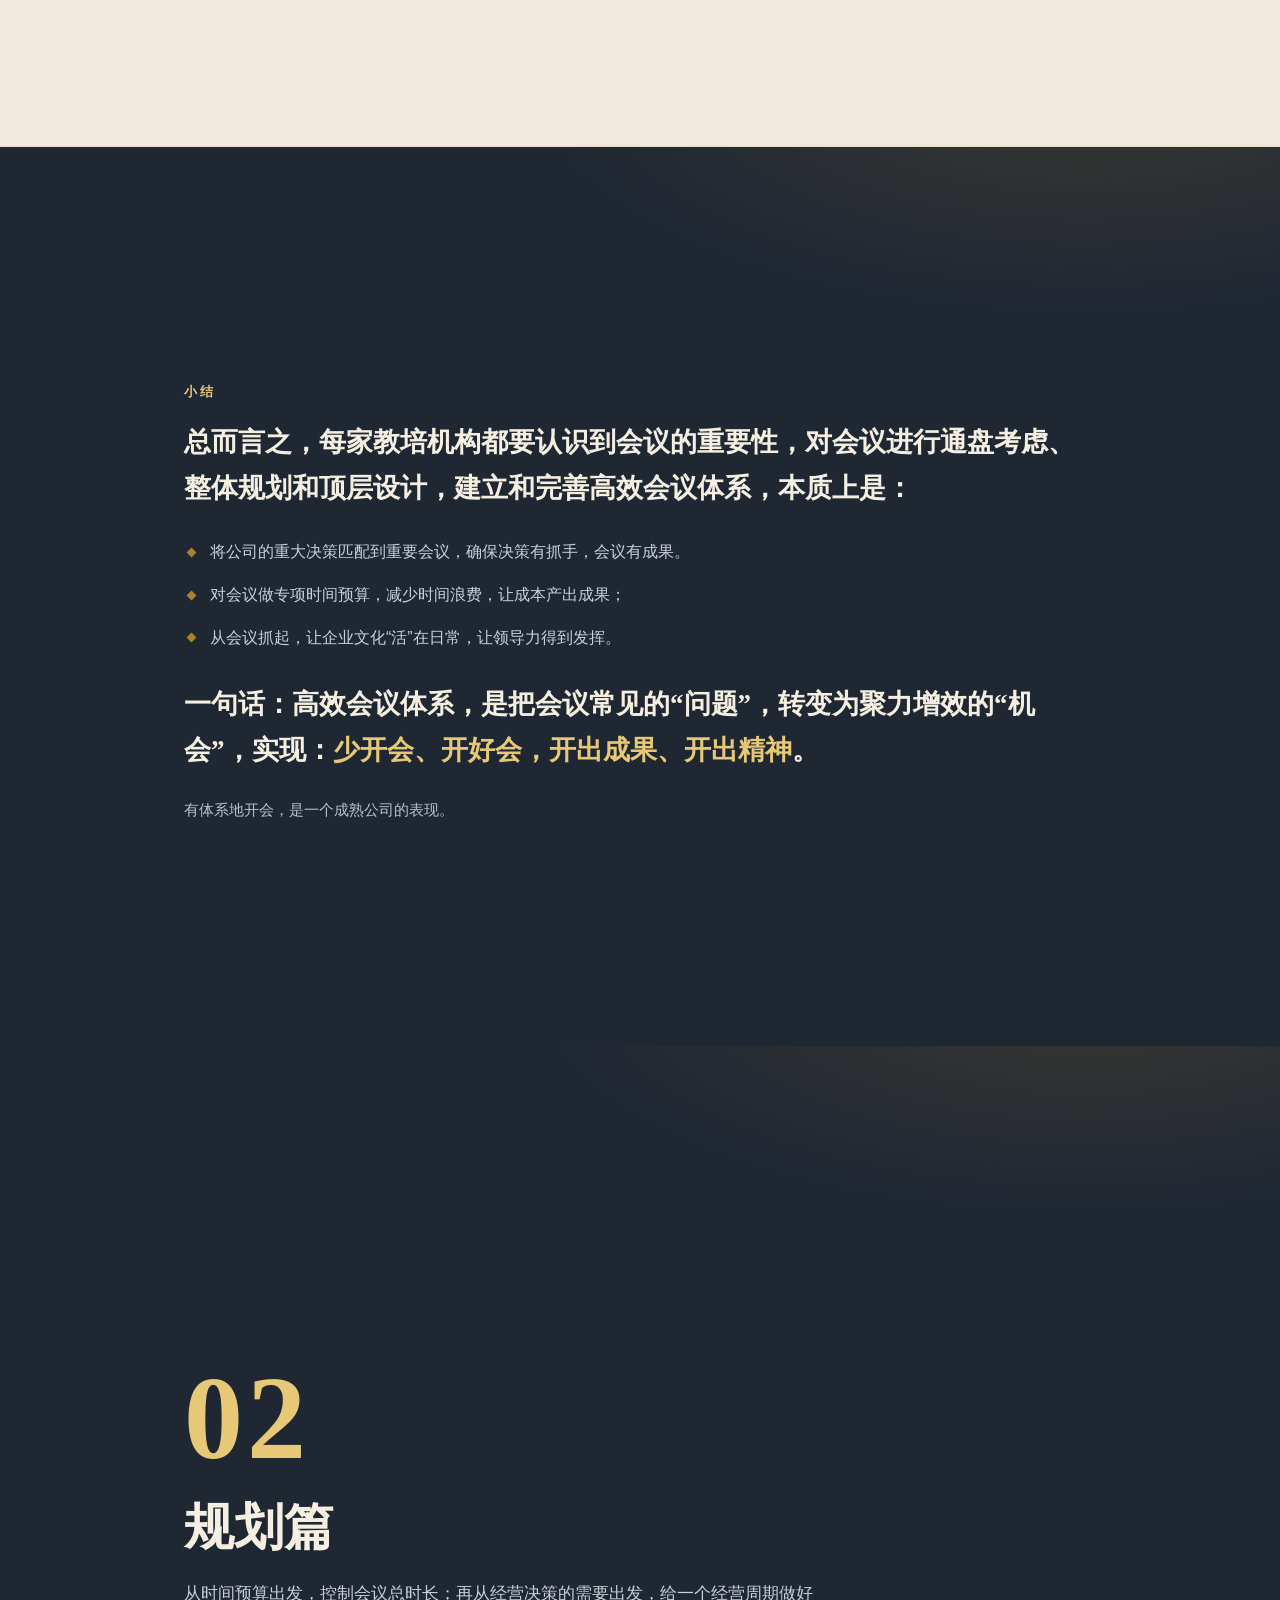
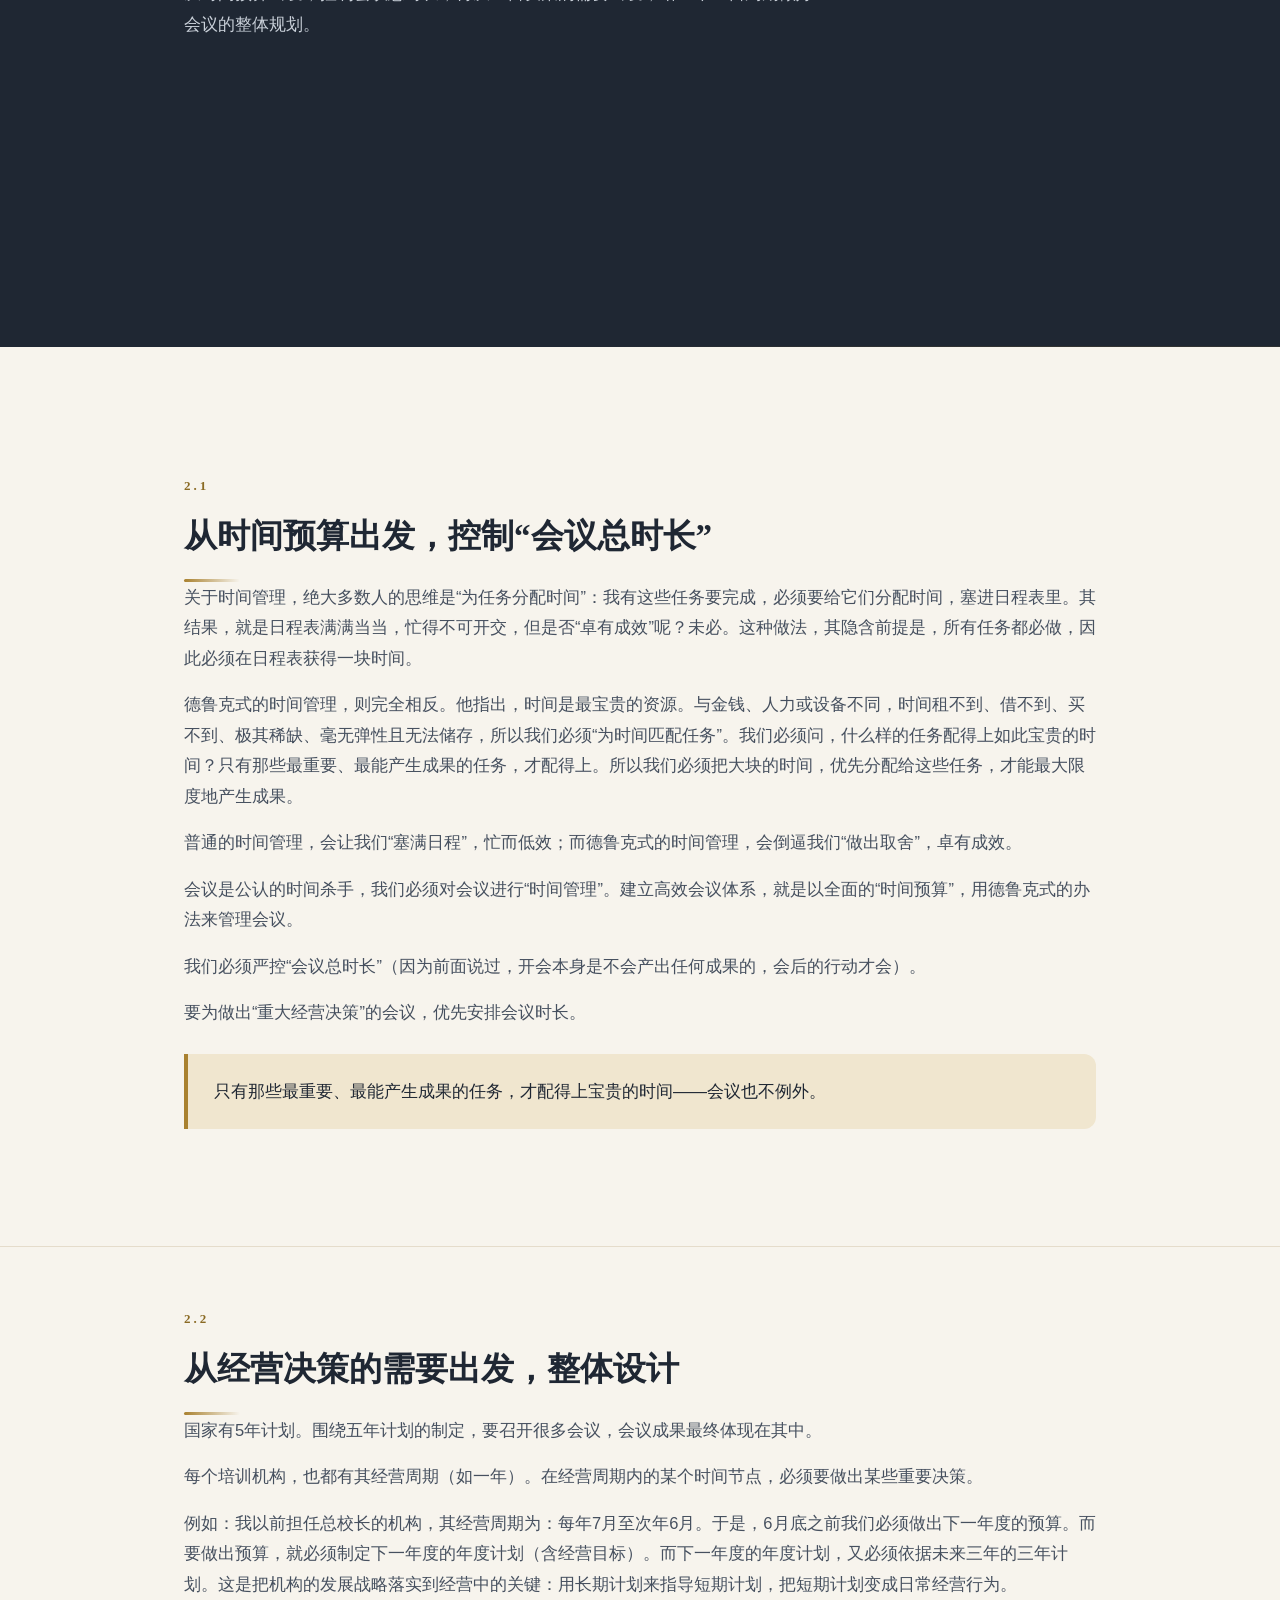
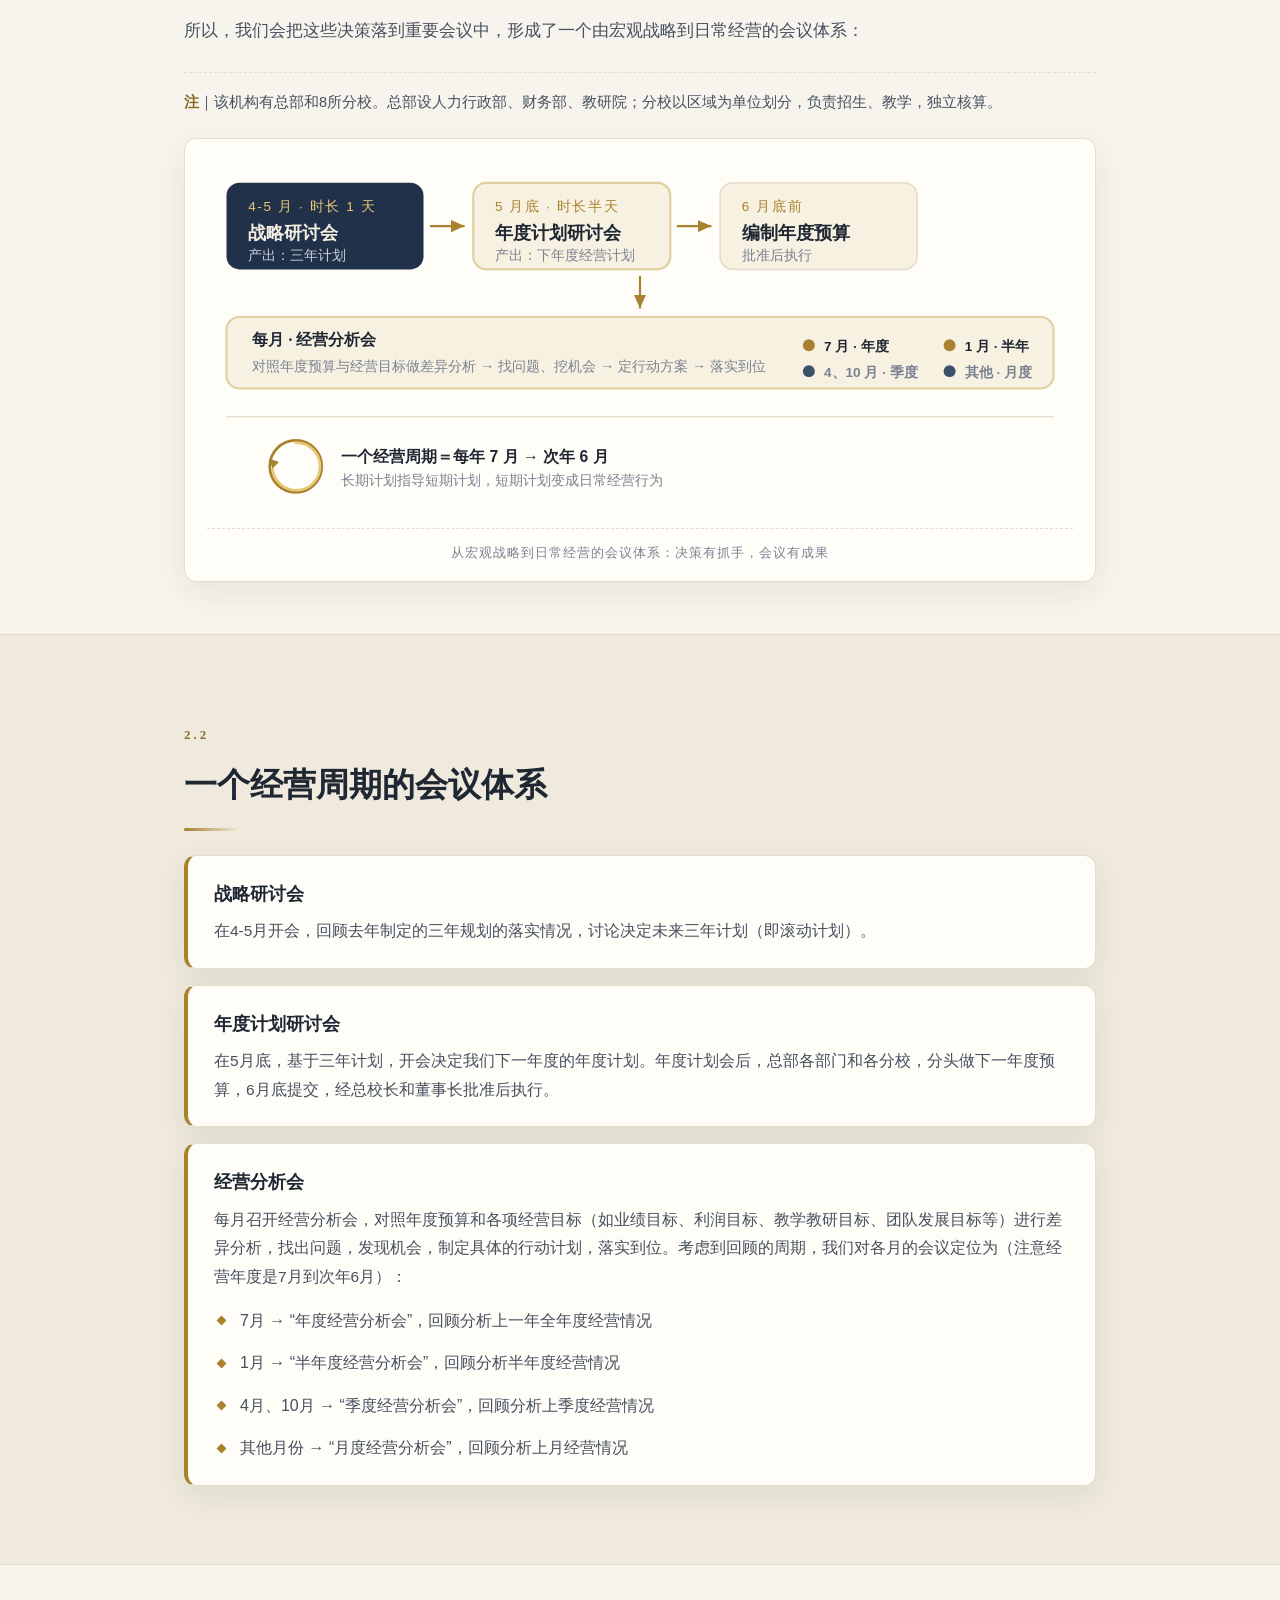
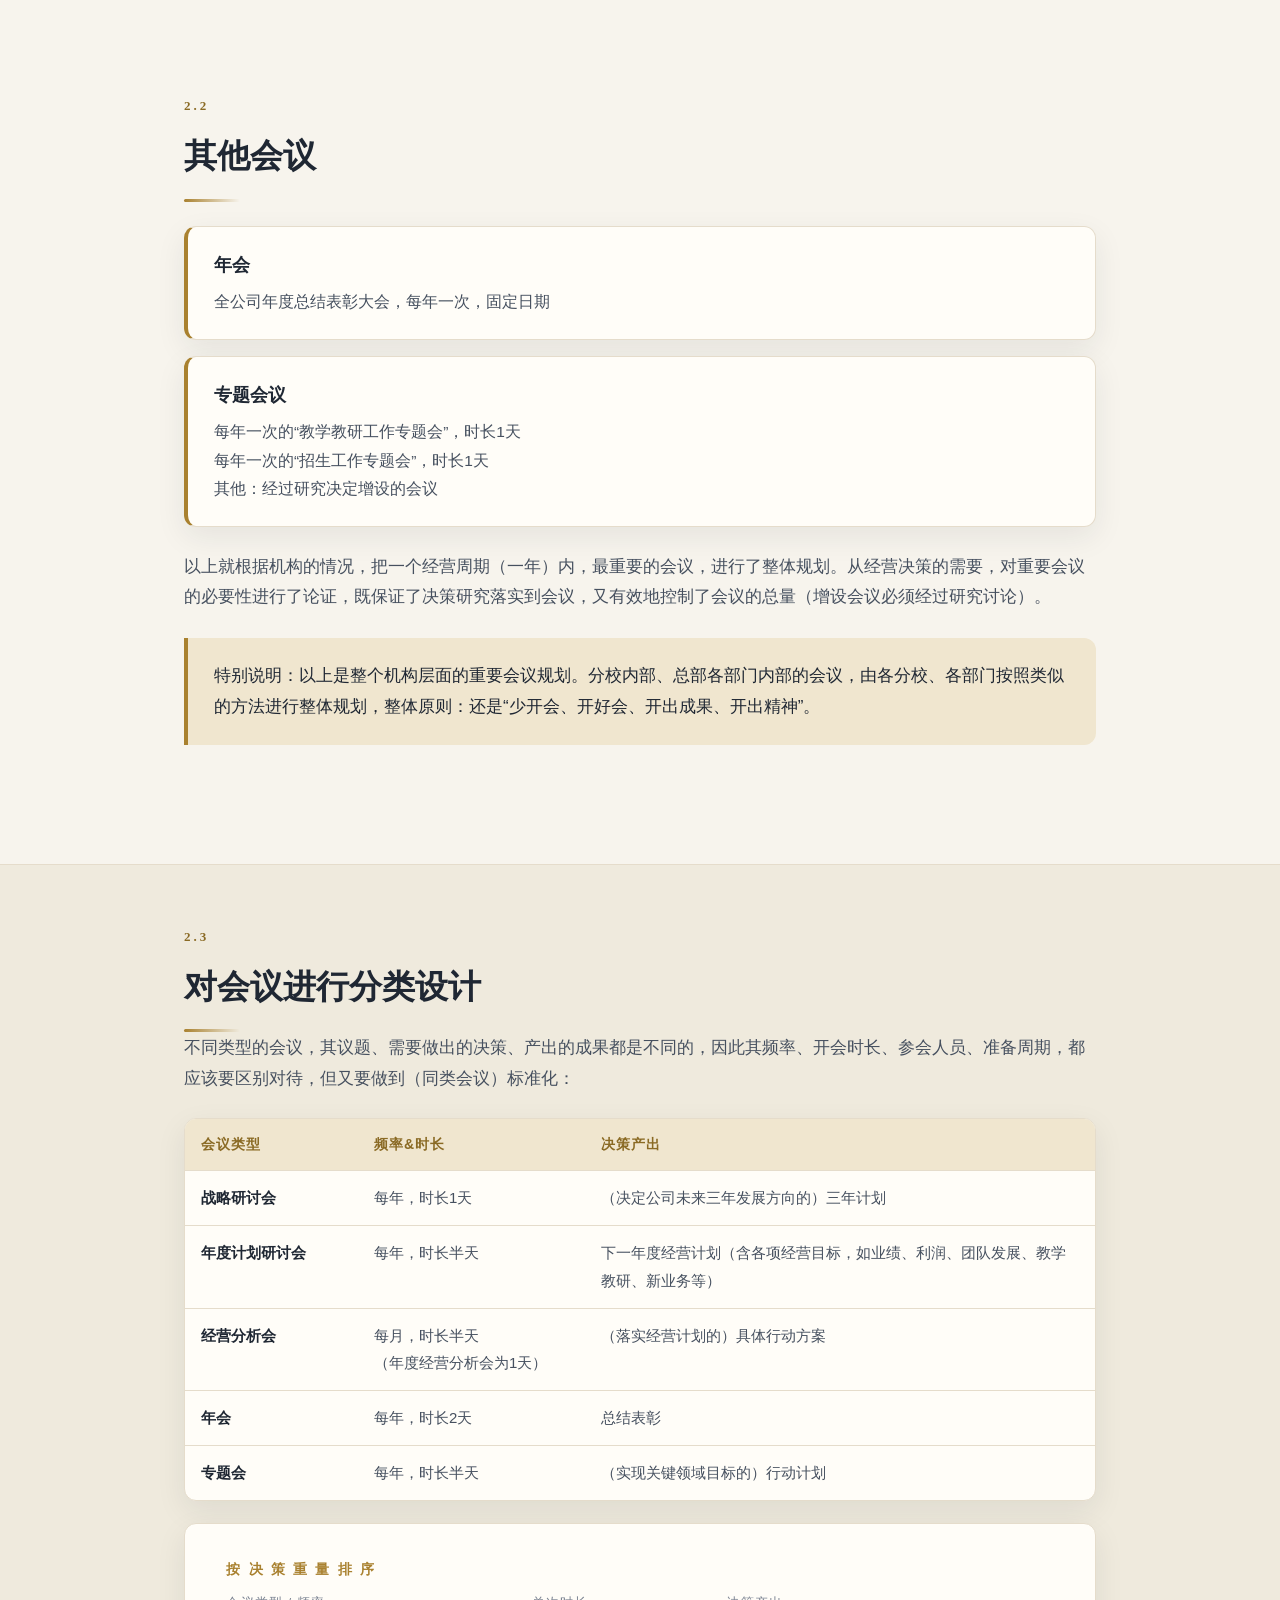
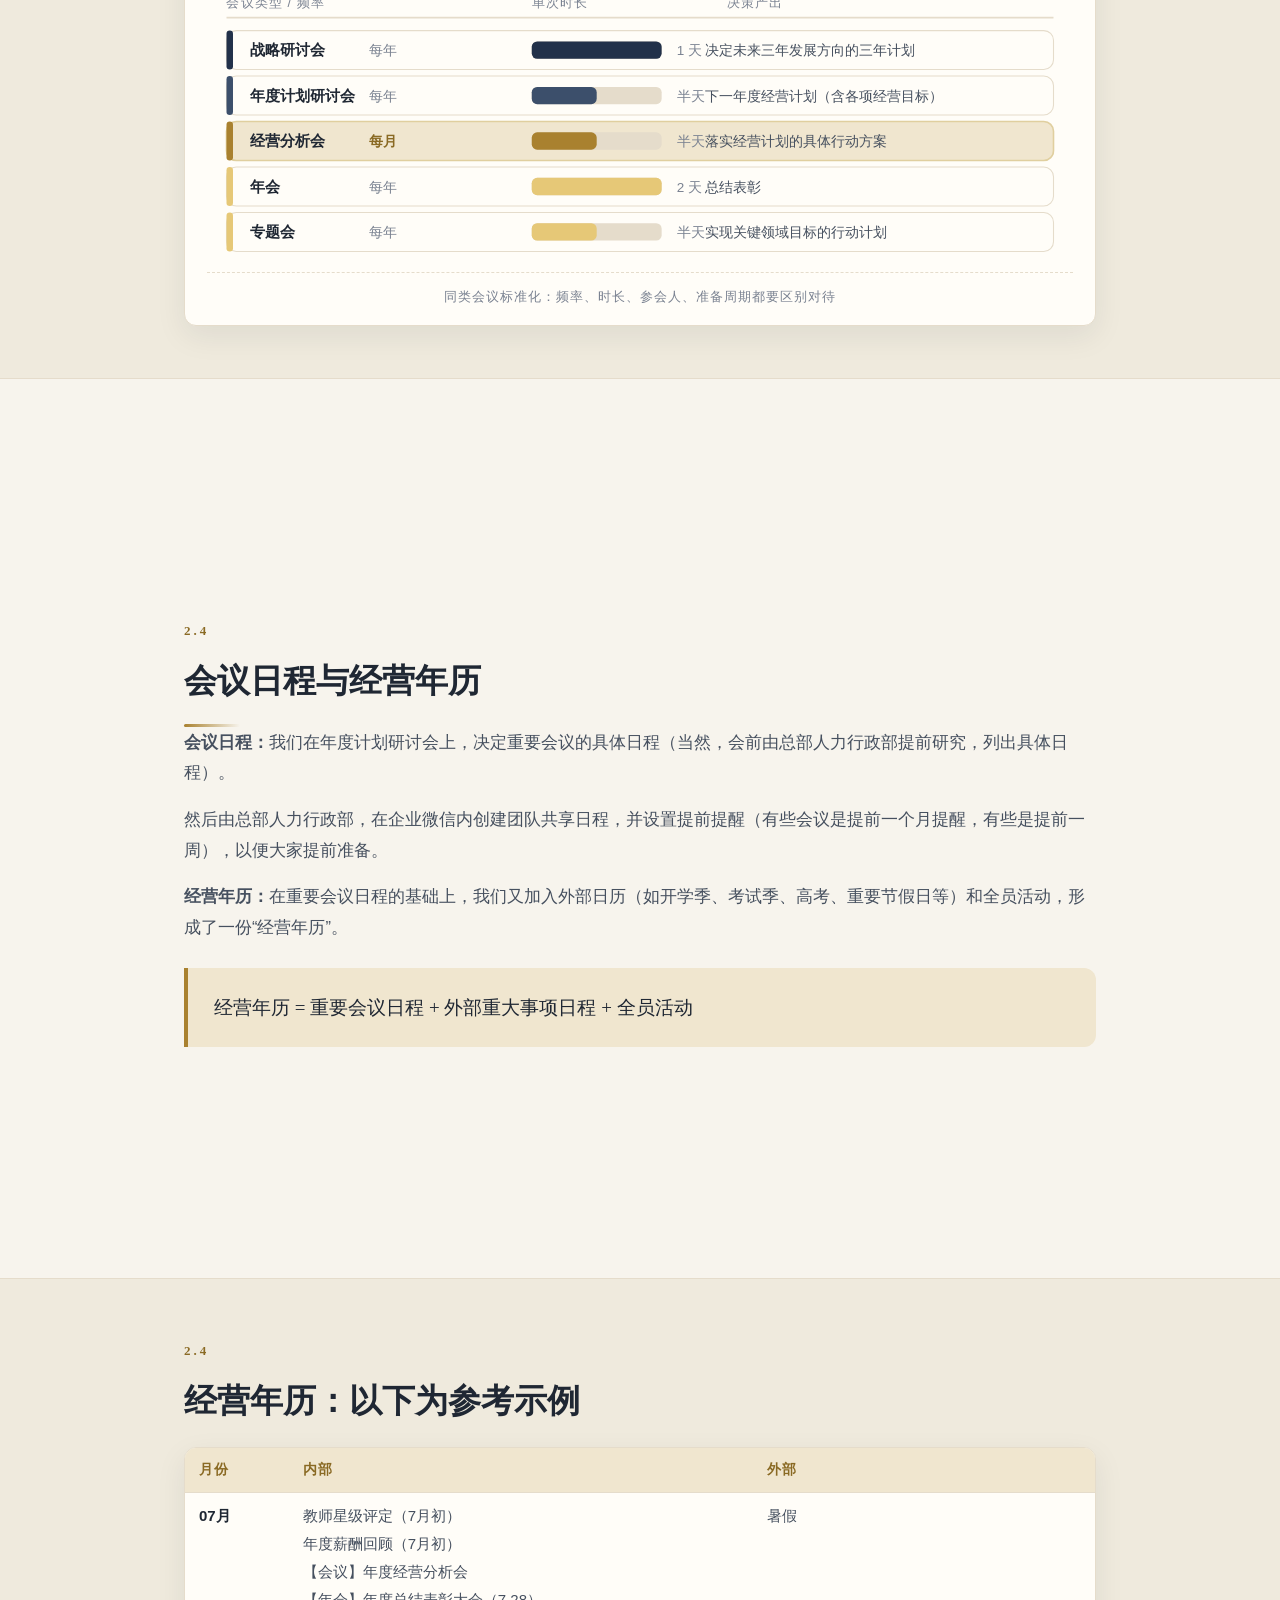
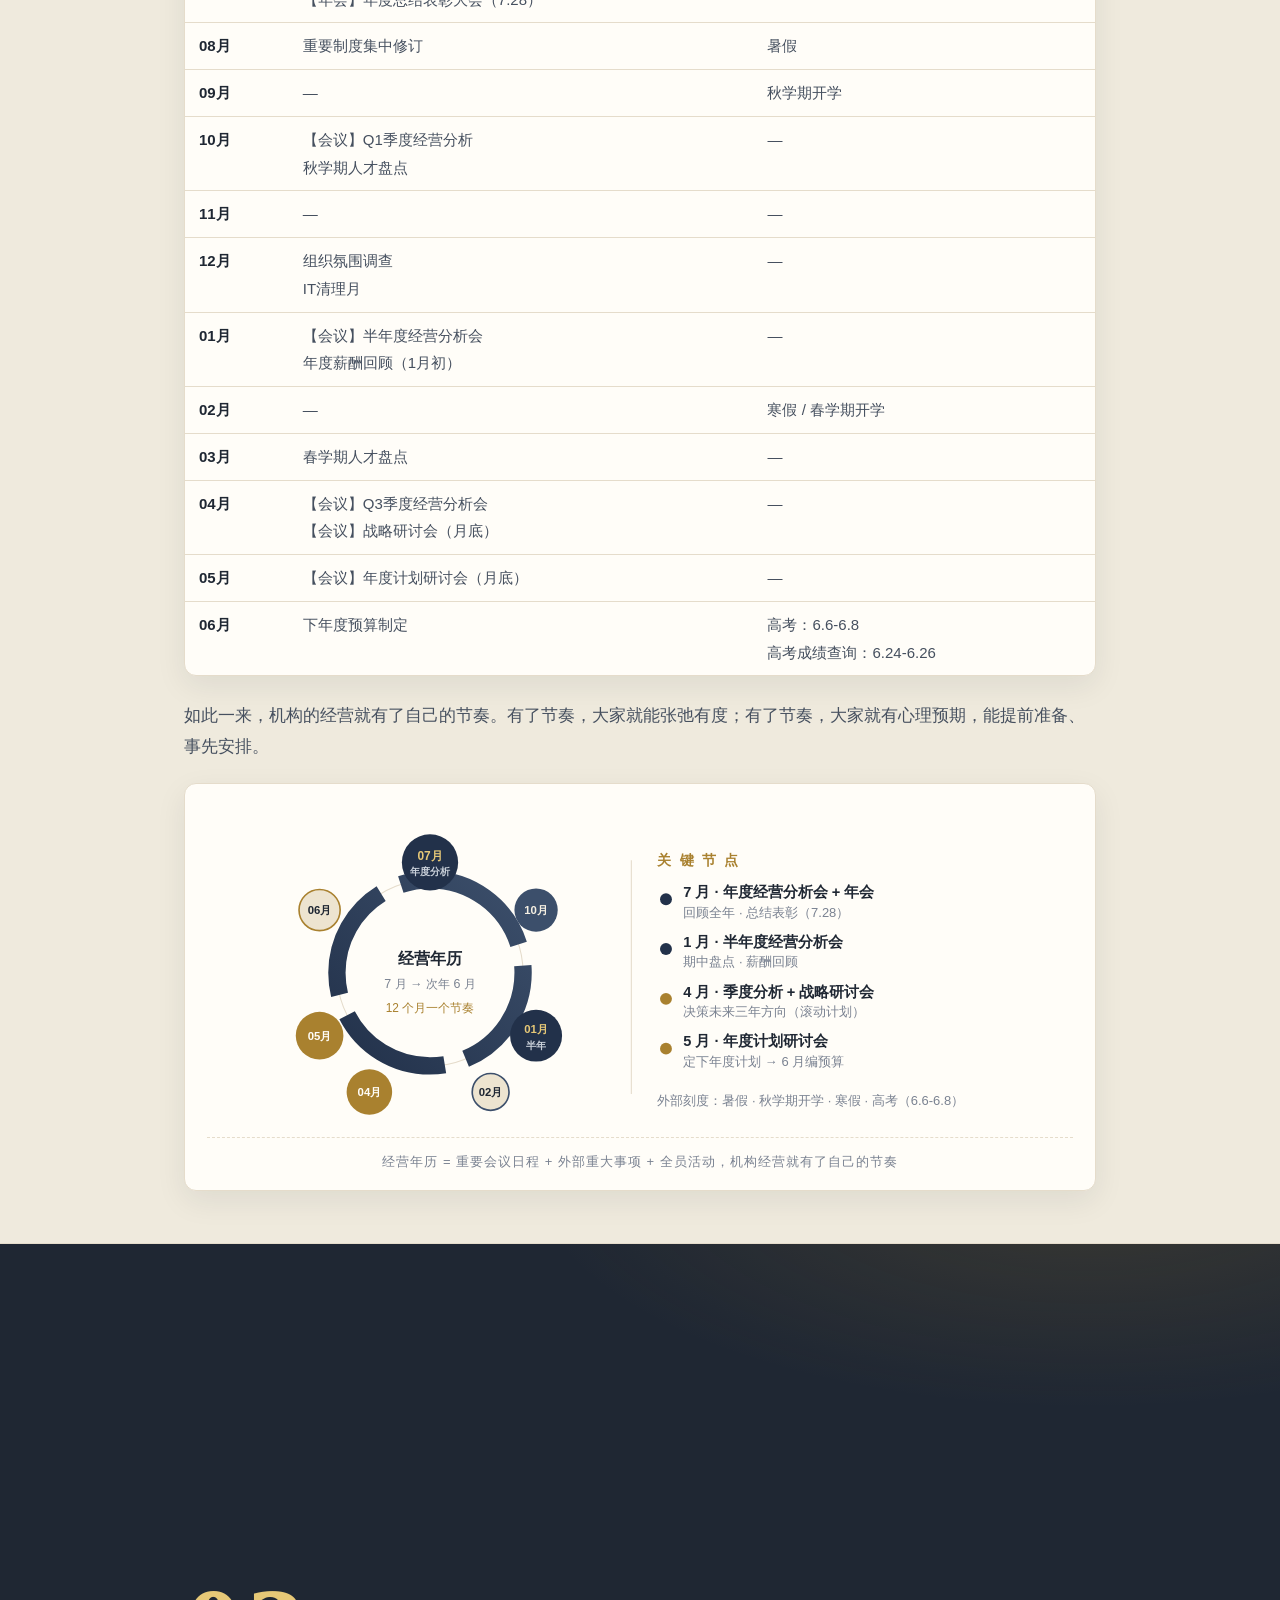
<file: meeting-read.html>
<!DOCTYPE html>
<html lang="zh-CN">
<head>
<meta charset="UTF-8">
<meta name="viewport" content="width=device-width, initial-scale=1.0">
<meta name="color-scheme" content="light dark">
<meta name="theme-color" media="(prefers-color-scheme: light)" content="#f7f4ed">
<meta name="theme-color" media="(prefers-color-scheme: dark)" content="#12151b">
<title>教培机构高效会议与决策体系指南（图文阅读版）| 老唐管理咨询</title>
<meta name="description" content="基于 17 年教培机构管理经验与德鲁克管理思想总结的高效会议与决策体系指南（图文阅读版）：认知、规划、执行、领导、治理五篇，附经营分析会开会指南，含 9 张图示。唐平（老唐）著。">
<meta name="keywords" content="教培机构,会议管理,决策体系,经营分析会,德鲁克,管理咨询,唐平">
<meta property="og:type" content="article">
<meta property="og:site_name" content="老唐管理咨询">
<meta property="og:title" content="教培机构高效会议与决策体系指南（图文阅读版）">
<meta property="og:description" content="手机阅读版：认知、规划、执行、领导、治理五篇 + 附录，含 9 张图示。少开会、开好会，开出成果、开出精神。">
<meta property="og:url" content="https://kuaieltang.github.io/meeting-read.html">
<meta property="og:image" content="https://kuaieltang.github.io/og-meeting.jpg">
<meta property="og:image:width" content="1200">
<meta property="og:image:height" content="630">
<meta property="og:image:alt" content="教培机构高效会议与决策体系指南 — 唐平（老唐）">
<meta name="twitter:card" content="summary_large_image">
<meta name="twitter:title" content="教培机构高效会议与决策体系指南（图文阅读版）">
<meta name="twitter:description" content="手机阅读版：五篇 + 附录，含 9 张图示。少开会、开好会，开出成果、开出精神。">
<meta name="twitter:image" content="https://kuaieltang.github.io/og-meeting.jpg">
<meta property="og:locale" content="zh_CN">
<link rel="canonical" href="https://kuaieltang.github.io/meeting-read.html">
<link rel="icon" type="image/svg+xml" href="logo.svg">
<link rel="icon" type="image/png" sizes="64x64" href="logo-64.png">
<link rel="stylesheet" href="style.css">
<style>
  /* ================= Deck（一屏一节 · 上下滑） ================= */
  html { scroll-snap-type: y proximity; scroll-padding-top: var(--navh, 72px); }
  .deck { position: relative; }
  .slide {
    scroll-snap-align: start;
    min-height: 100vh;
    display: flex;
    flex-direction: column;
    justify-content: center;
    padding: 84px 0 78px;
    position: relative;
    border-bottom: 1px solid var(--line);
  }
  .slide > .wrap { width: 100%; max-width: 960px; }
  .slide--panel {
    background:
      radial-gradient(900px 380px at 85% -8%, rgba(169,129,47,.20), transparent 62%),
      var(--panel);
    color: var(--panel-fg);
    border-bottom-color: transparent;
  }
  .slide--alt { background: var(--bg-alt); }

  /* 页码标签 */
  .sn {
    display: inline-block;
    font-family: "Noto Serif SC","Songti SC","SimSun",serif;
    font-size: 13px; letter-spacing: 3px; font-weight: 700;
    color: var(--gold-deep);
    margin-bottom: 16px;
  }
  .slide--panel .sn { color: #e6c877; }

  .s-h { font-size: clamp(24px, 3vw, 33px); font-weight: 700; line-height: 1.35; }
  .s-sub { color: var(--text-soft); font-size: 15px; margin-top: 8px; }
  .slide--panel .s-sub { color: #b9c1cc; }
  .s-rule {
    width: 56px; height: 3px; border-radius: 2px; margin: 20px 0 0;
    background: linear-gradient(90deg, var(--gold), transparent);
  }

  .s-body { color: var(--text-soft); font-size: 16.5px; }
  .s-body > p { margin: 16px 0; }
  .s-body > p:first-child { margin-top: 0; }
  .slide--panel .s-body { color: #c9d0d9; }

  .s-list { list-style: none; margin: 20px 0 0; display: grid; gap: 13px; }
  .s-list > li { position: relative; padding-left: 26px; color: var(--text-soft); font-size: 16px; }
  .s-list > li::before {
    content: ""; position: absolute; left: 4px; top: .72em;
    width: 7px; height: 7px; background: var(--gold); transform: rotate(45deg);
  }
  .s-list > li b { color: var(--text); }
  .slide--panel .s-list > li { color: #c9d0d9; }
  .slide--panel .s-list > li b { color: var(--panel-fg); }

  .s-num { counter-reset: sn; list-style: none; margin: 20px 0 0; display: grid; gap: 14px; }
  .s-num > li {
    counter-increment: sn; position: relative; padding-left: 46px;
    color: var(--text-soft); font-size: 16px;
  }
  .s-num > li::before {
    content: counter(sn, decimal-leading-zero);
    position: absolute; left: 0; top: .12em;
    font-family: "Noto Serif SC","Songti SC","SimSun",serif;
    font-size: 15px; font-weight: 700; color: var(--gold);
  }
  .s-num > li b { color: var(--text); }

  .s-quote {
    background: var(--gold-soft);
    border-left: 4px solid var(--gold);
    border-radius: 0 12px 12px 0;
    padding: 22px 26px; margin: 26px 0 0;
    color: var(--text); font-size: 17px;
  }
  .s-quote b { color: var(--gold-deep); }

  .s-big {
    font-family: "Noto Serif SC","Songti SC","SimSun",serif;
    font-size: clamp(20px, 2.6vw, 27px); font-weight: 700; line-height: 1.7;
    color: var(--text);
  }
  .slide--panel .s-big { color: var(--panel-fg); }
  .s-big em { font-style: normal; color: var(--gold-deep); }
  .slide--panel .s-big em { color: #e6c877; }

  .s-cards { display: grid; gap: 16px; margin-top: 24px; }
  .s-card {
    background: var(--card);
    border: 1px solid var(--line);
    border-left: 4px solid var(--gold);
    border-radius: 12px;
    padding: 22px 26px;
    box-shadow: var(--shadow);
  }
  .s-card h4 { font-size: 18px; margin-bottom: 6px; }
  .s-card p { color: var(--text-soft); font-size: 15.5px; }
  .s-card .mono { color: var(--gold-deep); font-weight: 700; }

  .tbl-wrap {
    overflow-x: auto;
    margin-top: 24px;
    border: 1px solid var(--line);
    border-radius: 12px;
    background: var(--card);
    box-shadow: var(--shadow);
  }
  table.tbl { width: 100%; border-collapse: collapse; font-size: 15px; min-width: 600px; }
  table.tbl th, table.tbl td {
    padding: 13px 16px; text-align: left; vertical-align: top;
    border-bottom: 1px solid var(--line); color: var(--text-soft);
  }
  table.tbl th {
    background: var(--gold-soft); color: var(--gold-deep);
    font-weight: 700; font-size: 14px; letter-spacing: 1px; white-space: nowrap;
  }
  table.tbl tr:last-child td { border-bottom: 0; }
  table.tbl td.k { font-weight: 600; color: var(--text); white-space: nowrap; }
  table.tbl td.meet { color: var(--gold-deep); font-weight: 600; }
  table.tbl--dense th, table.tbl--dense td { padding: 9px 14px; }

  .toc { display: grid; gap: 12px; margin-top: 28px; }
  .toc a {
    display: grid; grid-template-columns: 56px 1fr; gap: 16px; align-items: baseline;
    text-decoration: none; padding: 14px 18px;
    border: 1px solid var(--line); border-radius: 12px;
    background: var(--card); box-shadow: var(--shadow);
    transition: transform .18s, border-color .18s;
  }
  .toc a:hover { transform: translateX(5px); border-color: var(--gold-border); }
  .toc .n {
    font-family: "Noto Serif SC","Songti SC","SimSun",serif;
    color: var(--gold); font-weight: 700; font-size: 17px;
  }
  .toc .t { font-size: 17.5px; font-weight: 600; color: var(--text); }
  .toc .d { display: block; font-size: 13px; color: var(--text-faint); font-weight: 400; margin-top: 3px; }

  .flow { display: grid; gap: 10px; counter-reset: fl; margin: 22px 0 0; }
  .flow > li {
    counter-increment: fl; list-style: none; position: relative;
    padding: 12px 18px 12px 48px;
    background: var(--card); border: 1px solid var(--line); border-radius: 10px;
    color: var(--text-soft); font-size: 15.5px;
  }
  .flow > li::before {
    content: counter(fl);
    position: absolute; left: 14px; top: 50%; transform: translateY(-50%);
    width: 22px; height: 22px; border-radius: 50%;
    background: var(--gold-soft); color: var(--gold-deep);
    font-size: 12px; font-weight: 700;
    display: flex; align-items: center; justify-content: center;
  }

  .chap-no {
    font-family: "Noto Serif SC","Songti SC","SimSun",serif;
    font-size: clamp(64px, 11vw, 118px); font-weight: 800; line-height: 1;
    color: #e6c877; letter-spacing: 4px;
  }
  .chap-title {
    font-size: clamp(30px, 5vw, 50px); font-weight: 800; line-height: 1.25;
    margin-top: 18px; color: var(--panel-fg);
  }

  /* ================= 图示（内联 SVG · 随主题换色） ================= */
  /* 纸墨金 + 藏青，与站上插画同色域；SVG 内一律用 var(--*)，深色模式自动翻转 */
  .fig {
    margin: 26px 0 0;
    background: var(--card);
    border: 1px solid var(--line);
    border-radius: 12px;
    box-shadow: var(--shadow);
    padding: 20px 22px 16px;
    overflow: hidden;
  }
  .fig svg { display: block; width: 100%; height: auto; }
  .fig figcaption {
    font-size: 13px; color: var(--text-faint); letter-spacing: 1px;
    text-align: center; margin-top: 12px;
    padding-top: 12px; border-top: 1px dashed var(--line);
  }
  .fig--tight { margin-top: 20px; }

  /* SVG 内部语义色（供 fig 内的元素引用） */
  .fig {
    --ink-svg: #1f2733;        /* 墨（图内主文字） */
    --ink2-svg: #46505f;       /* 墨次级（图内说明文字） */
    --navy-svg: #22314a;       /* 藏青（插画主色） */
    --navy-soft: #3c4f6b;
    --gold-svg: #a9812f;
    --gold-lite: #e6c877;
    --paper-svg: #f7f1e2;      /* 插画纸底 */
    --paper-2: #ede4d0;
    --red-svg: #a6392b;        /* 档位红（仅用于警示编号） */
    /* 落在深色块（藏青/金）上的文字色 —— 随主题翻转 */
    --on-navy: #eef1f5;        /* 藏青块上的字 */
    --on-navy-2: #c3ccd8;      /* 藏青块上的次要字 */
    --on-navy-accent: #e6c877; /* 藏青块上的强调字（金） */
    --on-gold: #2a2114;        /* 金块上的字（深墨，保证对比） */
    --on-gold-2: #4a3c1e;      /* 金块上的次要字 */
    --on-gold-soft: #8a6a24;   /* 金浅底上的金色字（比主金更深，保证对比） */
  }
  .slide--panel .fig {
    --ink-svg: #f0ede6;
    --ink2-svg: #b9c1cc;
    --navy-svg: #4d6a91;
    --navy-soft: #6885a5;
    --gold-svg: #d2ab5b;
    --paper-svg: #303a48;    /* 较深墨面板 #1f2733 提亮，保留“纸块”层次 */
    --paper-2: #374252;
    --red-svg: #d97b6c;
    --on-navy: #eef1f5;
    --on-navy-2: #c3ccd8;
    --on-navy-accent: #e6c877;
    --on-gold: #2a2114;
    --on-gold-2: #4a3c1e;
    --on-gold-soft: #8a6a24;
  }
  @media (prefers-color-scheme: dark) {
    .fig {
      --ink-svg: #e9e7e2;
      --ink2-svg: #b7bfc9;
      --navy-svg: #527096;     /* 深色下大幅提亮：与卡片底 #1c222c 对比 3.13 倍 */
      --navy-soft: #5d7896;    /* 比 navy-svg 略深，避免块上白字对比不足 */
      --gold-svg: #d2ab5b;
      --paper-svg: #333d4c;    /* 较卡片底明显提亮，块面才立得住 */
      --paper-2: #3a4453;
      --red-svg: #d97b6c;
      --on-navy: #f2f5f9;      /* 深色下藏青块更亮，字需更亮 */
      --on-navy-2: #dfe5ec;
      --on-navy-accent: #ffe6a8;
      --on-gold: #241b0d;      /* 深色下金块更亮，字仍需深色 */
      --on-gold-2: #3d3016;
      --on-gold-soft: #e0c078; /* 深色金浅底上用亮金 */
    }
  }

  .cover-h {
    font-size: clamp(32px, 6.2vw, 62px); font-weight: 800; line-height: 1.2;
    margin-top: 4px;
  }
  .cover-h .em { color: #e6c877; }
  .cover-ru {
    width: 72px; height: 4px; border-radius: 2px; margin: 30px 0;
    background: linear-gradient(90deg, #e6c877, rgba(230,200,119,0));
  }
  .cover-lead { font-size: clamp(16px, 2vw, 18.5px); color: #c9d0d9; max-width: 720px; }
  .cover-by {
    margin-top: 34px; font-size: 14px; color: #a8b1bd; letter-spacing: 1px;
  }

  .s-contact { display: grid; grid-template-columns: repeat(2, 1fr); gap: 14px; margin-top: 30px; }
  .s-contact > div {
    background: rgba(255,255,255,.06);
    border: 1px solid rgba(255,255,255,.14);
    border-radius: 12px; padding: 16px 20px;
  }
  .s-contact .k { font-size: 12px; color: #a8b1bd; letter-spacing: 2px; }
  .s-contact .v { font-size: 16.5px; color: var(--panel-fg); font-weight: 600; margin-top: 4px; word-break: break-all; }
  @media (max-width: 620px) { .s-contact { grid-template-columns: 1fr; } }

  .s-note {
    border-top: 1px dashed var(--line);
    padding-top: 16px; margin-top: 26px;
    font-size: 14.5px; color: var(--text-soft);
  }
  .s-note b { color: var(--gold-deep); }

  /* ---------- 进度条 / 章节浮标 ---------- */
  .deckbar {
    position: fixed; left: 0; right: 0; top: var(--navh, 63px);
    height: 2px; z-index: 45; pointer-events: none;
  }
  .deckbar i {
    display: block; height: 100%; width: 0;
    background: linear-gradient(90deg, var(--gold), var(--gold-deep));
  }
  .deckchip {
    position: fixed; right: 16px; bottom: 16px; z-index: 45;
    background: var(--card); border: 1px solid var(--line);
    border-radius: 999px; box-shadow: var(--shadow);
    padding: 8px 16px; font-size: 13px; color: var(--text-soft);
    max-width: 62vw; overflow: hidden; text-overflow: ellipsis; white-space: nowrap;
    pointer-events: none;
  }
  .deckchip b { color: var(--gold-deep); font-weight: 700; }
  .deckchip span { color: var(--text-faint); }
  /* 内容较高的屏（含图示）纵向自动留白收敛，避免被视口裁切 */
  .slide--long { padding: 56px 0 52px; }
  .slide--long .fig { margin-top: 22px; }

  @media (max-width: 620px) {
    .slide { padding: 64px 0 60px; }
    .slide--long { padding: 46px 0 44px; }
    .deckchip { font-size: 11.5px; padding: 6px 12px; bottom: 10px; right: 10px; }
  }
  @media (prefers-reduced-motion: reduce) {
    html { scroll-snap-type: none; }
  }
</style>
<!-- 百度统计 -->
<script>
var _hmt = _hmt || [];
(function() {
  var hm = document.createElement("script");
  hm.src = "https://hm.baidu.com/hm.js?043c0b5ba553f957fb49d6e25bbfd659";
  var s = document.getElementsByTagName("script")[0];
  s.parentNode.insertBefore(hm, s);
})();
</script>
</head>
<body>

<nav class="nav">
  <div class="nav-inner">
    <a class="brand" href="index.html">
      <img class="seal" src="logo.svg" alt="老唐管理咨询">
      <span>老唐管理咨询<small>庄敬自强</small></span>
    </a>
    <div class="nav-links">
      <a href="index.html">首页</a>
      <a href="record.html">管理实战</a>
      <div class="nav-drop is-current">
        <a class="nav-drop-btn" href="library.html">资源库 <span class="caret">&#9662;</span></a>
        <div class="nav-drop-menu" id="nav-res">
          <a href="library.html"><span class="t">资源库总览</span><span class="d">全部资料一览</span></a>
          <a href="decision-system.html"><span class="t">教培机构经营决策系统（PDF 版）</span><span class="d">33 页 · 可搜索</span></a>
          <a href="decision-deck.html"><span class="t">经营决策体系 · 放映版</span><span class="d">75 屏 · 投影或阅读</span></a>
          <a href="meeting.html"><span class="t">高效会议与决策体系指南</span><span class="d">38 屏放映版 · 投影讲解用</span></a>
          <a href="meeting-read.html" class="is-current"><span class="t">会议指南 · 图文阅读版</span><span class="d">手机可读 · 含 9 张图示</span></a>
          <a href="selfcheck.html"><span class="t">经营自查清单</span><span class="d">25 题红黄绿灯自测</span></a>
        </div>
      </div>
      <a href="manual.html">使用说明书</a>
      <a href="plan.html">产品手册</a>
      <a href="index.html#contact" class="btn-mini">联系我</a>
    </div>
  </div>
</nav>

<div class="deckbar"><i id="deckbar"></i></div>
<div class="deckchip" id="deckchip"></div>

<main class="deck">

  <!-- ================= 封面 ================= -->
  <section class="slide slide--panel" data-chap="封面" data-title="高效会议与决策体系指南">
    <div class="wrap">
      <span class="sn">教培机构</span>
      <h1 class="cover-h">高效会议<br><span class="em">与决策体系指南</span></h1>
      <div class="cover-ru"></div>
      <p class="cover-lead">基于我17年教培机构管理经验，并结合对管理学大师德鲁克的著作的研读，我总结出了一份高效会议体系指南，这份指南旨在提升教培机构的经营效能，而不仅仅是提升会议效率。</p>
      <p class="cover-by">唐平（老唐）　｜　广州庄敬自强管理咨询有限公司　｜　更新日期：2026-09-16</p>
    </div>
  </section>

  <!-- ================= 目录 ================= -->
  <section class="slide" data-chap="目录" data-title="五篇 + 附录">
    <div class="wrap">
      <span class="sn">CONTENTS</span>
      <h2 class="s-h">这份指南讲什么</h2>
      <div class="s-rule"></div>
      <div class="toc">
        <a href="#c1"><span class="n">01</span><span class="t">认知篇<span class="d">会议为什么重要：决策有效性、成本效率、文化领导力</span></span></a>
        <a href="#c2"><span class="n">02</span><span class="t">规划篇<span class="d">从时间预算出发，给一个经营周期做好会议整体设计</span></span></a>
        <a href="#c3"><span class="n">03</span><span class="t">执行篇<span class="d">三个原则、主持人责权、会前会中会后、决策质量</span></span></a>
        <a href="#c4"><span class="n">04</span><span class="t">领导篇<span class="d">六种带头破坏规则的行为，与真正厉害的领导怎么做</span></span></a>
        <a href="#c5"><span class="n">05</span><span class="t">治理篇<span class="d">定期体检，治本：会议过多是组织不健全的结果</span></span></a>
        <a href="#c6"><span class="n">附</span><span class="t">经营分析会开会指南<span class="d">目的、召集人、日程、标准流程、议题收集与筛选</span></span></a>
      </div>
    </div>
  </section>

  <!-- ================= 01 认知篇 ================= -->
  <section class="slide slide--panel" id="c1" data-chap="01 认知篇" data-title="会议为什么重要">
    <div class="wrap">
      <div class="chap-no">01</div>
      <h2 class="chap-title">认知篇</h2>
      <p class="s-body" style="margin-top:20px;max-width:640px;">会议为什么重要？因为会议：</p>
    </div>
  </section>

  <section class="slide" data-chap="01 认知篇" data-title="1.1 事关经营决策有效性">
    <div class="wrap">
      <span class="sn">1.1</span>
      <h2 class="s-h">事关经营决策有效性</h2>
      <div class="s-rule"></div>
      <div class="s-body">
        <p>毫不为过地说，大约80%的重大经营决策都是在会议上做出的。</p>
        <p>会议的议题设置是否合理，是否得到充分研讨，决策能否落实到位，不仅决定了会议的成败，甚至关系到正确决策能否做出，影响公司的生存和发展。</p>
        <p>决策如何有效？德鲁克有一个非常重要的观点，值得铭记：管理者，首先要聚焦于机会，而不是解决问题。理由如下：</p>
      </div>
      <ul class="s-list">
        <li>解决问题，解决的只是企业内部的问题，但是企业的成果在外部（赢得市场的认可、客户的购买）。也就是说，解决问题并不必然产生成果；</li>
        <li>解决问题在本质上，只是一个效率改善的问题，是为了“正确的做事”，而企业首先要确保自己“做正确的事”；</li>
        <li>企业要取得成果，就必须发现和把握外部环境中的机会，把内部资源优先分配给机会。</li>
      </ul>
    </div>
  </section>

  <section class="slide slide--alt" data-chap="01 认知篇" data-title="1.1 机会导向：100 块与 1000 块">
    <div class="wrap">
      <span class="sn">1.1</span>
      <h2 class="s-h">机会导向，倒逼我们向外看</h2>
      <div class="s-rule"></div>
      <div class="s-body">
        <p>听起来很抽象，我打个比方就好理解了：现在你有一个问题，如果不解决，你会损失100块钱，你要不要解决？答案是不一定。如果在你解决这个问题的同时，你有一个可以从别人那里赚1000块的机会呢？你还会选择解决问题吗？</p>
        <p>“损失100块”是自己的事、是内部的事，是萦绕在你心头的“问题”；而从别人那里“赚到1000块”则是外部的事，是取得成果的“机会”，所以机会导向，倒逼我们向外看、向成果看。而不是孜孜于解决问题——很多问题不值得解决。</p>
      </div>
      <div class="s-quote">任正非说：企业经营宛如滚滚长江，在奔腾入海的过程中，必然伴随着泥沙俱下，有问题很正常。只要在正确的目标牵引下滚滚向前，过程中的问题都将不再成为问题。但我们也会看到，现实中一些管理者好像天生有“洁癖”，整天拿着显微镜找问题，舍本逐末。企业很多问题是过程性和阶段性的，无须解决却非要解决就是做无效功。</div>
      <figure class="fig fig--tight">
        <svg viewBox="0 0 800 268" role="img" aria-label="机会导向对比图：解决问题只是内部效率改善，把握机会才带来外部成果">
          <defs>
            <marker id="arw2" viewBox="0 0 10 10" refX="9" refY="5" markerWidth="7" markerHeight="7" orient="auto-start-reverse">
              <path d="M0,1 L9,5 L0,9 z" fill="var(--gold-svg)"/>
            </marker>
          </defs>
          <!-- 左：解决问题（内部） -->
          <rect x="18" y="20" width="352" height="216" rx="14" fill="var(--paper-svg)" stroke="var(--line)" stroke-width="1.5"/>
          <text x="42" y="52" font-size="13.5" font-weight="700" fill="var(--text-faint)" letter-spacing="2">向内看 · 解决问题</text>
          <text x="42" y="94" font-size="24" font-weight="800" fill="var(--ink-svg)" font-family="'Noto Serif SC',serif">损失 100 元</text>
          <text x="42" y="122" font-size="14" fill="var(--text-faint)">企业内部的事 · 萦绕心头的问题</text>
          <line x1="42" y1="142" x2="346" y2="142" stroke="var(--line)" stroke-width="1"/>
          <text x="42" y="176" font-size="14.5" font-weight="700" fill="var(--ink-svg)">只是「正确地做事」</text>
          <text x="42" y="200" font-size="13" fill="var(--text-faint)">效率改善 · 不必然产生成果</text>

          <!-- 中间分隔：天平/选择 -->
          <text x="400" y="132" text-anchor="middle" font-size="26" font-weight="800" fill="var(--gold-svg)">?</text>
          <line x1="400" y1="150" x2="400" y2="196" stroke="var(--line)" stroke-width="2"/>

          <!-- 右：把握机会（外部） -->
          <rect x="430" y="20" width="352" height="216" rx="14" fill="var(--navy-svg)"/>
          <text x="454" y="52" font-size="13.5" font-weight="700" fill="var(--gold-lite)" letter-spacing="2">向外看 · 把握机会</text>
          <text x="454" y="94" font-size="24" font-weight="800" fill="var(--gold-lite)" font-family="'Noto Serif SC',serif">赚到 1000 元</text>
          <text x="454" y="122" font-size="14" fill="#c9d0d9">企业外部的事 · 取得成果的机会</text>
          <line x1="454" y1="142" x2="758" y2="142" stroke="rgba(230,200,119,.32)" stroke-width="1"/>
          <text x="454" y="176" font-size="14.5" font-weight="700" fill="var(--gold-lite)">首先「做正确的事」</text>
          <text x="454" y="200" font-size="13" fill="var(--on-navy-2)">把内部资源优先分配给机会</text>

          <!-- 底部金线：结论 -->
          <line x1="18" y1="256" x2="782" y2="256" stroke="var(--gold-svg)" stroke-width="2.5" stroke-linecap="round"/>
        </svg>
        <figcaption>很多问题不值得解决——资源优先分配给机会，而不是分配给问题</figcaption>
      </figure>
    </div>
  </section>

  <section class="slide slide--long" data-chap="01 认知篇" data-title="1.2 事关成本和效率">
    <div class="wrap">
      <span class="sn">1.2</span>
      <h2 class="s-h">事关成本和效率</h2>
      <div class="s-rule"></div>
      <div class="s-body">
        <p>会议的直接成本是巨大的。粗算一笔：一场10个人2小时的例会，直接消耗 20 个工时，即便按照时薪100元计算，也高达2000元。随心所欲、毫无目标地开会，相当于无声的烧钱。</p>
        <p>会议的机会成本也是巨大的。人们在开会的时候，就做不了其他工作，也就是说会议本身并不产生成果，只有会议的决策在会后得到了落实，才能产生真正的成果。</p>
        <p>除此之外，浪费时间的现象也触目惊心。广告界有句话：我知道我有一半的广告费浪费了，但不知道是哪一半。会议就像广告，有一半时间浪费在看不见的地方：等待迟到者、跑题发言、情绪化争执……。</p>
      </div>
      <div class="s-quote">成本大不是问题，问题是成本必须取得相应的成果。会议必须卓有成效，否则就无法匹配其成本。会议不必“圆满结束”，而要“满载而归”。</div>
      <figure class="fig">
        <svg viewBox="0 0 800 300" role="img" aria-label="会议成本换算图：10 人 2 小时等于 20 工时，按时薪 100 元计为 2000 元">
          <defs>
            <marker id="arw1" viewBox="0 0 10 10" refX="9" refY="5" markerWidth="7" markerHeight="7" orient="auto-start-reverse">
              <path d="M0,1 L9,5 L0,9 z" fill="var(--gold-svg)"/>
            </marker>
          </defs>
          <!-- 左：10 个人 -->
          <text x="34" y="40" font-size="14" font-weight="700" fill="var(--gold-svg)" letter-spacing="2">直接成本</text>
          <g>
            <!-- 两排 5 个圆点代表人 -->
            <g fill="var(--navy-svg)">
              <circle cx="46" cy="86" r="11"/><circle cx="76" cy="86" r="11"/><circle cx="106" cy="86" r="11"/><circle cx="136" cy="86" r="11"/><circle cx="166" cy="86" r="11"/>
              <circle cx="46" cy="116" r="11"/><circle cx="76" cy="116" r="11"/><circle cx="106" cy="116" r="11"/><circle cx="136" cy="116" r="11"/><circle cx="166" cy="116" r="11"/>
            </g>
            <text x="106" y="152" text-anchor="middle" font-size="15" font-weight="700" fill="var(--ink-svg)">10 人</text>
          </g>
          <text x="212" y="106" font-size="22" fill="var(--gold-svg)" font-weight="700">×</text>
          <!-- 中：2 小时 -->
          <g>
            <circle cx="252" cy="101" r="30" fill="none" stroke="var(--navy-soft)" stroke-width="2.5"/>
            <path d="M252,101 L252,79" stroke="var(--navy-soft)" stroke-width="3" stroke-linecap="round"/>
            <path d="M252,101 L268,110" stroke="var(--gold-svg)" stroke-width="3" stroke-linecap="round"/>
            <circle cx="252" cy="101" r="3.5" fill="var(--gold-svg)"/>
          </g>
          <text x="252" y="152" text-anchor="middle" font-size="15" font-weight="700" fill="var(--ink-svg)">2 小时</text>
          <text x="300" y="106" font-size="20" fill="var(--gold-svg)" font-weight="700">=</text>
          <!-- 中右：20 工时 -->
          <rect x="326" y="66" width="118" height="70" rx="12" fill="var(--paper-svg)" stroke="var(--line)" stroke-width="1.5"/>
          <text x="385" y="98" text-anchor="middle" font-size="27" font-weight="800" fill="var(--ink-svg)" font-family="'Noto Serif SC',serif">20</text>
          <text x="385" y="119" text-anchor="middle" font-size="13" fill="var(--ink2-svg)">个工时</text>
          <line x1="452" y1="101" x2="492" y2="101" stroke="var(--gold-svg)" stroke-width="2" marker-end="url(#arw1)"/>
          <!-- 右：2000 元 -->
          <rect x="502" y="52" width="264" height="98" rx="14" fill="var(--navy-svg)"/>
          <text x="528" y="88" font-size="13" fill="var(--gold-lite)" letter-spacing="2">按时薪 100 元计算</text>
          <text x="528" y="128" font-size="34" font-weight="800" fill="var(--gold-lite)" font-family="'Noto Serif SC',serif">2000 元</text>
          <text x="746" y="128" text-anchor="end" font-size="14" fill="var(--on-navy-2)">每场</text>
          <!-- 底部注释 -->
          <line x1="34" y1="196" x2="766" y2="196" stroke="var(--line)" stroke-width="1"/>
          <text x="34" y="230" font-size="13.5" font-weight="700" fill="var(--ink-svg)">这笔钱花得值不值，不看会议开得“圆满”，</text>
          <text x="34" y="254" font-size="13.5" font-weight="700" fill="var(--ink-svg)">要看会后的行动有没有产出成果。</text>
          <text x="766" y="226" text-anchor="end" font-size="12.5" fill="var(--text-faint)">另有：机会成本 + 看不见的浪费</text>
          <text x="766" y="250" text-anchor="end" font-size="12.5" fill="var(--text-faint)">（等待迟到者 · 跑题发言 · 情绪化争执）</text>
        </svg>
        <figcaption>一场 10 人 2 小时的例会，直接成本就有 2000 元——随心所欲地开会，相当于无声地烧钱</figcaption>
      </figure>
    </div>
  </section>

  <section class="slide slide--alt" data-chap="01 认知篇" data-title="1.3 事关企业文化和领导力">
    <div class="wrap">
      <span class="sn">1.3</span>
      <h2 class="s-h">事关企业文化和领导力</h2>
      <div class="s-rule"></div>
      <div class="s-body">
        <p>开会是集体活动，影响到所有参会者。会开得怎么样，事关企业文化的塑造。会开得怎样，企业文化就是怎样的。会议，是展现、检验和塑造企业文化的重要时刻。</p>
        <p>领导在会议中发挥重要角色。领导能否对会议取得预期成果负起责任，能否在决策过程中展现开放、包容、理性、务实的态度，能否以身作则直面问题、挖掘机会，对参会者影响重大。可以说，会议，还是管理者发挥领导力的最佳时刻。</p>
      </div>
    </div>
  </section>

  <section class="slide slide--panel" data-chap="01 认知篇" data-title="认知篇小结">
    <div class="wrap">
      <span class="sn">小结</span>
      <p class="s-big">总而言之，每家教培机构都要认识到会议的重要性，对会议进行通盘考虑、整体规划和顶层设计，建立和完善高效会议体系，本质上是：</p>
      <ul class="s-list" style="margin-top:26px;">
        <li>将公司的重大决策匹配到重要会议，确保决策有抓手，会议有成果。</li>
        <li>对会议做专项时间预算，减少时间浪费，让成本产出成果；</li>
        <li>从会议抓起，让企业文化“活”在日常，让领导力得到发挥。</li>
      </ul>
      <p class="s-big" style="margin-top:30px;">一句话：高效会议体系，是把会议常见的“问题”，转变为聚力增效的“机会”，实现：<em>少开会、开好会，开出成果、开出精神</em>。</p>
      <p class="s-sub" style="margin-top:22px;">有体系地开会，是一个成熟公司的表现。</p>
    </div>
  </section>

  <!-- ================= 02 规划篇 ================= -->
  <section class="slide slide--panel" id="c2" data-chap="02 规划篇" data-title="从时间预算出发，控制会议总时长">
    <div class="wrap">
      <div class="chap-no">02</div>
      <h2 class="chap-title">规划篇</h2>
      <p class="s-body" style="margin-top:20px;max-width:640px;">从时间预算出发，控制会议总时长；再从经营决策的需要出发，给一个经营周期做好会议的整体规划。</p>
    </div>
  </section>

  <section class="slide" data-chap="02 规划篇" data-title="2.1 从时间预算出发，控制“会议总时长”">
    <div class="wrap">
      <span class="sn">2.1</span>
      <h2 class="s-h">从时间预算出发，控制“会议总时长”</h2>
      <div class="s-rule"></div>
      <div class="s-body">
        <p>关于时间管理，绝大多数人的思维是“为任务分配时间”：我有这些任务要完成，必须要给它们分配时间，塞进日程表里。其结果，就是日程表满满当当，忙得不可开交，但是否“卓有成效”呢？未必。这种做法，其隐含前提是，所有任务都必做，因此必须在日程表获得一块时间。</p>
        <p>德鲁克式的时间管理，则完全相反。他指出，时间是最宝贵的资源。与金钱、人力或设备不同，时间租不到、借不到、买不到、极其稀缺、毫无弹性且无法储存，所以我们必须“为时间匹配任务”。我们必须问，什么样的任务配得上如此宝贵的时间？只有那些最重要、最能产生成果的任务，才配得上。所以我们必须把大块的时间，优先分配给这些任务，才能最大限度地产生成果。</p>
        <p>普通的时间管理，会让我们“塞满日程”，忙而低效；而德鲁克式的时间管理，会倒逼我们“做出取舍”，卓有成效。</p>
        <p>会议是公认的时间杀手，我们必须对会议进行“时间管理”。建立高效会议体系，就是以全面的“时间预算”，用德鲁克式的办法来管理会议。</p>
        <p>我们必须严控“会议总时长”（因为前面说过，开会本身是不会产出任何成果的，会后的行动才会）。</p>
        <p>要为做出“重大经营决策”的会议，优先安排会议时长。</p>
      </div>
      <div class="s-quote">只有那些最重要、最能产生成果的任务，才配得上宝贵的时间——会议也不例外。</div>
    </div>
  </section>

  <section class="slide slide--long" data-chap="02 规划篇" data-title="2.2 从经营决策的需要出发，整体设计">
    <div class="wrap">
      <span class="sn">2.2</span>
      <h2 class="s-h">从经营决策的需要出发，整体设计</h2>
      <div class="s-rule"></div>
      <div class="s-body">
        <p>国家有5年计划。围绕五年计划的制定，要召开很多会议，会议成果最终体现在其中。</p>
        <p>每个培训机构，也都有其经营周期（如一年）。在经营周期内的某个时间节点，必须要做出某些重要决策。</p>
        <p>例如：我以前担任总校长的机构，其经营周期为：每年7月至次年6月。于是，6月底之前我们必须做出下一年度的预算。而要做出预算，就必须制定下一年度的年度计划（含经营目标）。而下一年度的年度计划，又必须依据未来三年的三年计划。这是把机构的发展战略落实到经营中的关键：用长期计划来指导短期计划，把短期计划变成日常经营行为。</p>
        <p>所以，我们会把这些决策落到重要会议中，形成了一个由宏观战略到日常经营的会议体系：</p>
      </div>
      <div class="s-note"><b>注</b>｜该机构有总部和8所分校。总部设人力行政部、财务部、教研院；分校以区域为单位划分，负责招生、教学，独立核算。</div>
      <figure class="fig">
        <svg viewBox="0 0 800 330" role="img" aria-label="经营周期会议体系图：三年计划经战略研讨会产出，落到年度计划研讨会，再到预算与月度经营分析会">
          <defs>
            <marker id="arw3" viewBox="0 0 10 10" refX="9" refY="5" markerWidth="7" markerHeight="7" orient="auto-start-reverse">
              <path d="M0,1 L9,5 L0,9 z" fill="var(--gold-svg)"/>
            </marker>
          </defs>
          <!-- 4-5月 战略研讨会 -->
          <rect x="18" y="22" width="182" height="80" rx="12" fill="var(--navy-svg)"/>
          <text x="38" y="48" font-size="12.5" fill="var(--gold-lite)" letter-spacing="1.5">4-5 月 · 时长 1 天</text>
          <text x="38" y="74" font-size="17" font-weight="800" fill="#f5efe2" font-family="'Noto Serif SC',serif">战略研讨会</text>
          <text x="38" y="93" font-size="12.5" fill="#c9d0d9">产出：三年计划</text>

          <line x1="206" y1="62" x2="238" y2="62" stroke="var(--gold-svg)" stroke-width="2" marker-end="url(#arw3)"/>

          <!-- 5月底 年度计划研讨会 -->
          <rect x="246" y="22" width="182" height="80" rx="12" fill="var(--paper-svg)" stroke="var(--gold-border)" stroke-width="2"/>
          <text x="266" y="48" font-size="12.5" fill="var(--gold-svg)" letter-spacing="1.5">5 月底 · 时长半天</text>
          <text x="266" y="74" font-size="17" font-weight="800" fill="var(--ink-svg)" font-family="'Noto Serif SC',serif">年度计划研讨会</text>
          <text x="266" y="93" font-size="12.5" fill="var(--text-faint)">产出：下年度经营计划</text>

          <line x1="434" y1="62" x2="466" y2="62" stroke="var(--gold-svg)" stroke-width="2" marker-end="url(#arw3)"/>

          <!-- 6月 预算 -->
          <rect x="474" y="22" width="182" height="80" rx="12" fill="var(--paper-svg)" stroke="var(--line)" stroke-width="1.5"/>
          <text x="494" y="48" font-size="12.5" fill="var(--gold-svg)" letter-spacing="1.5">6 月底前</text>
          <text x="494" y="74" font-size="17" font-weight="800" fill="var(--ink-svg)" font-family="'Noto Serif SC',serif">编制年度预算</text>
          <text x="494" y="93" font-size="12.5" fill="var(--text-faint)">批准后执行</text>

          <!-- 向下汇聚箭头 -->
          <path d="M400,108 L400,138" stroke="var(--gold-svg)" stroke-width="2" marker-end="url(#arw3)"/>

          <!-- 每月经营分析会（长条） -->
          <rect x="18" y="146" width="764" height="66" rx="12" fill="var(--paper-svg)" stroke="var(--gold-border)" stroke-width="2"/>
          <text x="42" y="172" font-size="14.5" font-weight="800" fill="var(--ink-svg)" font-family="'Noto Serif SC',serif">每月 · 经营分析会</text>
          <text x="42" y="196" font-size="13" fill="var(--text-faint)">对照年度预算与经营目标做差异分析 → 找问题、挖机会 → 定行动方案 → 落实到位</text>
          <!-- 四个节点 · 上下两行排布，避免文字重叠 -->
          <g font-size="12.5" font-weight="700">
            <circle cx="556" cy="172" r="5.5" fill="var(--gold-svg)"/><text x="570" y="177" fill="var(--ink-svg)">7 月 · 年度</text>
            <circle cx="686" cy="172" r="5.5" fill="var(--gold-svg)"/><text x="700" y="177" fill="var(--ink-svg)">1 月 · 半年</text>
            <circle cx="556" cy="196" r="5.5" fill="var(--navy-soft)"/><text x="570" y="201" fill="var(--text-faint)">4、10 月 · 季度</text>
            <circle cx="686" cy="196" r="5.5" fill="var(--navy-soft)"/><text x="700" y="201" fill="var(--text-faint)">其他 · 月度</text>
          </g>

          <!-- 底部：一周期闭环（环形） -->
          <line x1="18" y1="238" x2="782" y2="238" stroke="var(--line)" stroke-width="1"/>
          <g>
            <circle cx="82" cy="284" r="24" fill="none" stroke="var(--gold-svg)" stroke-width="2.5"/>
            <path d="M82,262 A22,22 0 1 1 60.5,286" fill="none" stroke="var(--gold-lite)" stroke-width="2.5" stroke-linecap="round"/>
            <path d="M60.5,286 l-3,-9 l9,3 z" fill="var(--gold-svg)"/>
          </g>
          <text x="124" y="280" font-size="14.5" font-weight="700" fill="var(--ink-svg)">一个经营周期＝每年 7 月 → 次年 6 月</text>
          <text x="124" y="301" font-size="13" fill="var(--text-faint)">长期计划指导短期计划，短期计划变成日常经营行为</text>
        </svg>
        <figcaption>从宏观战略到日常经营的会议体系：决策有抓手，会议有成果</figcaption>
      </figure>
    </div>
  </section>

  <section class="slide slide--alt" data-chap="02 规划篇" data-title="2.2 会议体系">
    <div class="wrap">
      <span class="sn">2.2</span>
      <h2 class="s-h">一个经营周期的会议体系</h2>
      <div class="s-rule"></div>
      <div class="s-cards">
        <div class="s-card">
          <h4>战略研讨会</h4>
          <p>在4-5月开会，回顾去年制定的三年规划的落实情况，讨论决定未来三年计划（即滚动计划）。</p>
        </div>
        <div class="s-card">
          <h4>年度计划研讨会</h4>
          <p>在5月底，基于三年计划，开会决定我们下一年度的年度计划。年度计划会后，总部各部门和各分校，分头做下一年度预算，6月底提交，经总校长和董事长批准后执行。</p>
        </div>
        <div class="s-card">
          <h4>经营分析会</h4>
          <p>每月召开经营分析会，对照年度预算和各项经营目标（如业绩目标、利润目标、教学教研目标、团队发展目标等）进行差异分析，找出问题，发现机会，制定具体的行动计划，落实到位。考虑到回顾的周期，我们对各月的会议定位为（注意经营年度是7月到次年6月）：</p>
          <ul class="s-list" style="margin-top:14px;">
            <li>7月 → “年度经营分析会”，回顾分析上一年全年度经营情况</li>
            <li>1月 → “半年度经营分析会”，回顾分析半年度经营情况</li>
            <li>4月、10月 → “季度经营分析会”，回顾分析上季度经营情况</li>
            <li>其他月份 → “月度经营分析会”，回顾分析上月经营情况</li>
          </ul>
        </div>
      </div>
    </div>
  </section>

  <section class="slide" data-chap="02 规划篇" data-title="2.2 其他会议与整体规划">
    <div class="wrap">
      <span class="sn">2.2</span>
      <h2 class="s-h">其他会议</h2>
      <div class="s-rule"></div>
      <div class="s-cards">
        <div class="s-card">
          <h4>年会</h4>
          <p>全公司年度总结表彰大会，每年一次，固定日期</p>
        </div>
        <div class="s-card">
          <h4>专题会议</h4>
          <p>每年一次的“教学教研工作专题会”，时长1天<br>每年一次的“招生工作专题会”，时长1天<br>其他：经过研究决定增设的会议</p>
        </div>
      </div>
      <div class="s-body" style="margin-top:24px;">
        <p>以上就根据机构的情况，把一个经营周期（一年）内，最重要的会议，进行了整体规划。从经营决策的需要，对重要会议的必要性进行了论证，既保证了决策研究落实到会议，又有效地控制了会议的总量（增设会议必须经过研究讨论）。</p>
      </div>
      <div class="s-quote">特别说明：以上是整个机构层面的重要会议规划。分校内部、总部各部门内部的会议，由各分校、各部门按照类似的方法进行整体规划，整体原则：还是“少开会、开好会、开出成果、开出精神”。</div>
    </div>
  </section>

  <section class="slide slide--long slide--alt" data-chap="02 规划篇" data-title="2.3 对会议进行分类设计">
    <div class="wrap">
      <span class="sn">2.3</span>
      <h2 class="s-h">对会议进行分类设计</h2>
      <div class="s-rule"></div>
      <div class="s-body">
        <p>不同类型的会议，其议题、需要做出的决策、产出的成果都是不同的，因此其频率、开会时长、参会人员、准备周期，都应该要区别对待，但又要做到（同类会议）标准化：</p>
      </div>
      <div class="tbl-wrap">
        <table class="tbl">
          <colgroup><col style="width:19%"><col style="width:25%"><col></colgroup>
          <thead>
            <tr><th>会议类型</th><th>频率&amp;时长</th><th>决策产出</th></tr>
          </thead>
          <tbody>
            <tr><td class="k">战略研讨会</td><td>每年，时长1天</td><td>（决定公司未来三年发展方向的）三年计划</td></tr>
            <tr><td class="k">年度计划研讨会</td><td>每年，时长半天</td><td>下一年度经营计划（含各项经营目标，如业绩、利润、团队发展、教学教研、新业务等）</td></tr>
            <tr><td class="k">经营分析会</td><td>每月，时长半天<br>（年度经营分析会为1天）</td><td>（落实经营计划的）具体行动方案</td></tr>
            <tr><td class="k">年会</td><td>每年，时长2天</td><td>总结表彰</td></tr>
            <tr><td class="k">专题会</td><td>每年，时长半天</td><td>（实现关键领域目标的）行动计划</td></tr>
          </tbody>
        </table>
      </div>
      <figure class="fig fig--tight">
        <svg viewBox="0 0 800 292" role="img" aria-label="五类会议的频率、时长与决策产出对照条">
          <text x="18" y="28" font-size="13" font-weight="700" fill="var(--gold-svg)" letter-spacing="2">按 决 策 重 量 排 序</text>
          <g font-size="13">
            <!-- 表头 -->
            <text x="18" y="58" font-size="12" fill="var(--text-faint)" letter-spacing="1">会议类型 / 频率</text>
            <text x="300" y="58" font-size="12" fill="var(--text-faint)" letter-spacing="1">单次时长</text>
            <text x="480" y="58" font-size="12" fill="var(--text-faint)" letter-spacing="1">决策产出</text>
          </g>
          <line x1="18" y1="68" x2="782" y2="68" stroke="var(--line)" stroke-width="1.5"/>

          <!-- 战略研讨会 -->
          <rect x="18" y="80" width="764" height="36" rx="9" fill="var(--card)" stroke="var(--line)" stroke-width="1"/>
          <rect x="18" y="80" width="6" height="36" rx="3" fill="var(--navy-svg)"/>
          <text x="40" y="103" font-size="14" font-weight="700" fill="var(--ink-svg)">战略研讨会</text>
          <text x="150" y="103" font-size="12.5" fill="var(--text-faint)">每年</text>
          <rect x="300" y="90" width="120" height="16" rx="5" fill="var(--line)"/>
          <rect x="300" y="90" width="120" height="16" rx="5" fill="var(--navy-svg)"/>
          <text x="434" y="103" font-size="12.5" fill="var(--text-faint)">1 天</text>
          <text x="460" y="103" font-size="13" fill="var(--ink2-svg)">决定未来三年发展方向的三年计划</text>

          <!-- 年度计划研讨会 -->
          <rect x="18" y="122" width="764" height="36" rx="9" fill="var(--card)" stroke="var(--line)" stroke-width="1"/>
          <rect x="18" y="122" width="6" height="36" rx="3" fill="var(--navy-soft)"/>
          <text x="40" y="145" font-size="14" font-weight="700" fill="var(--ink-svg)">年度计划研讨会</text>
          <text x="150" y="145" font-size="12.5" fill="var(--text-faint)">每年</text>
          <rect x="300" y="132" width="120" height="16" rx="5" fill="var(--line)"/>
          <rect x="300" y="132" width="60" height="16" rx="5" fill="var(--navy-soft)"/>
          <text x="434" y="145" font-size="12.5" fill="var(--text-faint)">半天</text>
          <text x="460" y="145" font-size="13" fill="var(--ink2-svg)">下一年度经营计划（含各项经营目标）</text>

          <!-- 经营分析会 -->
          <rect x="18" y="164" width="764" height="36" rx="9" fill="var(--gold-soft)" stroke="var(--gold-border)" stroke-width="1.5"/>
          <rect x="18" y="164" width="6" height="36" rx="3" fill="var(--gold-svg)"/>
          <text x="40" y="187" font-size="14" font-weight="700" fill="var(--ink-svg)">经营分析会</text>
          <text x="150" y="187" font-size="12.5" fill="var(--on-gold-soft)" font-weight="700">每月</text>
          <rect x="300" y="174" width="120" height="16" rx="5" fill="var(--line)"/>
          <rect x="300" y="174" width="60" height="16" rx="5" fill="var(--gold-svg)"/>
          <text x="434" y="187" font-size="12.5" fill="var(--text-faint)">半天</text>
          <text x="460" y="187" font-size="13" fill="var(--ink2-svg)">落实经营计划的具体行动方案</text>

          <!-- 年会 -->
          <rect x="18" y="206" width="764" height="36" rx="9" fill="var(--card)" stroke="var(--line)" stroke-width="1"/>
          <rect x="18" y="206" width="6" height="36" rx="3" fill="var(--gold-lite)"/>
          <text x="40" y="229" font-size="14" font-weight="700" fill="var(--ink-svg)">年会</text>
          <text x="150" y="229" font-size="12.5" fill="var(--text-faint)">每年</text>
          <rect x="300" y="216" width="120" height="16" rx="5" fill="var(--line)"/>
          <rect x="300" y="216" width="120" height="16" rx="5" fill="var(--gold-lite)"/>
          <text x="434" y="229" font-size="12.5" fill="var(--text-faint)">2 天</text>
          <text x="460" y="229" font-size="13" fill="var(--ink2-svg)">总结表彰</text>

          <!-- 专题会 -->
          <rect x="18" y="248" width="764" height="36" rx="9" fill="var(--card)" stroke="var(--line)" stroke-width="1"/>
          <rect x="18" y="248" width="6" height="36" rx="3" fill="var(--gold-lite)"/>
          <text x="40" y="271" font-size="14" font-weight="700" fill="var(--ink-svg)">专题会</text>
          <text x="150" y="271" font-size="12.5" fill="var(--text-faint)">每年</text>
          <rect x="300" y="258" width="120" height="16" rx="5" fill="var(--line)"/>
          <rect x="300" y="258" width="60" height="16" rx="5" fill="var(--gold-lite)"/>
          <text x="434" y="271" font-size="12.5" fill="var(--text-faint)">半天</text>
          <text x="460" y="271" font-size="13" fill="var(--ink2-svg)">实现关键领域目标的行动计划</text>
        </svg>
        <figcaption>同类会议标准化：频率、时长、参会人、准备周期都要区别对待</figcaption>
      </figure>
    </div>
  </section>

  <section class="slide" data-chap="02 规划篇" data-title="2.4 会议日程与经营年历">
    <div class="wrap">
      <span class="sn">2.4</span>
      <h2 class="s-h">会议日程与经营年历</h2>
      <div class="s-rule"></div>
      <div class="s-body">
        <p><b>会议日程：</b>我们在年度计划研讨会上，决定重要会议的具体日程（当然，会前由总部人力行政部提前研究，列出具体日程）。</p>
        <p>然后由总部人力行政部，在企业微信内创建团队共享日程，并设置提前提醒（有些会议是提前一个月提醒，有些是提前一周），以便大家提前准备。</p>
        <p><b>经营年历：</b>在重要会议日程的基础上，我们又加入外部日历（如开学季、考试季、高考、重要节假日等）和全员活动，形成了一份“经营年历”。</p>
      </div>
      <div class="s-quote" style="font-family:'Noto Serif SC','Songti SC','SimSun',serif;font-size:19px;">经营年历 = 重要会议日程 + 外部重大事项日程 + 全员活动</div>
    </div>
  </section>

  <section class="slide slide--long slide--alt" data-chap="02 规划篇" data-title="2.4 经营年历参考示例">
    <div class="wrap">
      <span class="sn">2.4</span>
      <h2 class="s-h">经营年历：以下为参考示例</h2>
      <div class="tbl-wrap">
        <table class="tbl tbl--dense">
          <thead>
            <tr><th>月份</th><th>内部</th><th>外部</th></tr>
          </thead>
          <tbody>
            <tr><td class="k">07月</td><td>教师星级评定（7月初）<br>年度薪酬回顾（7月初）<br><span class="meet">【会议】年度经营分析会</span><br><span class="meet">【年会】年度总结表彰大会（7.28）</span></td><td>暑假</td></tr>
            <tr><td class="k">08月</td><td>重要制度集中修订</td><td>暑假</td></tr>
            <tr><td class="k">09月</td><td>—</td><td>秋学期开学</td></tr>
            <tr><td class="k">10月</td><td><span class="meet">【会议】Q1季度经营分析</span><br>秋学期人才盘点</td><td>—</td></tr>
            <tr><td class="k">11月</td><td>—</td><td>—</td></tr>
            <tr><td class="k">12月</td><td>组织氛围调查<br>IT清理月</td><td>—</td></tr>
            <tr><td class="k">01月</td><td><span class="meet">【会议】半年度经营分析会</span><br>年度薪酬回顾（1月初）</td><td>—</td></tr>
            <tr><td class="k">02月</td><td>—</td><td>寒假 / 春学期开学</td></tr>
            <tr><td class="k">03月</td><td>春学期人才盘点</td><td>—</td></tr>
            <tr><td class="k">04月</td><td><span class="meet">【会议】Q3季度经营分析会</span><br><span class="meet">【会议】战略研讨会（月底）</span></td><td>—</td></tr>
            <tr><td class="k">05月</td><td><span class="meet">【会议】年度计划研讨会（月底）</span></td><td>—</td></tr>
            <tr><td class="k">06月</td><td>下年度预算制定</td><td>高考：6.6-6.8<br>高考成绩查询：6.24-6.26</td></tr>
          </tbody>
        </table>
      </div>
      <div class="s-body" style="margin-top:24px;">
        <p>如此一来，机构的经营就有了自己的节奏。有了节奏，大家就能张弛有度；有了节奏，大家就有心理预期，能提前准备、事先安排。</p>
      </div>
      <figure class="fig fig--tight">
        <svg viewBox="0 0 800 296" role="img" aria-label="经营年历环形图：7 月至次年 6 月共 12 个月，标注重要会议与外部节点">
          <defs>
            <linearGradient id="ring9" x1="0" y1="0" x2="1" y2="1">
              <stop offset="0" stop-color="var(--navy-svg)"/>
              <stop offset="1" stop-color="var(--navy-soft)"/>
            </linearGradient>
          </defs>
          <!-- 中心 -->
          <g transform="translate(206,156)">
            <circle r="86" fill="none" stroke="var(--line)" stroke-width="1"/>
            <circle r="86" fill="none" stroke="url(#ring9)" stroke-width="16"
                    stroke-dasharray="108 20" stroke-dashoffset="0" transform="rotate(-90)"/>
            <text y="-8" text-anchor="middle" font-size="15" font-weight="800" fill="var(--ink-svg)" font-family="'Noto Serif SC',serif">经营年历</text>
            <text y="14" text-anchor="middle" font-size="11.5" fill="var(--text-faint)">7 月 → 次年 6 月</text>
            <text y="36" text-anchor="middle" font-size="11" fill="var(--gold-svg)">12 个月一个节奏</text>
          </g>

          <!-- 月份节点（12 点，从 7 月顺时针） -->
          <g font-size="11.5" font-weight="700">
            <!-- 7月 -->
            <circle cx="206" cy="54" r="26" fill="var(--navy-svg)"/>
            <text x="206" y="52" text-anchor="middle" fill="var(--gold-lite)" font-size="11">07月</text>
            <text x="206" y="66" text-anchor="middle" fill="#c9d0d9" font-size="9.5">年度分析</text>
            <!-- 10月 -->
            <circle cx="304" cy="98" r="20" fill="var(--navy-soft)"/>
            <text x="304" y="102" text-anchor="middle" fill="#f5efe2" font-size="10.5">10月</text>
            <!-- 1月 -->
            <circle cx="304" cy="214" r="24" fill="var(--navy-svg)"/>
            <text x="304" y="212" text-anchor="middle" fill="var(--gold-lite)" font-size="10.5">01月</text>
            <text x="304" y="226" text-anchor="middle" fill="#c9d0d9" font-size="9.5">半年</text>
            <!-- 2月 -->
            <circle cx="262" cy="266" r="17" fill="var(--paper-2)" stroke="var(--navy-soft)" stroke-width="1.5"/>
            <text x="262" y="270" text-anchor="middle" fill="var(--ink-svg)" font-size="10.5">02月</text>
            <!-- 4月 -->
            <circle cx="150" cy="266" r="21" fill="var(--gold-svg)"/>
            <text x="150" y="270" text-anchor="middle" fill="#fffdf8" font-size="10.5">04月</text>
            <!-- 5月 -->
            <circle cx="104" cy="214" r="22" fill="var(--gold-svg)"/>
            <text x="104" y="218" text-anchor="middle" fill="#fffdf8" font-size="10.5">05月</text>
            <!-- 6月 -->
            <circle cx="104" cy="98" r="19" fill="var(--paper-2)" stroke="var(--gold-svg)" stroke-width="1.5"/>
            <text x="104" y="102" text-anchor="middle" fill="var(--ink-svg)" font-size="10.5">06月</text>
          </g>

          <!-- 右侧：四个关键会议 -->
          <line x1="392" y1="52" x2="392" y2="268" stroke="var(--line)" stroke-width="1"/>
          <g>
            <text x="416" y="56" font-size="13" font-weight="700" fill="var(--gold-svg)" letter-spacing="2">关 键 节 点</text>

            <circle cx="424" cy="88" r="5.5" fill="var(--navy-svg)"/>
            <text x="440" y="86" font-size="13.5" font-weight="700" fill="var(--ink-svg)">7 月 · 年度经营分析会 + 年会</text>
            <text x="440" y="104" font-size="12" fill="var(--text-faint)">回顾全年 · 总结表彰（7.28）</text>

            <circle cx="424" cy="134" r="5.5" fill="var(--navy-svg)"/>
            <text x="440" y="132" font-size="13.5" font-weight="700" fill="var(--ink-svg)">1 月 · 半年度经营分析会</text>
            <text x="440" y="150" font-size="12" fill="var(--text-faint)">期中盘点 · 薪酬回顾</text>

            <circle cx="424" cy="180" r="5.5" fill="var(--gold-svg)"/>
            <text x="440" y="178" font-size="13.5" font-weight="700" fill="var(--ink-svg)">4 月 · 季度分析 + 战略研讨会</text>
            <text x="440" y="196" font-size="12" fill="var(--text-faint)">决策未来三年方向（滚动计划）</text>

            <circle cx="424" cy="226" r="5.5" fill="var(--gold-svg)"/>
            <text x="440" y="224" font-size="13.5" font-weight="700" fill="var(--ink-svg)">5 月 · 年度计划研讨会</text>
            <text x="440" y="242" font-size="12" fill="var(--text-faint)">定下年度计划 → 6 月编预算</text>

            <text x="416" y="278" font-size="12" fill="var(--text-faint)">外部刻度：暑假 · 秋学期开学 · 寒假 · 高考（6.6-6.8）</text>
          </g>
        </svg>
        <figcaption>经营年历 = 重要会议日程 + 外部重大事项 + 全员活动，机构经营就有了自己的节奏</figcaption>
      </figure>
    </div>
  </section>

  <!-- ================= 03 执行篇 ================= -->
  <section class="slide slide--panel" id="c3" data-chap="03 执行篇" data-title="怎么把会开好">
    <div class="wrap">
      <div class="chap-no">03</div>
      <h2 class="chap-title">执行篇</h2>
      <p class="s-body" style="margin-top:20px;max-width:640px;">两个“二八原则”和“151原则”、主持人责权、会前会中会后，以及如何提高决策质量。</p>
    </div>
  </section>

  <section class="slide slide--long" data-chap="03 执行篇" data-title="3.1 三个原则">
    <div class="wrap">
      <span class="sn">3.1</span>
      <h2 class="s-h">三个原则</h2>
      <div class="s-rule"></div>
      <div class="s-body">
        <p>我提出开会两个“二八原则”和“151原则”：</p>
      </div>
      <div class="s-cards">
        <div class="s-card">
          <h4>重准备</h4>
          <p>8分精力会前准备，2分精力会中决策。毛主席说，“调查研究是十月怀胎，解决问题是一朝分娩。”会前要充分调查、小范围研究。</p>
        </div>
        <div class="s-card">
          <h4>重落实</h4>
          <p>2分精力会议决策，8分精力会后落实。德鲁克说：“决策如果没有明确的行动方案，便不能称为‘做了决策’，而是良好的意愿而已。”</p>
        </div>
      </div>
      <div class="s-body" style="margin-top:26px;">
        <p>具体执行层面，开会“151原则”：</p>
      </div>
      <ul class="s-list">
        <li>提前 1 天发出议题；</li>
        <li>提前 5 分钟到场；</li>
        <li>会后 1 小时内发出会议纪要。</li>
      </ul>
      <figure class="fig">
        <svg viewBox="0 0 800 288" role="img" aria-label="两个二八原则与 151 原则示意图：8 分精力会前准备、2 分精力会中决策，会后再用 8 分精力落实">
          <defs>
            <marker id="arw5" viewBox="0 0 10 10" refX="9" refY="5" markerWidth="7" markerHeight="7" orient="auto-start-reverse">
              <path d="M0,1 L9,5 L0,9 z" fill="var(--gold-svg)"/>
            </marker>
          </defs>

          <!-- 上：精力分配条 -->
          <text x="18" y="26" font-size="13" font-weight="700" fill="var(--gold-svg)" letter-spacing="2">精 力 分 配</text>

          <!-- 条 1：会前 8 / 会中 2 -->
          <text x="18" y="60" font-size="13.5" font-weight="700" fill="var(--ink-svg)">重准备</text>
          <rect x="100" y="44" width="480" height="22" rx="6" fill="var(--paper-2)"/>
          <rect x="100" y="44" width="384" height="22" rx="6" fill="var(--navy-svg)"/>
          <rect x="484" y="44" width="96" height="22" rx="6" fill="var(--gold-svg)"/>
          <text x="292" y="60" text-anchor="middle" font-size="13" font-weight="700" fill="#f5efe2">8 分 · 会前准备</text>
          <text x="532" y="60" text-anchor="middle" font-size="12.5" font-weight="700" fill="var(--on-gold)">2 分</text>
          <text x="596" y="60" font-size="13" fill="var(--text-faint)">会中决策</text>

          <!-- 条 2：会中 2 / 会后 8 -->
          <text x="18" y="106" font-size="13.5" font-weight="700" fill="var(--ink-svg)">重落实</text>
          <rect x="100" y="90" width="480" height="22" rx="6" fill="var(--paper-2)"/>
          <rect x="100" y="90" width="96" height="22" rx="6" fill="var(--gold-svg)"/>
          <rect x="196" y="90" width="384" height="22" rx="6" fill="var(--navy-svg)"/>
          <text x="148" y="106" text-anchor="middle" font-size="12.5" font-weight="700" fill="var(--on-gold)">2 分</text>
          <text x="388" y="106" text-anchor="middle" font-size="13" font-weight="700" fill="#f5efe2">8 分 · 会后落实</text>
          <text x="596" y="106" font-size="13" fill="var(--text-faint)">决策→行动</text>

          <line x1="18" y1="134" x2="782" y2="134" stroke="var(--line)" stroke-width="1"/>

          <!-- 下：151 时间轴 -->
          <text x="18" y="164" font-size="13" font-weight="700" fill="var(--gold-svg)" letter-spacing="2">1 5 1 原 则</text>

          <!-- 时间轴 -->
          <line x1="76" y1="232" x2="726" y2="232" stroke="var(--line)" stroke-width="2.5" stroke-linecap="round"/>
          <!-- 节点 1 -->
          <circle cx="146" cy="232" r="11" fill="var(--navy-svg)"/>
          <text x="146" y="237" text-anchor="middle" font-size="12" font-weight="800" fill="var(--gold-lite)">1</text>
          <text x="146" y="208" text-anchor="middle" font-size="12.5" fill="var(--text-faint)">会前 1 天</text>
          <text x="146" y="262" text-anchor="middle" font-size="13.5" font-weight="700" fill="var(--ink-svg)">发出议题</text>
          <!-- 节点 5 -->
          <circle cx="396" cy="232" r="11" fill="var(--navy-svg)"/>
          <text x="396" y="237" text-anchor="middle" font-size="12" font-weight="800" fill="var(--gold-lite)">5</text>
          <text x="396" y="208" text-anchor="middle" font-size="12.5" fill="var(--text-faint)">会前 5 分钟</text>
          <text x="396" y="262" text-anchor="middle" font-size="13.5" font-weight="700" fill="var(--ink-svg)">到场</text>
          <!-- 节点 1 -->
          <circle cx="646" cy="232" r="11" fill="var(--gold-svg)"/>
          <text x="646" y="237" text-anchor="middle" font-size="12" font-weight="800" fill="#fffdf8">1</text>
          <text x="646" y="208" text-anchor="middle" font-size="12.5" fill="var(--text-faint)">会后 1 小时内</text>
          <text x="646" y="262" text-anchor="middle" font-size="13.5" font-weight="700" fill="var(--ink-svg)">发出纪要</text>
          <!-- 时间流向（贴两端，不与节点标签抢位） -->
          <text x="30" y="237" font-size="12" fill="var(--text-faint)">会前</text>
          <text x="762" y="237" text-anchor="end" font-size="12" fill="var(--text-faint)">会后</text>
        </svg>
        <figcaption>8 分精力用在会前准备，8 分精力用在会后落实——真正留给开会的只有 2 分</figcaption>
      </figure>
    </div>
  </section>

  <section class="slide slide--alt" data-chap="03 执行篇" data-title="3.2 明确主持人责权">
    <div class="wrap">
      <span class="sn">3.2</span>
      <h2 class="s-h">明确主持人责权</h2>
      <div class="s-rule"></div>
      <div class="s-body">
        <p>会开不好，往往因为没有明确的责任人。明确会议的第一责任人是主持人——会议没开好，主持人首先要打五十大板。</p>
        <p>（如果领导自己主持，更要注意。建议领导指定主持人，给年轻人创造锻炼机会）。</p>
      </div>
      <div class="s-cards">
        <div class="s-card">
          <h4>明确主持人的责任</h4>
          <ul class="s-list" style="margin-top:10px;">
            <li>确保会议准时结束；</li>
            <li>引导参会者理性讨论、充分讨论；</li>
            <li>确保会议达到预期成果。</li>
          </ul>
        </div>
        <div class="s-card">
          <h4>相应地，主持人应该有以下权力</h4>
          <ul class="s-list" style="margin-top:10px;">
            <li>采取有力措施，维护时间纪律；</li>
            <li>掌控议程，让大家围绕议题发言，禁止跑题；</li>
            <li>维护议事规则，禁止打断别人、禁止人身攻击；</li>
            <li>约定每个人的发言次数和发言时间，超时提醒、打断发言。</li>
          </ul>
        </div>
      </div>
      <div class="s-quote">成功的会议，需要这样的主持人：富有责任感、规则意识强、善于沟通。</div>
    </div>
  </section>

  <section class="slide" data-chap="03 执行篇" data-title="3.2 时间纪律，就一条：禁止迟到">
    <div class="wrap">
      <span class="sn">3.2</span>
      <h2 class="s-h">时间纪律，就一条：禁止迟到</h2>
      <div class="s-rule"></div>
      <div class="s-body">
        <p>这一条，大家都没意见，关键是怎么落地？</p>
      </div>
      <ul class="s-list">
        <li>约定惩罚措施，迟到者乐捐，作为团建经费。领导首先要遵守这条。</li>
        <li>借鉴某些公司的做法：9:00 召开的会议，9:01 就把会议室的门从里面反锁——只要这样做一次，就可以使所有与会者今后都按时到场。</li>
        <li>迟到者错过了重要信息，不要重新开始或为他回顾会议内容。记住，迎合迟到者，实际上是在惩罚守时的人。</li>
        <li>每次会后复盘超时原因，提出整改措施。</li>
      </ul>
    </div>
  </section>

  <section class="slide slide--alt" data-chap="03 执行篇" data-title="3.3 会前准备">
    <div class="wrap">
      <span class="sn">3.3</span>
      <h2 class="s-h">会前准备</h2>
      <div class="s-rule"></div>
      <div class="s-body">
        <p>会前四件事：</p>
      </div>
      <ul class="s-list">
        <li><b>议题筛选：</b>按 3.5 的原则筛选议题；</li>
        <li><b>明确目标：</b>会议应该在什么时间开完？应该解决什么问题？拿到什么结果？</li>
        <li><b>明确流程：</b>会有哪些环节，分别多长时间？</li>
        <li><b>发布通知：</b>提前通知，确保参会人员知晓以上事项，做好准备；</li>
      </ul>
      <div class="s-quote">记住：会前准备得越充分——事先有初步沟通、有初步方案、有提前发布议题，大家有思考和准备，流程越清晰——会议花费的时间就越少，会议就越高效。</div>
    </div>
  </section>

  <section class="slide" data-chap="03 执行篇" data-title="3.4 会后落实">
    <div class="wrap">
      <span class="sn">3.4</span>
      <h2 class="s-h">会后落实</h2>
      <div class="s-rule"></div>
      <div class="s-body">
        <p>德鲁克说，决策必须包含执行，没有被执行的决策只是良好的意愿。</p>
        <p>会后三件事：</p>
      </div>
      <ul class="s-list">
        <li>会后 1 小时内发出会议纪要。会议纪要本质上是个行动清单：决定了要做什么事（任务），谁去做（责任人）、什么时候完成（完成时限）。</li>
        <li>把会议结论告知需要知晓的人；</li>
        <li>复盘会议：会议是否达到预期目标？以后如何改进？</li>
      </ul>
      <div class="s-quote">补充一点：下次会议，首先应该回顾和检查上次会议决策的落实情况，形成闭环。<br>还有句话：会议的结束，是工作的开始。</div>
    </div>
  </section>

  <section class="slide slide--long slide--alt" data-chap="03 执行篇" data-title="3.5 如何提高决策质量">
    <div class="wrap">
      <span class="sn">3.5</span>
      <h2 class="s-h">如何提高决策质量</h2>
      <div class="s-rule"></div>
      <div class="s-body">
        <p>管理学大师德鲁克说“最危险的事情并非给出错误的答案，而是提出了错误的问题”。很多会议之所以低效，一个重要原因，是因为问错了问题——讨论了不该讨论的议题。</p>
        <p>我建议，会前应该仔细“筛选议题”，且领导应该参与其中。关于议题筛选，有三个原则：</p>
      </div>
      <ul class="s-num">
        <li><b>机会导向原则：</b>如前所述，议题选择不能是“问题导向”，而应该是“机会导向”：什么行动，是取得成果的机会？我们做了什么样的事情，会带来很大成果？</li>
        <li><b>性质匹配原则：</b>只讨论与本次会议性质（周期跨度）相符的议题。总校长不应该去拍板部门总监或分校校长应该拍板的事情。月度经营分析会不应该讨论年度计划研讨会议才讨论的问题——这些议题应该攒起来，放到年度计划研讨会上讨论。</li>
        <li><b>议题成熟原则：</b>重大议题，如果没有事先酝酿、充分准备、形成初步方案，就不应该拿出来讨论。</li>
      </ul>
      <div class="s-body" style="margin-top:28px;">
        <p>提高决策质量的四条措施：</p>
      </div>
      <ul class="s-list">
        <li>议题应该是一条具体的、明确的、可操作的行动方案或行动建议；</li>
        <li>同一议题，让正、反两方充分辩论，分开表决（同意的、反对的分别表决）；</li>
        <li>要求发言人都对着主持人发言，防止情绪化发言、引发争吵；</li>
        <li>轮流发言，让每个人都有发言机会；</li>
      </ul>
      <div class="s-cards" style="margin-top:26px;">
        <div class="s-card">
          <h4>决策机制：民主集中制</h4>
          <p>先让大家轮流发表意见，（主持人请）领导最后拍板，拍板之后，不应再讨论。</p>
          <p style="margin-top:8px;">（主持人应该在其他所有同事之后、在领导前，发表意见）</p>
        </div>
        <div class="s-card">
          <h4>进阶修炼</h4>
          <p>关于会议规则，可以进一步学习《罗伯特议事规则》，西方人开会开了几百年，有成熟的规则可学。</p>
        </div>
      </div>
      <figure class="fig">
        <svg viewBox="0 0 800 272" role="img" aria-label="民主集中制发言顺序图：参会者 A、B、C 依次发言，主持人随后发表自己的意见，领导最后拍板">
          <defs>
            <marker id="arw6" viewBox="0 0 10 10" refX="9" refY="5" markerWidth="7" markerHeight="7" orient="auto-start-reverse">
              <path d="M0,1 L9,5 L0,9 z" fill="var(--gold-svg)"/>
            </marker>
          </defs>
          <text x="18" y="28" font-size="13" font-weight="700" fill="var(--gold-svg)" letter-spacing="2">发 言 顺 序</text>

          <!-- 参会者（三个小节点） -->
          <g>
            <circle cx="70" cy="86" r="30" fill="var(--paper-2)" stroke="var(--navy-soft)" stroke-width="1.5"/>
            <text x="70" y="91" text-anchor="middle" font-size="11" font-weight="700" fill="var(--ink-svg)">参会者A</text>
            <circle cx="148" cy="86" r="30" fill="var(--paper-2)" stroke="var(--navy-soft)" stroke-width="1.5"/>
            <text x="148" y="91" text-anchor="middle" font-size="11" font-weight="700" fill="var(--ink-svg)">参会者B</text>
            <circle cx="226" cy="86" r="30" fill="var(--paper-2)" stroke="var(--navy-soft)" stroke-width="1.5"/>
            <text x="226" y="91" text-anchor="middle" font-size="11" font-weight="700" fill="var(--ink-svg)">参会者C</text>
            <text x="54" y="136" font-size="12" fill="var(--text-faint)">轮流发言，人人有机会</text>
          </g>
          <line x1="258" y1="86" x2="316" y2="86" stroke="var(--gold-svg)" stroke-width="2" marker-end="url(#arw6)"/>

          <!-- 主持人 -->
          <circle cx="352" cy="86" r="32" fill="var(--navy-soft)"/>
          <text x="352" y="91" text-anchor="middle" font-size="12" font-weight="700" fill="var(--on-navy)">主持人</text>
          <text x="352" y="140" text-anchor="middle" font-size="11.5" fill="var(--text-faint)">发表自己的意见</text>
          <line x1="388" y1="86" x2="438" y2="86" stroke="var(--gold-svg)" stroke-width="2" marker-end="url(#arw6)"/>

          <!-- 领导拍板 -->
          <circle cx="472" cy="86" r="30" fill="var(--navy-svg)"/>
          <text x="472" y="92" text-anchor="middle" font-size="13" font-weight="800" fill="var(--on-navy-accent)">领导</text>
          <text x="472" y="140" text-anchor="middle" font-size="12.5" font-weight="700" fill="var(--gold-svg)">最后拍板</text>

          <!-- 翻篇标识 -->
          <line x1="516" y1="86" x2="548" y2="86" stroke="var(--gold-svg)" stroke-width="2" marker-end="url(#arw6)"/>
          <rect x="558" y="58" width="224" height="56" rx="12" fill="var(--paper-svg)" stroke="var(--gold-border)" stroke-width="1.5"/>
          <text x="670" y="82" text-anchor="middle" font-size="14.5" font-weight="800" fill="var(--ink-svg)" font-family="'Noto Serif SC',serif">拍完板，就翻篇</text>
          <text x="670" y="102" text-anchor="middle" font-size="12" fill="var(--on-gold-soft)">拍板之后不再讨论，否则无休无止</text>

          <line x1="18" y1="164" x2="782" y2="164" stroke="var(--line)" stroke-width="1"/>

          <!-- 四条措施 -->
          <text x="18" y="192" font-size="13" font-weight="700" fill="var(--gold-svg)" letter-spacing="2">提 高 决 策 质 量</text>
          <g font-size="13" fill="var(--ink-svg)">
            <circle cx="28" cy="218" r="4" fill="var(--gold-svg)"/>
            <text x="42" y="223">议题要是具体、明确、可操作的行动方案</text>
            <circle cx="28" cy="244" r="4" fill="var(--gold-svg)"/>
            <text x="42" y="249">正反两方充分辩论，分开表决</text>
            <circle cx="424" cy="218" r="4" fill="var(--gold-svg)"/>
            <text x="438" y="223">对着主持人发言，防情绪化发言</text>
            <circle cx="424" cy="244" r="4" fill="var(--gold-svg)"/>
            <text x="438" y="249">轮流发言，人人有份</text>
          </g>
        </svg>
        <figcaption>先民主后集中：参会者轮流说、主持人随后发表自己的意见、领导最后拍板，拍完即翻篇</figcaption>
      </figure>
    </div>
  </section>

  <!-- ================= 04 领导篇 ================= -->
  <section class="slide slide--panel" id="c4" data-chap="04 领导篇" data-title="领导是会议的关键">
    <div class="wrap">
      <div class="chap-no">04</div>
      <h2 class="chap-title">领导篇</h2>
      <p class="s-body" style="margin-top:20px;max-width:640px;">领导的作风是怎样的，公司的文化就是怎样的。</p>
    </div>
  </section>

  <section class="slide" data-chap="04 领导篇" data-title="4.1 病灶：六种带头破坏规则的行为">
    <div class="wrap">
      <span class="sn">4.1</span>
      <h2 class="s-h">病灶：六种带头破坏规则的行为</h2>
      <div class="s-rule"></div>
      <div class="s-body">
        <p>很多公司，之所以开不好会，不是因为别的，首要原因是领导不重视。不仅不重视，还带头破坏规则：领导迟到、领导早退、领导不准备、领导一言堂、领导随意增加议题、领导急于表态。</p>
        <p>关于会议的重要性不再赘述。糟糕的会议只会导致公司决策失误、执行不力、士气低迷、人心涣散，让领导威信扫地、让企业文化沦为口号。</p>
      </div>
      <div class="s-quote">记住：领导的作风是怎样的，公司的文化就是怎样的。</div>
      <figure class="fig">
        <svg viewBox="0 0 800 238" role="img" aria-label="领导破坏会议规则的六种行为：迟到、早退、不准备、一言堂、随意增加议题、急于表态">
          <defs>
            <marker id="arw7" viewBox="0 0 10 10" refX="9" refY="5" markerWidth="7" markerHeight="7" orient="auto-start-reverse">
              <path d="M0,1 L9,5 L0,9 z" fill="var(--gold-svg)"/>
            </marker>
          </defs>
          <text x="18" y="28" font-size="13" font-weight="700" fill="var(--gold-svg)" letter-spacing="2">六 种 带 头 破 坏 规 则 的 行 为</text>

          <g>
            <!-- 2 行 × 3 列 -->
            <rect x="18" y="46" width="240" height="60" rx="11" fill="var(--paper-svg)" stroke="var(--line)" stroke-width="1.5"/>
            <text x="40" y="74" font-size="12" fill="var(--red-svg)" font-weight="800">01</text>
            <text x="66" y="74" font-size="14.5" font-weight="700" fill="var(--ink-svg)">领导迟到</text>
            <text x="40" y="94" font-size="12" fill="var(--text-faint)">守时的人反被惩罚</text>

            <rect x="280" y="46" width="240" height="60" rx="11" fill="var(--paper-svg)" stroke="var(--line)" stroke-width="1.5"/>
            <text x="302" y="74" font-size="12" fill="var(--red-svg)" font-weight="800">02</text>
            <text x="328" y="74" font-size="14.5" font-weight="700" fill="var(--ink-svg)">领导早退</text>
            <text x="302" y="94" font-size="12" fill="var(--text-faint)">决策无人拍板</text>

            <rect x="542" y="46" width="240" height="60" rx="11" fill="var(--paper-svg)" stroke="var(--line)" stroke-width="1.5"/>
            <text x="564" y="74" font-size="12" fill="var(--red-svg)" font-weight="800">03</text>
            <text x="590" y="74" font-size="14.5" font-weight="700" fill="var(--ink-svg)">领导不准备</text>
            <text x="564" y="94" font-size="12" fill="var(--text-faint)">议题临时抓瞎</text>

            <rect x="18" y="118" width="240" height="60" rx="11" fill="var(--paper-svg)" stroke="var(--line)" stroke-width="1.5"/>
            <text x="40" y="146" font-size="12" fill="var(--red-svg)" font-weight="800">04</text>
            <text x="66" y="146" font-size="14.5" font-weight="700" fill="var(--ink-svg)">领导一言堂</text>
            <text x="40" y="166" font-size="12" fill="var(--text-faint)">别人不再开口</text>

            <rect x="280" y="118" width="240" height="60" rx="11" fill="var(--paper-svg)" stroke="var(--line)" stroke-width="1.5"/>
            <text x="302" y="146" font-size="12" fill="var(--red-svg)" font-weight="800">05</text>
            <text x="328" y="146" font-size="14.5" font-weight="700" fill="var(--ink-svg)">随意增加议题</text>
            <text x="302" y="166" font-size="12" fill="var(--text-faint)">议程失控</text>

            <rect x="542" y="118" width="240" height="60" rx="11" fill="var(--paper-svg)" stroke="var(--line)" stroke-width="1.5"/>
            <text x="564" y="146" font-size="12" fill="var(--red-svg)" font-weight="800">06</text>
            <text x="590" y="146" font-size="14.5" font-weight="700" fill="var(--ink-svg)">急于表态</text>
            <text x="564" y="166" font-size="12" fill="var(--text-faint)">讨论提前关门</text>
          </g>

          <line x1="18" y1="196" x2="782" y2="196" stroke="var(--gold-svg)" stroke-width="2.5" stroke-linecap="round"/>
          <text x="400" y="222" text-anchor="middle" font-size="14" font-weight="700" fill="var(--ink-svg)">糟糕的会议 → 决策失误 · 执行不力 · 士气低迷 · 人心涣散 · 威信扫地</text>
        </svg>
        <figcaption>开不好会，首要原因不是别的，是领导不重视，还带头破坏规则</figcaption>
      </figure>
    </div>
  </section>

  <section class="slide slide--alt" data-chap="04 领导篇" data-title="4.2 药方：真正厉害的领导怎么做">
    <div class="wrap">
      <span class="sn">4.2</span>
      <h2 class="s-h">药方：真正厉害的领导怎么做</h2>
      <div class="s-rule"></div>
      <ul class="s-num">
        <li><b>带头遵守规则。</b> 不小心破坏规则要自罚。</li>
        <li><b>不急于表态。</b> 领导要最后表态，表态之前不动声色，表情“中立”。</li>
        <li><b>要敢于拍板，但不垄断话语权。</b> 领导要拍板，还要垄断话语权，这是灾难；反过来，优柔寡断、不敢拍板，同样不行。该拍板的时候要拍板。</li>
        <li><b>拍完板就翻篇。</b> 不要拍完板又讨论——那就无休无止。</li>
        <li><b>对会议成果负起责任。</b>厉害的领导，会以实际行动，让会议活泼生动、卓有成效。他必须以身作则，树立标杆。</li>
      </ul>
      <div class="s-quote">我认为，会议是发挥领导力的最佳时机。领导力是什么？是责任，是行动，是榜样。</div>
    </div>
  </section>

  <!-- ================= 05 治理篇 ================= -->
  <section class="slide slide--panel" id="c5" data-chap="05 治理篇" data-title="给会议体系做体检">
    <div class="wrap">
      <div class="chap-no">05</div>
      <h2 class="chap-title">治理篇</h2>
      <p class="s-body" style="margin-top:20px;max-width:640px;">定期给会议体系做体检，并从组织上治本。</p>
    </div>
  </section>

  <section class="slide" data-chap="05 治理篇" data-title="5.1 定期给会议体系做“体检”">
    <div class="wrap">
      <span class="sn">5.1</span>
      <h2 class="s-h">定期给会议体系做“体检”</h2>
      <div class="s-rule"></div>
      <div class="s-body">
        <p>德鲁克认为，任何组织都要“有计划地放弃”。我们必须定期对会议体系进行体检，砍掉赘肉，重新论证会议的必要性。</p>
        <p>体检三问：</p>
      </div>
      <ul class="s-num">
        <li>会议总时长超了吗？→ 哪些会可以取消、哪些会可以合并？如何防止单次会议超时？</li>
        <li>会议取得预期成果了吗？→ 哪些行为妨碍了？</li>
        <li>如何优化和改进？</li>
      </ul>
    </div>
  </section>

  <section class="slide slide--long slide--alt" data-chap="05 治理篇" data-title="5.2 治本：会议过多是组织不健全的结果">
    <div class="wrap">
      <span class="sn">5.2</span>
      <h2 class="s-h">治本：会议过多是组织不健全的结果</h2>
      <div class="s-rule"></div>
      <div class="s-body">
        <p>还有一个隐蔽原因：公司的制度体系、组织架构不健全，导致会议很多。 组织架构不清晰，责权利不明确，那就只有通过会议来解决；普遍性问题，不去制定制度规则，而是每次都当做特殊问题去研究，那肯定就是会议泛滥了。</p>
        <p>德鲁克说：会议过多，是组织不健全的表现。 治本三策：</p>
      </div>
      <ul class="s-list">
        <li>理清组织架构，明确责权利——能靠结构解决的问题，不应该靠会议解决；</li>
        <li>针对普遍性问题，制定制度流程——要靠制度流程解决的，不能反复开会研究；</li>
        <li>能够两人沟通、异步沟通解决的问题，不需要强行开会。</li>
      </ul>
      <div class="s-quote s-big" style="font-size:20px;">一句话：少开会、开好会、开出成果、开出精神。</div>
      <figure class="fig">
        <svg viewBox="0 0 800 296" role="img" aria-label="治本三策漏斗图：先靠组织架构解决，再靠制度流程解决，最后才轮到开会">
          <defs>
            <marker id="arw8" viewBox="0 0 10 10" refX="9" refY="5" markerWidth="7" markerHeight="7" orient="auto-start-reverse">
              <path d="M0,1 L9,5 L0,9 z" fill="var(--gold-svg)"/>
            </marker>
          </defs>
          <text x="18" y="26" font-size="13" font-weight="700" fill="var(--gold-svg)" letter-spacing="2">治 本 三 策 · 逐 层 拦 下 不 该 开 的 会</text>

          <!-- 第 1 层：组织架构（最宽） -->
          <rect x="30" y="46" width="500" height="56" rx="12" fill="var(--navy-svg)"/>
          <text x="54" y="71" font-size="12" fill="var(--gold-lite)" font-weight="800">01</text>
          <text x="82" y="71" font-size="15" font-weight="700" fill="#f5efe2">理清组织架构，明确责权利</text>
          <text x="54" y="92" font-size="12" fill="#c9d0d9">能靠结构解决的问题，不应该靠会议解决</text>

          <line x1="258" y1="110" x2="258" y2="128" stroke="var(--gold-svg)" stroke-width="2" marker-end="url(#arw8)"/>

          <!-- 第 2 层：制度流程（收窄） -->
          <rect x="104" y="136" width="352" height="56" rx="12" fill="var(--navy-soft)"/>
          <text x="128" y="161" font-size="12" fill="var(--on-navy-accent)" font-weight="800">02</text>
          <text x="156" y="161" font-size="15" font-weight="700" fill="#f5efe2">针对普遍性问题，制定制度流程</text>
          <text x="128" y="182" font-size="12" fill="var(--on-navy-2)">要靠制度流程解决的，不能反复开会研究</text>

          <line x1="280" y1="200" x2="280" y2="218" stroke="var(--gold-svg)" stroke-width="2" marker-end="url(#arw8)"/>

          <!-- 第 3 层：不必开会（最窄） -->
          <rect x="178" y="226" width="204" height="46" rx="12" fill="var(--gold-svg)"/>
          <text x="196" y="248" font-size="12" fill="var(--on-gold)" font-weight="800">03</text>
          <text x="220" y="248" font-size="13" font-weight="700" fill="var(--on-gold)">能沟通解决的，不必开会</text>

          <!-- 右侧：被拦截的量 -->
          <g>
            <text x="558" y="60" font-size="12.5" fill="var(--text-faint)">被结构拦下</text>
            <rect x="558" y="68" width="224" height="16" rx="5" fill="var(--paper-2)"/>
            <rect x="558" y="68" width="190" height="16" rx="5" fill="var(--navy-svg)"/>
            <text x="558" y="110" font-size="12.5" fill="var(--text-faint)">被制度拦下</text>
            <rect x="558" y="118" width="224" height="16" rx="5" fill="var(--paper-2)"/>
            <rect x="558" y="118" width="112" height="16" rx="5" fill="var(--navy-soft)"/>
            <text x="558" y="160" font-size="12.5" fill="var(--text-faint)">真正必须开的会</text>
            <rect x="558" y="168" width="224" height="16" rx="5" fill="var(--paper-2)"/>
            <rect x="558" y="168" width="46" height="16" rx="5" fill="var(--gold-svg)"/>
          </g>

          <line x1="18" y1="256" x2="782" y2="256" stroke="var(--line)" stroke-width="1"/>
          <text x="470" y="282" font-size="13.5" fill="var(--text-faint)">德鲁克：会议过多，是组织不健全的表现。</text>
        </svg>
        <figcaption>会议过多是果，组织不健全才是因——治本要从架构和制度下手</figcaption>
      </figure>
    </div>
  </section>

  <!-- ================= 附：经营分析会开会指南 ================= -->
  <section class="slide slide--panel" id="c6" data-chap="附录" data-title="经营分析会开会指南">
    <div class="wrap">
      <div class="chap-no">附</div>
      <h2 class="chap-title">教培机构「经营分析会」<br>开会指南</h2>
    </div>
  </section>

  <section class="slide" data-chap="附录" data-title="经营分析会的目的 / 召集人和参会人">
    <div class="wrap">
      <span class="sn">附</span>
      <h2 class="s-h">经营分析会的目的</h2>
      <div class="s-rule"></div>
      <ul class="s-list">
        <li>通过差异分析，挖掘机会，找出问题</li>
        <li>研讨、决定解决方案</li>
        <li>形成共识，明确行动方案</li>
        <li>沉淀集体经验（分校之间、部门之间交流经验，并沉淀下来）</li>
      </ul>
      <div class="s-cards" style="margin-top:28px;">
        <div class="s-card">
          <h4>召集人和参会人</h4>
          <p><span class="mono">召集人：</span>由总经理召集</p>
          <p><span class="mono">参会人：</span>各分校校长、各部门总监</p>
        </div>
      </div>
      <div class="s-note"><b>注</b>｜差异分析：跟往年同期对比、跟预算/计划指标对比、跟兄弟部门/分校对比，分析差异产生的原因，挖掘机会，找出问题。</div>
    </div>
  </section>

  <section class="slide slide--alt" data-chap="附录" data-title="会议日程安排 / 标准流程">
    <div class="wrap">
      <span class="sn">附</span>
      <h2 class="s-h">会议日程安排</h2>
      <div class="s-rule"></div>
      <ul class="s-list">
        <li>由行政部，在年度末提前排定下一年度会议日程，设置提前提醒</li>
        <li>会议日程确定后，在企业微信内及时共享，让其他参会人加入</li>
      </ul>
      <div class="s-body" style="margin-top:24px;">
        <p>各个月份的会议定位：（假设 经营年度为 7月至次年6月）</p>
      </div>
      <ul class="s-list">
        <li>4月、10月 → “季度经营分析会”，汇报季度经营情况</li>
        <li>1月 → “半年度经营分析会”，汇报半年度经营情况</li>
        <li>7月 → “年度经营分析会”，汇报全年度经营情况</li>
        <li>其他月份 → “月度经营分析会”，汇报月度经营情况</li>
      </ul>
    </div>
  </section>

  <section class="slide" data-chap="附录" data-title="标准流程">
    <div class="wrap">
      <span class="sn">附</span>
      <h2 class="s-h">标准流程</h2>
      <div class="s-rule"></div>
      <ol class="flow">
        <li>回顾上次会议的议题 </li>
        <li>讨论本次会议的议题</li>
        <li>各分校、部门汇报及交流 </li>
        <li>总校长总结</li>
        <li>发出会议记录</li>
      </ol>
    </div>
  </section>

  <section class="slide slide--alt" data-chap="附录" data-title="会议准备 / 议题的收集与筛选">
    <div class="wrap">
      <span class="sn">附</span>
      <h2 class="s-h">会议准备</h2>
      <div class="s-rule"></div>
      <ul class="s-list">
        <li>参会人提前在群内发出汇报文件；</li>
        <li>汇报内容要求：讲重点、讲措施，不要过多讲细节、讲故事、讲个案</li>
        <li>会后各自复盘，持续优化汇报内容</li>
      </ul>
      <h2 class="s-h" style="margin-top:36px;">议题的收集与筛选</h2>
      <div class="s-rule"></div>
      <ul class="s-list">
        <li><b>收集：</b>各分校/部门把要提交的议题登记到“议题收集”栏；建议在会前一周的经营班子会（或管理层周会）先讨论确定要上会的议题</li>
        <li><b>筛选（由召集人把关）：</b>简单议题不上会，群内直接解决；复杂议题必须基于事先公布、已基本成熟的行动方案再讨论；不讨论还停留在“想法”阶段、未经调研、没有方案的临时议题；不讨论重复议题（除非有一半参会人附议）</li>
      </ul>
    </div>
  </section>

  <!-- ================= 落款 ================= -->
  <section class="slide slide--panel" data-chap="作者与联系方式" data-title="唐平（老唐）">
    <div class="wrap">
      <span class="sn">作者与联系方式</span>
      <h2 class="s-h" style="font-size:clamp(26px,4vw,38px);">唐平（老唐）</h2>
      <p class="s-sub">更新日期：2026-09-16</p>
      <div class="s-contact">
        <div><div class="k">作者</div><div class="v">唐平（老唐）</div></div>
        <div><div class="k">单位</div><div class="v">广州庄敬自强管理咨询有限公司</div></div>
        <div><div class="k">微信号</div><div class="v">tangcping</div></div>
        <div><div class="k">邮箱</div><div class="v">tohyo@foxmail.com</div></div>
        <div><div class="k">公众号</div><div class="v">老唐谈教育管理</div></div>
        <div><div class="k">手机号</div><div class="v">&#49;&#57;&#49; &#50;&#52;&#50;&#48; &#48;&#53;&#48;&#56;</div></div>
      </div>
    </div>
  </section>

</main>

<footer>
  <div class="wrap">
    <span>© 老唐管理咨询 · 广州庄敬自强管理咨询有限公司 · 唐平</span>
    <span>
      <a href="index.html">首页</a>
      <a href="record.html">管理实战记录</a>
      <a href="library.html">资源库</a>
      <a href="meeting.html">高效会议与决策体系指南</a>
      <a href="selfcheck.html">经营自查清单</a>
      <a href="manual.html">使用说明书</a>
      <a href="plan.html">产品手册</a>
      <a href="index.html#contact">联系我</a>
    </span>
  </div>
</footer>

<script src="nav.js"></script>
<script>
(function () {
  var nav = document.querySelector('.nav');
  function syncNav() {
    var h = nav ? Math.round(nav.getBoundingClientRect().height) : 63;
    document.documentElement.style.setProperty('--navh', h + 'px');
  }
  syncNav();
  window.addEventListener('resize', syncNav);
  window.addEventListener('load', syncNav);
  if (document.fonts && document.fonts.ready) document.fonts.ready.then(syncNav);

  var slides = [].slice.call(document.querySelectorAll('.slide'));
  var bar = document.getElementById('deckbar');
  var chip = document.getElementById('deckchip');
  var current = -1;

  function update() {
    var max = document.documentElement.scrollHeight - window.innerHeight;
    if (bar) bar.style.width = (max > 0 ? Math.min(100, window.scrollY / max * 100) : 0) + '%';

    var mid = window.scrollY + window.innerHeight * 0.4;
    var idx = 0;
    for (var i = 0; i < slides.length; i++) if (slides[i].offsetTop <= mid) idx = i;
    if (idx !== current && chip) {
      current = idx;
      chip.innerHTML = '<b>' + (slides[idx].dataset.chap || '') + '</b> <span>' +
        (slides[idx].dataset.title || '') + '</span>';
    }
  }
  window.addEventListener('scroll', update, { passive: true });
  window.addEventListener('resize', update);
  window.addEventListener('load', update);
  update();

  document.addEventListener('keydown', function (e) {
    if (e.target && /INPUT|TEXTAREA/.test(e.target.tagName)) return;
    var down = (e.key === 'ArrowDown' || e.key === 'PageDown');
    var up = (e.key === 'ArrowUp' || e.key === 'PageUp');
    if (!down && !up) return;
    e.preventDefault();
    var mid = window.scrollY + window.innerHeight * 0.4, n = 0;
    for (var i = 0; i < slides.length; i++) if (slides[i].offsetTop <= mid) n = i;
    var t = down ? Math.min(slides.length - 1, n + 1) : Math.max(0, n - 1);
    slides[t].scrollIntoView({ behavior: 'smooth', block: 'start' });
  });
})();
</script>
</body>
</html>
</file>
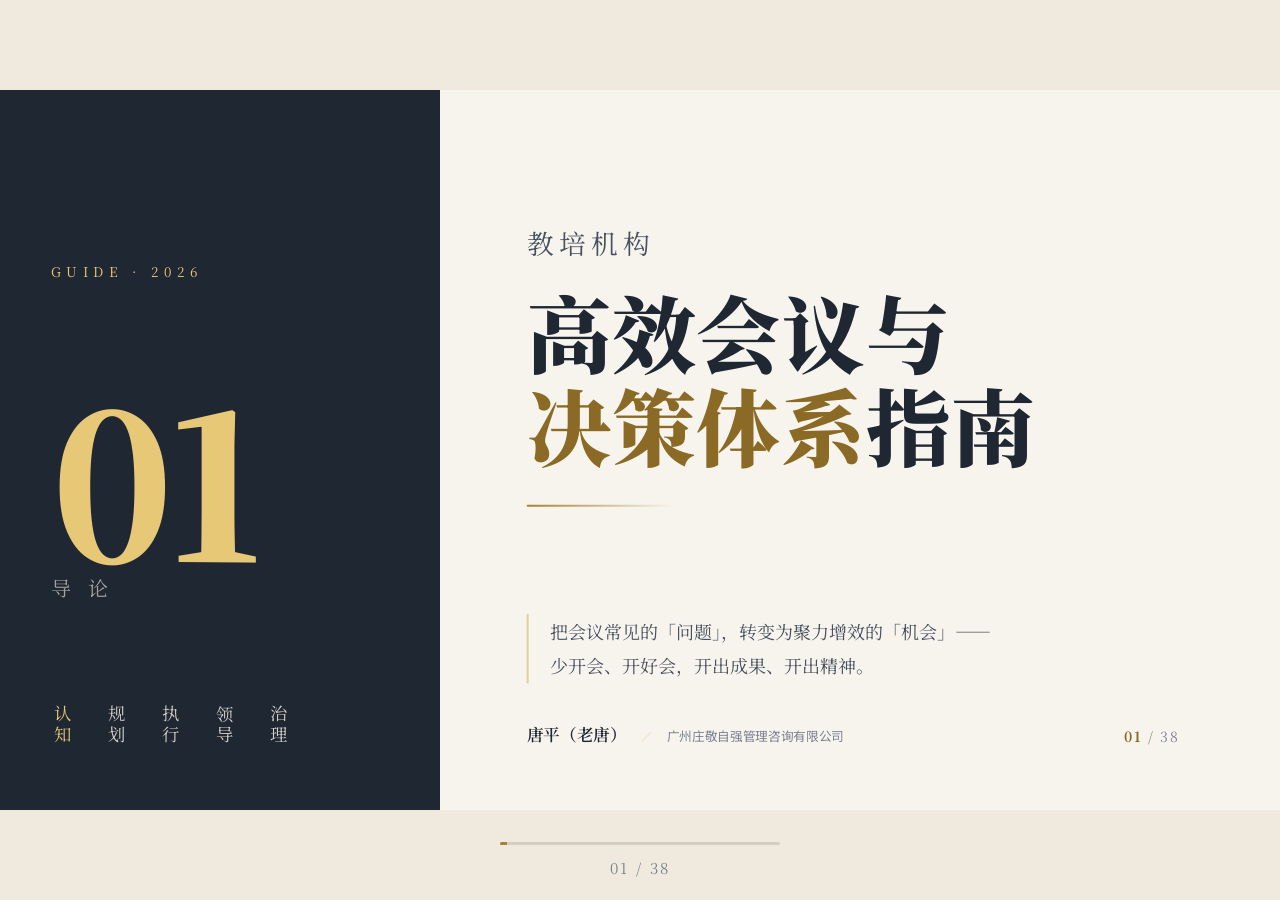
<file: meeting.html>
<!DOCTYPE html>
<html lang="zh-CN">
<head>
<meta charset="UTF-8">
<meta name="viewport" content="width=device-width, initial-scale=1.0">
<meta name="color-scheme" content="light">
<meta name="theme-color" content="#f7f4ed">
<title>教培机构高效会议与决策体系指南（38 屏放映版）| 老唐管理咨询</title>
<meta name="description" content="基于 17 年教培机构管理经验与德鲁克管理思想总结的高效会议与决策体系指南，38 屏放映版：认知、规划、执行、领导、治理五篇，附经营分析会开会指南。支持方向键翻页与 #页码 深链。唐平（老唐）著。">
<meta name="keywords" content="教培机构,会议管理,决策体系,经营分析会,德鲁克,管理咨询,唐平">
<meta property="og:type" content="article">
<meta property="og:site_name" content="老唐管理咨询">
<meta property="og:title" content="教培机构高效会议与决策体系指南（38 屏放映版）">
<meta property="og:description" content="少开会、开好会，开出成果、开出精神。五篇 + 附录，38 屏放映版，支持方向键翻页与 #页码 深链。">
<meta property="og:url" content="https://kuaieltang.github.io/meeting.html">
<meta property="og:image" content="https://kuaieltang.github.io/og-meeting-deck.jpg">
<meta property="og:image:width" content="1200">
<meta property="og:image:height" content="630">
<meta property="og:image:alt" content="教培机构高效会议与决策体系指南（38 屏放映版）— 唐平（老唐）">
<meta name="twitter:card" content="summary_large_image">
<meta name="twitter:title" content="教培机构高效会议与决策体系指南（38 屏放映版）">
<meta name="twitter:description" content="五篇 + 附录，38 屏放映版。支持方向键翻页与 #页码 深链。">
<meta name="twitter:image" content="https://kuaieltang.github.io/og-meeting-deck.jpg">
<meta property="og:locale" content="zh_CN">
<link rel="canonical" href="https://kuaieltang.github.io/meeting.html">
<link rel="icon" type="image/svg+xml" href="logo.svg">
<link rel="icon" type="image/png" sizes="64x64" href="logo-64.png">
<link rel="preconnect" href="https://fonts.googleapis.com">
<link rel="preconnect" href="https://fonts.gstatic.com" crossorigin>
<link href="https://fonts.googleapis.com/css2?family=Noto+Serif+SC:wght@400;600;700;900&family=Noto+Sans+SC:wght@300;400;500;700&display=swap" rel="stylesheet">
<link rel="stylesheet" href="style.css">
<style>
/* ===========================================
   THEME — 纸 + 墨 + 金
   色值唯一来源：个人网站 style.css :root
   =========================================== */
:root{
  --paper:#f7f4ed; --paper-alt:#efeadd; --card:#fffdf8;
  --ink:#1f2733; --ink-soft:#46505f; --ink-faint:#7a8291;
  --gold:#a9812f; --gold-deep:#8a6a24; --gold-soft:#f0e6cf;
  --gold-border:#e0cf9f; --line:#e5dccb;
  --panel:#1f2733; --panel-fg:#f5efe2; --panel-gold:#e6c877;
  --radius:14px;
  --serif:'Noto Serif SC','Source Han Serif SC','Songti SC','STSong','SimSun','宋体',serif;
  --sans:'Noto Sans SC','PingFang SC','Microsoft YaHei','微软雅黑',sans-serif;
  --ease:cubic-bezier(.16,1,.3,1);
}

/* ===========================================
   BASE RESET
   （frontend-slides 的 viewport-base.css 不含此项，必须自行补上，
     否则固定 width + padding 的元素会外扩，撑破分栏）
   =========================================== */
*,*::before,*::after{margin:0;padding:0;box-sizing:border-box;}

/* ===========================================
   FIXED 16:9 STAGE: MANDATORY BASE STYLES
   =========================================== */
html,body{width:100%;height:100%;margin:0;overflow:hidden;background:var(--paper-alt);}
.deck-viewport{position:fixed;inset:0;overflow:hidden;background:var(--paper-alt);}
.deck-stage{position:absolute;left:0;top:0;width:1920px;height:1080px;overflow:hidden;transform-origin:0 0;background:var(--paper);}
.slide{position:absolute;inset:0;width:1920px;height:1080px;overflow:hidden;display:block;visibility:hidden;opacity:0;pointer-events:none;background:var(--paper);}
.slide.active,.slide.visible{visibility:visible;opacity:1;pointer-events:auto;z-index:1;}
img,video,canvas,svg{max-width:100%;max-height:100%;}
.deck-controls{position:fixed;left:50%;bottom:22px;transform:translateX(-50%);z-index:1000;}
@media print{
  html,body{width:1920px;height:auto;overflow:visible;background:#fff;}
  .deck-viewport{position:static;overflow:visible;background:#fff;}
  .deck-stage{position:static;width:auto;height:auto;transform:none!important;background:none;}
  .slide{position:relative;display:block!important;visibility:visible!important;opacity:1!important;pointer-events:auto!important;width:1920px;height:1080px;break-after:page;page-break-after:always;}
  .slide:last-child{break-after:auto;page-break-after:auto;}
  .deck-controls{display:none!important;}
}
@media (prefers-reduced-motion:reduce){*,*::before,*::after{animation-duration:.01ms!important;transition-duration:.2s!important;}}

/* ===========================================
   SLIDE BASELINE
   =========================================== */
.slide{font-family:var(--sans);color:var(--ink);}

/* 深墨面板内的极淡金色网格 */
.mesh{position:absolute;inset:0;pointer-events:none;opacity:.55;
  background-image:
    linear-gradient(rgba(230,200,119,.055) 1px,transparent 1px),
    linear-gradient(90deg,rgba(230,200,119,.055) 1px,transparent 1px);
  background-size:64px 64px;}

/* ===========================================
   ANIMATION — 统一入场系统
   --d 控制每个元素的延迟
   =========================================== */
.reveal{opacity:0;transform:translateY(30px);
  transition:opacity .85s var(--ease),transform .85s var(--ease);
  transition-delay:var(--d,0s);}
.slide.visible .reveal{opacity:1;transform:translateY(0);}
/* 横向滑入（面板类） */
.reveal-x{opacity:1;transform:translateX(-100%);
  transition:transform 1.05s var(--ease);transition-delay:var(--d,0s);}
.slide.visible .reveal-x{transform:translateX(0);}
/* 金色线展开 */
.rule{height:3px;background:linear-gradient(90deg,var(--gold),rgba(169,129,47,0));
  transform:scaleX(0);transform-origin:left;
  transition:transform 1.05s var(--ease);transition-delay:var(--d,.5s);}
.slide.visible .rule{transform:scaleX(1);}

/* ===========================================
   LAYOUT A — 封面 / 结语（左宽墨面板 + 右纸底）
   =========================================== */
.panel-wide{position:absolute;left:0;top:0;width:660px;height:1080px;
  background:var(--panel);display:flex;flex-direction:column;
  justify-content:space-between;padding:96px 76px;overflow:hidden;}
.panel-wide>*{position:relative;z-index:1;}
.panel-tag{font-family:var(--serif);font-size:20px;letter-spacing:.42em;color:var(--panel-gold);}
.panel-num{font-family:var(--serif);font-size:300px;font-weight:900;line-height:.86;
  color:var(--panel-gold);letter-spacing:-.02em;opacity:0;
  transition:opacity .9s var(--ease) .45s;}
.slide.visible .panel-num{opacity:1;}
.panel-num small{display:block;font-size:30px;font-weight:400;letter-spacing:.3em;
  color:rgba(245,239,226,.62);margin-top:26px;}
.panel-cats{display:flex;gap:44px;}
.panel-cats span{font-family:var(--serif);font-size:26px;color:rgba(245,239,226,.85);
  letter-spacing:.2em;writing-mode:vertical-rl;opacity:0;
  transition:opacity .7s var(--ease) .8s;}
.slide.visible .panel-cats span{opacity:1;}
.panel-cats span.on{color:var(--panel-gold);}

.content-wide{position:absolute;left:660px;right:0;top:0;height:1080px;
  padding:200px 150px 0 130px;display:flex;flex-direction:column;}
.kicker{font-family:var(--serif);font-size:40px;color:var(--ink-soft);
  letter-spacing:.2em;margin-bottom:36px;}
h1{font-family:var(--serif);font-weight:900;font-size:126px;line-height:1.1;
  letter-spacing:.01em;color:var(--ink);}
h1 em{font-style:normal;color:var(--gold-deep);}
.gist{margin-top:auto;margin-bottom:190px;font-family:var(--serif);font-size:27px;
  line-height:1.92;color:var(--ink-soft);max-width:820px;
  border-left:3px solid var(--gold-border);padding-left:32px;}
/* 署名落在右侧纸底，与正文左对齐（660 面板 + 130 正文缩进）；
   写到 left:130px 会掉进左侧深墨面板，墨色字压在深底上等于隐形 */
.byline{position:absolute;left:790px;bottom:96px;display:flex;align-items:baseline;gap:22px;}
.byline .name{font-family:var(--serif);font-size:25px;font-weight:600;color:var(--ink);}
.byline .sep{color:var(--gold-border);}
.byline .org{font-size:19px;color:var(--ink-faint);}
.pagenum{position:absolute;right:150px;bottom:96px;font-family:var(--serif);
  font-size:21px;color:var(--ink-faint);letter-spacing:.14em;}
.pagenum b{color:var(--gold-deep);font-weight:700;}

/* ===========================================
   LAYOUT B — 篇章页（整屏深墨）
   =========================================== */
.s-section{background:var(--panel);}
.section-num{position:absolute;left:56px;top:-96px;font-family:var(--serif);
  font-weight:900;font-size:560px;line-height:.8;color:rgba(230,200,119,.13);
  letter-spacing:-.04em;}
.section-cat{position:absolute;left:186px;top:424px;font-family:var(--serif);
  font-size:26px;letter-spacing:.5em;color:var(--panel-gold);}
.section-ttl{position:absolute;left:180px;top:482px;font-family:var(--serif);
  font-weight:900;font-size:146px;line-height:1.12;color:var(--panel-fg);letter-spacing:.04em;}
.section-rule{position:absolute;left:186px;top:702px;width:220px;height:3px;
  background:var(--panel-gold);transform:scaleX(0);transform-origin:left;
  transition:transform 1s var(--ease) .7s;}
.slide.visible .section-rule{transform:scaleX(1);}
.section-sub{position:absolute;left:186px;top:756px;font-size:30px;
  color:rgba(245,239,226,.68);letter-spacing:.1em;line-height:1.9;max-width:1180px;}
.section-page{position:absolute;right:120px;bottom:88px;font-family:var(--serif);
  font-size:22px;color:rgba(245,239,226,.45);letter-spacing:.14em;}

/* ===========================================
   LAYOUT C — 内容页（左窄墨条 + 右纸底）
   =========================================== */
.side{position:absolute;left:0;top:0;width:290px;height:1080px;
  background:var(--panel);display:flex;flex-direction:column;align-items:center;
  justify-content:space-between;padding:92px 0 78px;overflow:hidden;}
.side>*{position:relative;z-index:1;}
.side-cat{writing-mode:vertical-rl;font-family:var(--serif);font-size:23px;
  letter-spacing:.26em;color:rgba(230,200,119,.82);}
.side-num{font-family:var(--serif);font-weight:900;font-size:92px;line-height:1;
  color:var(--panel-gold);letter-spacing:-.02em;}
.side-page{font-family:var(--serif);font-size:21px;letter-spacing:.12em;
  color:rgba(245,239,226,.45);}
.body{position:absolute;left:290px;right:0;top:0;height:1080px;
  padding:118px 150px 110px 116px;display:flex;flex-direction:column;}

.t-sec{font-family:var(--serif);font-size:25px;letter-spacing:.3em;
  color:var(--gold-deep);margin-bottom:32px;}
.t-main{font-family:var(--serif);font-weight:900;font-size:72px;line-height:1.24;
  color:var(--ink);letter-spacing:.01em;}
.t-main em{font-style:normal;color:var(--gold-deep);}
.t-main.sm{font-size:58px;}
.t-rule{width:200px;height:3px;margin:34px 0 0;background:linear-gradient(90deg,var(--gold),rgba(169,129,47,0));}
.lede{margin-top:44px;font-family:var(--serif);font-size:33px;line-height:1.86;color:var(--ink-soft);max-width:1320px;}
.lede strong{color:var(--ink);font-weight:700;}
.lede em{font-style:normal;color:var(--gold-deep);font-weight:600;}

/* 列表 */
.blist{display:flex;flex-direction:column;gap:24px;margin-top:48px;}
.blist li{list-style:none;display:flex;gap:24px;align-items:flex-start;
  font-size:29px;line-height:1.72;color:var(--ink-soft);}
.blist li::before{content:"";flex:0 0 auto;width:10px;height:10px;margin-top:19px;
  background:var(--gold);border-radius:2px;}
.blist li b{color:var(--ink);font-weight:700;}
.blist.tight li{font-size:26px;gap:20px;}
.blist.tight li::before{margin-top:16px;width:8px;height:8px;}

/* 编号列表 */
.nlist{display:flex;flex-direction:column;gap:26px;margin-top:48px;}
.nlist li{list-style:none;display:flex;gap:26px;align-items:flex-start;
  font-size:28px;line-height:1.72;color:var(--ink-soft);}
.nlist .n{flex:0 0 auto;font-family:var(--serif);font-weight:900;font-size:30px;
  color:var(--gold-deep);min-width:52px;line-height:1.6;}
.nlist li b{color:var(--ink);font-weight:700;}

/* 大数字组 */
.stats{display:flex;gap:96px;margin-top:56px;align-items:flex-end;}
.stat-num{font-family:var(--serif);font-weight:900;font-size:150px;line-height:.95;
  color:var(--gold-deep);letter-spacing:-.02em;}
.stat-num u{text-decoration:none;font-size:56px;font-weight:600;margin-left:8px;color:var(--ink-soft);}
.stat-label{margin-top:16px;font-size:24px;color:var(--ink-faint);letter-spacing:.06em;}

/* 卡片 */
.card{background:var(--card);border-radius:var(--radius);
  box-shadow:0 10px 30px rgba(31,39,51,.08);padding:50px 54px;}
.card h4{font-family:var(--serif);font-size:36px;color:var(--ink);margin-bottom:24px;}
.card p{font-size:26px;line-height:1.8;color:var(--ink-soft);}
.cards{display:grid;grid-template-columns:1fr 1fr;gap:40px;margin-top:48px;}
.cards.three{grid-template-columns:repeat(3,1fr);gap:32px;}

/* 对比 */
.compare{display:grid;grid-template-columns:1fr 1fr;gap:44px;margin-top:52px;}
.cmp{border-radius:var(--radius);padding:50px 46px;background:var(--card);
  box-shadow:0 10px 30px rgba(31,39,51,.08);border-top:5px solid var(--gold-border);}
.cmp.dim{border-top-color:var(--ink-faint);background:var(--paper-alt);box-shadow:none;}
.cmp h4{font-family:var(--serif);font-size:36px;color:var(--ink);margin-bottom:20px;}
.cmp .big{font-family:var(--serif);font-size:76px;font-weight:900;line-height:1.1;
  color:var(--gold-deep);margin-bottom:22px;}
.cmp.dim .big{color:var(--ink-faint);}
.cmp p{font-size:25px;line-height:1.76;color:var(--ink-soft);}

/* 表格 */
.tbl{width:100%;border-collapse:collapse;margin-top:44px;}
.tbl th{font-family:var(--serif);font-size:25px;font-weight:700;color:var(--gold-deep);
  text-align:left;padding:20px 26px;border-bottom:2px solid var(--gold-border);letter-spacing:.06em;}
.tbl td{padding:20px 26px;border-bottom:1px solid var(--line);
  font-size:25px;line-height:1.62;color:var(--ink-soft);}
.tbl td:first-child{font-family:var(--serif);font-weight:600;color:var(--ink);}
.tbl tr:last-child td{border-bottom:none;}
.tbl .hl{color:var(--gold-deep);font-weight:600;}
.tbl.sm th{font-size:21px;padding:13px 20px;}
.tbl.sm td{font-size:19px;padding:13px 20px;line-height:1.55;}

/* 引用块 */
.pull{margin-top:44px;padding:34px 40px;border-left:4px solid var(--gold);
  background:var(--gold-soft);border-radius:0 var(--radius) var(--radius) 0;
  font-family:var(--serif);font-size:28px;line-height:1.8;color:var(--ink);}
.pull .src{display:block;margin-top:14px;font-size:22px;color:var(--gold-deep);letter-spacing:.06em;}

/* ===========================================
   LAYOUT D — 金句页（整屏纸底）
   =========================================== */
.s-quote .qwrap{position:absolute;left:200px;right:200px;top:50%;
  transform:translateY(-50%);}
.qmark{font-family:var(--serif);font-size:130px;line-height:1;
  color:var(--gold-border);margin-bottom:16px;}
.qtext{font-family:var(--serif);font-weight:600;font-size:62px;line-height:1.62;
  color:var(--ink);letter-spacing:.01em;}
.qtext em{font-style:normal;color:var(--gold-deep);}
.qsrc{margin-top:48px;font-size:26px;color:var(--ink-faint);letter-spacing:.1em;}
.qsrc b{color:var(--ink-soft);font-weight:600;}
.qside{position:absolute;left:88px;top:0;width:3px;height:1080px;
  background:linear-gradient(180deg,rgba(169,129,47,0),var(--gold-border),rgba(169,129,47,0));}

/* ===========================================
   PROGRESS CHROME（舞台之外）
   =========================================== */
.prog{width:280px;height:3px;background:rgba(31,39,51,.14);border-radius:2px;overflow:hidden;}
.prog-bar{height:100%;width:0;background:var(--gold);transition:width .45s var(--ease);}
.count{margin-top:12px;text-align:center;font-family:var(--serif);
  font-size:15px;color:var(--ink-faint);letter-spacing:.16em;}

/* ===========================================
   INLINE EDITING（内联编辑）
   =========================================== */
.edit-hotzone{position:fixed;bottom:0;left:0;width:90px;height:90px;z-index:10000;cursor:pointer;}
.edit-toggle{position:fixed;bottom:20px;left:20px;width:46px;height:46px;border:none;
  border-radius:50%;background:var(--panel);color:var(--panel-gold);font-size:19px;
  cursor:pointer;opacity:0;pointer-events:none;transition:opacity .3s ease;z-index:10001;
  box-shadow:0 6px 18px rgba(31,39,51,.28);}
.edit-toggle.show,.edit-toggle.active{opacity:1;pointer-events:auto;}
body.editing [contenteditable="true"]{outline:1px dashed rgba(169,129,47,.55);
  outline-offset:6px;border-radius:3px;}
.edit-hint{position:fixed;bottom:26px;left:84px;z-index:10001;font-family:var(--sans);
  font-size:13px;color:var(--ink-soft);background:rgba(247,244,237,.94);
  border:1px solid var(--gold-border);border-radius:8px;padding:8px 14px;
  opacity:0;pointer-events:none;transition:opacity .3s ease;}
.edit-hint.show{opacity:1;}

/* ===========================================
   SITE INTEGRATION — 与站点 style.css 共存
   本页是固定 16:9 舞台的「放映器」，与站点常规滚动页
   形态不同，站点几条全局规则会错位地作用到舞台上，逐条复位。
   =========================================== */
body{line-height:normal;background:var(--paper-alt);}
section.slide{padding:0;}                 /* 站点 section{padding:64px 0} 会缩小绝对定位包含块，撑歪整屏 */
.deck-stage .card{border:0;transition:none;}
.deck-stage .rule{width:auto;margin:0;}
.deck-stage .stats{grid-template-columns:none;}

/* 放映页是固定浅色的「纸」，不随系统深色模式翻转，保证投影与录屏外观确定 */
@media (prefers-color-scheme: dark){
  :root{
    --paper:#f7f4ed; --paper-alt:#efeadd; --card:#fffdf8;
    --ink:#1f2733; --ink-soft:#46505f; --ink-faint:#7a8291;
    --gold:#a9812f; --gold-deep:#8a6a24; --gold-soft:#f0e6cf;
    --gold-border:#e0cf9f; --line:#e5dccb;
    --panel:#1f2733; --panel-fg:#f5efe2; --panel-gold:#e6c877;
    --bg:#f7f4ed; --bg-alt:#efeadd;
    --text:#1f2733; --text-soft:#46505f; --text-faint:#7a8291;
    --nav-bg:rgba(247,244,237,.94);
    --seal-bg:#1f2733; --seal-fg:#f3e9d2;
    --btn-bg:#1f2733; --btn-fg:#f5efe2;
    --shadow:0 10px 30px rgba(31,39,51,.08);
  }
}

/* ===========================================
   SITE NAV — 顶部滑出式站点导航
   桌面：鼠标移到顶部才滑出，保持放映沉浸感
   触屏：常显（半透明），保证访客随时能退出本页
   =========================================== */
.deck-nav{position:fixed;top:0;left:0;right:0;z-index:9999;
  transform:translateY(-102%);transition:transform .34s var(--ease);}
.deck-nav.show{transform:translateY(0);}
.deck-nav .nav{position:static;}
@media (hover:none){
  .deck-nav{transform:translateY(0);}
  .deck-nav .nav{background:rgba(247,244,237,.86);}
}

/* ===========================================
   LANDSCAPE MODE — 手机竖屏「转横」查看
   16:9 的放映页在竖屏手机上只能缩成一条，字小到看不清。
   横屏模式把 1920×1080 舞台整体旋转 90°，铺满整个竖屏视口，
   相当于把手机横过来看；同时把顶部导航一起转，保证随时能退出。
   由右上角悬浮按钮切换（见 .rotate-btn），状态存 localStorage。
   =========================================== */
.rotate-btn{position:fixed;top:132px;right:12px;z-index:10002;
  display:none;align-items:center;gap:6px;padding:10px 14px;
  border:1px solid var(--gold-border);border-radius:999px;
  background:rgba(255,253,248,.95);color:var(--ink);
  font-family:var(--sans);font-size:13px;font-weight:500;letter-spacing:.02em;
  cursor:pointer;box-shadow:0 6px 20px rgba(31,39,51,.16);
  -webkit-tap-highlight-color:transparent;transition:opacity .25s ease;}
.rotate-btn svg{display:block;flex:none;}
/* 显隐由 JS 判定（触屏设备 + 竖屏）后加 .show；媒体查询在部分无头/桌面浏览器
   上不肯认 hover:none，所以不做唯一依据。 */
.rotate-btn.show{display:inline-flex;}
.rotate-btn.active{background:var(--panel);color:var(--panel-gold);border-color:var(--panel);}
/* 全屏时按钮贴到屏幕上沿；横屏模式下按钮处在旋转坐标系里，改贴左下角 */
:fullscreen .rotate-btn.show{top:14px;right:14px;}
body.force-land:fullscreen .rotate-btn.show{top:auto;right:auto;bottom:14px;left:14px;}

/* 横屏模式：舞台由 JS 在 transform 里做 translate + rotate 铺满视口。
   transform-origin 统一用舞台几何中心（绝对像素，不随 left/top 漂移），
   横竖屏共用同一套居中公式。 */
.deck-stage{transform-origin:960px 540px;}
/* 顶部导航的横屏形态：压成贴底细条（JS 加 .land-bar），不旋转 */
body.force-land .deck-nav{transition:none;}
body.force-land .deck-nav.land-bar{
  top:auto;bottom:0;transform:translateY(0);
  border-top:1px solid var(--line);border-bottom:0;
  box-shadow:0 -4px 14px rgba(31,39,51,.08);}
body.force-land .deck-nav.land-bar .nav-inner{padding:3px 10px;gap:8px;}
body.force-land .deck-nav.land-bar .brand{font-size:0;}
body.force-land .deck-nav.land-bar .brand .seal{width:22px;height:22px;}
body.force-land .deck-nav.land-bar .nav-links{gap:0;}
body.force-land .deck-nav.land-bar .nav-links > a,
body.force-land .deck-nav.land-bar .nav-drop-btn{
  padding:4px 7px;font-size:11px;line-height:1.2;}
body.force-land .deck-nav.land-bar .nav-drop-menu{bottom:100%;top:auto;max-height:44vh;overflow:auto;}
</style>
</head>
<body>

<!-- ================= 站点导航（桌面：鼠标移至顶部滑出；触屏：常显） ================= -->
<div class="deck-nav" id="deckNav">
<nav class="nav">
  <div class="nav-inner">
    <a class="brand" href="index.html">
      <img class="seal" src="logo.svg" alt="老唐管理咨询">
      <span>老唐管理咨询<small>庄敬自强</small></span>
    </a>
    <div class="nav-links">
      <a href="index.html">首页</a>
      <a href="record.html">管理实战</a>
      <div class="nav-drop is-current">
        <a class="nav-drop-btn" href="library.html">资源库 <span class="caret">&#9662;</span></a>
        <div class="nav-drop-menu" id="nav-res">
          <a href="library.html"><span class="t">资源库总览</span><span class="d">全部资料一览</span></a>
          <a href="decision-system.html"><span class="t">教培机构经营决策系统（PDF 版）</span><span class="d">33 页 · 可搜索</span></a>
          <a href="decision-deck.html"><span class="t">经营决策体系 · 放映版</span><span class="d">75 屏 · 投影或阅读</span></a>
          <a href="meeting.html" class="is-current"><span class="t">高效会议与决策体系指南</span><span class="d">38 屏放映版 · 投影讲解用</span></a>
          <a href="meeting-read.html"><span class="t">会议指南 · 图文阅读版</span><span class="d">手机可读 · 含 9 张图示</span></a>
          <a href="selfcheck.html"><span class="t">经营自查清单</span><span class="d">25 题红黄绿灯自测</span></a>
        </div>
      </div>
      <a href="manual.html">使用说明书</a>
      <a href="plan.html">产品手册</a>
      <a href="index.html#contact" class="btn-mini">联系我</a>
    </div>
  </div>
</nav>
</div>

<div class="deck-viewport">
  <main class="deck-stage" id="deckStage">

    <!-- ============ 01 封面 ============ -->
    <section class="slide active visible">
      <div class="panel-wide reveal-x">
        <div class="mesh"></div>
        <div class="panel-tag">GUIDE · 2026</div>
        <div class="panel-num">01<small>导 论</small></div>
        <div class="panel-cats">
          <span class="on">认知</span><span>规划</span><span>执行</span><span>领导</span><span>治理</span>
        </div>
      </div>
      <div class="content-wide">
        <div class="kicker reveal" style="--d:.30s">教培机构</div>
        <h1 class="reveal" style="--d:.44s">高效会议与<br><em>决策体系</em>指南</h1>
        <div class="rule" style="--d:.70s;width:220px;margin-top:52px"></div>
        <div class="gist reveal" style="--d:.58s">把会议常见的「问题」，转变为聚力增效的「机会」——<br>少开会、开好会，开出成果、开出精神。</div>
      </div>
      <div class="byline">
        <span class="name">唐平（老唐）</span>
        <span class="sep">／</span>
        <span class="org">广州庄敬自强管理咨询有限公司</span>
      </div>
      <div class="pagenum"><b>01</b> / 38</div>
    </section>

    <!-- ============ 02 导语 ============ -->
    <section class="slide">
      <aside class="side reveal-x">
        <div class="mesh"></div>
        <div class="side-cat">导 论</div>
        <div class="side-num">00</div>
        <div class="side-page">02</div>
      </aside>
      <div class="body">
        <div class="t-sec reveal" style="--d:.25s">为什么写这份指南</div>
        <h2 class="t-main reveal" style="--d:.38s">提升经营效能，<br>而不仅是<em>会议效率</em></h2>
        <div class="t-rule" style="--d:.62s"></div>
        <ul class="blist reveal" style="--d:.55s">
          <li>基于我 <b>17 年</b>教培机构管理经验</li>
          <li>结合对管理学大师<b>德鲁克</b>著作的研读</li>
          <li>总结出的一套可落地的<b>高效会议体系</b></li>
        </ul>
        <div class="pull reveal" style="--d:.75s">
          会议，是企业里最贵的集体活动。它要么在烧钱，要么在产出成果——差别只在于有没有体系。
        </div>
      </div>
    </section>

    <!-- ============ 03 认知篇 · 篇章页 ============ -->
    <section class="slide s-section">
      <div class="mesh"></div>
      <div class="section-num reveal" style="--d:.15s">壹</div>
      <div class="section-cat reveal" style="--d:.35s">PART ONE</div>
      <div class="section-ttl reveal" style="--d:.45s">认知篇</div>
      <div class="section-rule" style="--d:.78s"></div>
      <div class="section-sub reveal" style="--d:.62s">会议为什么重要<br>事关经营决策 · 事关成本效率 · 事关文化与领导力</div>
      <div class="section-page">03 / 38</div>
    </section>

    <!-- ============ 04 1.1 决策有效性 ============ -->
    <section class="slide">
      <aside class="side reveal-x">
        <div class="mesh"></div>
        <div class="side-cat">认 知 篇</div>
        <div class="side-num">1.1</div>
        <div class="side-page">04</div>
      </aside>
      <div class="body">
        <div class="t-sec reveal" style="--d:.25s">1.1 事关经营决策有效性</div>
        <h2 class="t-main reveal" style="--d:.38s"><em>80%</em> 的重大经营决策<br>是在会议上做出的</h2>
        <div class="t-rule" style="--d:.62s"></div>
        <ul class="blist reveal" style="--d:.55s">
          <li>会议的<b>议题设置</b>是否合理</li>
          <li>是否得到<b>充分研讨</b></li>
          <li>决策能否<b>落实到位</b></li>
        </ul>
        <div class="pull reveal" style="--d:.74s">
          这不仅决定会议的成败，更关系到正确决策能否做出，影响公司的<strong>生存和发展</strong>。
        </div>
      </div>
    </section>

    <!-- ============ 05 德鲁克核心观点 ============ -->
    <section class="slide">
      <aside class="side reveal-x">
        <div class="mesh"></div>
        <div class="side-cat">认 知 篇</div>
        <div class="side-num">1.1</div>
        <div class="side-page">05</div>
      </aside>
      <div class="body">
        <div class="t-sec reveal" style="--d:.25s">德鲁克的核心观点</div>
        <h2 class="t-main reveal" style="--d:.38s">管理者，首先要聚焦于<em>机会</em>，<br>而不是解决问题</h2>
        <div class="t-rule" style="--d:.62s"></div>
        <ul class="nlist reveal" style="--d:.55s">
          <li><span class="n">01</span><span>解决问题，解决的只是企业<b>内部</b>的问题，但企业的成果在<b>外部</b>——赢得市场认可、客户购买。解决问题并不必然产生成果。</span></li>
          <li><span class="n">02</span><span>解决问题本质上是<b>效率改善</b>，是为了「正确地做事」；而企业首先要确保自己<b>「做正确的事」</b>。</span></li>
          <li><span class="n">03</span><span>企业要取得成果，就必须发现和把握外部环境中的<b>机会</b>，把内部资源优先分配给机会。</span></li>
        </ul>
      </div>
    </section>

    <!-- ============ 06 100 元 vs 1000 元 ============ -->
    <section class="slide">
      <aside class="side reveal-x">
        <div class="mesh"></div>
        <div class="side-cat">认 知 篇</div>
        <div class="side-num">1.1</div>
        <div class="side-page">06</div>
      </aside>
      <div class="body">
        <div class="t-sec reveal" style="--d:.25s">听起来很抽象，打个比方</div>
        <h2 class="t-main sm reveal" style="--d:.38s">如果损失和机会，同时摆在你面前</h2>
        <div class="compare">
          <div class="cmp dim reveal" style="--d:.52s">
            <h4>解决问题</h4>
            <div class="big">−100 元</div>
            <p>不解决，你会损失 100 块。<br>这是<b>自己的事、内部的事</b>，是萦绕在你心头的问题。</p>
          </div>
          <div class="cmp reveal" style="--d:.66s">
            <h4>把握机会</h4>
            <div class="big">+1000 元</div>
            <p>与此同时，你可以从别人那里赚 1000 块。<br>这是<b>外部的事</b>，是取得成果的机会。</p>
          </div>
        </div>
        <div class="pull reveal" style="--d:.82s">
          机会导向，倒逼我们向外看、向成果看，而不是孜孜于解决问题——<strong>很多问题不值得解决。</strong>
        </div>
      </div>
    </section>

    <!-- ============ 07 任正非金句 ============ -->
    <section class="slide s-quote">
      <div class="qside"></div>
      <div class="qwrap">
        <div class="qmark reveal" style="--d:.2s">「</div>
        <div class="qtext reveal" style="--d:.36s">企业经营宛如滚滚长江，在奔腾入海的过程中，必然伴随着泥沙俱下。有问题很正常，只要在正确的目标牵引下滚滚向前，<em>过程中的问题都将不再成为问题。</em></div>
        <div class="qsrc reveal" style="--d:.6s"><b>任正非</b>　｜　华为创始人</div>
        <div class="lede reveal" style="--d:.74s;font-size:26px;margin-top:44px">
          反观现实：一些管理者好像天生有「洁癖」，整天拿着显微镜找问题，舍本逐末。企业很多问题是过程性和阶段性的，无须解决却非要解决，就是做无效功。
        </div>
      </div>
      <div class="pagenum"><b>07</b> / 38</div>
    </section>

    <!-- ============ 08 1.2 直接成本 ============ -->
    <section class="slide">
      <aside class="side reveal-x">
        <div class="mesh"></div>
        <div class="side-cat">认 知 篇</div>
        <div class="side-num">1.2</div>
        <div class="side-page">08</div>
      </aside>
      <div class="body">
        <div class="t-sec reveal" style="--d:.25s">1.2 事关成本和效率</div>
        <h2 class="t-main reveal" style="--d:.38s">会议的直接成本，<br>是<em>巨大的</em></h2>
        <div class="t-rule" style="--d:.62s"></div>
        <div class="stats reveal" style="--d:.52s">
          <div><div class="stat-num">10<u>人</u></div><div class="stat-label">参会人数</div></div>
          <div><div class="stat-num">2<u>小时</u></div><div class="stat-label">会议时长</div></div>
          <div><div class="stat-num">20<u>工时</u></div><div class="stat-label">直接消耗</div></div>
          <div><div class="stat-num">2000<u>元</u></div><div class="stat-label">按 100 元 / 小时计</div></div>
        </div>
        <div class="pull reveal" style="--d:.76s">
          成本大不是问题，问题是成本必须取得相应的成果。<strong>随心所欲、毫无目标地开会，相当于无声地烧钱。</strong>
        </div>
      </div>
    </section>

    <!-- ============ 09 一半时间浪费在哪 ============ -->
    <section class="slide">
      <aside class="side reveal-x">
        <div class="mesh"></div>
        <div class="side-cat">认 知 篇</div>
        <div class="side-num">1.2</div>
        <div class="side-page">09</div>
      </aside>
      <div class="body">
        <div class="t-sec reveal" style="--d:.25s">会议的机会成本</div>
        <h2 class="t-main reveal" style="--d:.38s">一半时间，浪费在<em>看不见的地方</em></h2>
        <div class="t-rule" style="--d:.62s"></div>
        <div class="cards three">
          <div class="card reveal" style="--d:.52s"><h4>等待迟到者</h4><p>全员的时间，为一个人买单</p></div>
          <div class="card reveal" style="--d:.63s"><h4>跑题发言</h4><p>议程失控，讨论离题万里</p></div>
          <div class="card reveal" style="--d:.74s"><h4>情绪化争执</h4><p>对人不对事，越吵越远</p></div>
        </div>
        <div class="pull reveal" style="--d:.88s">
          会议不必「圆满结束」，而要<strong>「满载而归」</strong>——会议本身并不产生成果，只有决策在会后得到落实，才产生真正的成果。
        </div>
      </div>
    </section>

    <!-- ============ 10 1.3 文化与领导力 ============ -->
    <section class="slide">
      <aside class="side reveal-x">
        <div class="mesh"></div>
        <div class="side-cat">认 知 篇</div>
        <div class="side-num">1.3</div>
        <div class="side-page">10</div>
      </aside>
      <div class="body">
        <div class="t-sec reveal" style="--d:.25s">1.3 事关企业文化和领导力</div>
        <h2 class="t-main reveal" style="--d:.38s">会开得怎样，<br>企业文化就是怎样的</h2>
        <div class="t-rule" style="--d:.62s"></div>
        <ul class="blist reveal" style="--d:.55s">
          <li>会议是集体活动，影响到所有参会者——它是展现、检验和塑造<b>企业文化</b>的重要时刻</li>
          <li>领导能否对会议成果负起责任，能否展现开放、包容、理性、务实的态度，对参会者影响重大</li>
          <li>可以说，会议是管理者发挥<b>领导力</b>的最佳时刻</li>
        </ul>
      </div>
    </section>

    <!-- ============ 11 认知篇收束 ============ -->
    <section class="slide">
      <aside class="side reveal-x">
        <div class="mesh"></div>
        <div class="side-cat">认 知 篇</div>
        <div class="side-num" style="font-size:44px;letter-spacing:.1em">小结</div>
        <div class="side-page">11</div>
      </aside>
      <div class="body">
        <div class="t-sec reveal" style="--d:.25s">认知篇 · 小结</div>
        <h2 class="t-main reveal" style="--d:.38s">建立高效会议体系，<br>本质是<em>三件事</em></h2>
        <div class="t-rule" style="--d:.62s"></div>
        <ul class="nlist reveal" style="--d:.55s">
          <li><span class="n">01</span><span>把公司的重大决策<b>匹配到重要会议</b>——确保决策有抓手，会议有成果</span></li>
          <li><span class="n">02</span><span>对会议做<b>专项时间预算</b>——减少时间浪费，让成本产出成果</span></li>
          <li><span class="n">03</span><span>从会议抓起，让企业文化<b>「活」在日常</b>，让领导力得到发挥</span></li>
        </ul>
        <div class="pull reveal" style="--d:.8s">
          一句话：把会议常见的「问题」，转变为聚力增效的「机会」。<strong>有体系地开会，是一个成熟公司的表现。</strong>
        </div>
      </div>
    </section>

    <!-- ============ 12 规划篇 · 篇章页 ============ -->
    <section class="slide s-section">
      <div class="mesh"></div>
      <div class="section-num reveal" style="--d:.15s">贰</div>
      <div class="section-cat reveal" style="--d:.35s">PART TWO</div>
      <div class="section-ttl reveal" style="--d:.45s">规划篇</div>
      <div class="section-rule" style="--d:.78s"></div>
      <div class="section-sub reveal" style="--d:.62s">从时间预算出发，到经营年历成型<br>让机构的经营，有自己的节奏</div>
      <div class="section-page">12 / 38</div>
    </section>

    <!-- ============ 13 2.1 德鲁克式时间管理 ============ -->
    <section class="slide">
      <aside class="side reveal-x">
        <div class="mesh"></div>
        <div class="side-cat">规 划 篇</div>
        <div class="side-num">2.1</div>
        <div class="side-page">13</div>
      </aside>
      <div class="body">
        <div class="t-sec reveal" style="--d:.25s">2.1 从时间预算出发</div>
        <h2 class="t-main sm reveal" style="--d:.38s">为<em>时间</em>匹配任务，<br>而不是为任务分配时间</h2>
        <div class="compare" style="margin-top:44px">
          <div class="cmp dim reveal" style="--d:.52s">
            <h4>普通的时间管理</h4>
            <div class="big" style="font-size:52px">塞满日程</div>
            <p>「我有这些任务要完成，必须给它们分配时间。」<br>结果：日程满满当当，忙得不可开交，但未必卓有成效。</p>
          </div>
          <div class="cmp reveal" style="--d:.66s">
            <h4>德鲁克式的时间管理</h4>
            <div class="big" style="font-size:52px">做出取舍</div>
            <p>时间租不到、借不到、买不到，极其稀缺、毫无弹性且无法储存。<br>所以必须问：<b>什么样的任务，配得上如此宝贵的时间？</b></p>
          </div>
        </div>
        <div class="pull reveal" style="--d:.82s">会议是公认的时间杀手。建立高效会议体系，就是以全面的「时间预算」，用德鲁克式的办法来管理会议。</div>
      </div>
    </section>

    <!-- ============ 14 严控会议总时长 ============ -->
    <section class="slide">
      <aside class="side reveal-x">
        <div class="mesh"></div>
        <div class="side-cat">规 划 篇</div>
        <div class="side-num">2.1</div>
        <div class="side-page">14</div>
      </aside>
      <div class="body">
        <div class="t-sec reveal" style="--d:.25s">时间预算的两条纪律</div>
        <h2 class="t-main reveal" style="--d:.38s">严控「会议总时长」</h2>
        <div class="t-rule" style="--d:.62s"></div>
        <div class="cards" style="margin-top:52px">
          <div class="card reveal" style="--d:.52s">
            <h4>为什么严控</h4>
            <p>因为开完会本身不会产出任何成果，<b>会后的行动才会</b>。时长越短，行动越早开始。</p>
          </div>
          <div class="card reveal" style="--d:.64s">
            <h4>优先给谁</h4>
            <p>要为做出「重大经营决策」的会议，<b>优先安排会议时长</b>——重要的事，值得整块时间。</p>
          </div>
        </div>
        <div class="pull reveal" style="--d:.8s">
          把大块时间优先分配给最重要、最能产生成果的任务，才能最大限度地产生成果。
        </div>
      </div>
    </section>

    <!-- ============ 15 2.2 经营周期 ============ -->
    <section class="slide">
      <aside class="side reveal-x">
        <div class="mesh"></div>
        <div class="side-cat">规 划 篇</div>
        <div class="side-num">2.2</div>
        <div class="side-page">15</div>
      </aside>
      <div class="body">
        <div class="t-sec reveal" style="--d:.25s">2.2 从经营决策的需要出发，整体设计</div>
        <h2 class="t-main sm reveal" style="--d:.38s">决策有它的<em>时间表</em></h2>
        <div class="t-rule" style="--d:.62s"></div>
        <ul class="nlist reveal" style="--d:.52s">
          <li><span class="n">01</span><span>经营周期为 <b>7 月至次年 6 月</b>，于是 6 月底之前，必须做出下一年度的预算</span></li>
          <li><span class="n">02</span><span>而要做出预算，就必须先制定下一年度的<b>年度计划</b>（含经营目标）</span></li>
          <li><span class="n">03</span><span>而年度计划，又必须依据未来三年的<b>三年计划</b></span></li>
        </ul>
        <div class="pull reveal" style="--d:.78s">
          这是把机构的发展战略落实到经营中的关键：<strong>用长期计划指导短期计划，把短期计划变成日常经营行为。</strong>
        </div>
      </div>
    </section>

    <!-- ============ 16 会议体系三层 ============ -->
    <section class="slide">
      <aside class="side reveal-x">
        <div class="mesh"></div>
        <div class="side-cat">规 划 篇</div>
        <div class="side-num">2.2</div>
        <div class="side-page">16</div>
      </aside>
      <div class="body">
        <div class="t-sec reveal" style="--d:.25s">从宏观战略，到日常经营</div>
        <h2 class="t-main reveal" style="--d:.38s">一个三层的会议体系</h2>
        <div class="t-rule" style="--d:.62s"></div>
        <div class="cards three" style="margin-top:52px">
          <div class="card reveal" style="--d:.52s">
            <h4>战略研讨会</h4>
            <p><b>4 — 5 月</b><br>回顾三年规划落实情况，讨论决定<b>未来三年的滚动计划</b>。</p>
          </div>
          <div class="card reveal" style="--d:.64s">
            <h4>年度计划研讨会</h4>
            <p><b>5 月底</b><br>基于三年计划，决定下一年度的<b>年度计划与经营目标</b>。</p>
          </div>
          <div class="card reveal" style="--d:.76s">
            <h4>经营分析会</h4>
            <p><b>每月</b><br>对照预算与经营目标做差异分析，制定<b>具体行动方案</b>。</p>
          </div>
        </div>
      </div>
    </section>

    <!-- ============ 17 经营分析会月度定位 ============ -->
    <section class="slide">
      <aside class="side reveal-x">
        <div class="mesh"></div>
        <div class="side-cat">规 划 篇</div>
        <div class="side-num">2.2</div>
        <div class="side-page">17</div>
      </aside>
      <div class="body">
        <div class="t-sec reveal" style="--d:.25s">经营分析会 · 月度定位</div>
        <h2 class="t-main sm reveal" style="--d:.38s">每个月，回顾的跨度不同</h2>
        <table class="tbl reveal" style="--d:.52s">
          <thead>
            <tr><th>月份</th><th>会议定位</th><th>回顾范围</th></tr>
          </thead>
          <tbody>
            <tr><td>7 月</td><td class="hl">年度经营分析会</td><td>上一年度全年度经营情况</td></tr>
            <tr><td>1 月</td><td class="hl">半年度经营分析会</td><td>半年度经营情况</td></tr>
            <tr><td>4 月、10 月</td><td class="hl">季度经营分析会</td><td>上季度经营情况</td></tr>
            <tr><td>其他月份</td><td class="hl">月度经营分析会</td><td>上月经营情况</td></tr>
          </tbody>
        </table>
        <div class="pull reveal" style="--d:.72s">注：经营年度为 <b>7 月至次年 6 月</b>。差异分析与往年同期、与预算指标、与兄弟分校三方对比。</div>
      </div>
    </section>

    <!-- ============ 18 2.3 会议分类设计 ============ -->
    <section class="slide">
      <aside class="side reveal-x">
        <div class="mesh"></div>
        <div class="side-cat">规 划 篇</div>
        <div class="side-num">2.3</div>
        <div class="side-page">18</div>
      </aside>
      <div class="body">
        <div class="t-sec reveal" style="--d:.25s">2.3 对会议进行分类设计</div>
        <h2 class="t-main sm reveal" style="--d:.38s">区别对待，同类标准化</h2>
        <table class="tbl reveal" style="--d:.52s">
          <thead>
            <tr><th style="width:23%">会议类型</th><th style="width:26%">频率 &amp; 时长</th><th>决策产出</th></tr>
          </thead>
          <tbody>
            <tr><td>战略研讨会</td><td>每年 · 1 天</td><td>公司未来三年发展方向的三年计划</td></tr>
            <tr><td>年度计划研讨会</td><td>每年 · 半天</td><td>下一年度经营计划（含业绩、利润、团队发展、教学教研、新业务等目标）</td></tr>
            <tr><td>经营分析会</td><td>每月 · 半天<br>（年度会 1 天）</td><td>落实经营计划的具体行动方案</td></tr>
            <tr><td>年会</td><td>每年 · 2 天</td><td>全公司年度总结表彰</td></tr>
            <tr><td>专题会</td><td>每年 · 半天</td><td>实现关键领域目标的行动计划</td></tr>
          </tbody>
        </table>
        <div class="pull reveal" style="--d:.72s">增设会议必须经过研究讨论——这既保证决策研究落实到位，又有效控制了会议总量。</div>
      </div>
    </section>

    <!-- ============ 19 2.4 会议日程与经营年历 ============ -->
    <section class="slide">
      <aside class="side reveal-x">
        <div class="mesh"></div>
        <div class="side-cat">规 划 篇</div>
        <div class="side-num">2.4</div>
        <div class="side-page">19</div>
      </aside>
      <div class="body">
        <div class="t-sec reveal" style="--d:.25s">2.4 会议日程与经营年历</div>
        <h2 class="t-main reveal" style="--d:.38s">让经营日历<em>一张纸</em>看完</h2>
        <div class="t-rule" style="--d:.62s"></div>
        <div class="pull reveal" style="--d:.5s;margin-top:48px">
          <strong>经营年历 ＝ 重要会议日程 ＋ 外部重大事项 ＋ 全员活动</strong>
        </div>
        <ul class="blist reveal" style="--d:.64s">
          <li>在<b>年度计划研讨会</b>上决定重要会议的具体日程（会前由总部人力行政部先研究、列出日程）</li>
          <li>总部人力行政部在<b>企业微信</b>创建团队共享日程</li>
          <li>设置<b>提前提醒</b>——有些会议提前一个月，有些提前一周，以便大家提前准备</li>
        </ul>
      </div>
    </section>

    <!-- ============ 20 经营年历示例 ============ -->
    <section class="slide">
      <aside class="side reveal-x">
        <div class="mesh"></div>
        <div class="side-cat">规 划 篇</div>
        <div class="side-num">2.4</div>
        <div class="side-page">20</div>
      </aside>
      <div class="body">
        <div class="t-sec reveal" style="--d:.25s">参考示例</div>
        <h2 class="t-main sm reveal" style="--d:.38s">经营年历 · 参考示例</h2>
        <table class="tbl sm reveal" style="--d:.5s">
          <thead>
            <tr><th style="width:12%">月份</th><th style="width:52%">内部</th><th>外部</th></tr>
          </thead>
          <tbody>
            <tr><td>07 月</td><td>教师星级评定 · 年度薪酬回顾 ·【会议】年度经营分析会 ·【年会】总结表彰（7.28）</td><td>暑假</td></tr>
            <tr><td>08 月</td><td>重要制度集中修订</td><td>暑假</td></tr>
            <tr><td>09 月</td><td>—</td><td>秋学期开学</td></tr>
            <tr><td>10 月</td><td>【会议】Q1 季度经营分析 · 秋学期人才盘点</td><td>—</td></tr>
            <tr><td>12 月</td><td>组织氛围调查 · IT 清理月</td><td>—</td></tr>
            <tr><td>01 月</td><td>【会议】半年度经营分析会 · 年度薪酬回顾</td><td>—</td></tr>
            <tr><td>04 月</td><td>【会议】Q3 季度经营分析会 ·【会议】战略研讨会（月底）</td><td>—</td></tr>
            <tr><td>05 月</td><td>【会议】年度计划研讨会（月底）</td><td>—</td></tr>
            <tr><td>06 月</td><td>下年度预算制定</td><td>高考 6.6 — 6.8</td></tr>
          </tbody>
        </table>
      </div>
    </section>

    <!-- ============ 21 节奏的意义 ============ -->
    <section class="slide s-quote">
      <div class="qside"></div>
      <div class="qwrap">
        <div class="qmark reveal" style="--d:.2s">「</div>
        <div class="qtext reveal" style="--d:.36s">有了节奏，大家就能张弛有度；有了节奏，大家就有心理预期，<em>能提前准备、事先安排。</em></div>
        <div class="qsrc reveal" style="--d:.6s">规划篇 · 小结</div>
      </div>
      <div class="pagenum"><b>21</b> / 38</div>
    </section>

    <!-- ============ 22 执行篇 · 篇章页 ============ -->
    <section class="slide s-section">
      <div class="mesh"></div>
      <div class="section-num reveal" style="--d:.15s">叁</div>
      <div class="section-cat reveal" style="--d:.35s">PART THREE</div>
      <div class="section-ttl reveal" style="--d:.45s">执行篇</div>
      <div class="section-rule" style="--d:.78s"></div>
      <div class="section-sub reveal" style="--d:.62s">三个原则 · 主持人责权 · 会前会后 · 决策质量<br>把方法落成动作</div>
      <div class="section-page">22 / 38</div>
    </section>

    <!-- ============ 23 两个二八原则 ============ -->
    <section class="slide">
      <aside class="side reveal-x">
        <div class="mesh"></div>
        <div class="side-cat">执 行 篇</div>
        <div class="side-num">3.1</div>
        <div class="side-page">23</div>
      </aside>
      <div class="body">
        <div class="t-sec reveal" style="--d:.25s">3.1 开会的三个原则</div>
        <h2 class="t-main sm reveal" style="--d:.38s">两个<em>「二八原则」</em></h2>
        <div class="compare" style="margin-top:44px">
          <div class="cmp reveal" style="--d:.52s">
            <h4>重准备</h4>
            <div class="big" style="font-size:58px">8 : 2</div>
            <p><b>8 分精力</b>会前准备，<b>2 分精力</b>会中决策。</p>
            <p style="margin-top:18px;font-size:22px;color:var(--gold-deep)">毛主席：「调查研究是十月怀胎，解决问题是一朝分娩。」</p>
          </div>
          <div class="cmp reveal" style="--d:.66s">
            <h4>重落实</h4>
            <div class="big" style="font-size:58px">2 : 8</div>
            <p><b>2 分精力</b>会议决策，<b>8 分精力</b>会后落实。</p>
            <p style="margin-top:18px;font-size:22px;color:var(--gold-deep)">德鲁克：「决策如果没有明确的行动方案，便不能称为『做了决策』，而是良好的意愿而已。」</p>
          </div>
        </div>
      </div>
    </section>

    <!-- ============ 24 151 原则 ============ -->
    <section class="slide">
      <aside class="side reveal-x">
        <div class="mesh"></div>
        <div class="side-cat">执 行 篇</div>
        <div class="side-num">3.1</div>
        <div class="side-page">24</div>
      </aside>
      <div class="body">
        <div class="t-sec reveal" style="--d:.25s">具体执行层面</div>
        <h2 class="t-main reveal" style="--d:.38s">开会<em>「151 原则」</em></h2>
        <div class="t-rule" style="--d:.62s"></div>
        <div class="stats reveal" style="--d:.52s">
          <div><div class="stat-num">1</div><div class="stat-label">提前 1 天发出议题</div></div>
          <div><div class="stat-num">5</div><div class="stat-label">提前 5 分钟到场</div></div>
          <div><div class="stat-num">1</div><div class="stat-label">会后 1 小时内发出纪要</div></div>
        </div>
        <div class="pull reveal" style="--d:.76s">
          会前准备得越充分——事先有初步沟通、有初步方案、有提前发布议题——会议花费的时间就越少，会议就越高效。
        </div>
      </div>
    </section>

    <!-- ============ 25 主持人责任 ============ -->
    <section class="slide">
      <aside class="side reveal-x">
        <div class="mesh"></div>
        <div class="side-cat">执 行 篇</div>
        <div class="side-num">3.2</div>
        <div class="side-page">25</div>
      </aside>
      <div class="body">
        <div class="t-sec reveal" style="--d:.25s">3.2 明确主持人责权</div>
        <h2 class="t-main reveal" style="--d:.38s">第一责任人：<em>主持人</em></h2>
        <div class="t-rule" style="--d:.62s"></div>
        <div class="lede reveal" style="--d:.5s">会开不好，往往因为没有明确的责任人。<strong>会议没开好，主持人首先要打五十大板。</strong></div>
        <ul class="blist reveal" style="--d:.64s">
          <li>确保会议<b>准时结束</b></li>
          <li>引导参会者<b>理性讨论、充分讨论</b></li>
          <li>确保会议<b>达到预期成果</b></li>
        </ul>
        <div class="pull reveal" style="--d:.78s">
          如果领导自己主持，更要注意。建议领导指定主持人，<strong>给年轻人创造锻炼机会</strong>。
        </div>
      </div>
    </section>

    <!-- ============ 26 主持人权力与时间纪律 ============ -->
    <section class="slide">
      <aside class="side reveal-x">
        <div class="mesh"></div>
        <div class="side-cat">执 行 篇</div>
        <div class="side-num">3.2</div>
        <div class="side-page">26</div>
      </aside>
      <div class="body">
        <div class="t-sec reveal" style="--d:.25s">相应的权力与纪律</div>
        <h2 class="t-main sm reveal" style="--d:.38s">权责对等，纪律只有一条</h2>
        <ul class="blist tight reveal" style="--d:.5s">
          <li>采取有力措施，维护<b>时间纪律</b></li>
          <li>掌控议程，让大家围绕议题发言，<b>禁止跑题</b></li>
          <li>维护议事规则，禁止打断别人、禁止人身攻击</li>
          <li>约定每个人的发言次数和发言时间，<b>超时提醒、打断发言</b></li>
        </ul>
        <div class="pull reveal" style="--d:.66s">
          <strong>时间纪律，就一条：禁止迟到。</strong><br>
          · 约定惩罚措施，迟到者乐捐，作为团建经费——领导首先要遵守；<br>
          · 9:00 召开的会议，9:01 就把会议室的门从里面反锁（只要这样做一次，今后所有人都会按时到场）；<br>
          · 迟到者错过了重要信息，不要重新开始或为他回顾内容。<strong>迎合迟到者，实际上是在惩罚守时的人。</strong>
        </div>
      </div>
    </section>

    <!-- ============ 27 会前四件事 ============ -->
    <section class="slide">
      <aside class="side reveal-x">
        <div class="mesh"></div>
        <div class="side-cat">执 行 篇</div>
        <div class="side-num">3.3</div>
        <div class="side-page">27</div>
      </aside>
      <div class="body">
        <div class="t-sec reveal" style="--d:.25s">3.3 会前准备</div>
        <h2 class="t-main reveal" style="--d:.38s">会前<em>四件事</em></h2>
        <div class="t-rule" style="--d:.62s"></div>
        <ul class="nlist reveal" style="--d:.5s">
          <li><span class="n">01</span><span><b>议题筛选</b>——按机会导向、性质匹配、议题成熟三条原则筛选</span></li>
          <li><span class="n">02</span><span><b>明确目标</b>——会议应该在什么时间开完？应该解决什么问题？拿到什么结果？</span></li>
          <li><span class="n">03</span><span><b>明确流程</b>——会有哪些环节，分别多长时间？</span></li>
          <li><span class="n">04</span><span><b>发布通知</b>——提前通知，确保参会人员知晓以上事项，做好准备</span></li>
        </ul>
      </div>
    </section>

    <!-- ============ 28 会后三件事 ============ -->
    <section class="slide">
      <aside class="side reveal-x">
        <div class="mesh"></div>
        <div class="side-cat">执 行 篇</div>
        <div class="side-num">3.4</div>
        <div class="side-page">28</div>
      </aside>
      <div class="body">
        <div class="t-sec reveal" style="--d:.25s">3.4 会后落实</div>
        <h2 class="t-main reveal" style="--d:.38s">会后<em>三件事</em></h2>
        <div class="t-rule" style="--d:.62s"></div>
        <ul class="nlist reveal" style="--d:.5s">
          <li><span class="n">01</span><span>会后 <b>1 小时内发出会议纪要</b>——纪要本质是一份行动清单：做什么事（任务）、谁去做（责任人）、什么时候完成（时限）</span></li>
          <li><span class="n">02</span><span>把会议结论<b>告知需要知晓的人</b></span></li>
          <li><span class="n">03</span><span><b>复盘会议</b>——是否达到预期目标？以后如何改进？</span></li>
        </ul>
        <div class="pull reveal" style="--d:.76s">
          下次会议，首先应该回顾和检查上次会议决策的落实情况，形成闭环。<strong>会议的结束，是工作的开始。</strong>
        </div>
      </div>
    </section>

    <!-- ============ 29 议题筛选三原则 ============ -->
    <section class="slide">
      <aside class="side reveal-x">
        <div class="mesh"></div>
        <div class="side-cat">执 行 篇</div>
        <div class="side-num">3.5</div>
        <div class="side-page">29</div>
      </aside>
      <div class="body">
        <div class="t-sec reveal" style="--d:.25s">3.5 如何提高决策质量</div>
        <h2 class="t-main sm reveal" style="--d:.38s">先问对问题，<br>再谈答案</h2>
        <div class="pull reveal" style="--d:.5s;margin-top:40px">
          德鲁克说：<strong>「最危险的事情并非给出错误的答案，而是提出了错误的问题。」</strong>很多会议之所以低效，一个重要原因就是问错了问题——讨论了不该讨论的议题。
        </div>
        <ul class="nlist reveal" style="--d:.66s">
          <li><span class="n">01</span><span><b>机会导向原则</b>——什么行动，是取得成果的机会？做了什么样的事情，会带来很大成果？</span></li>
          <li><span class="n">02</span><span><b>性质匹配原则</b>——只讨论与本次会议性质（周期跨度）相符的议题；月度会不该讨论年度计划的问题，应攒起来放到年度计划研讨会</span></li>
          <li><span class="n">03</span><span><b>议题成熟原则</b>——重大议题，如果没有事先酝酿、充分准备、形成初步方案，就不应该拿出来讨论</span></li>
        </ul>
      </div>
    </section>

    <!-- ============ 30 决策质量四条措施 ============ -->
    <section class="slide">
      <aside class="side reveal-x">
        <div class="mesh"></div>
        <div class="side-cat">执 行 篇</div>
        <div class="side-num">3.5</div>
        <div class="side-page">30</div>
      </aside>
      <div class="body">
        <div class="t-sec reveal" style="--d:.25s">四条措施与决策机制</div>
        <h2 class="t-main sm reveal" style="--d:.38s">让每个人都有机会说话，<br>让决策<em>落得下去</em></h2>
        <ul class="nlist reveal" style="--d:.5s">
          <li><span class="n">01</span><span>议题应该是一条具体的、明确的、<b>可操作的行动方案或行动建议</b></span></li>
          <li><span class="n">02</span><span>同一议题，让正、反两方充分辩论，<b>分开表决</b>（同意的、反对的分别表决）</span></li>
          <li><span class="n">03</span><span>要求发言人都<b>对着主持人发言</b>，防止情绪化发言、引发争吵</span></li>
          <li><span class="n">04</span><span><b>轮流发言</b>，让每个人都有发言机会</span></li>
        </ul>
        <div class="pull reveal" style="--d:.74s">
          <strong>决策机制：民主集中制</strong>——先让大家轮流发表意见，领导最后拍板，拍板之后不应再讨论。（主持人应在其他所有同事之后、领导之前发表意见）
        </div>
      </div>
    </section>

    <!-- ============ 31 领导篇 · 篇章页 ============ -->
    <section class="slide s-section">
      <div class="mesh"></div>
      <div class="section-num reveal" style="--d:.15s">肆</div>
      <div class="section-cat reveal" style="--d:.35s">PART FOUR</div>
      <div class="section-ttl reveal" style="--d:.45s">领导篇</div>
      <div class="section-rule" style="--d:.78s"></div>
      <div class="section-sub reveal" style="--d:.62s">六种病灶，与一副药方<br>领导的作风是怎样的，公司的文化就是怎样的</div>
      <div class="section-page">31 / 38</div>
    </section>

    <!-- ============ 32 六种病灶 ============ -->
    <section class="slide">
      <aside class="side reveal-x">
        <div class="mesh"></div>
        <div class="side-cat">领 导 篇</div>
        <div class="side-num">4.1</div>
        <div class="side-page">32</div>
      </aside>
      <div class="body">
        <div class="t-sec reveal" style="--d:.25s">4.1 病灶</div>
        <h2 class="t-main sm reveal" style="--d:.38s">六种<em>带头破坏规则</em>的行为</h2>
        <div class="cards three" style="margin-top:44px">
          <div class="card reveal" style="--d:.5s"><h4 style="font-size:30px">领导迟到</h4></div>
          <div class="card reveal" style="--d:.56s"><h4 style="font-size:30px">领导早退</h4></div>
          <div class="card reveal" style="--d:.62s"><h4 style="font-size:30px">领导不准备</h4></div>
          <div class="card reveal" style="--d:.68s"><h4 style="font-size:30px">领导一言堂</h4></div>
          <div class="card reveal" style="--d:.74s"><h4 style="font-size:30px">领导随意增加议题</h4></div>
          <div class="card reveal" style="--d:.80s"><h4 style="font-size:30px">领导急于表态</h4></div>
        </div>
        <div class="pull reveal" style="--d:.9s">
          糟糕的会议只会导致决策失误、执行不力、士气低迷、人心涣散，让领导威信扫地、让企业文化沦为口号。
        </div>
      </div>
    </section>

    <!-- ============ 33 药方（上） ============ -->
    <section class="slide">
      <aside class="side reveal-x">
        <div class="mesh"></div>
        <div class="side-cat">领 导 篇</div>
        <div class="side-num">4.2</div>
        <div class="side-page">33</div>
      </aside>
      <div class="body">
        <div class="t-sec reveal" style="--d:.25s">4.2 药方</div>
        <h2 class="t-main reveal" style="--d:.38s">真正厉害的领导<em>怎么做</em></h2>
        <div class="t-rule" style="--d:.62s"></div>
        <ul class="nlist reveal" style="--d:.5s">
          <li><span class="n">01</span><span><b>带头遵守规则</b>——不小心破坏规则，要自罚</span></li>
          <li><span class="n">02</span><span><b>不急于表态</b>——领导要最后表态，表态之前不动声色，表情「中立」</span></li>
          <li><span class="n">03</span><span><b>要敢于拍板，但不垄断话语权</b>——领导要拍板，还要垄断话语权，这是灾难；反过来，优柔寡断、不敢拍板，同样不行</span></li>
        </ul>
      </div>
    </section>

    <!-- ============ 34 药方（下） ============ -->
    <section class="slide">
      <aside class="side reveal-x">
        <div class="mesh"></div>
        <div class="side-cat">领 导 篇</div>
        <div class="side-num">4.2</div>
        <div class="side-page">34</div>
      </aside>
      <div class="body">
        <div class="t-sec reveal" style="--d:.25s">4.2 药方（续）</div>
        <h2 class="t-main reveal" style="--d:.38s">拍完板就翻篇</h2>
        <div class="t-rule" style="--d:.62s"></div>
        <ul class="nlist reveal" style="--d:.5s">
          <li><span class="n">04</span><span><b>拍完板就翻篇</b>——不要拍完板又讨论，那就无休无止</span></li>
          <li><span class="n">05</span><span><b>对会议成果负起责任</b>——厉害的领导，会以实际行动让会议活泼生动、卓有成效。他必须以身作则，树立标杆</span></li>
        </ul>
        <div class="pull reveal" style="--d:.72s">
          我认为，会议是发挥领导力的最佳时机。<br><strong>领导力是什么？是责任，是行动，是榜样。</strong>
        </div>
      </div>
    </section>

    <!-- ============ 35 治理篇 · 篇章页 ============ -->
    <section class="slide s-section">
      <div class="mesh"></div>
      <div class="section-num reveal" style="--d:.15s">伍</div>
      <div class="section-cat reveal" style="--d:.35s">PART FIVE</div>
      <div class="section-ttl reveal" style="--d:.45s">治理篇</div>
      <div class="section-rule" style="--d:.78s"></div>
      <div class="section-sub reveal" style="--d:.62s">定期体检，与治本之策<br>会议过多，是组织不健全的表现</div>
      <div class="section-page">35 / 38</div>
    </section>

    <!-- ============ 36 体检三问 ============ -->
    <section class="slide">
      <aside class="side reveal-x">
        <div class="mesh"></div>
        <div class="side-cat">治 理 篇</div>
        <div class="side-num">5.1</div>
        <div class="side-page">36</div>
      </aside>
      <div class="body">
        <div class="t-sec reveal" style="--d:.25s">5.1 定期给会议体系做「体检」</div>
        <h2 class="t-main reveal" style="--d:.38s">体检<em>三问</em></h2>
        <div class="t-rule" style="--d:.62s"></div>
        <div class="lede reveal" style="--d:.5s;font-size:29px">德鲁克认为，任何组织都要<strong>「有计划地放弃」</strong>。我们必须定期体检，砍掉赘肉，重新论证会议的必要性。</div>
        <ul class="nlist reveal" style="--d:.64s">
          <li><span class="n">01</span><span><b>会议总时长超了吗？</b>→ 哪些会可以取消、哪些会可以合并？如何防止单次会议超时？</span></li>
          <li><span class="n">02</span><span><b>会议取得预期成果了吗？</b>→ 哪些行为妨碍了？</span></li>
          <li><span class="n">03</span><span><b>如何优化和改进？</b></span></li>
        </ul>
      </div>
    </section>

    <!-- ============ 37 治本三策 ============ -->
    <section class="slide">
      <aside class="side reveal-x">
        <div class="mesh"></div>
        <div class="side-cat">治 理 篇</div>
        <div class="side-num">5.2</div>
        <div class="side-page">37</div>
      </aside>
      <div class="body">
        <div class="t-sec reveal" style="--d:.25s">5.2 治本之策</div>
        <h2 class="t-main sm reveal" style="--d:.38s">会议过多，是<em>组织不健全</em>的结果</h2>
        <ul class="nlist reveal" style="--d:.5s">
          <li><span class="n">01</span><span><b>理清组织架构，明确责权利</b>——能靠结构解决的问题，不应该靠会议解决</span></li>
          <li><span class="n">02</span><span><b>针对普遍性问题，制定制度流程</b>——要靠制度流程解决的，不能反复开会研究</span></li>
          <li><span class="n">03</span><span><b>能够两人沟通、异步沟通解决的问题</b>，不需要强行开会</span></li>
        </ul>
        <div class="pull reveal" style="--d:.74s">
          组织架构不清晰、责权利不明确，就只有通过会议来解决；普遍性问题不去制定制度规则，而是每次都当做特殊问题去研究，那肯定就是会议泛滥了。<br>
          <strong>一句话：少开会、开好会、开出成果、开出精神。</strong>
        </div>
      </div>
    </section>

    <!-- ============ 38 结语 ============ -->
    <section class="slide">
      <div class="panel-wide reveal-x">
        <div class="mesh"></div>
        <div class="panel-tag">THE END</div>
        <div class="panel-num" style="font-size:126px">结语<small>会议是发挥领导力的最佳时机</small></div>
        <div class="panel-cats">
          <span class="on">认知</span><span class="on">规划</span><span class="on">执行</span><span class="on">领导</span><span class="on">治理</span>
        </div>
      </div>
      <div class="content-wide">
        <div class="kicker reveal" style="--d:.30s">小结</div>
        <h1 class="reveal" style="--d:.44s;font-size:86px">有体系地开会，<br>是一个<em>成熟公司</em>的表现。</h1>
        <div class="rule" style="--d:.68s;width:220px;margin-top:48px"></div>
        <div class="gist reveal" style="--d:.58s;margin-bottom:230px">
          <strong style="color:var(--ink);font-family:var(--serif)">作者：唐平（老唐）</strong><br>
          单位：广州庄敬自强管理咨询有限公司<br>
          微信号：tangcping　｜　邮箱：tohyo@foxmail.com<br>
          公众号：老唐谈教育管理　｜　更新日期：2026-09-16
        </div>
      </div>
      <div class="pagenum"><b>38</b> / 38</div>
    </section>

  </main>
</div>

<div class="deck-controls">
  <div class="prog"><div class="prog-bar" id="progressBar"></div></div>
  <div class="count" id="counter">01 / 38</div>
</div>

<!-- 手机竖屏「转横」查看（仅触屏竖屏出现；切横屏会顺带请求全屏） -->
<button class="rotate-btn" id="rotateBtn" type="button" aria-pressed="false"
        title="横屏查看（把手机横过来看的等效效果）">
  <svg width="17" height="17" viewBox="0 0 24 24" fill="none" stroke="currentColor"
       stroke-width="2" stroke-linecap="round" stroke-linejoin="round" aria-hidden="true">
    <path d="M4 9V6a2 2 0 0 1 2-2h2"/><path d="M16 4h2a2 2 0 0 1 2 2v3"/>
    <path d="M4 15v3a2 2 0 0 0 2 2h2"/><path d="M16 20h2a2 2 0 0 0 2-2v-3"/>
  </svg>
  <span class="rotate-label">横屏查看</span>
</button>

<div class="edit-hotzone"></div>
<button class="edit-toggle" id="editToggle" title="编辑模式（E）">✏️</button>
<div class="edit-hint" id="editHint">编辑模式：点任意文字改写，Ctrl+S 保存，再按 E 退出</div>

<!-- 站点导航下拉交互（触屏点击展开必需；桌面 hover 由 CSS 负责） -->
<script src="nav.js"></script>

<script>
/* ===========================================
   SLIDE PRESENTATION CONTROLLER
   =========================================== */
class SlidePresentation{
  constructor(){
    this.slides=[...document.querySelectorAll('.slide')];
    this.stage=document.getElementById('deckStage');
    this.bar=document.getElementById('progressBar');
    this.counter=document.getElementById('counter');
    this.total=this.slides.length;
    this.i=0;
    this.scale();
    this.bindKeys();
    this.bindTouch();
    this.bindWheel();
    window.addEventListener('resize',()=>this.scale());
    /* 支持 #页码 深链：便于分享指定页，也便于自动化截图逐屏检查 */
    const start=parseInt((location.hash||'').replace('#',''),10);
    this.go(Number.isFinite(start)&&start>0?Math.min(start-1,this.total-1):0);
    window.addEventListener('hashchange',()=>{
      const n=parseInt((location.hash||'').replace('#',''),10);
      if(Number.isFinite(n)&&n>0)this.go(Math.min(n-1,this.total-1));
    });
  }
  /* 固定 16:9 舞台整体等比缩放，不重排内容。
     统一以元素几何中心（960px 540px）为 transform-origin，
     于是「元素中心 = origin + translate」，横竖屏可用同一套公式：
       tx = vw/2 - 960,  ty = vh/2 - 540
     横屏时再叠加 rotate(90deg)，画面即恰好铺满竖屏视口。
     注意：平移必须写在 transform 里，不要用 left/top —— 改 left/top 会把
     transform-origin 一起挪走，导致旋转后的画面跑出屏幕。 */
  scale(){
    const a=document.body.classList.contains('force-land')?90:0;
    const rad=a*Math.PI/180, cos=Math.cos(rad), sin=Math.sin(rad);
    const vw=window.innerWidth, vh=window.innerHeight;
    /* 缩放系数：保证旋转后的画面能装进视口 */
    const f=Math.min((vw*Math.abs(cos)+vh*Math.abs(sin))/1920,
                     (vw*Math.abs(sin)+vh*Math.abs(cos))/1080);
    this.stage.style.transform=
      `translate(${vw/2-960}px,${vh/2-540}px) rotate(${a}deg) scale(${f})`;
    if(window.__navRotate)window.__navRotate(a);
  }
  bindKeys(){
    document.addEventListener('keydown',e=>{
      if(e.target&&e.target.isContentEditable)return;
      const k=e.key;
      if(k==='ArrowRight'||k==='ArrowDown'||k==='PageDown'||k===' '){e.preventDefault();this.go(this.i+1);}
      else if(k==='ArrowLeft'||k==='ArrowUp'||k==='PageUp'){e.preventDefault();this.go(this.i-1);}
      else if(k==='Home'){e.preventDefault();this.go(0);}
      else if(k==='End'){e.preventDefault();this.go(this.total-1);}
      else if(k==='e'||k==='E'){editor.toggle();}
    });
  }
  bindTouch(){
    let x0=null,y0=null;
    document.addEventListener('touchstart',e=>{
      /* 在站点导航上开始的滑动不算翻页 */
      if(e.target&&e.target.closest&&e.target.closest('.deck-nav')){x0=null;y0=null;return;}
      x0=e.touches[0].clientX;y0=e.touches[0].clientY;
    },{passive:true});
    document.addEventListener('touchend',e=>{
      if(x0===null)return;
      const dx=e.changedTouches[0].clientX-x0, dy=e.changedTouches[0].clientY-y0;
      if(Math.abs(dx)>48||Math.abs(dy)>48){
        if(Math.abs(dx)>Math.abs(dy)){dx<0?this.go(this.i+1):this.go(this.i-1);}
        else{dy<0?this.go(this.i+1):this.go(this.i-1);}
      }
      x0=null;y0=null;
    },{passive:true});
  }
  bindWheel(){
    let lock=false;
    document.addEventListener('wheel',e=>{
      if(lock||Math.abs(e.deltaY)<16)return;
      lock=true;setTimeout(()=>lock=false,640);
      e.deltaY>0?this.go(this.i+1):this.go(this.i-1);
    },{passive:true});
  }
  go(n){
    this.i=Math.max(0,Math.min(n,this.total-1));
    this.slides.forEach((s,k)=>{
      s.classList.toggle('active',k===this.i);
      s.classList.toggle('visible',k===this.i);
    });
    if(this.bar)this.bar.style.width=((this.i+1)/this.total*100)+'%';
    if(this.counter)this.counter.textContent=
      String(this.i+1).padStart(2,'0')+' / '+this.total;
  }
}

/* ===========================================
   INLINE EDITOR — 现场改字，localStorage 自动保存
   =========================================== */
class InlineEditor{
  constructor(){
    this.active=false;
    this.key='laotang-meeting-deck-v1';
    this.targets=[];
  }
  collect(){
    if(this.targets.length)return;
    this.targets=[...document.querySelectorAll(
      '.slide h1,.slide h2,.slide h3,.slide h4,.slide p,.slide li,'+
      '.slide .lede,.slide .gist,.slide .qtext,.slide .qsrc,.slide .kicker,'+
      '.slide .t-sec,.slide .t-main,.slide .side-cat,.slide .side-num,'+
      '.slide .stat-num,.slide .stat-label,.slide .cmp h4,.slide .card h4,'+
      '.slide .section-ttl,.slide .section-sub,.slide .pull'
    )];
  }
  toggle(){this.active?this.off():this.on();}
  on(){
    this.collect();
    this.active=true;
    document.body.classList.add('editing');
    this.targets.forEach(el=>el.setAttribute('contenteditable','true'));
    document.getElementById('editToggle').classList.add('active');
    document.getElementById('editHint').classList.add('show');
  }
  off(){
    this.active=false;
    document.body.classList.remove('editing');
    this.targets.forEach(el=>el.setAttribute('contenteditable','false'));
    document.getElementById('editToggle').classList.remove('active');
    document.getElementById('editHint').classList.remove('show');
    this.save();
  }
  save(){
    try{
      localStorage.setItem(this.key,
        JSON.stringify(this.targets.map(el=>el.innerHTML)));
    }catch(err){}
  }
  load(){
    this.collect();
    let raw=null;
    try{raw=localStorage.getItem(this.key);}catch(err){}
    if(!raw)return;
    try{
      const data=JSON.parse(raw);
      data.forEach((html,i)=>{if(this.targets[i])this.targets[i].innerHTML=html;});
    }catch(err){}
  }
}

/* 启动 */
const editor=new InlineEditor();
editor.load();
window.deck=new SlidePresentation();
/* 视口变化时重算（旋转模式依赖 innerWidth/innerHeight） */
window.addEventListener('orientationchange',()=>setTimeout(()=>window.deck.scale(),120));

/* 编辑按钮：JS 控制显隐（CSS 的 ~ 选择器会因 pointer-events 断掉 hover 链） */
(function(){
  const hotzone=document.querySelector('.edit-hotzone');
  const btn=document.getElementById('editToggle');
  let t=null;
  const show=()=>{clearTimeout(t);btn.classList.add('show');};
  const hide=()=>{t=setTimeout(()=>{if(!editor.active)btn.classList.remove('show');},400);};
  hotzone.addEventListener('mouseenter',show);
  hotzone.addEventListener('mouseleave',hide);
  btn.addEventListener('mouseenter',()=>clearTimeout(t));
  btn.addEventListener('mouseleave',hide);
  hotzone.addEventListener('click',()=>editor.toggle());
  btn.addEventListener('click',()=>editor.toggle());
  document.addEventListener('keydown',e=>{
    if((e.ctrlKey||e.metaKey)&&(e.key==='s'||e.key==='S')){
      e.preventDefault();
      if(editor.active){editor.save();}
    }
  });
})();

/* ===========================================
   SITE NAV — 桌面：鼠标移至顶部滑出；触屏：由 CSS 常显
   =========================================== */
(function(){
  var nav=document.getElementById('deckNav');
  if(!nav)return;
  if(!window.matchMedia||!window.matchMedia('(hover:hover)').matches)return;
  var t=null;
  var open=function(){if(t)clearTimeout(t);nav.classList.add('show');};
  var close=function(){if(t)clearTimeout(t);t=setTimeout(function(){nav.classList.remove('show');},420);};
  document.addEventListener('mousemove',function(e){
    if(e.clientY<90)open();
    else if(e.clientY>170)close();
  },{passive:true});
  nav.addEventListener('mouseenter',open);
  nav.addEventListener('mouseleave',close);
  /* 下拉菜单展开期间保持导航可见 */
  document.addEventListener('click',function(e){
    if(e.target&&e.target.closest&&e.target.closest('.nav-drop'))open();
  });
})();

/* ===========================================
   LANDSCAPE MODE — 手机竖屏「转横」
   思路：不依赖屏幕方向 API（iOS Safari 不支持锁定），
   而是把整个 16:9 舞台 rotate(90deg) 铺满竖屏视口，
   视觉上等同「把手机横过来看」；顶部导航一并旋转，
   保证横屏时仍能点到退出入口。状态存 localStorage。
   =========================================== */
(function(){
  var btn=document.getElementById('rotateBtn');
  if(!btn)return;
  var KEY='laotang-meeting-deck-land';
  var label=btn.querySelector('.rotate-label');
  var fsEl=document.fullscreenElement||document.webkitFullscreenElement||null;

  /* 按钮显隐：手机竖屏（窄高）时出现。
     判定放宽到「视口较窄 + 竖屏」，不硬依赖握持介质检测——
     宁可桌面窄窗口多看到一个按钮，也不要手机上找不到入口。 */
  function syncBtn(){
    var portrait=window.innerHeight>window.innerWidth;
    var narrow=Math.min(window.innerWidth,window.innerHeight)<=860;
    var on=document.body.classList.contains('force-land');
    btn.classList.toggle('show',(portrait&&narrow)||on);
  }
  window.__syncRotateBtn=syncBtn;

  function apply(on){
    document.body.classList.toggle('force-land',on);
    btn.classList.toggle('active',on);
    btn.setAttribute('aria-pressed',on?'true':'false');
    if(label)label.textContent=on?'退出横屏':'横屏查看';
    try{on?localStorage.setItem(KEY,'1'):localStorage.removeItem(KEY);}catch(err){}
    if(window.deck)window.deck.scale();
    syncBtn();
    /* 旋转后重算一次：等浏览器完成布局再收尾 */
    setTimeout(function(){if(window.deck)window.deck.scale();syncBtn();},160);
  }
  /* 横屏模式下屏幕只剩一条竖边可用，旋转整条导航会算不准落点。
     改为：导航**不旋转**，压缩成贴在屏幕底部的细条（品牌只留印章、菜单横排），
     既保证随时能退出，又不会挡到旋转后的正文。 */
  /* 横屏模式下把导航压成贴在屏幕底部的细条（不旋转）。
     旋转整条导航的落点很难算准（origin 会漂），而且会挡住旋转后的正文；
     压成底条既保证随时能退出，也不抢内容。 */
  window.__navRotate=function(a){
    var nav=document.getElementById('deckNav');
    if(!nav)return;
    if(!a){
      nav.classList.remove('land-bar');
      nav.style.width='';
      return;
    }
    nav.classList.add('land-bar');
    nav.style.width=window.innerWidth+'px';
  };
  function enterFs(){
    var el=document.documentElement;
    if(document.fullscreenElement||document.webkitFullscreenElement)return;
    try{
      var p=el.requestFullscreen?el.requestFullscreen({navigationUI:'hide'})
                                :(el.webkitRequestFullscreen&&el.webkitRequestFullscreen());
      if(p&&p.catch)p.catch(function(){});
    }catch(err){}
  }
  function exitFs(){
    try{
      if(document.fullscreenElement&&document.exitFullscreen)document.exitFullscreen();
      else if(document.webkitFullscreenElement&&document.webkitExitFullscreen)document.webkitExitFullscreen();
    }catch(err){}
  }
  btn.addEventListener('click',function(){
    var on=!document.body.classList.contains('force-land');
    apply(on);
    if(on)enterFs();       /* 全屏是加分项，失败也不影响旋转效果 */
    else exitFs();
  });
  /* 用户按系统返回/手势退出全屏时，同步退出横屏模式 */
  function onFsChange(){
    var now=document.fullscreenElement||document.webkitFullscreenElement||null;
    if(fsEl&&!now&&document.body.classList.contains('force-land'))apply(false);
    fsEl=now;
  }
  document.addEventListener('fullscreenchange',onFsChange);
  document.addEventListener('webkitfullscreenchange',onFsChange);
  window.addEventListener('resize',syncBtn);
  window.addEventListener('orientationchange',function(){setTimeout(syncBtn,150);});
  /* 恢复上次选择；也支持 ?land=1 直接用链接进横屏（便于发到微信/打印二维码） */
  syncBtn();
  try{
    var q=/[?&]land=(1|on|true)/.test(location.search);
    if(q||localStorage.getItem(KEY)==='1')apply(true);
  }catch(err){}
})();
</script>

<!-- 百度统计 -->
<script>
var _hmt = _hmt || [];
(function() {
  var hm = document.createElement("script");
  hm.src = "https://hm.baidu.com/hm.js?043c0b5ba553f957fb49d6e25bbfd659";
  var s = document.getElementsByTagName("script")[0];
  s.parentNode.insertBefore(hm, s);
})();
</script>
</body>
</html>
</file>
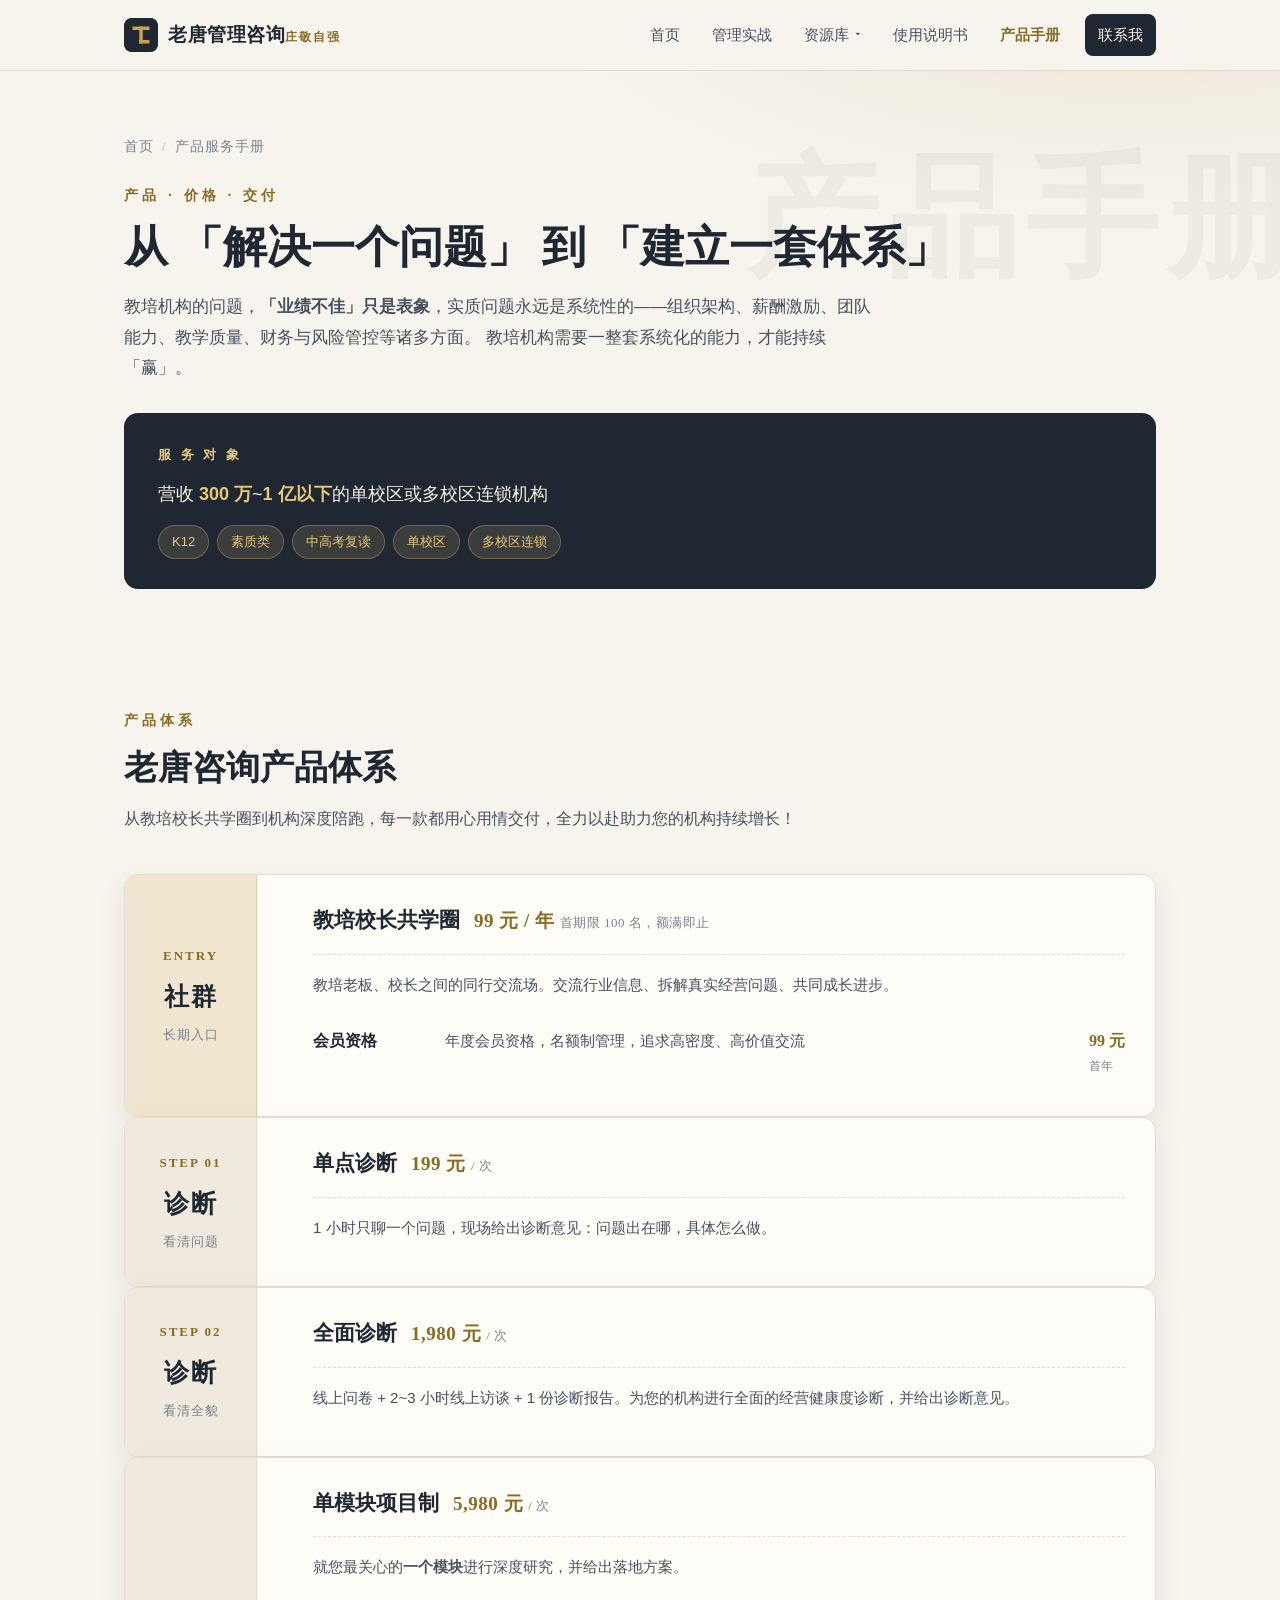
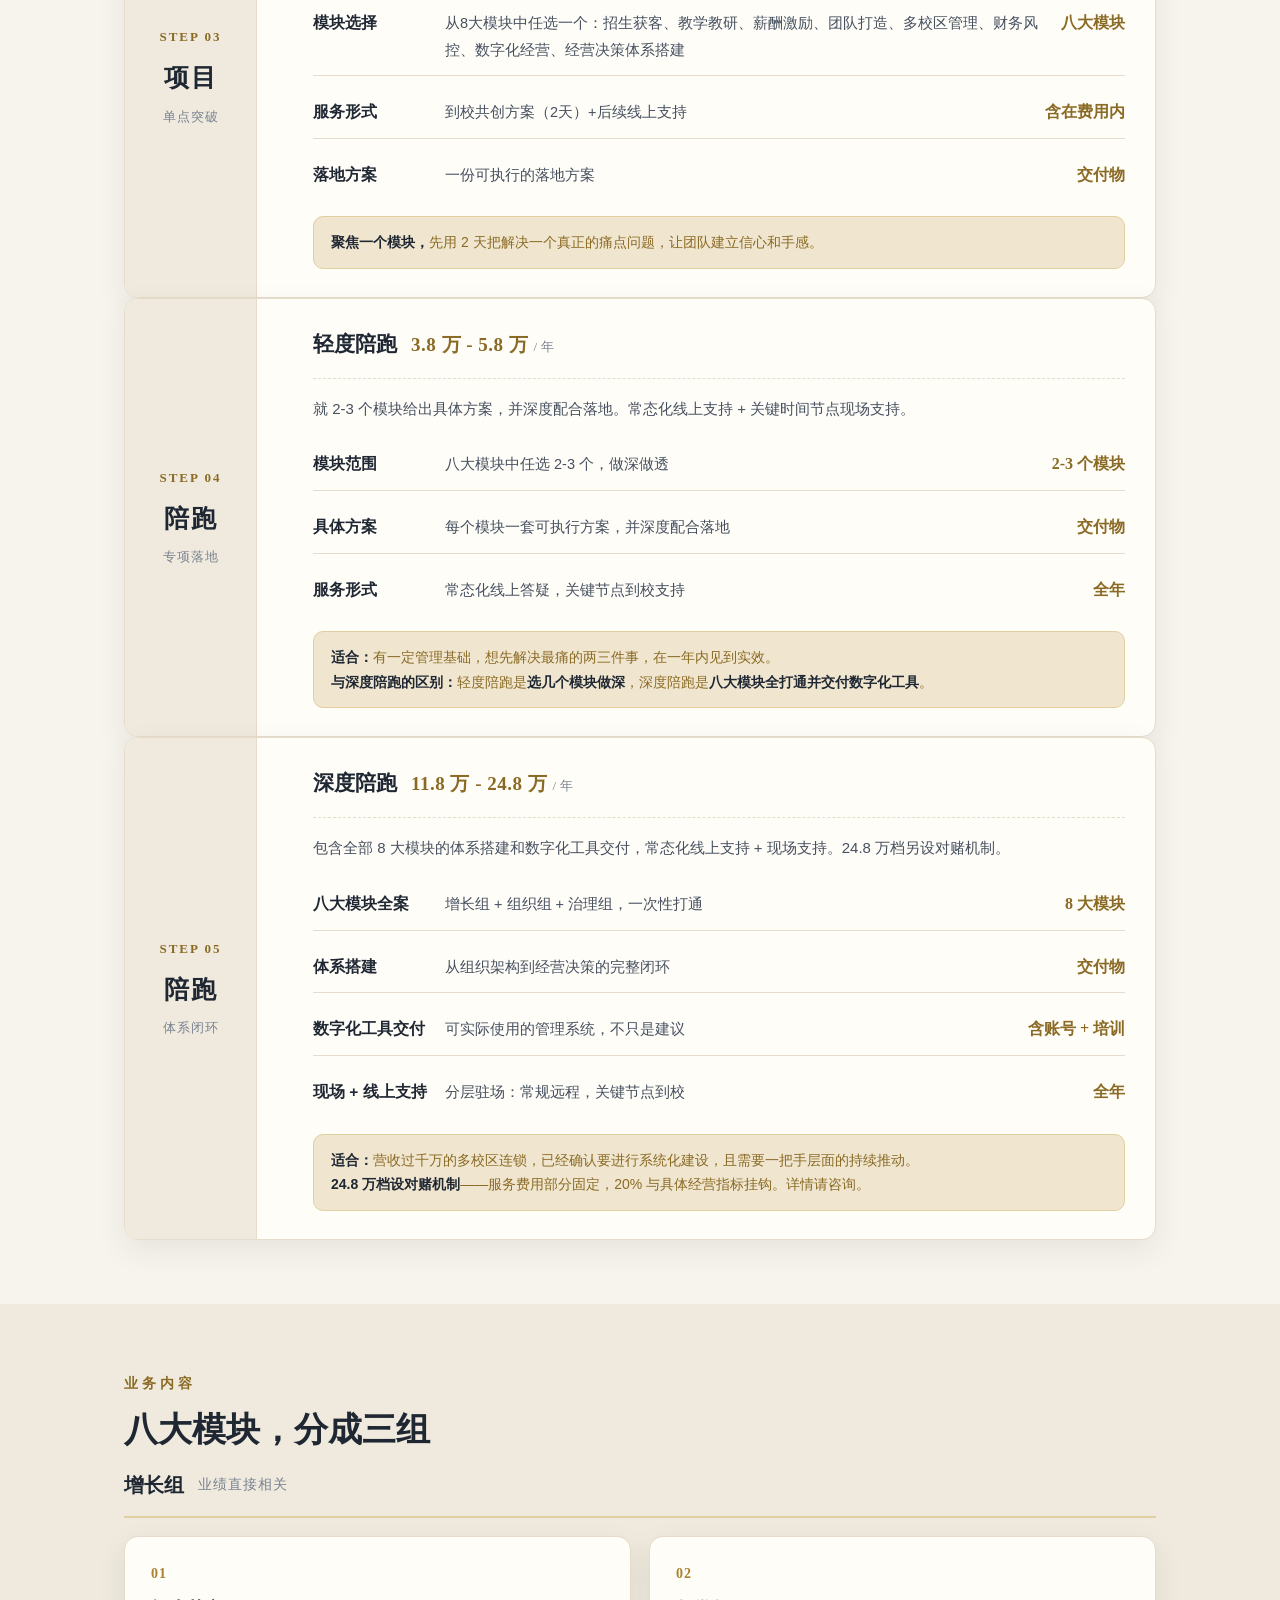
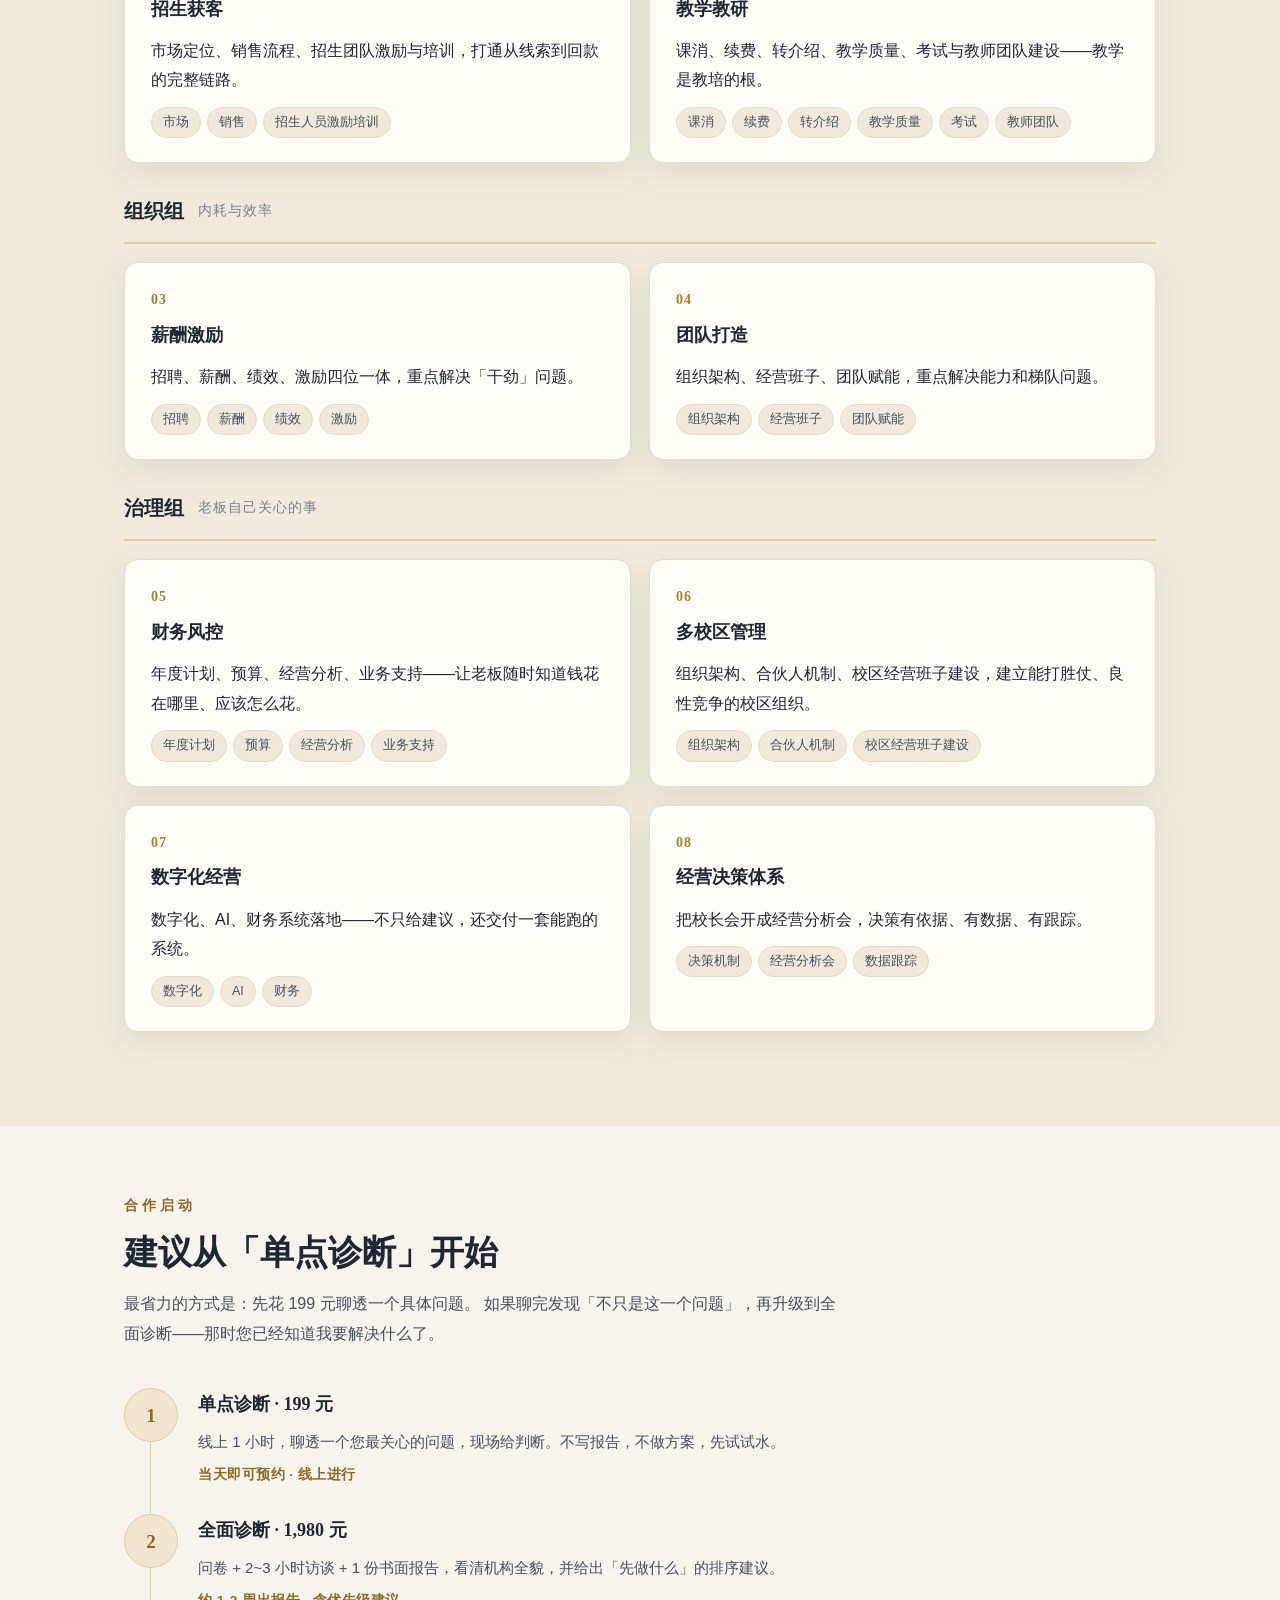
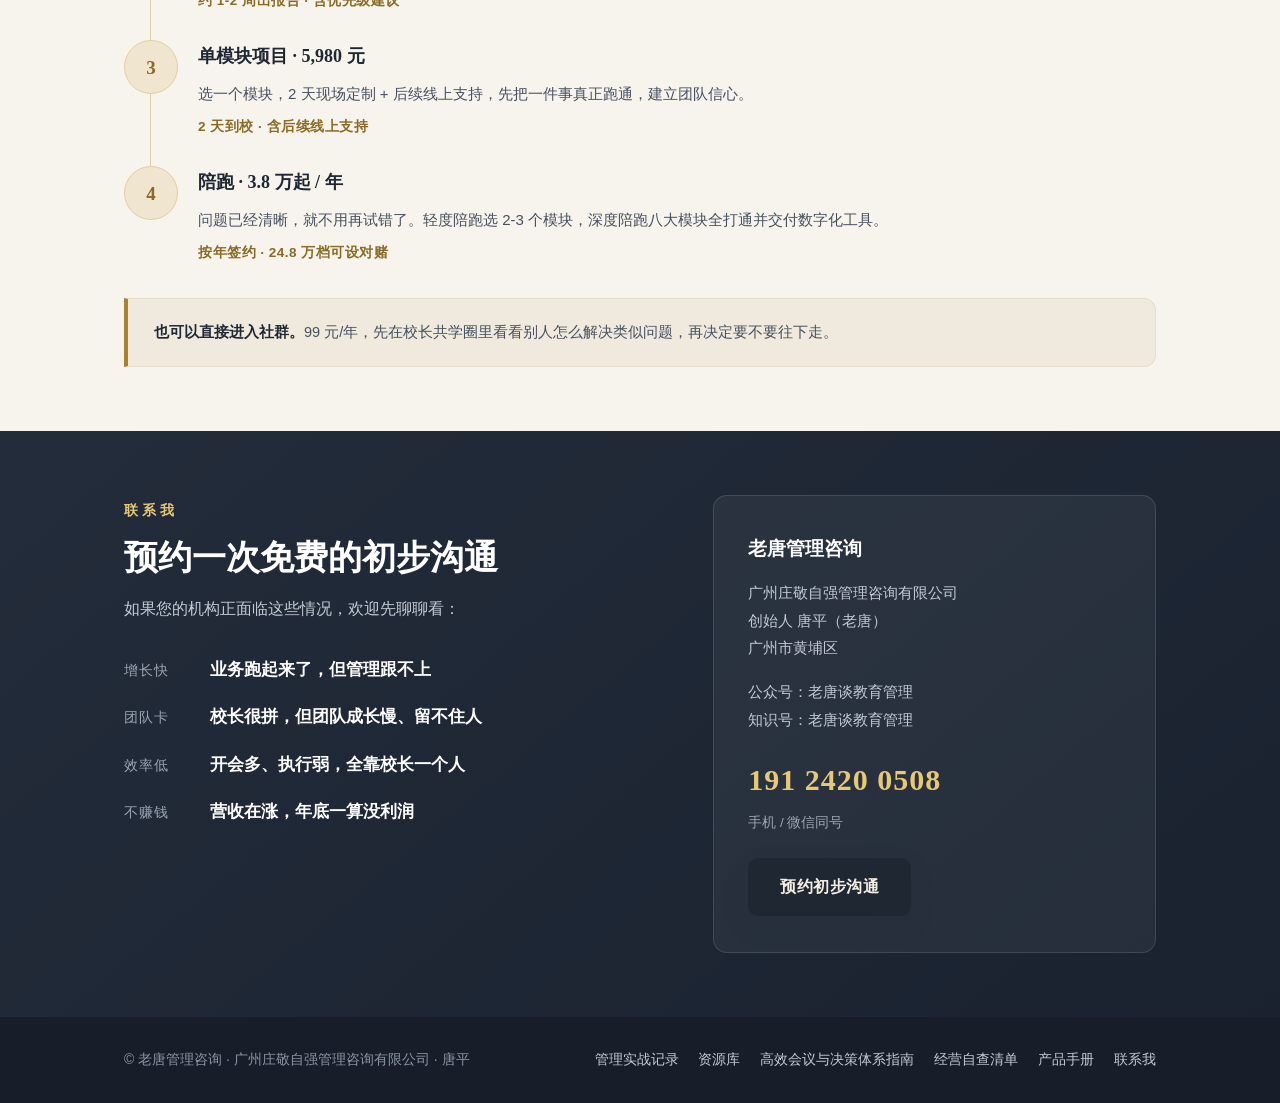
<file: plan.html>
<!DOCTYPE html>
<html lang="zh-CN" style=""><head>
<meta charset="UTF-8">
<meta name="viewport" content="width=device-width, initial-scale=1.0">
<meta name="color-scheme" content="light dark">
<meta name="theme-color" media="(prefers-color-scheme: light)" content="#f7f4ed">
<meta name="theme-color" media="(prefers-color-scheme: dark)" content="#12151b">
<title>产品服务手册 · 老唐管理咨询 | 唐平</title>
<meta name="description" content="老唐管理咨询产品服务手册：社群、单点诊断、全面诊断、单模块项目、轻度陪跑、深度陪跑六层产品体系，八大模块全覆盖。服务营收 300 万至 1 亿的教培机构。">
<link rel="icon" type="image/svg+xml" href="logo.svg">
<link rel="icon" type="image/png" sizes="64x64" href="logo-64.png">
<link rel="stylesheet" href="style.css">
<link rel="stylesheet" href="plan.css">
</head>
<body style="position: relative;">

<nav class="nav">
  <div class="nav-inner">
    <a class="brand" href="index.html">
      <img class="seal" src="logo.svg" alt="老唐管理咨询">
      <span>老唐管理咨询<small>庄敬自强</small></span>
    </a>
    <div class="nav-links">
      <a href="index.html">首页</a>
      <a href="record.html">管理实战</a>
      <div class="nav-drop">
        <a class="nav-drop-btn" href="library.html">资源库 <span class="caret">▾</span></a>
        <div class="nav-drop-menu" id="nav-res">
          <a href="library.html"><span class="t">资源库总览</span><span class="d">全部资料一览</span></a>
          <a href="decision-system.html"><span class="t">教培机构经营决策系统（PDF 版）</span><span class="d">33 页 · 可搜索</span></a>
          <a href="decision-deck.html"><span class="t">经营决策体系 · 放映版</span><span class="d">75 屏 · 投影或阅读</span></a>
          <a href="meeting.html"><span class="t">高效会议与决策体系指南</span><span class="d">38 屏放映版 · 投影讲解用</span></a>
          <a href="meeting-read.html"><span class="t">会议指南 · 图文阅读版</span><span class="d">手机可读 · 含 9 张图示</span></a>
          <a href="selfcheck.html"><span class="t">经营自查清单</span><span class="d">25 题红黄绿灯自测</span></a>
        </div>
      </div>
      <a href="manual.html">使用说明书</a>
      <a href="plan.html" class="active">产品手册</a>
      <a href="#contact" class="btn-mini">联系我</a>
    </div>
  </div>
</nav>

<header class="page-hero">
  <div class="wrap">
    <div class="crumb">
      <a href="index.html">首页</a><span>/</span>产品服务手册
    </div>
    <span class="eyebrow">产品 · 价格 · 交付</span>
    <h1 style="">从 <span class="accent">「解决一个问题」</span> 到 <span class="accent">「建立一套体系」</span></h1>
    <p class="lead">
      教培机构的问题，<b>「业绩不佳」只是表象</b>，实质问题永远是系统性的——组织架构、薪酬激励、团队能力、教学质量、财务与风险管控等诸多方面。
      教培机构需要一整套系统化的能力，才能持续「赢」。
    </p>

    <div class="who-strip">
      <div class="k">服 务 对 象</div>
      <div class="v" style="">营收 <b style="color: rgb(230, 200, 119);">300 万</b><span style="">~</span><b style="color:#e6c877">1 亿以下</b>的单校区或多校区连锁机构</div>
      <div class="tags">
        <span>K12</span>
        <span>素质类</span>
        <span>中高考复读</span>
        <span>单校区</span>
        <span>多校区连锁</span>
      </div>
    </div>
  </div>
</header>

<!-- ============ 产品阶梯 ============ -->
<section>
  <div class="wrap">
    <span class="eyebrow">产品体系</span>
    <h2 class="section-title" style="">老唐咨询产品体系</h2>
    

    <p class="section-lead" style="white-space: pre-wrap;">从教培校长共学圈到机构深度陪跑，每一款都用心用情交付，全力以赴助力您的机构持续增长！</p><div class="ladder">

      <!-- 社群 -->
      <div class="tier tier-entry">
        <div class="tier-side">
          <div class="step">ENTRY</div>
          <div class="lv">社群</div>
          <div class="role">长期入口</div>
        </div>
        <div class="tier-body">
          <div class="tier-head">
            <h3 style="">教培校长共学圈​</h3>
            <span class="price">99 元 / 年 <small>首期限 100 名，额满即止</small></span>
          </div>
          <p style="">教培老板、校长之间的同行交流场。交流行业信息、拆解真实经营问题、共同成长进步。​​</p>
          <div class="tier-items">
            <div class="tier-item">
              <div class="tname">会员资格</div>
              <div class="tdesc" style="">年度会员资格，名额制管理，追求高密度、高价值交流​</div>
              <div class="tprice">99 元<small>首年</small></div>
            </div>
            
            
          </div>
          
        </div>
      </div>

      <!-- 诊断 -->
      <div class="tier">
        <div class="tier-side">
          <div class="step">STEP 01</div>
          <div class="lv">诊断</div>
          <div class="role">看清问题</div>
        </div>
        <div class="tier-body">
          <div class="tier-head">
            <h3>单点诊断</h3>
            <span class="price">199 元 <small>/ 次</small></span>
          </div>
          <p style="">1 小时只聊一个问题，现场给出诊断意见：问题出在哪，具体怎么做。​​</p>
          <div class="tier-items">
            
            
          </div>
          
        </div>
      </div>

      <div class="tier">
        <div class="tier-side">
          <div class="step">STEP 02</div>
          <div class="lv">诊断</div>
          <div class="role">看清全貌</div>
        </div>
        <div class="tier-body">
          <div class="tier-head">
            <h3>全面诊断</h3>
            <span class="price">1,980 元 <small>/ 次</small></span>
          </div>
          <p style="">线上问卷 + 2~3 小时线上访谈 + 1 份诊断报告。为您的机构进行全面的经营健康度诊断，并给出诊断意见。​​​</p>
          <div class="tier-items">
            
            
            
          </div>
          
        </div>
      </div>

      <!-- 项目 -->
      <div class="tier">
        <div class="tier-side">
          <div class="step">STEP 03</div>
          <div class="lv">项目</div>
          <div class="role">单点突破</div>
        </div>
        <div class="tier-body">
          <div class="tier-head">
            <h3>单模块项目制</h3>
            <span class="price">5,980 元 <small>/ 次</small></span>
          </div>
          <p style="">就您最关心的<b>一个模块</b>进行深度研究，并给出落地方案。</p>
          <div class="tier-items">
            <div class="tier-item">
              <div class="tname">模块选择</div>
              <div class="tdesc" style="">从8大模块中任选一个：招生获客、教学教研、薪酬激励、团队打造、多校区管理、财务风控、数字化经营、经营决策体系搭建​</div>
              <div class="tprice">八大模块</div>
            </div>
            <div class="tier-item">
              <div class="tname" style="">服务形式</div>
              <div class="tdesc" style="">到校共创方案（2天）+后续线上支持​</div>
              <div class="tprice">含在费用内</div>
            </div>
            
            <div class="tier-item">
              <div class="tname">落地方案</div>
              <div class="tdesc" style="">一份可执行的落地方案​</div>
              <div class="tprice">交付物</div>
            </div>
          </div>
          <div class="tier-note" style="">
            <b style="">聚焦一个模块，​​</b>先用 2 天把解决一个真正的痛点问题，让团队建立信心和手感。
          </div>
        </div>
      </div>

      <!-- 陪跑 -->
      <div class="tier">
        <div class="tier-side">
          <div class="step">STEP 04</div>
          <div class="lv">陪跑</div>
          <div class="role">专项落地</div>
        </div>
        <div class="tier-body">
          <div class="tier-head">
            <h3>轻度陪跑</h3>
            <span class="price">3.8 万 - 5.8 万 <small>/ 年</small></span>
          </div>
          <p>就 2-3 个模块给出具体方案，并深度配合落地。常态化线上支持 + 关键时间节点现场支持。</p>
          <div class="tier-items">
            <div class="tier-item">
              <div class="tname">模块范围</div>
              <div class="tdesc">八大模块中任选 2-3 个，做深做透</div>
              <div class="tprice">2-3 个模块</div>
            </div>
            <div class="tier-item">
              <div class="tname">具体方案</div>
              <div class="tdesc" style="">每个模块一套可执行方案，并深度配合落地​​​</div>
              <div class="tprice">交付物</div>
            </div>
            
            <div class="tier-item">
              <div class="tname" style="">服务形式​​​</div>
              <div class="tdesc">常态化线上答疑，关键节点到校支持</div>
              <div class="tprice">全年</div>
            </div>
          </div>
          <div class="tier-note" style="">
            <b>适合：</b>有一定管理基础，想先解决最痛的两三件事，在一年内见到实效。<br>
            <b>与深度陪跑的区别：</b>轻度陪跑是<b>选几个模块做深</b>，深度陪跑是<b>八大模块全打通并交付数字化工具</b>。
          </div>
        </div>
      </div>

      <div class="tier">
        <div class="tier-side">
          <div class="step">STEP 05</div>
          <div class="lv">陪跑</div>
          <div class="role">体系闭环</div>
        </div>
        <div class="tier-body">
          <div class="tier-head">
            <h3>深度陪跑</h3>
            <span class="price">11.8 万 - 24.8 万 <small>/ 年</small></span>
          </div>
          <p>包含全部 8 大模块的体系搭建和数字化工具交付，常态化线上支持 + 现场支持。24.8 万档另设对赌机制。</p>
          <div class="tier-items">
            <div class="tier-item">
              <div class="tname">八大模块全案</div>
              <div class="tdesc">增长组 + 组织组 + 治理组，一次性打通</div>
              <div class="tprice">8 大模块</div>
            </div>
            <div class="tier-item">
              <div class="tname">体系搭建</div>
              <div class="tdesc">从组织架构到经营决策的完整闭环</div>
              <div class="tprice">交付物</div>
            </div>
            <div class="tier-item">
              <div class="tname">数字化工具交付</div>
              <div class="tdesc">可实际使用的管理系统，不只是建议</div>
              <div class="tprice">含账号 + 培训</div>
            </div>
            <div class="tier-item">
              <div class="tname">现场 + 线上支持</div>
              <div class="tdesc">分层驻场：常规远程，关键节点到校</div>
              <div class="tprice">全年</div>
            </div>
          </div>
          <div class="tier-note" style="">
            <b>适合：</b>营收过千万的多校区连锁，已经确认要进行系统化建设，且需要一把手层面的持续推动。<br>
            <b>24.8 万档设对赌机制</b>——服务费用部分固定，20% 与具体经营指标挂钩。详情请咨询。</div>
        </div>
      </div>

    </div>
  </div>
</section>

<!-- ============ 八大模块 ============ -->
<section class="section-alt">
  <div class="wrap">
    <span class="eyebrow">业务内容</span>
    <h2 class="section-title">八大模块，分成三组</h2>
    

    <div class="mgroup">
      <div class="mgroup-head">
        <span class="gname">增长组</span>
        <span class="gsub">业绩直接相关</span>
        <span class="gline"></span>
      </div>
      <div class="mods">
        <div class="mod">
          <div class="mno">01</div>
          <h4>招生获客</h4>
          <p style="">市场定位、销售流程、招生团队激励与培训，打通从线索到回款的完整链路。​</p>
          <div class="mtags"><span>市场</span><span>销售</span><span>招生人员激励培训</span></div>
        </div>
        <div class="mod">
          <div class="mno">02</div>
          <h4>教学教研</h4>
          <p style="">课消、续费、转介绍、教学质量、考试与教师团队建设——教学是教培的根。​</p>
          <div class="mtags"><span>课消</span><span>续费</span><span>转介绍</span><span>教学质量</span><span>考试</span><span>教师团队</span></div>
        </div>
      </div>
    </div>

    <div class="mgroup">
      <div class="mgroup-head">
        <span class="gname">组织组</span>
        <span class="gsub">内耗与效率</span>
        <span class="gline"></span>
      </div>
      <div class="mods">
        <div class="mod">
          <div class="mno">03</div>
          <h4>薪酬激励</h4>
          <p style="">招聘、薪酬、绩效、激励四位一体，重点解决「干劲」问题。​​​</p>
          <div class="mtags"><span>招聘</span><span>薪酬</span><span>绩效</span><span>激励</span></div>
        </div>
        <div class="mod">
          <div class="mno">04</div>
          <h4>团队打造</h4>
          <p style="">组织架构、经营班子、团队赋能，重点解决能力和梯队问题。​</p>
          <div class="mtags"><span>组织架构</span><span>经营班子</span><span>团队赋能</span></div>
        </div>
      </div>
    </div>

    <div class="mgroup">
      <div class="mgroup-head">
        <span class="gname">治理组</span>
        <span class="gsub">老板自己关心的事</span>
        <span class="gline"></span>
      </div>
      <div class="mods">
        <div class="mod">
          <div class="mno">05</div>
          <h4>财务风控</h4>
          <p style="">年度计划、预算、经营分析、业务支持——让老板随时知道钱花在哪里、应该怎么花。​</p>
          <div class="mtags"><span>年度计划</span><span>预算</span><span>经营分析</span><span>业务支持</span></div>
        </div>
        <div class="mod">
          <div class="mno">06</div>
          <h4>多校区管理</h4>
          <p style="">组织架构、合伙人机制、校区经营班子建设，建立能打胜仗、良性竞争的校区组织。​</p>
          <div class="mtags"><span>组织架构</span><span>合伙人机制</span><span>校区经营班子建设</span></div>
        </div>
        <div class="mod">
          <div class="mno">07</div>
          <h4>数字化经营</h4>
          <p style="">数字化、AI、财务系统落地——不只给建议，还交付一套能跑的系统。​</p>
          <div class="mtags"><span>数字化</span><span>AI</span><span>财务</span></div>
        </div>
        <div class="mod">
          <div class="mno">08</div>
          <h4>经营决策体系</h4>
          <p>把校长会开成经营分析会，决策有依据、有数据、有跟踪。</p>
          <div class="mtags"><span>决策机制</span><span>经营分析会</span><span>数据跟踪</span></div>
        </div>
      </div>
    </div>

    
  </div>
</section>

<!-- ============ 深度陪跑三档 ============ -->


<!-- ============ 对赌机制 ============ -->


<!-- ============ 怎么开始 ============ -->
<section>
  <div class="wrap">
    <span class="eyebrow">合作启动</span>
    <h2 class="section-title">建议从「单点诊断」开始</h2>
    <p class="section-lead">
      最省力的方式是：先花 199 元聊透一个具体问题。
      如果聊完发现「不只是这一个问题」，再升级到全面诊断——那时您已经知道我要解决什么了。
    </p>

    <div class="path">
      <div class="path-step">
        <div class="path-dot">1</div>
        <div class="path-body">
          <h4>单点诊断 · 199 元</h4>
          <p>线上 1 小时，聊透一个您最关心的问题，现场给判断。不写报告，不做方案，先试试水。</p>
          <div class="pmeta">当天即可预约 · 线上进行</div>
        </div>
      </div>
      <div class="path-step">
        <div class="path-dot">2</div>
        <div class="path-body">
          <h4>全面诊断 · 1,980 元</h4>
          <p>问卷 + 2~3 小时访谈 + 1 份书面报告，看清机构全貌，并给出「先做什么」的排序建议。</p>
          <div class="pmeta">约 1-2 周出报告 · 含优先级建议</div>
        </div>
      </div>
      <div class="path-step">
        <div class="path-dot">3</div>
        <div class="path-body">
          <h4>单模块项目 · 5,980 元</h4>
          <p>选一个模块，2 天现场定制 + 后续线上支持，先把一件事真正跑通，建立团队信心。</p>
          <div class="pmeta">2 天到校 · 含后续线上支持</div>
        </div>
      </div>
      <div class="path-step">
        <div class="path-dot">4</div>
        <div class="path-body">
          <h4>陪跑 · 3.8 万起 / 年</h4>
          <p>问题已经清晰，就不用再试错了。轻度陪跑选 2-3 个模块，深度陪跑八大模块全打通并交付数字化工具。</p>
          <div class="pmeta">按年签约 · 24.8 万档可设对赌</div>
        </div>
      </div>
    </div>

    <div class="note-strip" style="margin-top: 32px;">
      <b>也可以直接进入社群。</b>99 元/年，先在校长共学圈里看看别人怎么解决类似问题，再决定要不要往下走。<br></div>
  </div>
</section>

<!-- ============ 联系 ============ -->
<section class="contact" id="contact">
  <div class="wrap">
    <div class="contact-grid">
      <div>
        <span class="eyebrow" style="color:#e6c877">联系我</span>
        <h2 class="section-title">预约一次免费的初步沟通</h2>
        <p class="lead">
          如果您的机构正面临这些情况，欢迎先聊聊看：
        </p>
        <ul class="contact-list">
          <li><span class="k">增长快</span><span class="v">业务跑起来了，但管理跟不上</span></li>
          <li><span class="k">团队卡</span><span class="v">校长很拼，但团队成长慢、留不住人</span></li>
          <li><span class="k">效率低</span><span class="v" style="">开会多、执行弱，全靠校长一个人​</span></li>
          <li><span class="k">不赚钱</span><span class="v" style="">营收在涨，年底一算没利润​</span></li>
        </ul>
      </div>
      <div class="contact-card">
        <h3>老唐管理咨询</h3>
        <p>
          广州庄敬自强管理咨询有限公司<br>
          创始人 唐平（老唐）<br>
          广州市黄埔区
        </p>
        <p style="margin-top:16px">
          公众号：老唐谈教育管理<br>
          知识号：老唐谈教育管理
        </p>
        <div class="big">191 2420 0508</div>
        <p style="font-size:13.5px;color:#9aa5b3">手机 / 微信同号</p>
        <a href="#contact" class="btn btn-primary" style="margin-top:22px;display:inline-block">预约初步沟通</a>
      </div>
    </div>
  </div>
</section>

<footer>
  <div class="wrap">
    <span>© 老唐管理咨询 · 广州庄敬自强管理咨询有限公司 · 唐平</span>
    <span>
      <a href="record.html">管理实战记录</a>
      <a href="library.html">资源库</a>
      <a href="meeting.html">高效会议与决策体系指南</a>
      <a href="selfcheck.html">经营自查清单</a>
      <a href="plan.html">产品手册</a>
      <a href="#contact">联系我</a>
    </span>
  </div>
</footer>

<script src="nav.js"></script>



</body></html>
</file>
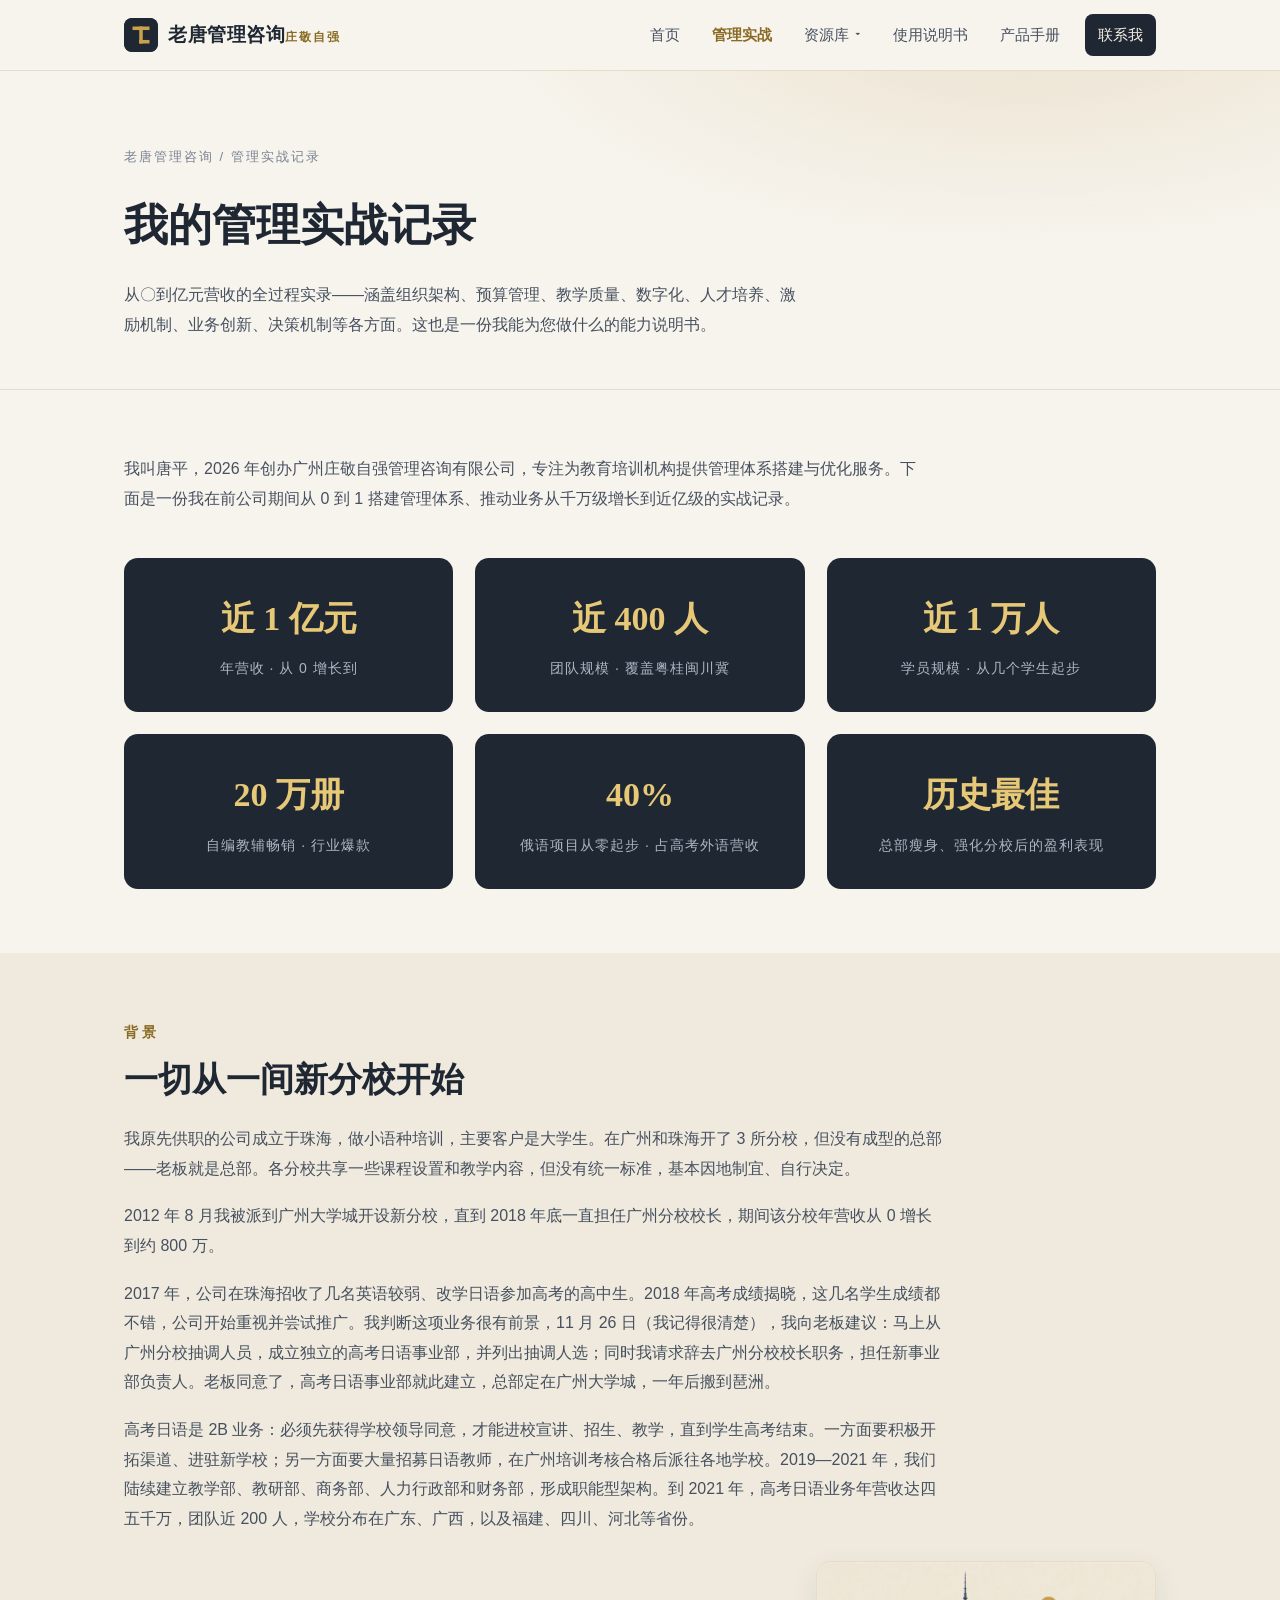
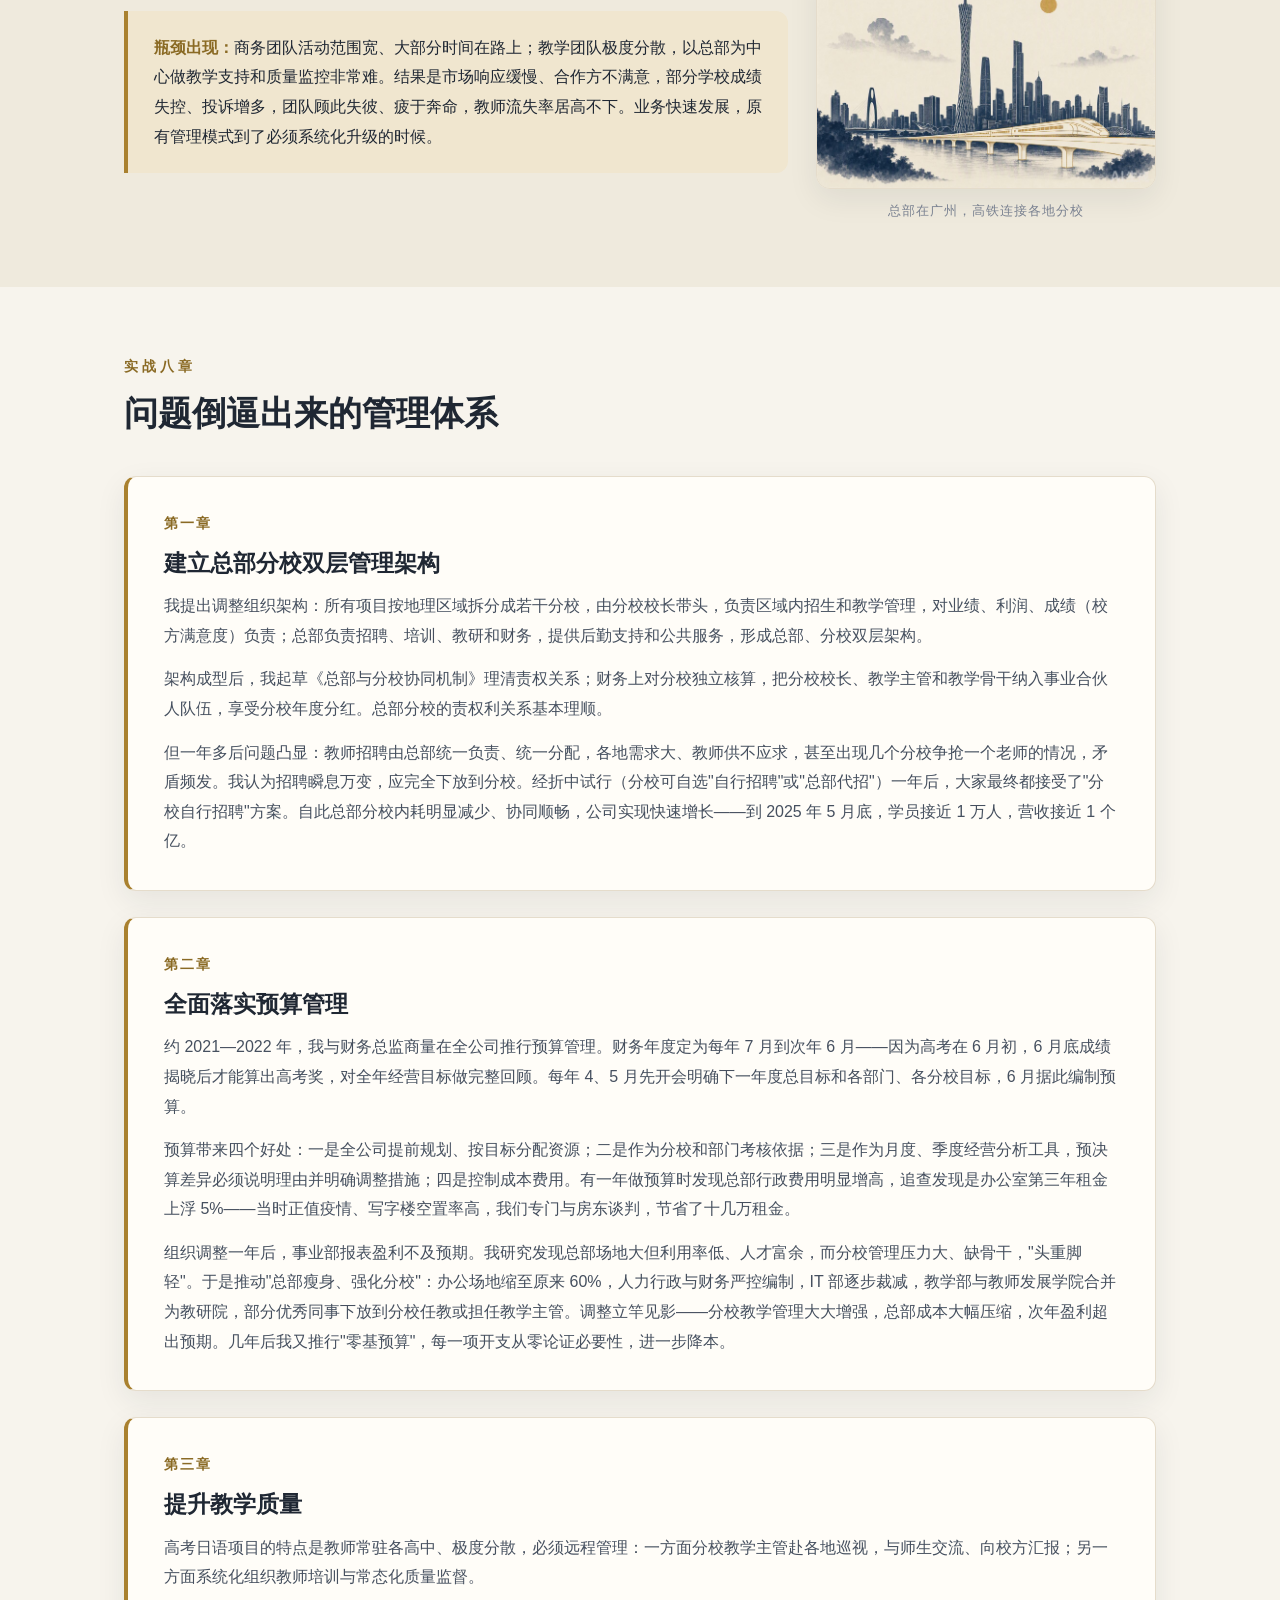
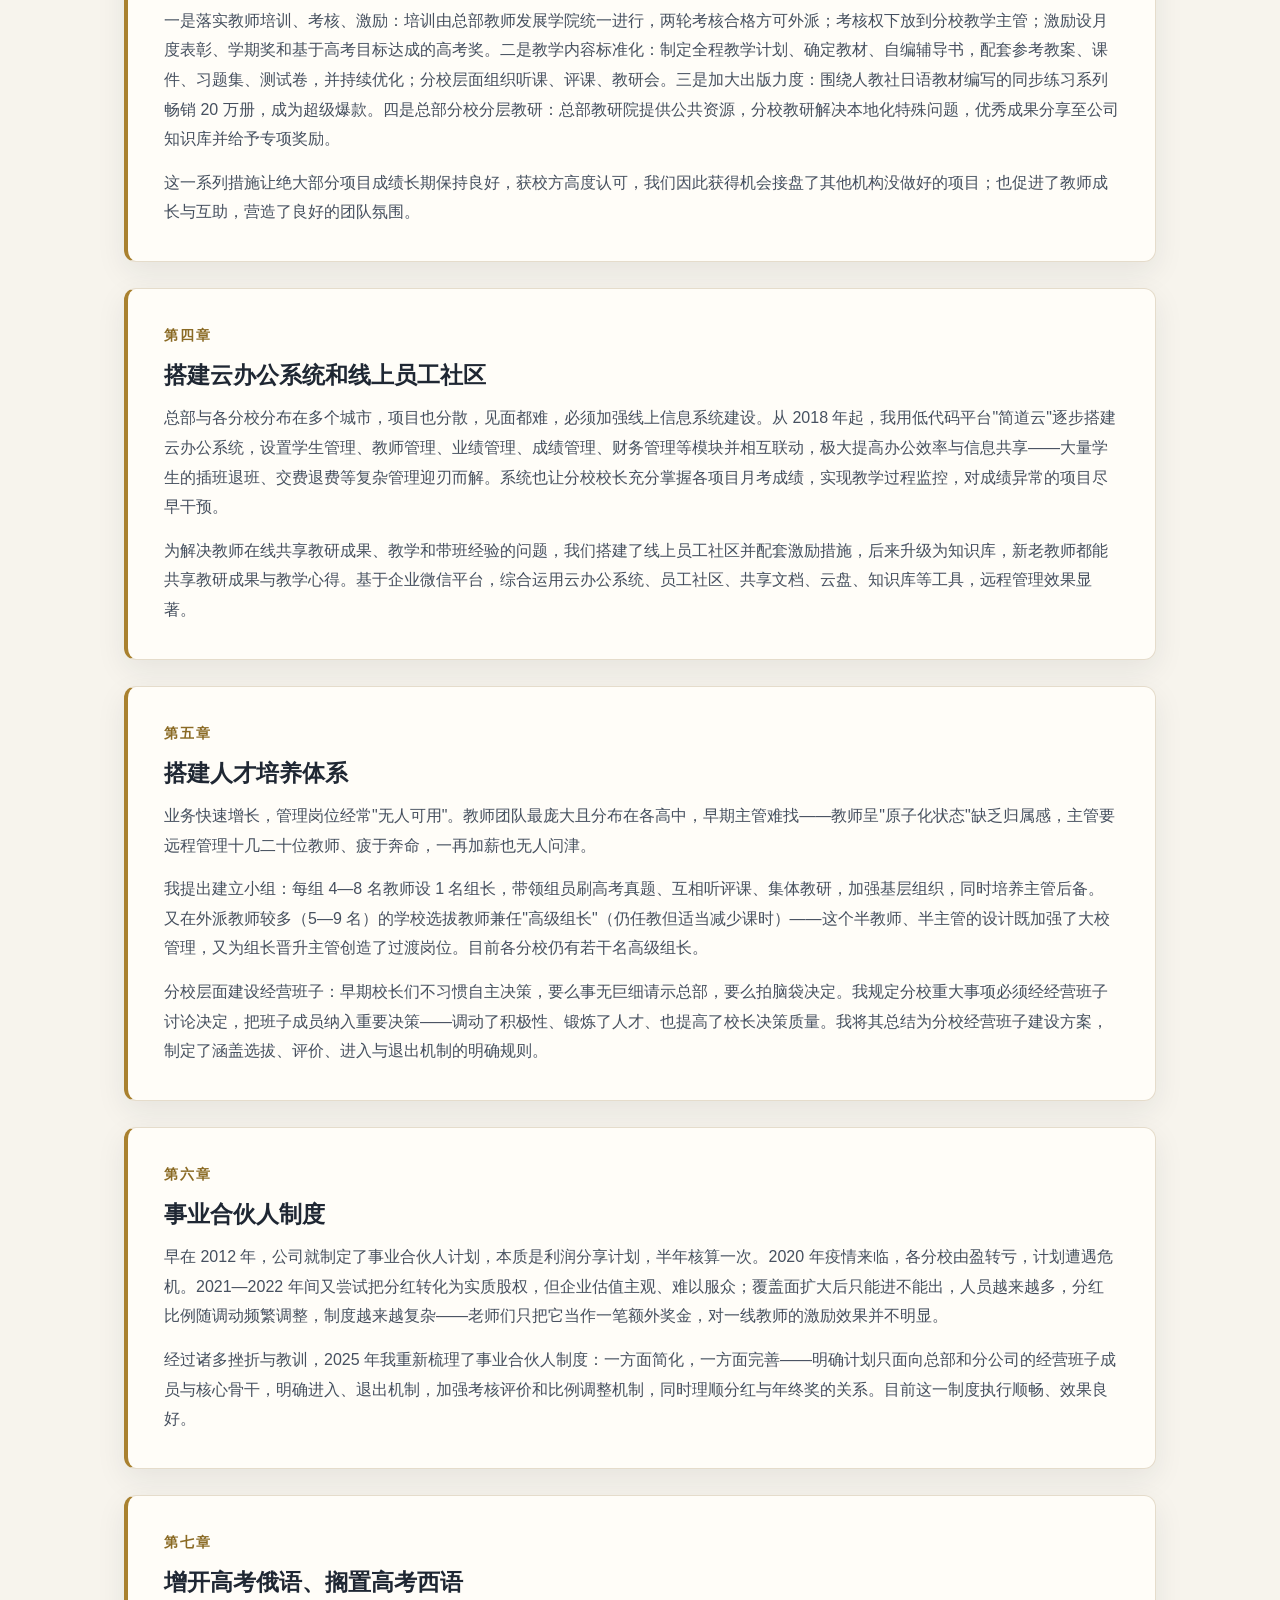
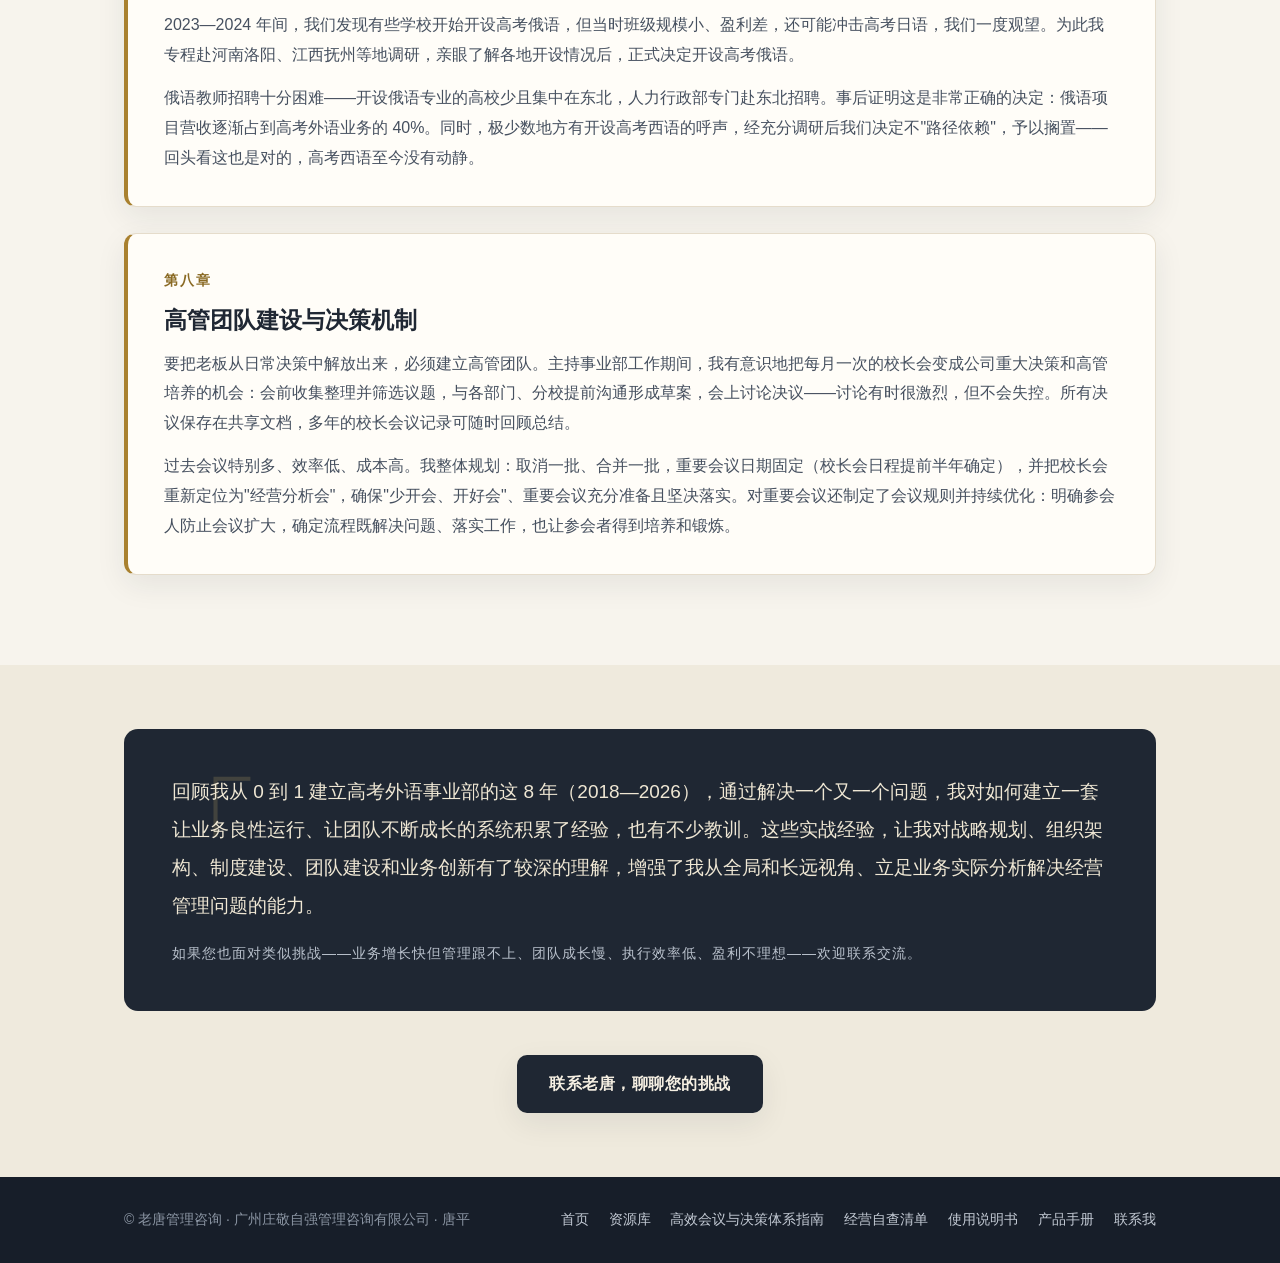
<file: record.html>
<!DOCTYPE html>
<html lang="zh-CN">
<head>
<meta charset="UTF-8">
<meta name="viewport" content="width=device-width, initial-scale=1.0">
<meta name="color-scheme" content="light dark">
<meta name="theme-color" media="(prefers-color-scheme: light)" content="#f7f4ed">
<meta name="theme-color" media="(prefers-color-scheme: dark)" content="#12151b">
<title>管理实战记录 · 从〇到亿元营收的全过程实录 | 老唐管理咨询</title>
<meta name="description" content="唐平（老唐）的管理实战记录：17年教培行业，从0到1搭建管理体系，推动业务从千万级增长到近亿级的全过程实录。">
<meta property="og:type" content="website">
<meta property="og:site_name" content="老唐管理咨询">
<meta property="og:title" content="管理实战记录 · 从〇到亿元营收的全过程实录 | 老唐管理咨询">
<meta property="og:description" content="唐平（老唐）的管理实战记录：17年教培行业，从0到1搭建管理体系，推动业务从千万级增长到近亿级的全过程实录。">
<meta property="og:url" content="https://kuaieltang.github.io/record.html">
<meta property="og:image" content="https://kuaieltang.github.io/img-skyline.jpg">
<meta property="og:locale" content="zh_CN">
<link rel="icon" type="image/svg+xml" href="logo.svg">
<link rel="icon" type="image/png" sizes="64x64" href="logo-64.png">
<link rel="stylesheet" href="style.css">
<!-- 百度统计 -->
<script>
var _hmt = _hmt || [];
(function() {
  var hm = document.createElement("script");
  hm.src = "https://hm.baidu.com/hm.js?043c0b5ba553f957fb49d6e25bbfd659";
  var s = document.getElementsByTagName("script")[0];
  s.parentNode.insertBefore(hm, s);
})();
</script>
</head>
<body>

<nav class="nav">
  <div class="nav-inner">
    <a class="brand" href="index.html">
      <img class="seal" src="logo.svg" alt="老唐管理咨询">
      <span>老唐管理咨询<small>庄敬自强</small></span>
    </a>
    <div class="nav-links">
      <a href="index.html">首页</a>
      <a href="record.html" class="active">管理实战</a>
      <div class="nav-drop">
        <a class="nav-drop-btn" href="library.html">资源库 <span class="caret">&#9662;</span></a>
        <div class="nav-drop-menu" id="nav-res">
          <a href="library.html"><span class="t">资源库总览</span><span class="d">全部资料一览</span></a>
          <a href="decision-system.html"><span class="t">教培机构经营决策系统（PDF 版）</span><span class="d">33 页 · 可搜索</span></a>
          <a href="decision-deck.html"><span class="t">经营决策体系 · 放映版</span><span class="d">75 屏 · 投影或阅读</span></a>
          <a href="meeting.html"><span class="t">高效会议与决策体系指南</span><span class="d">38 屏放映版 · 投影讲解用</span></a>
          <a href="meeting-read.html"><span class="t">会议指南 · 图文阅读版</span><span class="d">手机可读 · 含 9 张图示</span></a>
          <a href="selfcheck.html"><span class="t">经营自查清单</span><span class="d">25 题红黄绿灯自测</span></a>
        </div>
      </div>
      <a href="manual.html">使用说明书</a>
      <a href="plan.html">产品手册</a>
      <a href="index.html#contact" class="btn-mini">联系我</a>
    </div>
  </div>
</nav>

<header class="page-head">
  <div class="wrap">
    <div class="crumb">老唐管理咨询 / 管理实战记录</div>
    <h1>我的管理实战记录</h1>
    <p class="sub">从〇到亿元营收的全过程实录——涵盖组织架构、预算管理、教学质量、数字化、人才培养、激励机制、业务创新、决策机制等各方面。这也是一份我能为您做什么的能力说明书。</p>
  </div>
</header>

<section>
  <div class="wrap">
    <div class="prose" style="max-width:800px;">
      <p>我叫唐平，2026 年创办广州庄敬自强管理咨询有限公司，专注为教育培训机构提供管理体系搭建与优化服务。下面是一份我在前公司期间从 0 到 1 搭建管理体系、推动业务从千万级增长到近亿级的实战记录。</p>
    </div>

    <div class="stats" style="margin-top:44px;">
      <div class="stat"><div class="v">近 1 亿元</div><div class="k">年营收 · 从 0 增长到</div></div>
      <div class="stat"><div class="v">近 400 人</div><div class="k">团队规模 · 覆盖粤桂闽川冀</div></div>
      <div class="stat"><div class="v">近 1 万人</div><div class="k">学员规模 · 从几个学生起步</div></div>
      <div class="stat"><div class="v">20 万册</div><div class="k">自编教辅畅销 · 行业爆款</div></div>
      <div class="stat"><div class="v">40%</div><div class="k">俄语项目从零起步 · 占高考外语营收</div></div>
      <div class="stat"><div class="v">历史最佳</div><div class="k">总部瘦身、强化分校后的盈利表现</div></div>
    </div>
  </div>
</section>

<section class="section-alt">
  <div class="wrap">
    <span class="eyebrow">背景</span>
    <h2 class="section-title">一切从一间新分校开始</h2>
    <div class="prose" style="max-width:820px;margin-top:22px;">
      <p>我原先供职的公司成立于珠海，做小语种培训，主要客户是大学生。在广州和珠海开了 3 所分校，但没有成型的总部——老板就是总部。各分校共享一些课程设置和教学内容，但没有统一标准，基本因地制宜、自行决定。</p>
      <p>2012 年 8 月我被派到广州大学城开设新分校，直到 2018 年底一直担任广州分校校长，期间该分校年营收从 0 增长到约 800 万。</p>
      <p>2017 年，公司在珠海招收了几名英语较弱、改学日语参加高考的高中生。2018 年高考成绩揭晓，这几名学生成绩都不错，公司开始重视并尝试推广。我判断这项业务很有前景，11 月 26 日（我记得很清楚），我向老板建议：马上从广州分校抽调人员，成立独立的高考日语事业部，并列出抽调人选；同时我请求辞去广州分校校长职务，担任新事业部负责人。老板同意了，高考日语事业部就此建立，总部定在广州大学城，一年后搬到琶洲。</p>
      <p>高考日语是 2B 业务：必须先获得学校领导同意，才能进校宣讲、招生、教学，直到学生高考结束。一方面要积极开拓渠道、进驻新学校；另一方面要大量招募日语教师，在广州培训考核合格后派往各地学校。2019—2021 年，我们陆续建立教学部、教研部、商务部、人力行政部和财务部，形成职能型架构。到 2021 年，高考日语业务年营收达四五千万，团队近 200 人，学校分布在广东、广西，以及福建、四川、河北等省份。</p>
    </div>
    <div class="bg-row">
      <div class="callout" style="margin:0;max-width:none;"><b>瓶颈出现：</b>商务团队活动范围宽、大部分时间在路上；教学团队极度分散，以总部为中心做教学支持和质量监控非常难。结果是市场响应缓慢、合作方不满意，部分学校成绩失控、投诉增多，团队顾此失彼、疲于奔命，教师流失率居高不下。业务快速发展，原有管理模式到了必须系统化升级的时候。</div>
      <figure class="figure figure-side">
        <img src="img-skyline.jpg" alt="广州天际线与高铁">
        <figcaption>总部在广州，高铁连接各地分校</figcaption>
      </figure>
    </div>
  </div>
</section>

<section>
  <div class="wrap">
    <span class="eyebrow">实战八章</span>
    <h2 class="section-title">问题倒逼出来的管理体系</h2>
    <div style="margin-top:40px;">

      <div class="chapter">
        <span class="cn">第一章</span>
        <h3>建立总部分校双层管理架构</h3>
        <p class="first">我提出调整组织架构：所有项目按地理区域拆分成若干分校，由分校校长带头，负责区域内招生和教学管理，对业绩、利润、成绩（校方满意度）负责；总部负责招聘、培训、教研和财务，提供后勤支持和公共服务，形成总部、分校双层架构。</p>
        <p>架构成型后，我起草《总部与分校协同机制》理清责权关系；财务上对分校独立核算，把分校校长、教学主管和教学骨干纳入事业合伙人队伍，享受分校年度分红。总部分校的责权利关系基本理顺。</p>
        <p>但一年多后问题凸显：教师招聘由总部统一负责、统一分配，各地需求大、教师供不应求，甚至出现几个分校争抢一个老师的情况，矛盾频发。我认为招聘瞬息万变，应完全下放到分校。经折中试行（分校可自选"自行招聘"或"总部代招"）一年后，大家最终都接受了"分校自行招聘"方案。自此总部分校内耗明显减少、协同顺畅，公司实现快速增长——到 2025 年 5 月底，学员接近 1 万人，营收接近 1 个亿。</p>
      </div>

      <div class="chapter">
        <span class="cn">第二章</span>
        <h3>全面落实预算管理</h3>
        <p class="first">约 2021—2022 年，我与财务总监商量在全公司推行预算管理。财务年度定为每年 7 月到次年 6 月——因为高考在 6 月初，6 月底成绩揭晓后才能算出高考奖，对全年经营目标做完整回顾。每年 4、5 月先开会明确下一年度总目标和各部门、各分校目标，6 月据此编制预算。</p>
        <p>预算带来四个好处：一是全公司提前规划、按目标分配资源；二是作为分校和部门考核依据；三是作为月度、季度经营分析工具，预决算差异必须说明理由并明确调整措施；四是控制成本费用。有一年做预算时发现总部行政费用明显增高，追查发现是办公室第三年租金上浮 5%——当时正值疫情、写字楼空置率高，我们专门与房东谈判，节省了十几万租金。</p>
        <p>组织调整一年后，事业部报表盈利不及预期。我研究发现总部场地大但利用率低、人才富余，而分校管理压力大、缺骨干，"头重脚轻"。于是推动"总部瘦身、强化分校"：办公场地缩至原来 60%，人力行政与财务严控编制，IT 部逐步裁减，教学部与教师发展学院合并为教研院，部分优秀同事下放到分校任教或担任教学主管。调整立竿见影——分校教学管理大大增强，总部成本大幅压缩，次年盈利超出预期。几年后我又推行"零基预算"，每一项开支从零论证必要性，进一步降本。</p>
      </div>

      <div class="chapter">
        <span class="cn">第三章</span>
        <h3>提升教学质量</h3>
        <p class="first">高考日语项目的特点是教师常驻各高中、极度分散，必须远程管理：一方面分校教学主管赴各地巡视，与师生交流、向校方汇报；另一方面系统化组织教师培训与常态化质量监督。</p>
        <p>一是落实教师培训、考核、激励：培训由总部教师发展学院统一进行，两轮考核合格方可外派；考核权下放到分校教学主管；激励设月度表彰、学期奖和基于高考目标达成的高考奖。二是教学内容标准化：制定全程教学计划、确定教材、自编辅导书，配套参考教案、课件、习题集、测试卷，并持续优化；分校层面组织听课、评课、教研会。三是加大出版力度：围绕人教社日语教材编写的同步练习系列畅销 20 万册，成为超级爆款。四是总部分校分层教研：总部教研院提供公共资源，分校教研解决本地化特殊问题，优秀成果分享至公司知识库并给予专项奖励。</p>
        <p>这一系列措施让绝大部分项目成绩长期保持良好，获校方高度认可，我们因此获得机会接盘了其他机构没做好的项目；也促进了教师成长与互助，营造了良好的团队氛围。</p>
      </div>

      <div class="chapter">
        <span class="cn">第四章</span>
        <h3>搭建云办公系统和线上员工社区</h3>
        <p class="first">总部与各分校分布在多个城市，项目也分散，见面都难，必须加强线上信息系统建设。从 2018 年起，我用低代码平台"简道云"逐步搭建云办公系统，设置学生管理、教师管理、业绩管理、成绩管理、财务管理等模块并相互联动，极大提高办公效率与信息共享——大量学生的插班退班、交费退费等复杂管理迎刃而解。系统也让分校校长充分掌握各项目月考成绩，实现教学过程监控，对成绩异常的项目尽早干预。</p>
        <p>为解决教师在线共享教研成果、教学和带班经验的问题，我们搭建了线上员工社区并配套激励措施，后来升级为知识库，新老教师都能共享教研成果与教学心得。基于企业微信平台，综合运用云办公系统、员工社区、共享文档、云盘、知识库等工具，远程管理效果显著。</p>
      </div>

      <div class="chapter">
        <span class="cn">第五章</span>
        <h3>搭建人才培养体系</h3>
        <p class="first">业务快速增长，管理岗位经常"无人可用"。教师团队最庞大且分布在各高中，早期主管难找——教师呈"原子化状态"缺乏归属感，主管要远程管理十几二十位教师、疲于奔命，一再加薪也无人问津。</p>
        <p>我提出建立小组：每组 4—8 名教师设 1 名组长，带领组员刷高考真题、互相听评课、集体教研，加强基层组织，同时培养主管后备。又在外派教师较多（5—9 名）的学校选拔教师兼任"高级组长"（仍任教但适当减少课时）——这个半教师、半主管的设计既加强了大校管理，又为组长晋升主管创造了过渡岗位。目前各分校仍有若干名高级组长。</p>
        <p>分校层面建设经营班子：早期校长们不习惯自主决策，要么事无巨细请示总部，要么拍脑袋决定。我规定分校重大事项必须经经营班子讨论决定，把班子成员纳入重要决策——调动了积极性、锻炼了人才、也提高了校长决策质量。我将其总结为分校经营班子建设方案，制定了涵盖选拔、评价、进入与退出机制的明确规则。</p>
      </div>

      <div class="chapter">
        <span class="cn">第六章</span>
        <h3>事业合伙人制度</h3>
        <p class="first">早在 2012 年，公司就制定了事业合伙人计划，本质是利润分享计划，半年核算一次。2020 年疫情来临，各分校由盈转亏，计划遭遇危机。2021—2022 年间又尝试把分红转化为实质股权，但企业估值主观、难以服众；覆盖面扩大后只能进不能出，人员越来越多，分红比例随调动频繁调整，制度越来越复杂——老师们只把它当作一笔额外奖金，对一线教师的激励效果并不明显。</p>
        <p>经过诸多挫折与教训，2025 年我重新梳理了事业合伙人制度：一方面简化，一方面完善——明确计划只面向总部和分公司的经营班子成员与核心骨干，明确进入、退出机制，加强考核评价和比例调整机制，同时理顺分红与年终奖的关系。目前这一制度执行顺畅、效果良好。</p>
      </div>

      <div class="chapter">
        <span class="cn">第七章</span>
        <h3>增开高考俄语、搁置高考西语</h3>
        <p class="first">2023—2024 年间，我们发现有些学校开始开设高考俄语，但当时班级规模小、盈利差，还可能冲击高考日语，我们一度观望。为此我专程赴河南洛阳、江西抚州等地调研，亲眼了解各地开设情况后，正式决定开设高考俄语。</p>
        <p>俄语教师招聘十分困难——开设俄语专业的高校少且集中在东北，人力行政部专门赴东北招聘。事后证明这是非常正确的决定：俄语项目营收逐渐占到高考外语业务的 40%。同时，极少数地方有开设高考西语的呼声，经充分调研后我们决定不"路径依赖"，予以搁置——回头看这也是对的，高考西语至今没有动静。</p>
      </div>

      <div class="chapter">
        <span class="cn">第八章</span>
        <h3>高管团队建设与决策机制</h3>
        <p class="first">要把老板从日常决策中解放出来，必须建立高管团队。主持事业部工作期间，我有意识地把每月一次的校长会变成公司重大决策和高管培养的机会：会前收集整理并筛选议题，与各部门、分校提前沟通形成草案，会上讨论决议——讨论有时很激烈，但不会失控。所有决议保存在共享文档，多年的校长会议记录可随时回顾总结。</p>
        <p>过去会议特别多、效率低、成本高。我整体规划：取消一批、合并一批，重要会议日期固定（校长会日程提前半年确定），并把校长会重新定位为"经营分析会"，确保"少开会、开好会"、重要会议充分准备且坚决落实。对重要会议还制定了会议规则并持续优化：明确参会人防止会议扩大，确定流程既解决问题、落实工作，也让参会者得到培养和锻炼。</p>
      </div>

    </div>
  </div>
</section>

<section class="section-alt">
  <div class="wrap">
    <div class="quote">
      <p>回顾我从 0 到 1 建立高考外语事业部的这 8 年（2018—2026），通过解决一个又一个问题，我对如何建立一套让业务良性运行、让团队不断成长的系统积累了经验，也有不少教训。这些实战经验，让我对战略规划、组织架构、制度建设、团队建设和业务创新有了较深的理解，增强了我从全局和长远视角、立足业务实际分析解决经营管理问题的能力。</p>
      <div class="src">如果您也面对类似挑战——业务增长快但管理跟不上、团队成长慢、执行效率低、盈利不理想——欢迎联系交流。</div>
    </div>
    <div style="text-align:center;margin-top:44px;">
      <a href="index.html#contact" class="btn btn-primary">联系老唐，聊聊您的挑战</a>
    </div>
  </div>
</section>

<footer>
  <div class="wrap">
    <span>© 老唐管理咨询 · 广州庄敬自强管理咨询有限公司 · 唐平</span>
    <span>
      <a href="index.html">首页</a>
      <a href="library.html">资源库</a>
      <a href="meeting.html">高效会议与决策体系指南</a>
      <a href="selfcheck.html">经营自查清单</a>
      <a href="manual.html">使用说明书</a>
      <a href="plan.html">产品手册</a>
      <a href="index.html#contact">联系我</a>
    </span>
  </div>
</footer>

<script src="nav.js"></script>

</body>
</html>
</file>
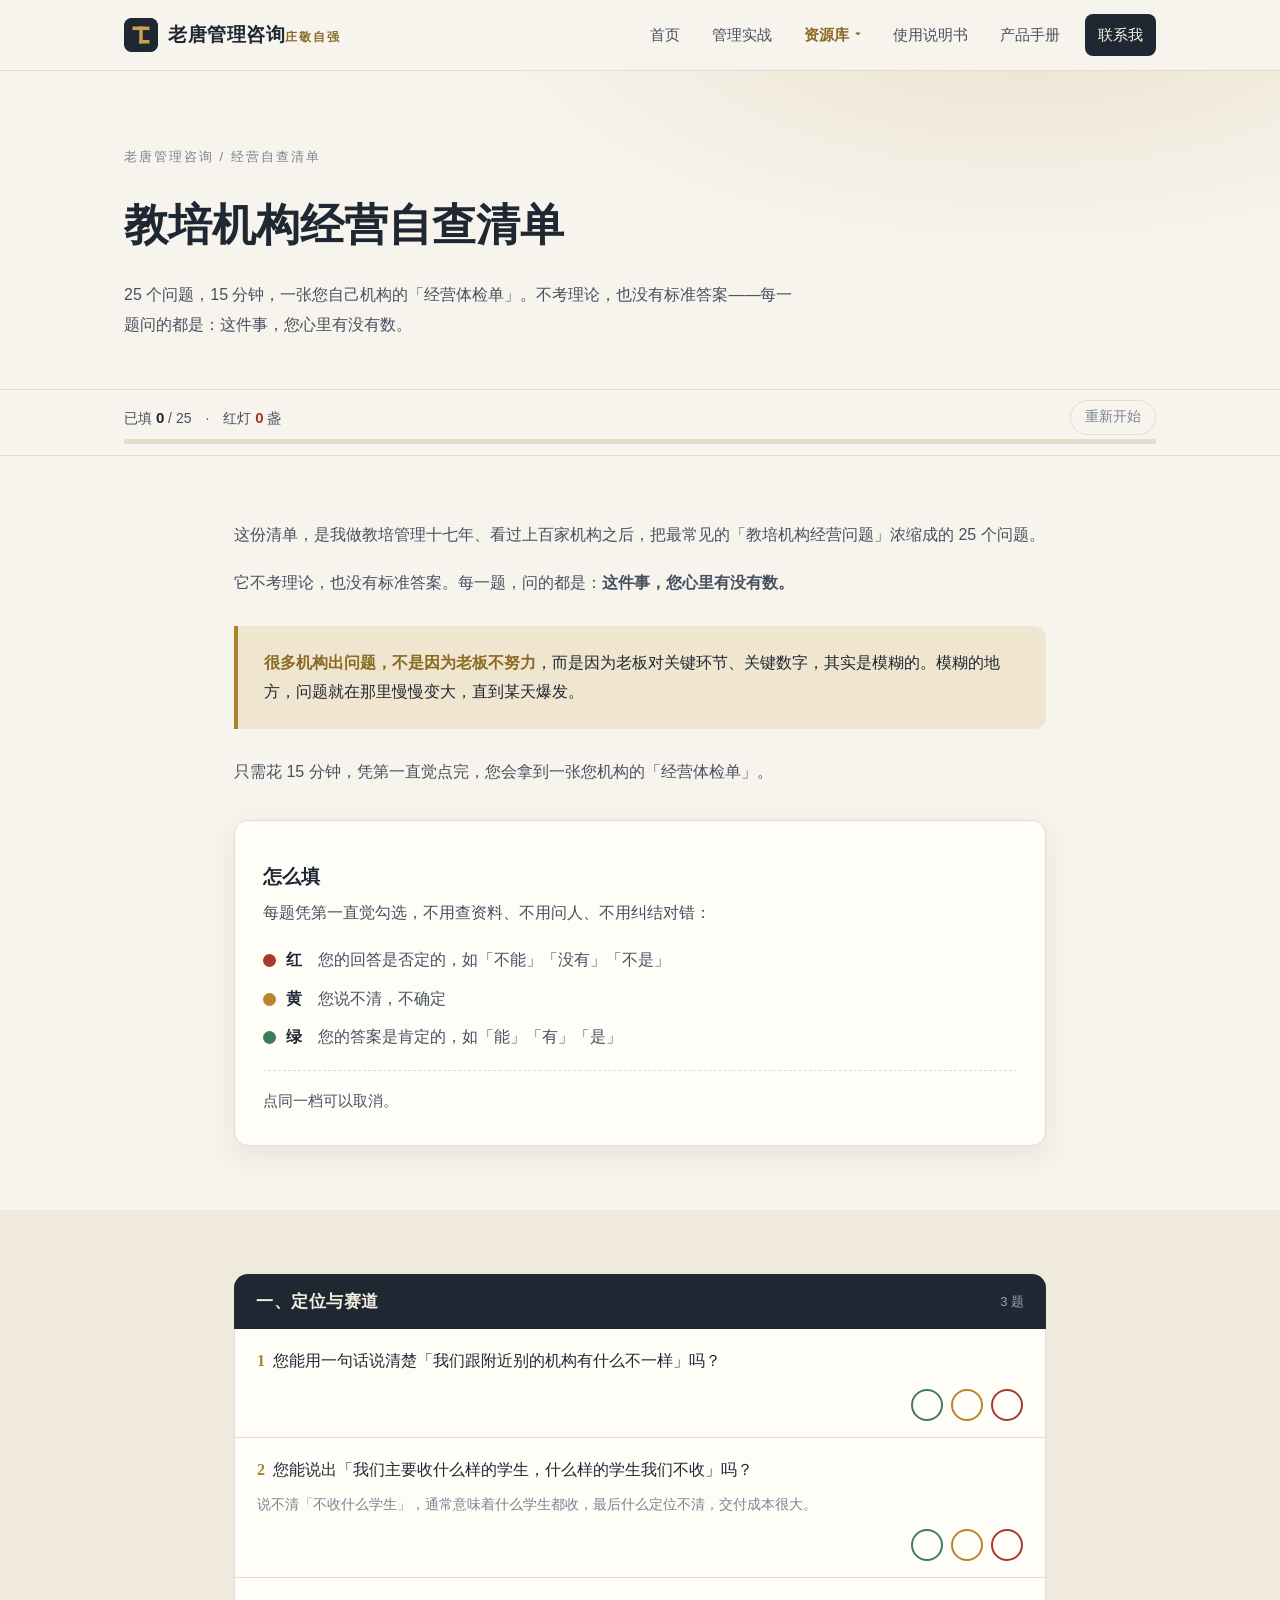
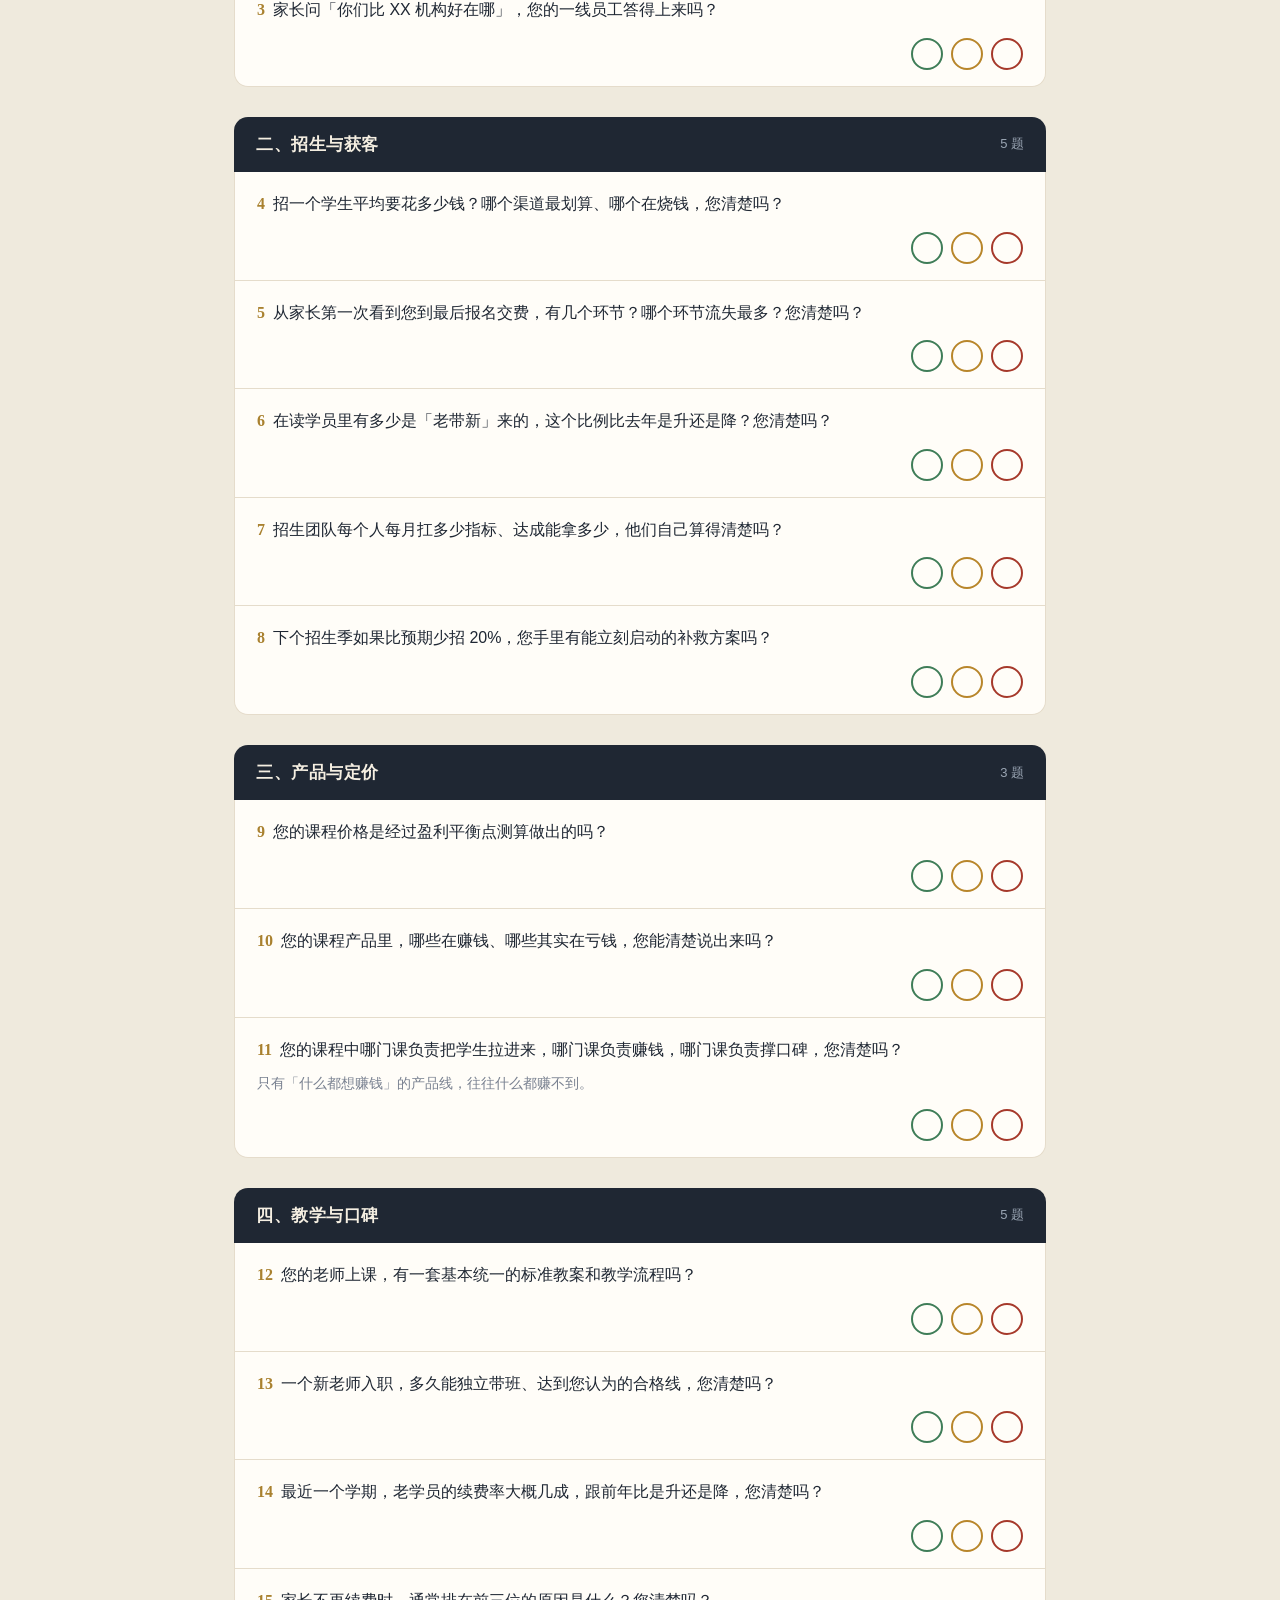
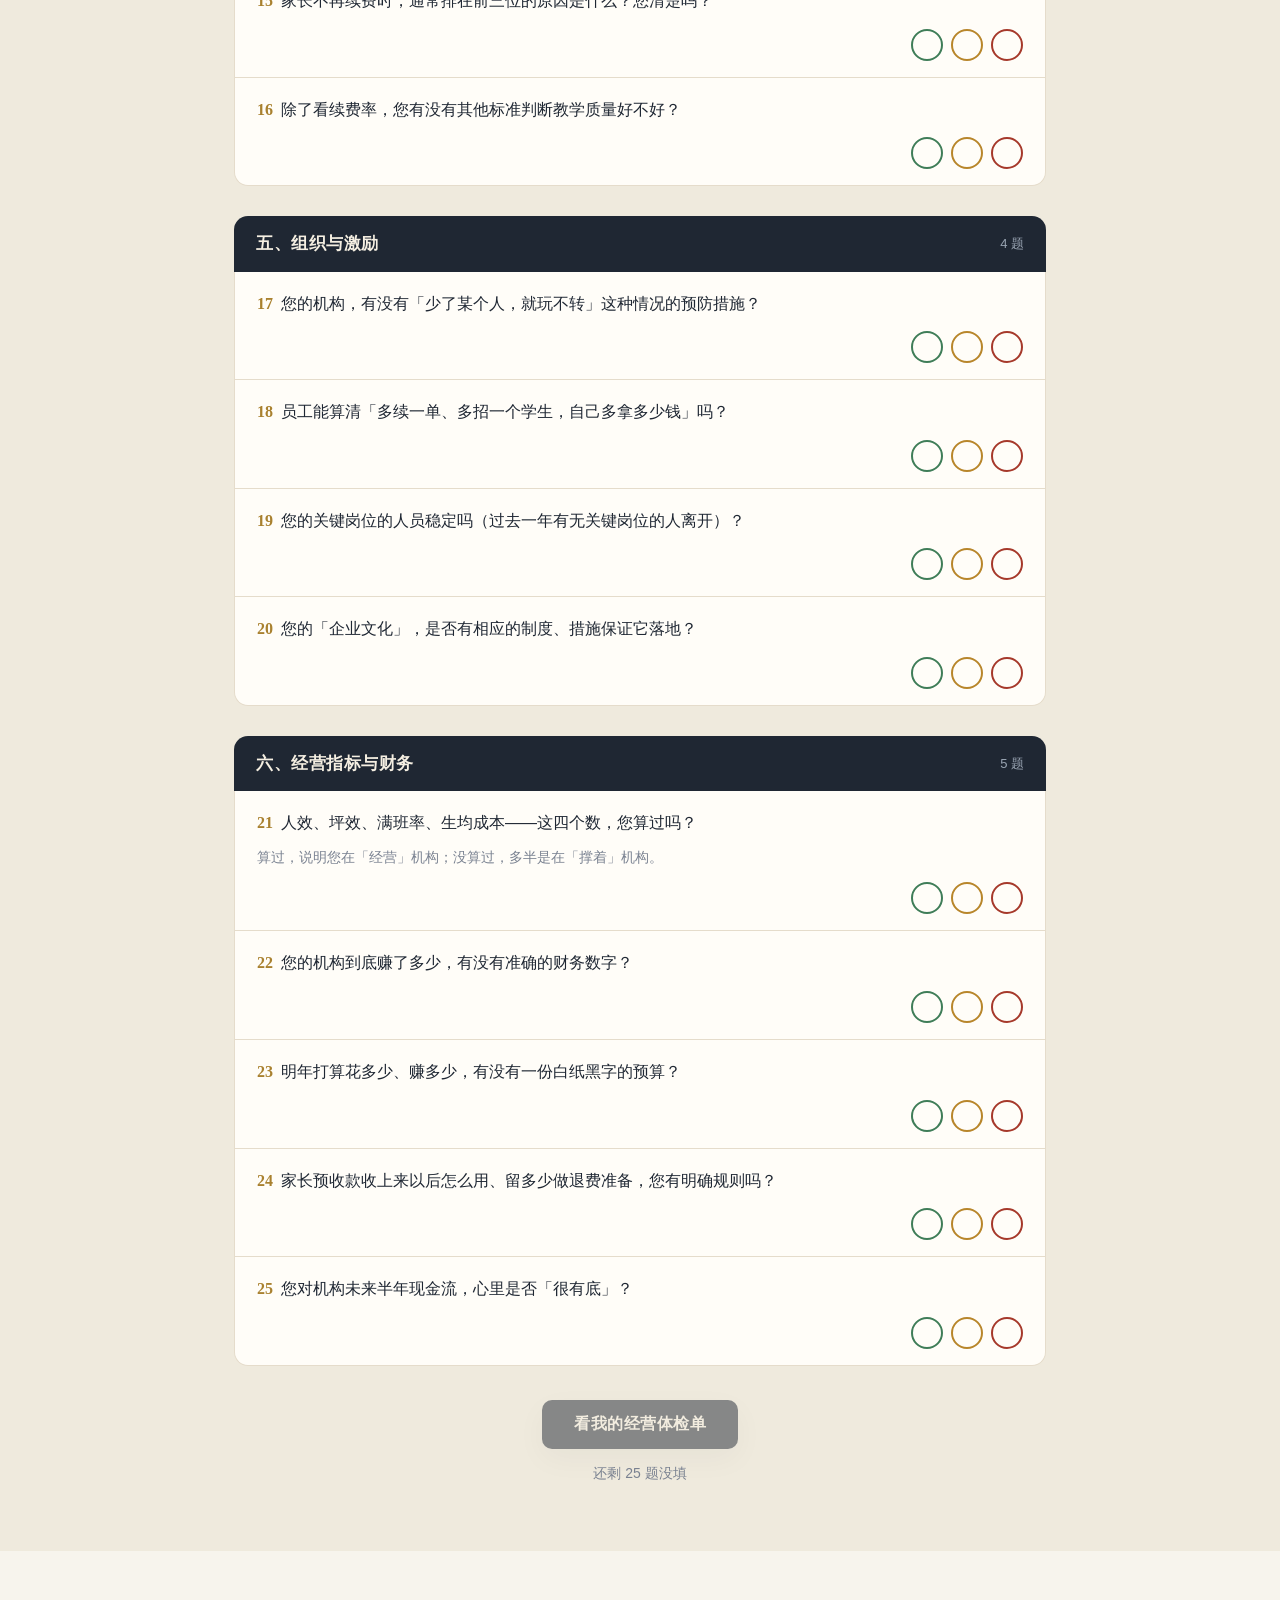
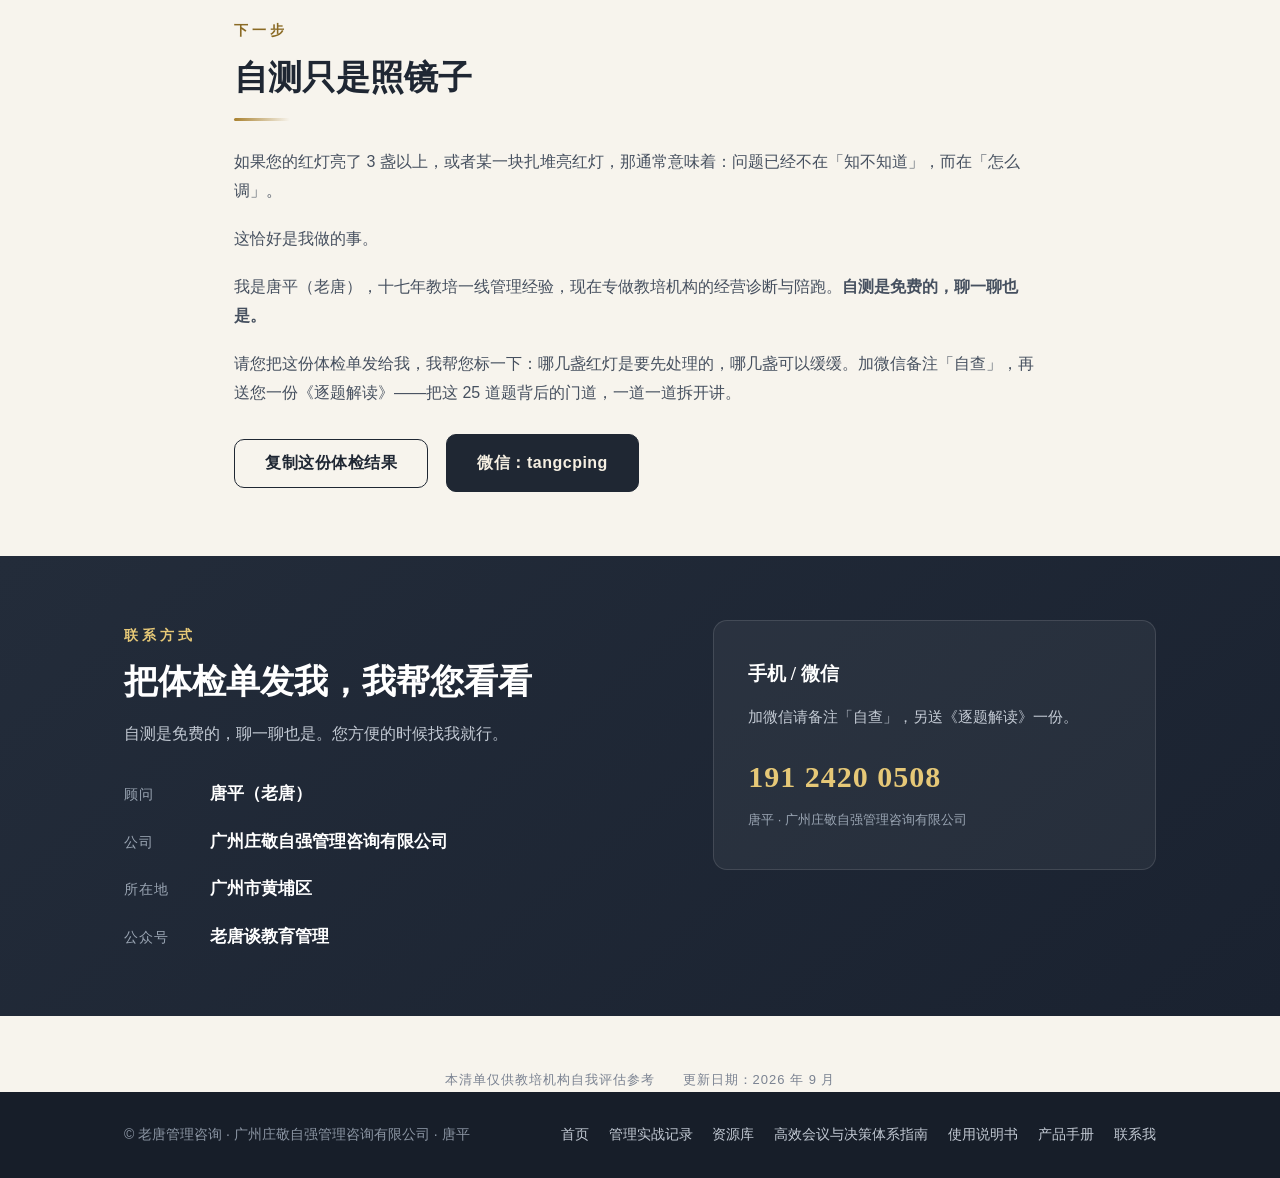
<file: selfcheck.html>
<!DOCTYPE html>
<html lang="zh-CN">
<head>
<meta charset="UTF-8">
<meta name="viewport" content="width=device-width, initial-scale=1.0">
<meta name="color-scheme" content="light dark">
<meta name="theme-color" media="(prefers-color-scheme: light)" content="#f7f4ed">
<meta name="theme-color" media="(prefers-color-scheme: dark)" content="#12151b">
<title>教培机构经营自查清单 · 老板自测版 | 老唐管理咨询</title>
<meta name="description" content="25 个问题，15 分钟，凭第一直觉作答，立刻得到一张教培机构的「经营体检单」：几盏红灯、红灯扎堆在哪一块。由 17 年教培一线管理经验的唐平（老唐）整理，免费自测。">
<meta property="og:type" content="website">
<meta property="og:site_name" content="老唐管理咨询">
<meta property="og:title" content="教培机构经营自查清单 · 老板自测版 | 老唐管理咨询">
<meta property="og:description" content="25 个问题，15 分钟，立刻得到一张您机构的「经营体检单」：几盏红灯、扎堆在哪一块。免费自测。">
<meta property="og:url" content="https://kuaieltang.github.io/selfcheck.html">
<meta property="og:image" content="https://kuaieltang.github.io/img-skyline.jpg">
<meta property="og:locale" content="zh_CN">
<link rel="icon" type="image/svg+xml" href="logo.svg">
<link rel="icon" type="image/png" sizes="64x64" href="logo-64.png">
<link rel="stylesheet" href="style.css">
<style>
/* ============ 经营自查清单 · 页面专属样式（全部基于站点变量，自动适配深色模式） ============ */
:root {
  --sc-g: #3f7d58;   /* 绿：您的答案是肯定的 */
  --sc-y: #b8862b;   /* 黄：您说不清，不确定 */
  --sc-r: #a6392b;   /* 红：您的回答是否定的 */
  --sc-top: 63px;    /* 粘性条偏移，由脚本按导航实际高度同步 */
}
@media (prefers-color-scheme: dark) {
  :root { --sc-g: #6dbb8e; --sc-y: #d6a44a; --sc-r: #e0705f; }
}

/* ---------- 粘性进度条 ---------- */
.sc-bar {
  position: sticky;
  top: var(--sc-top);
  z-index: 40;
  background: var(--nav-bg);
  backdrop-filter: blur(10px);
  -webkit-backdrop-filter: blur(10px);
  border-bottom: 1px solid var(--line);
}
.sc-bar-in {
  display: grid;
  grid-template-columns: 1fr auto;
  align-items: center;
  gap: 4px 14px;
  padding-top: 10px;
  padding-bottom: 11px;
}
.sc-bar-txt { font-size: 14px; color: var(--text-soft); }
.sc-bar-txt b { color: var(--text); font-size: 15px; font-variant-numeric: tabular-nums; }
.sc-bar-txt b.sc-red { color: var(--sc-r); }
.sc-reset {
  font: inherit; font-size: 13.5px;
  color: var(--text-faint);
  background: transparent;
  border: 1px solid var(--line);
  border-radius: 999px;
  padding: 4px 14px;
  cursor: pointer;
  transition: all .18s;
  white-space: nowrap;
}
.sc-reset:hover { background: var(--gold-soft); color: var(--text); border-color: var(--gold-border); }
.sc-track { grid-column: 1 / -1; height: 5px; background: var(--line); border-radius: 999px; overflow: hidden; }
.sc-fill {
  height: 100%; width: 0%;
  background: linear-gradient(90deg, var(--gold), var(--gold-deep));
  border-radius: 999px;
  transition: width .35s cubic-bezier(.4,0,.2,1);
}

/* ---------- 引言 / 怎么填 ---------- */
.sc-legend { display: grid; gap: 10px; margin-top: 18px; }
.sc-legend .row { display: flex; gap: 10px; align-items: flex-start; font-size: 15.5px; color: var(--text-soft); }
.sc-legend .row b { color: var(--text); }
.sc-dot { flex: none; width: 13px; height: 13px; border-radius: 50%; margin-top: 8px; }
.sc-dot.g { background: var(--sc-g); }
.sc-dot.y { background: var(--sc-y); }
.sc-dot.r { background: var(--sc-r); }
.sc-fine { font-size: 14px; color: var(--text-faint); margin-top: 18px; padding-top: 16px; border-top: 1px dashed var(--line); }

/* ---------- 模块 ---------- */
.sc-mod { margin-top: 30px; }
.sc-mod:first-child { margin-top: 0; }
.sc-mod-head {
  display: flex; align-items: center; justify-content: space-between; gap: 12px;
  padding: 12px 22px;
  background: var(--panel);
  color: var(--panel-fg);
  border-radius: var(--radius) var(--radius) 0 0;
}
.sc-mod-head .t {
  font-family: "Noto Serif SC", "Source Han Serif SC", "Songti SC", "STSong", "SimSun", "宋体", serif;
  font-size: 17px; font-weight: 700; letter-spacing: .5px;
}
.sc-mod-head .n { font-size: 13px; color: #9aa5b3; white-space: nowrap; }
.sc-badge {
  display: none;
  font-size: 12px; font-weight: 700;
  background: var(--sc-r); color: #fff;
  border-radius: 999px; padding: 1px 9px; margin-left: 8px;
}
.sc-badge.on { display: inline-block; }

/* ---------- 题目 ---------- */
.sc-q { background: var(--card); border: 1px solid var(--line); border-top: none; padding: 17px 22px 16px; }
.sc-q:last-child { border-radius: 0 0 var(--radius) var(--radius); }
.sc-q.done { background: var(--bg-alt); }
.sc-q .main { font-size: 16px; line-height: 1.85; color: var(--text); scroll-margin-top: calc(var(--sc-top) + 80px); }
.sc-num {
  font-family: "Noto Serif SC", "Songti SC", "SimSun", serif;
  color: var(--gold); font-weight: 700;
  margin-right: 8px; font-variant-numeric: tabular-nums;
}
.sc-hint { display: block; font-size: 14px; color: var(--text-faint); line-height: 1.75; margin-top: 7px; }

/* 三档圆环：独占一行、右对齐 */
.sc-picks { display: flex; justify-content: flex-end; gap: 8px; padding-top: 13px; }
.sc-pick {
  width: 32px; height: 32px; padding: 0;
  border: 2.5px solid currentColor;
  background: transparent;
  border-radius: 50%;
  cursor: pointer;
  -webkit-appearance: none; appearance: none;
  transition: transform .16s ease, background-color .16s ease, box-shadow .16s ease;
  -webkit-tap-highlight-color: transparent;
}
.sc-pick.g { color: var(--sc-g); }
.sc-pick.y { color: var(--sc-y); }
.sc-pick.r { color: var(--sc-r); }
.sc-pick:hover { box-shadow: 0 0 0 4px var(--gold-soft); }
.sc-pick:active { transform: scale(.92); }
.sc-pick[aria-pressed="true"] { background: currentColor; box-shadow: 0 2px 8px rgba(31,39,51,.16); }
.sc-pick:focus-visible { outline: 2px solid var(--gold); outline-offset: 3px; }

/* ---------- 提交 ---------- */
.sc-submit { padding: 34px 0 0; text-align: center; }
.sc-submit .btn { border: none; cursor: pointer; font-family: inherit; }
.sc-submit .btn.wait { opacity: .5; }
.sc-submit .hint { font-size: 14px; color: var(--text-faint); margin-top: 12px; }

/* ---------- 结果 ---------- */
#result { display: none; scroll-margin-top: calc(var(--sc-top) + 20px); }
#result.show { display: block; animation: scFade .45s ease both; }
@keyframes scFade { from { opacity: 0; transform: translateY(16px); } to { opacity: 1; transform: none; } }
.sc-sheet {
  background: var(--card);
  border: 1px solid var(--line);
  border-left: 4px solid var(--gold);
  border-radius: 12px;
  padding: 32px 34px;
  box-shadow: var(--shadow);
  margin-top: 34px;
}
.sc-kick { font-size: 14px; color: var(--gold-deep); letter-spacing: 3px; font-weight: 700; }
.sc-bigarea { display: flex; align-items: baseline; gap: 10px; margin-top: 14px; }
.sc-big {
  font-family: "Noto Serif SC", "Songti SC", "SimSun", serif;
  font-size: 58px; font-weight: 800; color: var(--sc-r); line-height: 1;
  font-variant-numeric: tabular-nums;
}
.sc-bigarea .u { font-size: 17px; color: var(--text-soft); font-weight: 600; }
.sc-verdict {
  font-family: "Noto Serif SC", "Songti SC", "SimSun", serif;
  font-size: 22px; font-weight: 700; margin: 16px 0 8px;
}
.sc-desc { color: var(--text-soft); font-size: 15.5px; }

.sc-scale { display: grid; grid-template-columns: repeat(3, 1fr); gap: 14px; margin-top: 26px; }
.sc-tier {
  border: 1px solid var(--line);
  background: var(--card);
  border-radius: 12px;
  padding: 16px 14px;
  text-align: center;
}
.sc-tier b {
  display: block;
  font-family: "Noto Serif SC", "Songti SC", "SimSun", serif;
  font-size: 17px; color: var(--text-soft);
}
.sc-tier span { display: block; font-size: 13px; color: var(--text-faint); margin-top: 6px; line-height: 1.6; }
.sc-tier.hit { background: var(--panel); border-color: var(--panel); }
.sc-tier.hit b { color: #e6c877; }
.sc-tier.hit span { color: #aeb6c2; }

.sc-dist { margin-top: 30px; }
.sc-dist h4 { font-size: 16px; margin-bottom: 4px; }
.sc-dist .sub { font-size: 13.5px; color: var(--text-faint); margin-bottom: 18px; }
.sc-row { margin-bottom: 14px; }
.sc-row .lb { display: flex; justify-content: space-between; gap: 12px; font-size: 14px; color: var(--text-soft); margin-bottom: 6px; }
.sc-row .lb b { color: var(--text); font-weight: 600; }
.sc-row .cnt { color: var(--text-faint); font-variant-numeric: tabular-nums; }
.sc-row.hot .cnt { color: var(--sc-r); font-weight: 700; }
.sc-track2 { height: 9px; background: var(--line); border-radius: 999px; overflow: hidden; }
.sc-fill2 {
  height: 100%; width: 0%;
  background: var(--gold); border-radius: 999px;
  transition: width .5s cubic-bezier(.4,0,.2,1), background .3s;
}
.sc-row.hot .sc-fill2 { background: var(--sc-r); }

.sc-note {
  margin-top: 22px;
  background: var(--gold-soft);
  border-left: 4px solid var(--gold);
  border-radius: 0 12px 12px 0;
  padding: 20px 24px;
  font-size: 15.5px;
  line-height: 1.85;
  color: var(--text);
}
.sc-note .h { font-weight: 700; color: var(--gold-deep); display: block; margin-bottom: 8px; }
.sc-note b { color: var(--text); }

/* ---------- CTA ---------- */
.sc-copy, .sc-wx {
  display: inline-block;
  text-decoration: none;
  font-family: inherit;
  font-size: 16px;
  font-weight: 600;
  letter-spacing: .5px;
  padding: 13px 30px;
  border-radius: 10px;
  cursor: pointer;
  transition: all .18s;
  border: 1.5px solid var(--text);
}
.sc-copy { background: transparent; color: var(--text); }
.sc-copy:hover { background: var(--text); color: var(--bg); }
.sc-wx { background: var(--btn-bg); color: var(--btn-fg); border-color: var(--btn-bg); margin-left: 14px; }
.sc-wx:hover { transform: translateY(-2px); opacity: .92; }
.sc-btns { margin-top: 26px; }
.sc-stamp { font-size: 13px; color: var(--text-faint); letter-spacing: 1px; text-align: center; margin: 52px 24px 0; }

/* ---------- 浮标 / toast ---------- */
.sc-fab {
  position: fixed; right: 22px; bottom: 24px;
  width: 46px; height: 46px; border-radius: 50%;
  background: var(--btn-bg); color: var(--btn-fg);
  border: none; font-size: 18px; cursor: pointer;
  box-shadow: var(--shadow);
  display: none; align-items: center; justify-content: center;
  z-index: 60;
}
.sc-fab.show { display: flex; }
.sc-toast {
  position: fixed; left: 50%; bottom: 92px;
  transform: translateX(-50%) translateY(18px);
  background: var(--panel); color: var(--panel-fg);
  font-size: 14px; padding: 11px 20px; border-radius: 999px;
  opacity: 0; pointer-events: none;
  transition: all .28s ease;
  z-index: 80;
  white-space: nowrap; max-width: 88vw; overflow: hidden; text-overflow: ellipsis;
}
.sc-toast.show { opacity: 1; transform: translateX(-50%) translateY(0); }

/* ---------- 响应式 ---------- */
@media (max-width: 620px) {
  .sc-mod-head { padding: 11px 16px; }
  .sc-mod-head .t { font-size: 16px; }
  .sc-q { padding: 15px 16px 14px; }
  .sc-sheet { padding: 26px 20px; }
  .sc-scale { grid-template-columns: 1fr; }
  .sc-copy, .sc-wx { display: block; text-align: center; margin-left: 0; }
  .sc-wx { margin-top: 12px; }
}
@media (max-width: 380px) {
  .sc-pick { width: 28px; height: 28px; border-width: 2px; }
  .sc-picks { gap: 7px; padding-top: 11px; }
}
</style>
<!-- 百度统计 -->
<script>
var _hmt = _hmt || [];
(function() {
  var hm = document.createElement("script");
  hm.src = "https://hm.baidu.com/hm.js?043c0b5ba553f957fb49d6e25bbfd659";
  var s = document.getElementsByTagName("script")[0];
  s.parentNode.insertBefore(hm, s);
})();
</script>
</head>
<body>

<nav class="nav">
  <div class="nav-inner">
    <a class="brand" href="index.html">
      <img class="seal" src="logo.svg" alt="老唐管理咨询">
      <span>老唐管理咨询<small>庄敬自强</small></span>
    </a>
    <div class="nav-links">
      <a href="index.html">首页</a>
      <a href="record.html">管理实战</a>
      <div class="nav-drop is-current">
        <a class="nav-drop-btn" href="library.html">资源库 <span class="caret">&#9662;</span></a>
        <div class="nav-drop-menu" id="nav-res">
          <a href="library.html"><span class="t">资源库总览</span><span class="d">全部资料一览</span></a>
          <a href="decision-system.html"><span class="t">教培机构经营决策系统（PDF 版）</span><span class="d">33 页 · 可搜索</span></a>
          <a href="decision-deck.html"><span class="t">经营决策体系 · 放映版</span><span class="d">75 屏 · 投影或阅读</span></a>
          <a href="meeting.html"><span class="t">高效会议与决策体系指南</span><span class="d">38 屏放映版 · 投影讲解用</span></a>
          <a href="meeting-read.html"><span class="t">会议指南 · 图文阅读版</span><span class="d">手机可读 · 含 9 张图示</span></a>
          <a href="selfcheck.html" class="is-current"><span class="t">经营自查清单</span><span class="d">25 题红黄绿灯自测</span></a>
        </div>
      </div>
      <a href="manual.html">使用说明书</a>
      <a href="plan.html">产品手册</a>
      <a href="index.html#contact" class="btn-mini">联系我</a>
    </div>
  </div>
</nav>

<header class="page-head">
  <div class="wrap">
    <div class="crumb">老唐管理咨询 / 经营自查清单</div>
    <h1>教培机构经营自查清单</h1>
    <p class="sub">25 个问题，15 分钟，一张您自己机构的「经营体检单」。不考理论，也没有标准答案——每一题问的都是：这件事，您心里有没有数。</p>
  </div>
</header>

<div class="sc-bar">
  <div class="wrap sc-bar-in">
    <div class="sc-bar-txt">已填 <b id="n-filled">0</b> / 25　·　红灯 <b class="sc-red" id="n-red">0</b> 盏</div>
    <button class="sc-reset" id="btn-reset" type="button">重新开始</button>
    <div class="sc-track"><div class="sc-fill" id="prog"></div></div>
  </div>
</div>

<section>
  <div class="wrap" style="max-width:860px;">
    <div class="prose">
      <p>这份清单，是我做教培管理十七年、看过上百家机构之后，把最常见的「教培机构经营问题」浓缩成的 25 个问题。</p>
      <p>它不考理论，也没有标准答案。每一题，问的都是：<b>这件事，您心里有没有数。</b></p>
    </div>

    <div class="callout">
      <b>很多机构出问题，不是因为老板不努力</b>，而是因为老板对关键环节、关键数字，其实是模糊的。模糊的地方，问题就在那里慢慢变大，直到某天爆发。
    </div>

    <p style="color:var(--text-soft);">只需花 15 分钟，凭第一直觉点完，您会拿到一张您机构的「经营体检单」。</p>

    <div class="card" style="margin-top:34px;">
      <h3 style="margin-bottom:4px;">怎么填</h3>
      <p style="margin:5px 0 0; color:var(--text-soft); font-size:15.5px;">每题凭第一直觉勾选，不用查资料、不用问人、不用纠结对错：</p>
      <div class="sc-legend">
        <div class="row"><span class="sc-dot r"></span><span><b>红</b>　您的回答是否定的，如「不能」「没有」「不是」</span></div>
        <div class="row"><span class="sc-dot y"></span><span><b>黄</b>　您说不清，不确定</span></div>
        <div class="row"><span class="sc-dot g"></span><span><b>绿</b>　您的答案是肯定的，如「能」「有」「是」</span></div>
      </div>
      <p class="sc-fine">点同一档可以取消。</p>
    </div>
  </div>
</section>

<section class="section-alt">
  <div class="wrap" style="max-width:860px;">

    <div id="quiz">
      <noscript>
        <div class="callout">这份自查清单需要在浏览器里启用 JavaScript 才能作答。请在手机或电脑浏览器的设置中开启后重新打开本页。</div>
      </noscript>
    </div>

    <div class="sc-submit">
      <button class="btn btn-primary wait" id="btn-submit" type="button">看我的经营体检单</button>
      <p class="hint" id="submit-hint">还剩 25 题没填</p>
    </div>

    <div id="result">
      <div class="sc-sheet">
        <p class="sc-kick">您的经营体检单</p>
        <div class="sc-bigarea"><span class="sc-big" id="red-big">0</span><span class="u">盏红灯</span></div>
        <p class="sc-verdict" id="verdict">底盘扎实</p>
        <p class="sc-desc" id="verdict-desc"></p>

        <div class="sc-scale">
          <div class="sc-tier" id="sc-low"><b>0–2 盏</b><span>底盘扎实<br>这类机构不多</span></div>
          <div class="sc-tier" id="sc-mid"><b>3–5 盏</b><span>已有明显短板<br>靠单点努力补不回</span></div>
          <div class="sc-tier" id="sc-high"><b>6 盏以上</b><span>在「带病奔跑」<br>赚得比该赚的少</span></div>
        </div>

        <div class="sc-dist">
          <h4>红灯扎堆在哪一块</h4>
          <p class="sub">红灯不是均匀分布的，它扎堆的地方，才是真正的问题所在。</p>
          <div id="dist-rows"></div>
        </div>

        <div class="sc-note" id="cluster-note"></div>
      </div>
    </div>

  </div>
</section>

<section>
  <div class="wrap" style="max-width:860px;">
    <span class="eyebrow">下一步</span>
    <h2 class="section-title">自测只是照镜子</h2>
    <div class="rule"></div>

    <div class="prose" style="margin-top:26px;">
      <p id="cta-lead">如果您的红灯亮了 3 盏以上，或者某一块扎堆亮红灯，那通常意味着：问题已经不在「知不知道」，而在「怎么调」。</p>
      <p>这恰好是我做的事。</p>
      <p>我是唐平（老唐），十七年教培一线管理经验，现在专做教培机构的经营诊断与陪跑。<b>自测是免费的，聊一聊也是。</b></p>
      <p>请您把这份体检单发给我，我帮您标一下：哪几盏红灯是要先处理的，哪几盏可以缓缓。加微信备注「自查」，再送您一份《逐题解读》——把这 25 道题背后的门道，一道一道拆开讲。</p>
    </div>

    <div class="sc-btns">
      <button class="sc-copy" id="btn-copy" type="button">复制这份体检结果</button>
      <a class="sc-wx" href="#contact" id="btn-wx">微信：tangcping</a>
    </div>
  </div>
</section>

<section id="contact" class="contact">
  <div class="wrap">
    <div class="contact-grid">
      <div>
        <span class="eyebrow" style="color:#e6c877;">联系方式</span>
        <h2 class="section-title">把体检单发我，我帮您看看</h2>
        <p class="lead">自测是免费的，聊一聊也是。您方便的时候找我就行。</p>
        <ul class="contact-list">
          <li><span class="k">顾问</span><span class="v">唐平（老唐）</span></li>
          <li><span class="k">公司</span><span class="v">广州庄敬自强管理咨询有限公司</span></li>
          <li><span class="k">所在地</span><span class="v">广州市黄埔区</span></li>
          <li><span class="k">公众号</span><span class="v">老唐谈教育管理</span></li>
        </ul>
      </div>
      <div class="contact-card">
        <h3>手机 / 微信</h3>
        <p>加微信请备注「自查」，另送《逐题解读》一份。</p>
        <div class="big">&#49;&#57;&#49; &#50;&#52;&#50;&#48; &#48;&#53;&#48;&#56;</div>
        <div class="note">唐平 · 广州庄敬自强管理咨询有限公司</div>
      </div>
    </div>
  </div>
</section>

<p class="sc-stamp">本清单仅供教培机构自我评估参考　　更新日期：2026 年 9 月</p>

<footer>
  <div class="wrap">
    <span>© 老唐管理咨询 · 广州庄敬自强管理咨询有限公司 · 唐平</span>
    <span>
      <a href="index.html">首页</a>
      <a href="record.html">管理实战记录</a>
      <a href="library.html">资源库</a>
      <a href="meeting.html">高效会议与决策体系指南</a>
      <a href="manual.html">使用说明书</a>
      <a href="plan.html">产品手册</a>
      <a href="index.html#contact">联系我</a>
    </span>
  </div>
</footer>

<button class="sc-fab" id="fab" type="button" title="回到顶部" aria-label="回到顶部">↑</button>
<div class="sc-toast" id="toast" role="status" aria-live="polite">微信号已复制：tangcping</div>

<script>
(function () {
  "use strict";

  /* ========== 题目内容（唯一数据源，页面由脚本渲染） ========== */
  var MODULES = [
    { key: "A", title: "一、定位与赛道", qs: [
      { t: "您能用一句话说清楚「我们跟附近别的机构有什么不一样」吗？" },
      { t: "您能说出「我们主要收什么样的学生，什么样的学生我们不收」吗？",
        h: "说不清「不收什么学生」，通常意味着什么学生都收，最后什么定位不清，交付成本很大。" },
      { t: "家长问「你们比 XX 机构好在哪」，您的一线员工答得上来吗？" }
    ]},
    { key: "B", title: "二、招生与获客", qs: [
      { t: "招一个学生平均要花多少钱？哪个渠道最划算、哪个在烧钱，您清楚吗？" },
      { t: "从家长第一次看到您到最后报名交费，有几个环节？哪个环节流失最多？您清楚吗？" },
      { t: "在读学员里有多少是「老带新」来的，这个比例比去年是升还是降？您清楚吗？" },
      { t: "招生团队每个人每月扛多少指标、达成能拿多少，他们自己算得清楚吗？" },
      { t: "下个招生季如果比预期少招 20%，您手里有能立刻启动的补救方案吗？" }
    ]},
    { key: "C", title: "三、产品与定价", qs: [
      { t: "您的课程价格是经过盈利平衡点测算做出的吗？" },
      { t: "您的课程产品里，哪些在赚钱、哪些其实在亏钱，您能清楚说出来吗？" },
      { t: "您的课程中哪门课负责把学生拉进来，哪门课负责赚钱，哪门课负责撑口碑，您清楚吗？",
        h: "只有「什么都想赚钱」的产品线，往往什么都赚不到。" }
    ]},
    { key: "D", title: "四、教学与口碑", qs: [
      { t: "您的老师上课，有一套基本统一的标准教案和教学流程吗？" },
      { t: "一个新老师入职，多久能独立带班、达到您认为的合格线，您清楚吗？" },
      { t: "最近一个学期，老学员的续费率大概几成，跟前年比是升还是降，您清楚吗？" },
      { t: "家长不再续费时，通常排在前三位的原因是什么？您清楚吗？" },
      { t: "除了看续费率，您有没有其他标准判断教学质量好不好？" }
    ]},
    { key: "E", title: "五、组织与激励", qs: [
      { t: "您的机构，有没有「少了某个人，就玩不转」这种情况的预防措施？" },
      { t: "员工能算清「多续一单、多招一个学生，自己多拿多少钱」吗？" },
      { t: "您的关键岗位的人员稳定吗（过去一年有无关键岗位的人离开）？" },
      { t: "您的「企业文化」，是否有相应的制度、措施保证它落地？" }
    ]},
    { key: "F", title: "六、经营指标与财务", qs: [
      { t: "人效、坪效、满班率、生均成本——这四个数，您算过吗？",
        h: "算过，说明您在「经营」机构；没算过，多半是在「撑着」机构。" },
      { t: "您的机构到底赚了多少，有没有准确的财务数字？" },
      { t: "明年打算花多少、赚多少，有没有一份白纸黑字的预算？" },
      { t: "家长预收款收上来以后怎么用、留多少做退费准备，您有明确规则吗？" },
      { t: "您对机构未来半年现金流，心里是否「很有底」？" }
    ]}
  ];

  var CLUSTER = {
    "A": "方向不清，越努力越偏。定位说不清，招生话术、课程设计、老师招聘全部跟着漂。",
    "B": "进水口有问题——获客成本失控，或者渠道从来没算过账。招得越多，可能亏得越多。",
    "C": "赚不赚钱，自己心里没数。哪门课是引流款、哪门课是利润款没分清，定价就成了猜。",
    "D": "漏水口有问题——续费和转介绍在悄悄流失。招来十个留不住六个，等于白招。",
    "E": "发动机在老化——骨干留不住，或者留住了但不出力。人没问题，是机制没跟上。",
    "F": "在凭感觉开车。没数据就没法判断，赚了不知道为什么赚，亏了也不知道亏在哪。"
  };

  var ORDER = ["A", "B", "C", "D", "E", "F"];
  var STATE = {};
  var QINDEX = [];
  var TOTAL = 0;

  /* ========== 渲染题目 ========== */
  var quizEl = document.getElementById("quiz");
  var html = [];
  var globalNo = 0;

  MODULES.forEach(function (m) {
    html.push('<div class="sc-mod" id="mod-' + m.key + '">');
    html.push('<div class="sc-mod-head"><span class="t">' + m.title +
      '<span class="sc-badge" id="badge-' + m.key + '">0 红</span></span>' +
      '<span class="n">' + m.qs.length + ' 题</span></div>');
    m.qs.forEach(function (q, qi) {
      globalNo += 1;
      QINDEX[globalNo] = { mk: m.key, qi: qi };
      html.push('<div class="sc-q" id="q-' + globalNo + '">');
      html.push('<div class="main"><span class="sc-num">' + globalNo + '</span>' + q.t +
        (q.h ? '<span class="sc-hint">' + q.h + '</span>' : '') + '</div>');
      html.push('<div class="sc-picks">' +
        '<button class="sc-pick g" type="button" data-q="' + globalNo + '" data-v="g" aria-pressed="false" aria-label="第 ' + globalNo + ' 题：绿，说得清"></button>' +
        '<button class="sc-pick y" type="button" data-q="' + globalNo + '" data-v="y" aria-pressed="false" aria-label="第 ' + globalNo + ' 题：黄，大概知道"></button>' +
        '<button class="sc-pick r" type="button" data-q="' + globalNo + '" data-v="r" aria-pressed="false" aria-label="第 ' + globalNo + ' 题：红，说不清"></button>' +
        '</div>');
      html.push('</div>');
    });
    html.push('</div>');
  });
  quizEl.innerHTML = html.join("");
  TOTAL = globalNo;

  /* ========== 导航高度 → 粘性条偏移 ========== */
  function syncNavOffset() {
    var nav = document.querySelector(".nav");
    var h = nav ? Math.round(nav.getBoundingClientRect().height) : 63;
    document.documentElement.style.setProperty("--sc-top", h + "px");
  }
  syncNavOffset();
  window.addEventListener("resize", syncNavOffset);
  window.addEventListener("orientationchange", syncNavOffset);
  window.addEventListener("load", syncNavOffset);
  if (document.fonts && document.fonts.ready) { document.fonts.ready.then(syncNavOffset); }

  /* ========== 交互 ========== */
  quizEl.addEventListener("click", function (e) {
    var btn = e.target.closest(".sc-pick");
    if (!btn) return;
    var qno = btn.getAttribute("data-q");
    var val = btn.getAttribute("data-v");
    if (STATE[qno] === val) { delete STATE[qno]; } else { STATE[qno] = val; }
    paintQuestion(qno);
    refresh();
  });

  function paintQuestion(qno) {
    var box = document.getElementById("q-" + qno);
    if (!box) return;
    var btns = box.querySelectorAll(".sc-pick");
    for (var i = 0; i < btns.length; i++) {
      var on = btns[i].getAttribute("data-v") === STATE[qno];
      btns[i].setAttribute("aria-pressed", on ? "true" : "false");
    }
    box.classList.toggle("done", !!STATE[qno]);
  }

  function redCount() {
    var n = 0;
    for (var k in STATE) { if (STATE[k] === "r") n++; }
    return n;
  }

  function globalNoOf(mk, qi) {
    for (var k in QINDEX) {
      if (QINDEX[k].mk === mk && QINDEX[k].qi === qi) return Number(k);
    }
    return -1;
  }

  function moduleRed(mk) {
    var m = MODULES.filter(function (x) { return x.key === mk; })[0];
    var n = 0;
    m.qs.forEach(function (q, qi) {
      var gno = globalNoOf(mk, qi);
      if (STATE[gno] === "r") n++;
    });
    return n;
  }

  function refresh() {
    var filled = Object.keys(STATE).length;
    var reds = redCount();

    document.getElementById("n-filled").textContent = filled;
    document.getElementById("n-red").textContent = reds;
    document.getElementById("prog").style.width = (filled / TOTAL * 100) + "%";

    ORDER.forEach(function (mk) {
      var r = moduleRed(mk);
      var b = document.getElementById("badge-" + mk);
      b.textContent = r + " 红";
      b.classList.toggle("on", r > 0);
    });

    var btn = document.getElementById("btn-submit");
    var hint = document.getElementById("submit-hint");
    if (filled >= TOTAL) {
      btn.classList.remove("wait");
      btn.textContent = "查看我的经营体检单";
      hint.textContent = "已填完，点上面按钮看结果";
    } else {
      btn.classList.add("wait");
      btn.textContent = "看我的经营体检单";
      hint.textContent = "还剩 " + (TOTAL - filled) + " 题没填";
    }

    var resEl = document.getElementById("result");
    if (filled >= TOTAL) {
      if (!resEl.classList.contains("show")) resEl.classList.add("show");
      renderResult();
    } else if (resEl.classList.contains("show")) {
      renderResult();
    }
  }

  /* ========== 结果 ========== */
  function renderResult() {
    var reds = redCount();
    document.getElementById("red-big").textContent = reds;

    var v, d;
    if (reds <= 2) {
      v = "底盘扎实";
      d = "红灯这么少，说明您对机构的关键环节是真有数的。这类机构在同行里不多见——接下来要做的不是补漏，是找增长点。";
    } else if (reds <= 5) {
      v = "已有明显短板";
      d = "不是不赚钱，是有些地方在悄悄漏。这类问题靠一个岗位、一个人的努力补不回来，得从机制上动。";
    } else {
      v = "在「带病奔跑」";
      d = "机构在跑，但身上带着好几处没处理的问题。您赚到的，大概率比这家机构本该赚到的少一截——而且是持续在少。";
    }
    document.getElementById("verdict").textContent = v;
    document.getElementById("verdict-desc").textContent = d;

    document.getElementById("sc-low").classList.toggle("hit", reds <= 2);
    document.getElementById("sc-mid").classList.toggle("hit", reds >= 3 && reds <= 5);
    document.getElementById("sc-high").classList.toggle("hit", reds >= 6);

    var rows = [];
    ORDER.forEach(function (mk) {
      var m = MODULES.filter(function (x) { return x.key === mk; })[0];
      rows.push({ mk: mk, title: m.title, total: m.qs.length, red: moduleRed(mk) });
    });

    var maxRed = Math.max.apply(null, rows.map(function (x) { return x.red; }));
    document.getElementById("dist-rows").innerHTML = rows.map(function (x) {
      var hot = (maxRed > 0 && x.red === maxRed);
      var w = x.total ? Math.round(x.red / x.total * 100) : 0;
      return '<div class="sc-row' + (hot ? ' hot' : '') + '">' +
        '<div class="lb"><b>' + x.title + '</b>' +
        '<span class="cnt">' + x.red + ' / ' + x.total + ' 盏红</span></div>' +
        '<div class="sc-track2"><div class="sc-fill2" style="width:' + Math.max(w, x.red > 0 ? 8 : 0) + '%"></div></div>' +
        '</div>';
    }).join("");

    var note = document.getElementById("cluster-note");
    var hotMods = rows.filter(function (x) { return x.red > 0 && x.red === maxRed; });
    if (maxRed === 0) {
      note.innerHTML = '<span class="h">没有明显扎堆</span>' +
        '25 题里没有集中的红灯，说明您的问题不在一块，而是零散分布。<b>这种情况适合做的是一次全面梳理，把零散的小漏洞一次性补掉。</b>';
    } else {
      var names = hotMods.map(function (x) { return "「" + x.title.replace(/^[一二三四五六]、/, "") + "」"; }).join("、");
      var body = hotMods.map(function (x) { return "<b>" + x.title + "</b>：" + CLUSTER[x.mk]; }).join("<br><br>");
      note.innerHTML = '<span class="h">红灯最集中的是' + names + '（各 ' + maxRed + ' 盏）</span>' + body;
    }

    var lead = document.getElementById("cta-lead");
    if (reds >= 3) {
      lead.textContent = "您的红灯亮了 " + reds + " 盏。到这个数，通常意味着：问题已经不在「知不知道」，而在「怎么调」。";
    } else {
      lead.textContent = "您的红灯只有 " + reds + " 盏，底子是好的。但黄灯那些题，往往是下一个阶段最容易出事的地方——趁现在看清，比出了事再补便宜得多。";
    }
  }

  document.getElementById("btn-submit").addEventListener("click", function () {
    var filled = Object.keys(STATE).length;
    if (filled < TOTAL) {
      for (var i = 1; i <= TOTAL; i++) {
        if (!STATE[i]) {
          var el = document.getElementById("q-" + i);
          el.scrollIntoView({ behavior: "smooth", block: "center" });
          var p = el.querySelector(".sc-picks");
          p.style.transition = "box-shadow .3s";
          p.style.borderRadius = "999px";
          p.style.boxShadow = "0 0 0 3px var(--gold-border)";
          setTimeout(function () { p.style.boxShadow = "none"; }, 900);
          break;
        }
      }
      toast("还剩 " + (TOTAL - filled) + " 题，先填完");
      return;
    }
    renderResult();
    var r = document.getElementById("result");
    r.classList.add("show");
    setTimeout(function () {
      r.scrollIntoView({ behavior: "smooth", block: "start" });
    }, 60);
  });

  /* ========== 复制结果 ========== */
  document.getElementById("btn-copy").addEventListener("click", function () {
    if (Object.keys(STATE).length < TOTAL) { toast("先填完 25 题再复制"); return; }
    var reds = redCount();
    var lines = [];
    lines.push("【教培机构经营自查结果】");
    lines.push("红灯合计：" + reds + " / 25 盏");
    lines.push("");
    lines.push("各模块红灯：");
    ORDER.forEach(function (mk) {
      var m = MODULES.filter(function (x) { return x.key === mk; })[0];
      lines.push("· " + m.title + "：" + moduleRed(mk) + " / " + m.qs.length);
    });
    lines.push("");
    lines.push("我最不确定的几题：");
    var bad = [];
    for (var i = 1; i <= TOTAL; i++) {
      if (STATE[i] === "r") bad.push(i);
    }
    if (bad.length) { lines.push("第 " + bad.join("、") + " 题"); }
    else { lines.push("（无红灯）"); }
    lines.push("");
    lines.push("—— 来自《教培机构经营自查清单》 https://kuaieltang.github.io/selfcheck.html");

    var text = lines.join("\n");
    var done = function () { toast("已复制，粘到微信发给我就行"); };
    if (navigator.clipboard && navigator.clipboard.writeText) {
      navigator.clipboard.writeText(text).then(done, function () { fallback(text, done); });
    } else {
      fallback(text, done);
    }
  });

  function fallback(text, cb) {
    var ta = document.createElement("textarea");
    ta.value = text;
    ta.style.position = "fixed";
    ta.style.opacity = "0";
    document.body.appendChild(ta);
    ta.select();
    try { document.execCommand("copy"); cb(); } catch (e) { toast("复制失败，请手动截图"); }
    document.body.removeChild(ta);
  }

  /* 微信按钮：顺手把微信号复制到剪贴板，再跳到联系区 */
  document.getElementById("btn-wx").addEventListener("click", function () {
    var t = "tangcping";
    try {
      if (navigator.clipboard && navigator.clipboard.writeText) {
        navigator.clipboard.writeText(t).then(function () { toast("微信号已复制：" + t); }, function () {});
      }
    } catch (err) {}
  });

  /* ========== 重置 ========== */
  document.getElementById("btn-reset").addEventListener("click", function () {
    if (!Object.keys(STATE).length) { toast("还没开始填呢"); return; }
    if (!window.confirm("清空所有已填内容，从头开始？")) return;
    STATE = {};
    for (var i = 1; i <= TOTAL; i++) paintQuestion(i);
    document.getElementById("result").classList.remove("show");
    refresh();
    window.scrollTo({ top: 0, behavior: "smooth" });
  });

  /* ========== 浮标 / toast ========== */
  var fab = document.getElementById("fab");
  window.addEventListener("scroll", function () {
    fab.classList.toggle("show", window.scrollY > 700);
  }, { passive: true });
  fab.addEventListener("click", function () {
    window.scrollTo({ top: 0, behavior: "smooth" });
  });

  var toastEl = document.getElementById("toast"), toastTimer;
  function toast(msg) {
    toastEl.textContent = msg;
    toastEl.classList.add("show");
    clearTimeout(toastTimer);
    toastTimer = setTimeout(function () { toastEl.classList.remove("show"); }, 2200);
  }

  /* ========== 本地保存进度 ========== */
  var KEY = "laotang_selfcheck_v2";
  try {
    var saved = localStorage.getItem(KEY);
    if (saved) {
      var obj = JSON.parse(saved);
      for (var k in obj) { if (QINDEX[k]) STATE[k] = obj[k]; }
    }
  } catch (e) {}
  window.addEventListener("beforeunload", function () {
    try { localStorage.setItem(KEY, JSON.stringify(STATE)); } catch (e) {}
  });
  setInterval(function () {
    try { localStorage.setItem(KEY, JSON.stringify(STATE)); } catch (e) {}
  }, 5000);

  for (var i = 1; i <= TOTAL; i++) paintQuestion(i);
  refresh();
  syncNavOffset();
  window.scrollTo(0, 0);

})();
</script>

<script src="nav.js"></script>

</body>
</html>
</file>
<file: style.css>
/* ============ 老唐管理顾问 · 品牌网站样式 ============ */
:root {
  color-scheme: light dark;
  --bg: #f7f4ed;          /* 纸底 */
  --bg-alt: #efeadd;      /* 交替区块底 */
  --card: #fffdf8;        /* 卡片底 */
  --text: #1f2733;        /* 主文字（墨色） */
  --text-soft: #46505f;   /* 次级文字 */
  --text-faint: #7a8291;  /* 弱化文字 */
  --gold: #a9812f;        /* 主金 */
  --gold-deep: #8a6a24;
  --gold-soft: #f0e6cf;   /* 金色浅底 */
  --gold-border: #e0cf9f;
  --line: #e5dccb;        /* 分隔线 */
  --nav-bg: rgba(247, 244, 237, .92);
  --seal-bg: #1f2733; --seal-fg: #f3e9d2;
  --btn-bg: #1f2733;  --btn-fg: #f5efe2;
  --panel: #1f2733;   --panel-fg: #f5efe2;   /* 深色内容面板 */
  --footer-bg: #171e29;
  --watermark: rgba(31, 39, 51, .045);
  --shadow: 0 10px 30px rgba(31, 39, 51, .08);
  --radius: 14px;
  --maxw: 1080px;
}

@media (prefers-color-scheme: dark) {
  :root {
    --bg: #12151b;
    --bg-alt: #171c24;
    --card: #1c222c;
    --text: #e9e7e2;
    --text-soft: #b7bfc9;
    --text-faint: #8b93a0;
    --gold: #d2ab5b;
    --gold-deep: #dcbd7c;
    --gold-soft: #2a2517;
    --gold-border: #4d432c;
    --line: #2b3340;
    --nav-bg: rgba(18, 21, 27, .92);
    --seal-bg: #d2ab5b; --seal-fg: #201a0e;
    --btn-bg: #d2ab5b;  --btn-fg: #201a0e;
    --panel: #1e2530;   --panel-fg: #f0ede6;
    --footer-bg: #0d1015;
    --watermark: rgba(255, 255, 255, .055);
    --shadow: 0 10px 30px rgba(0, 0, 0, .35);
  }
}

* { margin: 0; padding: 0; box-sizing: border-box; }

html { scroll-behavior: smooth; }

body {
  font-family: -apple-system, BlinkMacSystemFont, "PingFang SC", "Hiragino Sans GB", "Microsoft YaHei", "微软雅黑", sans-serif;
  background: var(--bg);
  color: var(--text);
  line-height: 1.85;
  font-size: 16px;
  -webkit-font-smoothing: antialiased;
}

.serif, h1, h2, h3, h4, .brand {
  font-family: "Noto Serif SC", "Source Han Serif SC", "Songti SC", "STSong", "SimSun", "宋体", serif;
}

img { max-width: 100%; }
a { color: inherit; }

.wrap {
  max-width: var(--maxw);
  margin: 0 auto;
  padding: 0 24px;
}

/* ---------- 顶部导航 ---------- */
.nav {
  position: sticky;
  top: 0;
  z-index: 50;
  background: var(--nav-bg);
  backdrop-filter: blur(10px);
  -webkit-backdrop-filter: blur(10px);
  border-bottom: 1px solid var(--line);
}
.nav-inner {
  max-width: var(--maxw);
  margin: 0 auto;
  padding: 14px 24px;
  display: flex;
  align-items: center;
  justify-content: space-between;
  gap: 16px;
}
.brand {
  font-size: 19px;
  font-weight: 700;
  letter-spacing: .5px;
  text-decoration: none;
  display: flex;
  align-items: center;
  gap: 10px;
  white-space: nowrap;
}
.brand .seal {
  display: inline-flex;
  align-items: center;
  justify-content: center;
  width: 34px; height: 34px;
  background: var(--seal-bg);
  color: var(--seal-fg);
  font-size: 15px;
  border-radius: 8px;
  letter-spacing: 0;
}
.brand small { color: var(--gold-deep); font-weight: 600; font-size: 12px; letter-spacing: 2px; }
@media (prefers-color-scheme: dark) {
  .brand .seal { box-shadow: 0 0 0 1px var(--line); }
}
.nav-links { display: flex; align-items: center; gap: 6px; flex-wrap: wrap; }
.nav-links a {
  text-decoration: none;
  font-size: 15px;
  color: var(--text-soft);
  padding: 7px 13px;
  border-radius: 8px;
  transition: all .18s;
  white-space: nowrap;
}
.nav-links a:hover { background: var(--gold-soft); color: var(--text); }
.nav-links a.active { color: var(--gold-deep); font-weight: 600; }
.nav-links a.btn-mini {
  background: var(--btn-bg); color: var(--btn-fg); margin-left: 6px;
}
.nav-links a.btn-mini:hover { opacity: .88; }

/* ---------- 导航下拉（资源库） ---------- */
.nav-drop { position: relative; display: inline-block; }
.nav-drop-btn {
  font-family: inherit;
  font-size: 15px;
  color: var(--text-soft);
  background: none;
  border: 0;
  cursor: pointer;
  padding: 7px 13px;
  border-radius: 8px;
  white-space: nowrap;
  display: inline-flex;
  align-items: center;
  gap: 6px;
  transition: all .18s;
}
.nav-drop-btn:hover,
.nav-drop.is-open .nav-drop-btn { background: var(--gold-soft); color: var(--text); }
.nav-drop.is-current .nav-drop-btn { color: var(--gold-deep); font-weight: 600; }
.nav-drop .caret {
  font-size: 11px; line-height: 1;
  display: inline-block;
  transition: transform .18s;
  transform: translateY(-1px);
}
.nav-drop.is-open .caret { transform: translateY(-1px) rotate(180deg); }
.nav-drop-menu {
  position: absolute;
  top: calc(100% + 8px);
  left: 0;
  min-width: 224px;
  background: var(--card);
  border: 1px solid var(--line);
  border-radius: 12px;
  box-shadow: var(--shadow);
  padding: 8px;
  z-index: 60;
  opacity: 0; visibility: hidden;
  transform: translateY(-6px);
  transition: opacity .16s, transform .16s, visibility .16s;
}
.nav-drop.is-open .nav-drop-menu { opacity: 1; visibility: visible; transform: translateY(0); }
.nav-drop-menu a {
  display: block;
  padding: 10px 14px;
  border-radius: 8px;
  font-size: 15px;
  color: var(--text-soft);
  text-decoration: none;
  line-height: 1.5;
  white-space: nowrap;
}
.nav-drop-menu a:hover { background: var(--gold-soft); color: var(--text); }
.nav-drop-menu a.is-current { color: var(--gold-deep); font-weight: 600; }
.nav-drop-menu a .t { display: block; }
.nav-drop-menu a .d { font-size: 12px; color: var(--text-faint); font-weight: 400; }
@media (hover: hover) and (min-width: 761px) {
  .nav-drop:hover .nav-drop-menu { opacity: 1; visibility: visible; transform: translateY(0); }
  .nav-drop:hover .caret { transform: translateY(-1px) rotate(180deg); }
}

/* ---------- 通用区块 ---------- */
section { padding: 64px 0; }
.section-alt { background: var(--bg-alt); }
.eyebrow {
  display: inline-block;
  color: var(--gold-deep);
  font-size: 14px;
  letter-spacing: 4px;
  margin-bottom: 12px;
  font-weight: 600;
}
.section-title {
  font-size: clamp(26px, 3.4vw, 34px);
  font-weight: 700;
  line-height: 1.3;
  margin-bottom: 14px;
}
.section-lead { color: var(--text-soft); max-width: 720px; margin-bottom: 40px; }
.rule {
  width: 56px; height: 3px;
  background: linear-gradient(90deg, var(--gold), transparent);
  border-radius: 2px;
  margin: 18px 0 0;
}

/* ---------- Hero ---------- */
.hero {
  position: relative;
  padding: 92px 0 84px;
  overflow: hidden;
  background:
    radial-gradient(1200px 500px at 85% -10%, rgba(169,129,47,.14), transparent 60%),
    var(--bg);
}
.hero::after {
  content: "庄敬自强";
  position: absolute;
  right: -30px;
  top: 40px;
  font-family: "Noto Serif SC","Songti SC","SimSun",serif;
  font-size: 190px;
  font-weight: 700;
  color: var(--watermark);
  letter-spacing: 8px;
  pointer-events: none;
  white-space: nowrap;
}
.hero-tag {
  display: inline-flex; align-items: center; gap: 8px;
  background: var(--gold-soft);
  color: var(--gold-deep);
  border: 1px solid var(--gold-border);
  padding: 6px 16px;
  border-radius: 999px;
  font-size: 14px;
  font-weight: 600;
  letter-spacing: 1px;
  margin-bottom: 26px;
}
.hero h1 {
  font-size: clamp(32px, 6vw, 58px);
  font-weight: 800;
  line-height: 1.18;
  margin-bottom: 20px;
}
.hero h1 .accent { color: var(--gold-deep); }
.hero-sub {
  font-size: clamp(16px, 2vw, 19px);
  color: var(--text-soft);
  max-width: 640px;
  margin-bottom: 34px;
}
.chips { display: flex; flex-wrap: wrap; gap: 10px; margin-bottom: 40px; }
.chip {
  background: var(--card);
  border: 1px solid var(--line);
  padding: 9px 18px;
  border-radius: 999px;
  font-size: 14px;
  color: var(--text-soft);
  box-shadow: var(--shadow);
}
.chip b { color: var(--text); }
.hero-cta { display: flex; gap: 14px; flex-wrap: wrap; }
.btn {
  display: inline-block;
  text-decoration: none;
  font-size: 16px;
  font-weight: 600;
  padding: 14px 32px;
  border-radius: 10px;
  transition: all .18s;
  letter-spacing: .5px;
}
.btn-primary { background: var(--btn-bg); color: var(--btn-fg); box-shadow: var(--shadow); }
.btn-primary:hover { transform: translateY(-2px); opacity: .92; }
.btn-ghost { background: transparent; color: var(--text); border: 1.5px solid var(--text); }
.btn-ghost:hover { background: var(--text); color: var(--bg); }

/* ---------- 卡片网格 ---------- */
.grid { display: grid; gap: 22px; }
.grid-2 { grid-template-columns: repeat(2, 1fr); }
.grid-3 { grid-template-columns: repeat(3, 1fr); }
.grid-4 { grid-template-columns: repeat(4, 1fr); }

.card {
  background: var(--card);
  border: 1px solid var(--line);
  border-radius: var(--radius);
  padding: 30px 28px;
  box-shadow: var(--shadow);
  transition: transform .2s, box-shadow .2s;
}
.card:hover { transform: translateY(-4px); box-shadow: 0 16px 40px rgba(0,0,0,.16); }
.card .no {
  font-family: "Noto Serif SC","Songti SC","SimSun",serif;
  font-size: 15px; color: var(--gold-deep); font-weight: 700; letter-spacing: 1px;
}
.card h3 { font-size: 19px; margin: 8px 0 10px; }
.card p { color: var(--text-soft); font-size: 15px; }
.card .label { font-size: 13px; color: var(--text-faint); letter-spacing: 1px; display:block; margin-bottom:4px; }

/* 问题卡：痛点 -> 方案 */
.pc .pain {
  font-weight: 600; color: var(--text);
  padding-bottom: 12px; margin-bottom: 12px;
  border-bottom: 1px dashed var(--line);
}
.pc .fix { color: var(--text-soft); font-size: 14.5px; }
.pc .fix b { color: var(--gold-deep); }

/* 服务类型卡 */
.svc { position: relative; }
.svc .badge {
  position: absolute; top: 24px; right: 24px;
  font-size: 12px; color: var(--gold-deep);
  background: var(--gold-soft);
  padding: 3px 10px; border-radius: 999px; letter-spacing: 1px;
}
.svc h3 { margin-top: 2px; }

/* 为什么选我 */
.why .ico {
  width: 52px; height: 52px;
  display: flex; align-items: center; justify-content: center;
  background: var(--gold-soft); border-radius: 12px;
  font-size: 24px; margin-bottom: 16px;
}

/* 服务客户 */
.client { text-align: center; padding: 36px 28px; }
.client-logo {
  width: 150px; height: 150px;
  margin: 0 auto 20px;
  background: #fff;
  border: 1px solid var(--line);
  border-radius: 16px;
  display: flex; align-items: center; justify-content: center;
  padding: 14px;
  overflow: hidden;
}
.client-logo img { max-width: 100%; max-height: 100%; object-fit: contain; }
.client h3 { font-size: 22px; }
.client p { color: var(--text-soft); margin-top: 6px; }

/* 插画 */
.figure { margin: 0; }
.figure img {
  width: 100%;
  display: block;
  border-radius: var(--radius);
  border: 1px solid var(--line);
  box-shadow: var(--shadow);
}
.figure figcaption {
  font-size: 13px;
  color: var(--text-faint);
  margin-top: 10px;
  letter-spacing: 1px;
  text-align: center;
}
.figure-band { max-width: 880px; margin: 44px auto 0; }
.bg-row {
  display: grid;
  grid-template-columns: 1fr 340px;
  gap: 28px;
  align-items: center;
  margin-top: 28px;
}
.figure-side { margin: 0; }
@media (max-width: 900px) {
  .bg-row { grid-template-columns: 1fr; }
}
.who-grid {
  display: grid;
  grid-template-columns: 1.2fr .8fr;
  gap: 44px;
  align-items: start;
  margin-top: 26px;
}
.who-grid .figure { position: sticky; top: 96px; }
@media (max-width: 900px) {
  .who-grid { grid-template-columns: 1fr; }
  .who-grid .figure { position: static; max-width: 560px; }
}

/* 说明书页头像 */
.head-flex { display: flex; align-items: center; gap: 28px; }
.avatar {
  width: 116px; height: 116px;
  border-radius: 50%;
  object-fit: cover;
  flex: none;
  border: 3px solid #fff;
  box-shadow: 0 0 0 2px var(--gold), 0 8px 24px rgba(0,0,0,.15);
}

/* 业务详情列表 */
.detail {
  background: var(--card);
  border: 1px solid var(--line);
  border-radius: var(--radius);
  padding: 30px 30px;
  margin-bottom: 20px;
  box-shadow: var(--shadow);
}
.detail-head { display: flex; align-items: baseline; gap: 14px; flex-wrap: wrap; }
.detail .dno {
  font-family: "Noto Serif SC","Songti SC","SimSun",serif;
  font-size: 26px; font-weight: 700; color: var(--gold);
  min-width: 44px;
}
.detail h3 { font-size: 21px; }
.detail-rows { margin-top: 18px; display: grid; gap: 12px; }
.drow { display: grid; grid-template-columns: 96px 1fr; gap: 14px; font-size: 15px; }
.drow .k { color: var(--gold-deep); font-weight: 600; }
.drow .v { color: var(--text-soft); }

/* 实战记录章节 */
.chapter {
  background: var(--card);
  border: 1px solid var(--line);
  border-left: 4px solid var(--gold);
  border-radius: 12px;
  padding: 34px 36px;
  margin-bottom: 26px;
  box-shadow: var(--shadow);
}
.chapter h3 { font-size: 23px; margin-bottom: 6px; }
.chapter .cn { color: var(--gold-deep); font-size: 14px; letter-spacing: 2px; font-weight: 700; display:block; margin-bottom: 6px; }
.chapter p { color: var(--text-soft); margin: 14px 0 0; }
.chapter p.first { margin-top: 4px; }

/* 成果数据带 */
.stats { display: grid; grid-template-columns: repeat(3, 1fr); gap: 22px; margin-top: 8px; }
.stat {
  background: var(--panel);
  color: var(--panel-fg);
  border-radius: var(--radius);
  padding: 30px 26px;
  text-align: center;
}
.stat .v { font-family:"Noto Serif SC","Songti SC","SimSun",serif; font-size: 34px; font-weight: 800; color: #e6c877; }
.stat .k { font-size: 14px; color: #aeb6c2; margin-top: 6px; letter-spacing: 1px; }

/* 说明书条目 */
.manual-card { padding: 34px 36px; }
.manual-card ul { list-style: none; margin-top: 6px; }
.manual-card li {
  position: relative;
  padding-left: 24px;
  margin: 12px 0;
  color: var(--text-soft);
  font-size: 15.5px;
}
.manual-card li::before {
  content: "";
  position: absolute; left: 2px; top: 11px;
  width: 7px; height: 7px;
  background: var(--gold);
  transform: rotate(45deg);
}
.manual-card li b { color: var(--text); }

/* 引用/座右铭 */
.quote {
  background: var(--panel);
  color: #efe7d4;
  border-radius: var(--radius);
  padding: 44px 48px;
  position: relative;
  overflow: hidden;
}
.quote::before {
  content: "「";
  position: absolute; left: 18px; top: -6px;
  font-size: 120px; color: rgba(230,200,119,.18);
  font-family: "Noto Serif SC","Songti SC","SimSun",serif;
}
.quote p { font-size: 19px; line-height: 2; position: relative; }
.quote .src { color: #b9c1cc; font-size: 14px; margin-top: 16px; letter-spacing: 1px; }

/* 联系区 */
.contact {
  background: linear-gradient(140deg, #232c3a 0%, #1a2230 100%);
  color: #eef1f5;
}
.contact-grid { display: grid; grid-template-columns: 1.1fr .9fr; gap: 48px; align-items: start; }
.contact h2 { color: #fff; }
.contact .lead { color: #c3cad4; margin-top: 12px; }
.contact-list { list-style: none; margin-top: 30px; display: grid; gap: 16px; }
.contact-list li { display: flex; gap: 14px; align-items: baseline; }
.contact-list .k { color: #9aa5b3; min-width: 72px; font-size: 14px; letter-spacing: 1px; }
.contact-list .v { font-size: 17px; color: #fff; font-weight: 600; }
.contact-card {
  background: rgba(255,255,255,.05);
  border: 1px solid rgba(255,255,255,.12);
  border-radius: var(--radius);
  padding: 36px 34px;
}
.contact-card h3 { color: #fff; margin-bottom: 12px; }
.contact-card p { color: #c3cad4; font-size: 15px; }
.contact-card .big {
  font-family: "Noto Serif SC","Songti SC","SimSun",serif;
  font-size: 30px; color: #e6c877; font-weight: 700; letter-spacing: 1px; margin: 18px 0 4px;
}
.contact-card .note { font-size: 13px; color: #9aa5b3; }

/* 页脚 */
footer {
  background: var(--footer-bg);
  color: #8b95a3;
  padding: 30px 0;
  font-size: 14px;
}
footer .wrap { display: flex; justify-content: space-between; align-items: center; flex-wrap: wrap; gap: 12px; }
footer a { color: #c3cad4; text-decoration: none; margin-left: 16px; }
footer a:hover { color: #e6c877; }

/* 内页头 */
.page-head {
  padding: 74px 0 50px;
  background:
    radial-gradient(900px 400px at 80% -20%, rgba(169,129,47,.16), transparent 60%),
    var(--bg);
  border-bottom: 1px solid var(--line);
}
.page-head .crumb { font-size: 13px; color: var(--text-faint); letter-spacing: 2px; margin-bottom: 16px; }
.page-head h1 { font-size: clamp(30px, 4.5vw, 44px); margin-bottom: 14px; }
.page-head .sub { color: var(--text-soft); max-width: 680px; }

/* 正文排版 */
.prose p { margin: 18px 0; color: var(--text-soft); font-size: 16px; }
.prose p:first-child { margin-top: 0; }
.callout {
  background: var(--gold-soft);
  border-left: 4px solid var(--gold);
  padding: 22px 26px;
  border-radius: 0 12px 12px 0;
  color: var(--text);
  margin: 28px 0;
}
.callout b { color: var(--gold-deep); }

/* ---------- 响应式 ---------- */
@media (max-width: 900px) {
  .grid-3, .grid-4 { grid-template-columns: repeat(2, 1fr); }
  .contact-grid { grid-template-columns: 1fr; }
  .hero::after { font-size: 120px; }
}

/* 移动端导航：品牌一行、菜单一行 */
@media (max-width: 760px) {
  .nav-inner { flex-wrap: wrap; padding: 12px 18px; row-gap: 2px; }
  .nav-links { width: 100%; justify-content: flex-start; gap: 0 2px; }
  .nav-links > a { padding: 6px 10px; font-size: 14px; }
  .nav-links > a.btn-mini { margin-left: 0; }
  .nav-drop-btn { padding: 6px 10px; font-size: 14px; }
  .nav-drop-menu { left: auto; right: 0; min-width: 210px; }
}

@media (max-width: 620px) {
  .grid-2, .grid-3, .grid-4 { grid-template-columns: 1fr; }
  .stats { grid-template-columns: 1fr; }
  section { padding: 46px 0; }
  .drow { grid-template-columns: 1fr; }
  .chapter, .manual-card { padding: 26px 22px; }
  .hero { padding: 64px 0 60px; }
  .hero::after { font-size: 74px; top: 10px; right: -12px; letter-spacing: 4px; }
  .quote { padding: 32px 26px; }
  .quote p { font-size: 17px; }
  .head-flex { gap: 18px; }
  .avatar { width: 84px; height: 84px; }
}
</file>
<file: plan.css>
/* ============================================================
   产品服务手册 · 专属样式
   继承 style.css 的纸墨金设计系统，仅追加本页所需组件
   ============================================================ */

/* ---------- 页面头（面包屑式） ---------- */
.page-hero {
  padding: 64px 0 52px;
  background:
    radial-gradient(1000px 420px at 88% -20%, rgba(169,129,47,.13), transparent 62%),
    var(--bg);
  position: relative;
  overflow: hidden;
}
.page-hero::after {
  content: "产品手册";
  position: absolute; right: -26px; top: 26px;
  font-family: "Noto Serif SC","Songti SC","SimSun",serif;
  font-size: 132px; font-weight: 700;
  color: var(--watermark); letter-spacing: 8px;
  pointer-events: none; white-space: nowrap;
}
.page-hero h1 {
  font-size: clamp(28px, 4.6vw, 44px);
  font-weight: 800; line-height: 1.24; margin-bottom: 16px;
}
.page-hero .lead {
  color: var(--text-soft); max-width: 760px; font-size: 16.5px;
}
.crumb { font-size: 13.5px; color: var(--text-faint); letter-spacing: 1px; margin-bottom: 20px; }
.crumb a { color: var(--text-faint); text-decoration: none; }
.crumb a:hover { color: var(--gold-deep); }
.crumb span { margin: 0 8px; color: var(--gold-border); }

/* ---------- 服务对象条 ---------- */
.who-strip {
  background: var(--panel); color: var(--panel-fg);
  border-radius: var(--radius); padding: 30px 34px;
  margin-top: 30px;
}
.who-strip .k {
  font-size: 13px; letter-spacing: 3px; color: #e6c877; font-weight: 600;
  margin-bottom: 12px;
}
.who-strip .v { font-size: 18px; line-height: 1.7; }
.who-strip .tags { display: flex; flex-wrap: wrap; gap: 8px; margin-top: 16px; }
.who-strip .tags span {
  font-size: 13px; padding: 4px 13px; border-radius: 999px;
  background: rgba(230,200,119,.14); color: #e6c877; border: 1px solid rgba(230,200,119,.3);
}

/* ---------- 产品阶梯（核心区） ---------- */
.ladder { display: grid; gap: 0; margin-top: 12px; }

.tier {
  display: grid;
  grid-template-columns: 132px 1fr;
  gap: 26px;
  background: var(--card);
  border: 1px solid var(--line);
  border-radius: var(--radius);
  overflow: hidden;
  box-shadow: var(--shadow);
  transition: transform .2s, box-shadow .2s;
}
.tier:hover { transform: translateY(-3px); box-shadow: 0 16px 40px rgba(0,0,0,.14); }

.tier-side {
  background: var(--bg-alt);
  border-right: 1px solid var(--line);
  padding: 26px 18px;
  display: flex; flex-direction: column; justify-content: center; align-items: center;
  text-align: center;
}
.tier-side .step {
  font-family: "Noto Serif SC","Songti SC","SimSun",serif;
  font-size: 13px; letter-spacing: 2px; color: var(--gold-deep); font-weight: 700;
}
.tier-side .lv {
  font-family: "Noto Serif SC","Songti SC","SimSun",serif;
  font-size: 25px; font-weight: 800; color: var(--text);
  margin: 6px 0 4px; letter-spacing: 2px;
}
.tier-side .role { font-size: 12.5px; color: var(--text-faint); letter-spacing: 1px; }

.tier-body { padding: 26px 30px 28px; }

.tier-head {
  display: flex; align-items: baseline; gap: 14px; flex-wrap: wrap;
  padding-bottom: 14px; margin-bottom: 16px;
  border-bottom: 1px dashed var(--line);
}
.tier-head h3 { font-size: 21px; }
.tier-head .price {
  font-family: "Noto Serif SC","Songti SC","SimSun",serif;
  font-size: 19px; font-weight: 700; color: var(--gold-deep);
  letter-spacing: .5px;
}
.tier-head .price small { font-family: inherit; font-size: 13px; color: var(--text-faint); font-weight: 400; }

.tier-body > p { color: var(--text-soft); font-size: 15px; margin-bottom: 16px; }

.tier-items { display: grid; gap: 10px; }
.tier-item {
  display: grid; grid-template-columns: 116px 1fr auto;
  gap: 16px; align-items: baseline;
  padding: 11px 0;
  border-bottom: 1px solid var(--line);
}
.tier-item:last-child { border-bottom: 0; }
.tier-item .tname { font-weight: 600; font-size: 15.5px; }
.tier-item .tdesc { color: var(--text-soft); font-size: 14.5px; }
.tier-item .tprice {
  font-family: "Noto Serif SC","Songti SC","SimSun",serif;
  font-weight: 700; color: var(--gold-deep); font-size: 16px; white-space: nowrap;
}
.tier-item .tprice small { display: block; font-family: inherit; font-size: 12px; color: var(--text-faint); font-weight: 400; }

.tier-note {
  margin-top: 16px; padding: 13px 17px;
  background: var(--gold-soft);
  border: 1px solid var(--gold-border);
  border-radius: 10px;
  font-size: 14px; color: var(--gold-deep); line-height: 1.75;
}
.tier-note b { color: var(--text); }

/* 社群层特殊标记 */
.tier.tier-entry .tier-side { background: var(--gold-soft); border-right-color: var(--gold-border); }

/* 表格内的独立徽章（style.css 的 .badge 只在 .svc 内生效） */
td .badge {
  font-size: 11.5px; color: var(--gold-deep);
  background: var(--gold-soft);
  padding: 2px 9px; border-radius: 999px; letter-spacing: 1px;
  border: 1px solid var(--gold-border);
  white-space: nowrap;
}

/* ---------- 模块三组 ---------- */
.mgroup { margin-bottom: 30px; }
.mgroup-head {
  display: flex; align-items: center; gap: 14px;
  padding-bottom: 12px; margin-bottom: 18px;
  border-bottom: 2px solid var(--gold-border);
}
.mgroup-head .gname {
  font-family: "Noto Serif SC","Songti SC","SimSun",serif;
  font-size: 20px; font-weight: 700; color: var(--text);
}
.mgroup-head .gsub { font-size: 13.5px; color: var(--text-faint); letter-spacing: 1px; }
.mgroup-head .gline { flex: 1; }

.mods { display: grid; grid-template-columns: repeat(2, 1fr); gap: 18px; }
.mod {
  background: var(--card); border: 1px solid var(--line);
  border-radius: var(--radius); padding: 24px 26px;
  box-shadow: var(--shadow);
}
.mod .mno {
  font-family: "Noto Serif SC","Songti SC","SimSun",serif;
  font-size: 14px; font-weight: 700; color: var(--gold); letter-spacing: 1px;
}
.mod h4 { font-size: 18px; margin: 6px 0 10px; }
.mod .mtags { display: flex; flex-wrap: wrap; gap: 6px; margin-top: 12px; }
.mod .mtags span {
  font-size: 12.5px; padding: 3px 11px; border-radius: 999px;
  background: var(--bg-alt); color: var(--text-soft); border: 1px solid var(--line);
}

/* ---------- 深度陪跑三档表 ---------- */
table.plan {
  width: 100%; border-collapse: collapse; margin-top: 10px;
  background: var(--card); border-radius: var(--radius); overflow: hidden;
  box-shadow: var(--shadow);
}
table.plan th {
  background: var(--panel); color: #f0ede6;
  font-size: 13.5px; font-weight: 600; letter-spacing: 1px;
  text-align: left; padding: 14px 16px;
}
table.plan th.hi { background: var(--gold-deep); color: #201a0e; }
table.plan td {
  padding: 13px 16px; border-bottom: 1px solid var(--line);
  font-size: 14.5px; vertical-align: top; color: var(--text-soft);
}
table.plan tr:last-child td { border-bottom: 0; }
table.plan td.p {
  font-family: "Noto Serif SC","Songti SC","SimSun",serif;
  font-size: 19px; font-weight: 700; color: var(--gold-deep); white-space: nowrap;
}
table.plan td b { color: var(--text); }
table.plan .row-hi td { background: rgba(169,129,47,.06); }
table.plan .row-hi td.p { color: var(--gold-deep); }

/* ---------- 对赌条款 ---------- */
.bet-box {
  background: var(--panel); color: var(--panel-fg);
  border-radius: var(--radius); padding: 36px 38px;
  position: relative; overflow: hidden;
}
.bet-box::before {
  content: "对";
  position: absolute; right: 20px; top: -18px;
  font-size: 140px; font-family: "Noto Serif SC","Songti SC","SimSun",serif;
  color: rgba(230,200,119,.1); pointer-events: none;
}
.bet-box h3 { color: #fff; font-size: 22px; margin-bottom: 6px; position: relative; }
.bet-box .bsub { color: #aeb6c2; font-size: 14.5px; margin-bottom: 26px; position: relative; }
.bet-rows { display: grid; gap: 14px; position: relative; }
.bet-row {
  display: grid; grid-template-columns: 128px 1fr; gap: 18px;
  padding: 13px 0; border-bottom: 1px solid rgba(255,255,255,.1);
}
.bet-row:last-child { border-bottom: 0; }
.bet-row .bk { color: #e6c877; font-weight: 600; font-size: 14.5px; letter-spacing: 1px; }
.bet-row .bv { color: #d5dae1; font-size: 14.5px; line-height: 1.8; }
.bet-row .bv b { color: #fff; }
.bet-hint {
  margin-top: 24px; padding: 16px 20px;
  background: rgba(230,200,119,.1); border: 1px solid rgba(230,200,119,.28);
  border-radius: 10px; font-size: 14px; color: #e8dfc8; line-height: 1.8; position: relative;
}

/* ---------- 起步路径 ---------- */
.path { display: grid; gap: 0; }
.path-step {
  display: grid; grid-template-columns: 54px 1fr; gap: 20px;
  padding-bottom: 26px; position: relative;
}
.path-step:last-child { padding-bottom: 0; }
.path-step::before {
  content: ""; position: absolute; left: 26px; top: 44px; bottom: 0;
  width: 1px; background: var(--gold-border);
}
.path-step:last-child::before { display: none; }
.path-dot {
  width: 54px; height: 54px; border-radius: 50%;
  background: var(--gold-soft); border: 1px solid var(--gold-border);
  color: var(--gold-deep);
  display: flex; align-items: center; justify-content: center;
  font-family: "Noto Serif SC","Songti SC","SimSun",serif;
  font-size: 19px; font-weight: 800;
  position: relative; z-index: 1;
}
.path-body h4 { font-size: 18px; margin-bottom: 6px; }
.path-body p { color: var(--text-soft); font-size: 15px; }
.path-body .pmeta {
  margin-top: 8px; font-size: 13.5px; color: var(--gold-deep);
  font-weight: 600; letter-spacing: .5px;
}

/* ---------- 提示条 ---------- */
.note-strip {
  background: var(--bg-alt);
  border: 1px solid var(--line);
  border-left: 4px solid var(--gold);
  border-radius: 0 12px 12px 0;
  padding: 20px 26px; margin-top: 8px;
  font-size: 14.5px; color: var(--text-soft); line-height: 1.85;
}
.note-strip b { color: var(--text); }

/* ---------- 移动端 ---------- */
@media (max-width: 900px) {
  .mods { grid-template-columns: 1fr; }
  .tier { grid-template-columns: 1fr; }
  .tier-side {
    border-right: 0; border-bottom: 1px solid var(--line);
    flex-direction: row; justify-content: center; gap: 12px;
    padding: 16px;
  }
  .tier-side .lv { margin: 0; font-size: 21px; }
  .tier-item { grid-template-columns: 1fr; gap: 6px; }
  .tier-item .tprice { font-size: 15px; }
  .bet-row { grid-template-columns: 1fr; gap: 6px; }
  .page-hero::after { font-size: 88px; }
  table.plan { display: block; overflow-x: auto; white-space: nowrap; }
}
</file>
